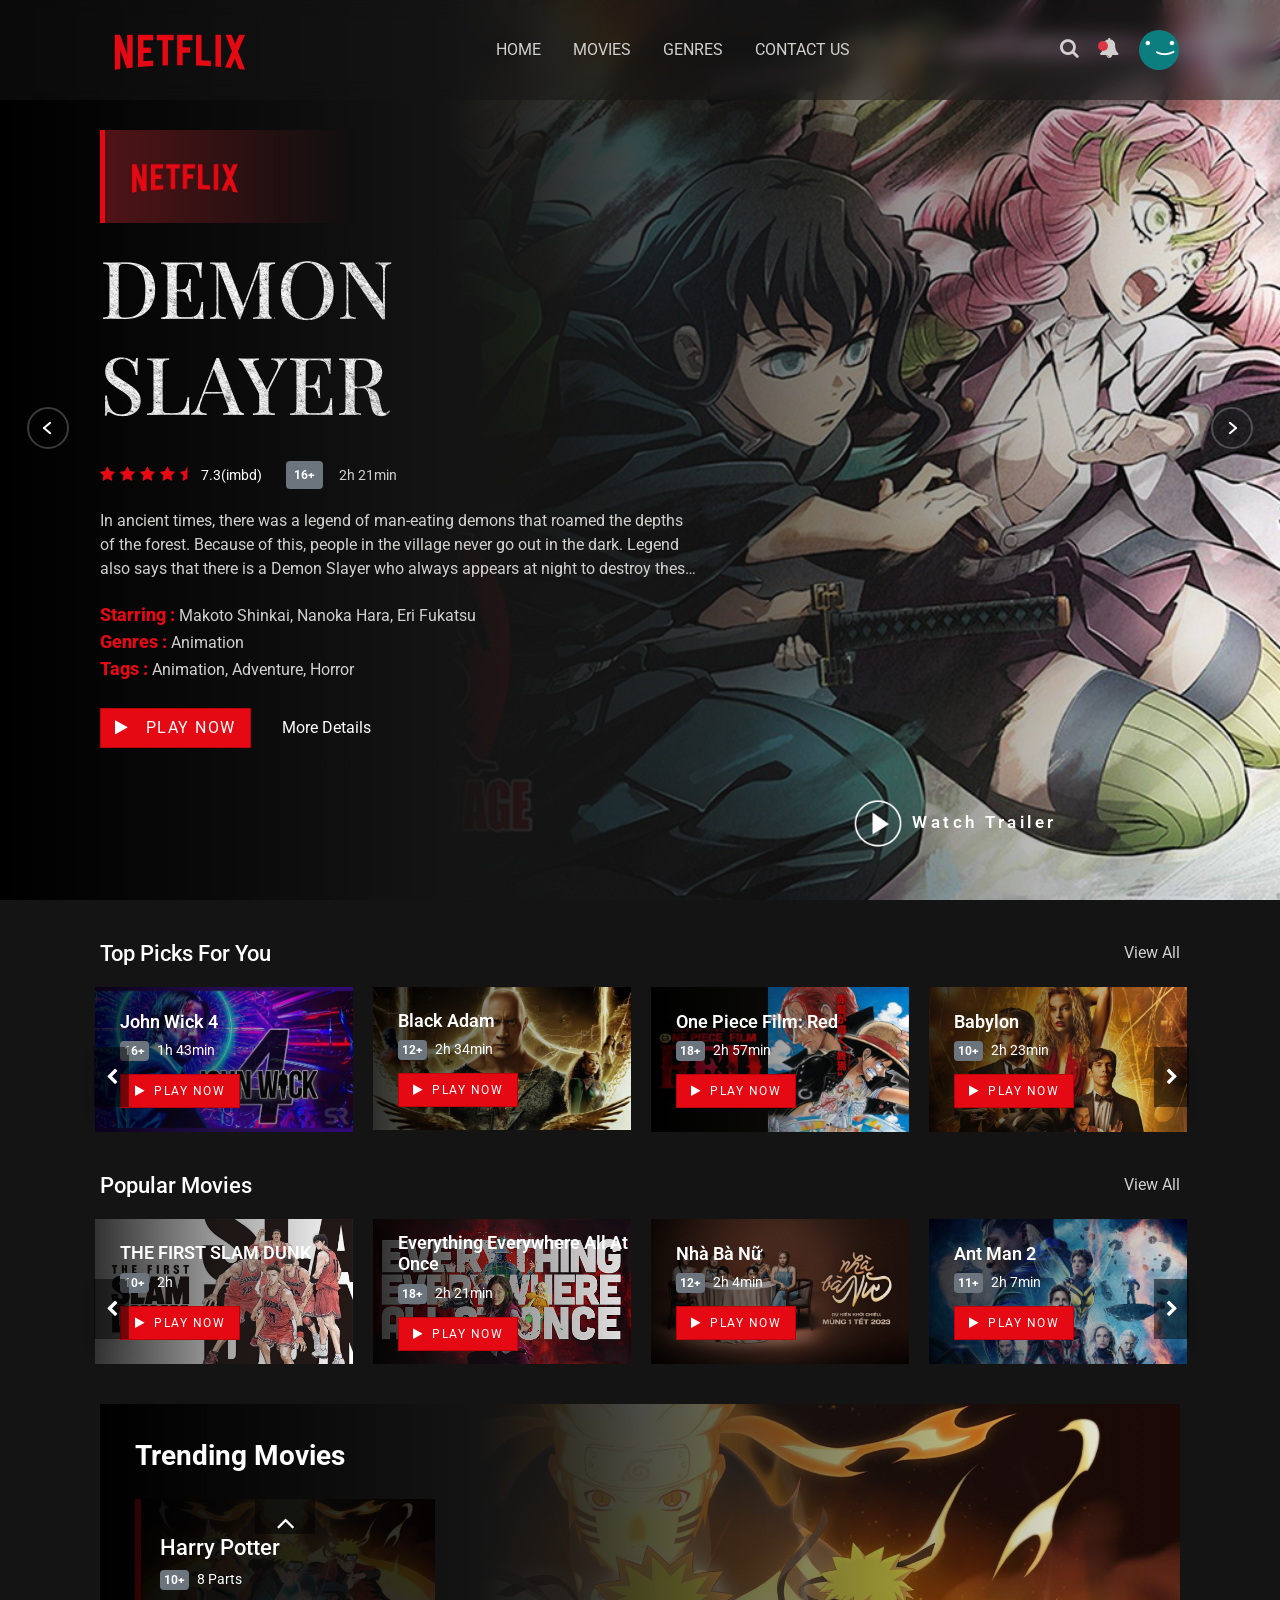
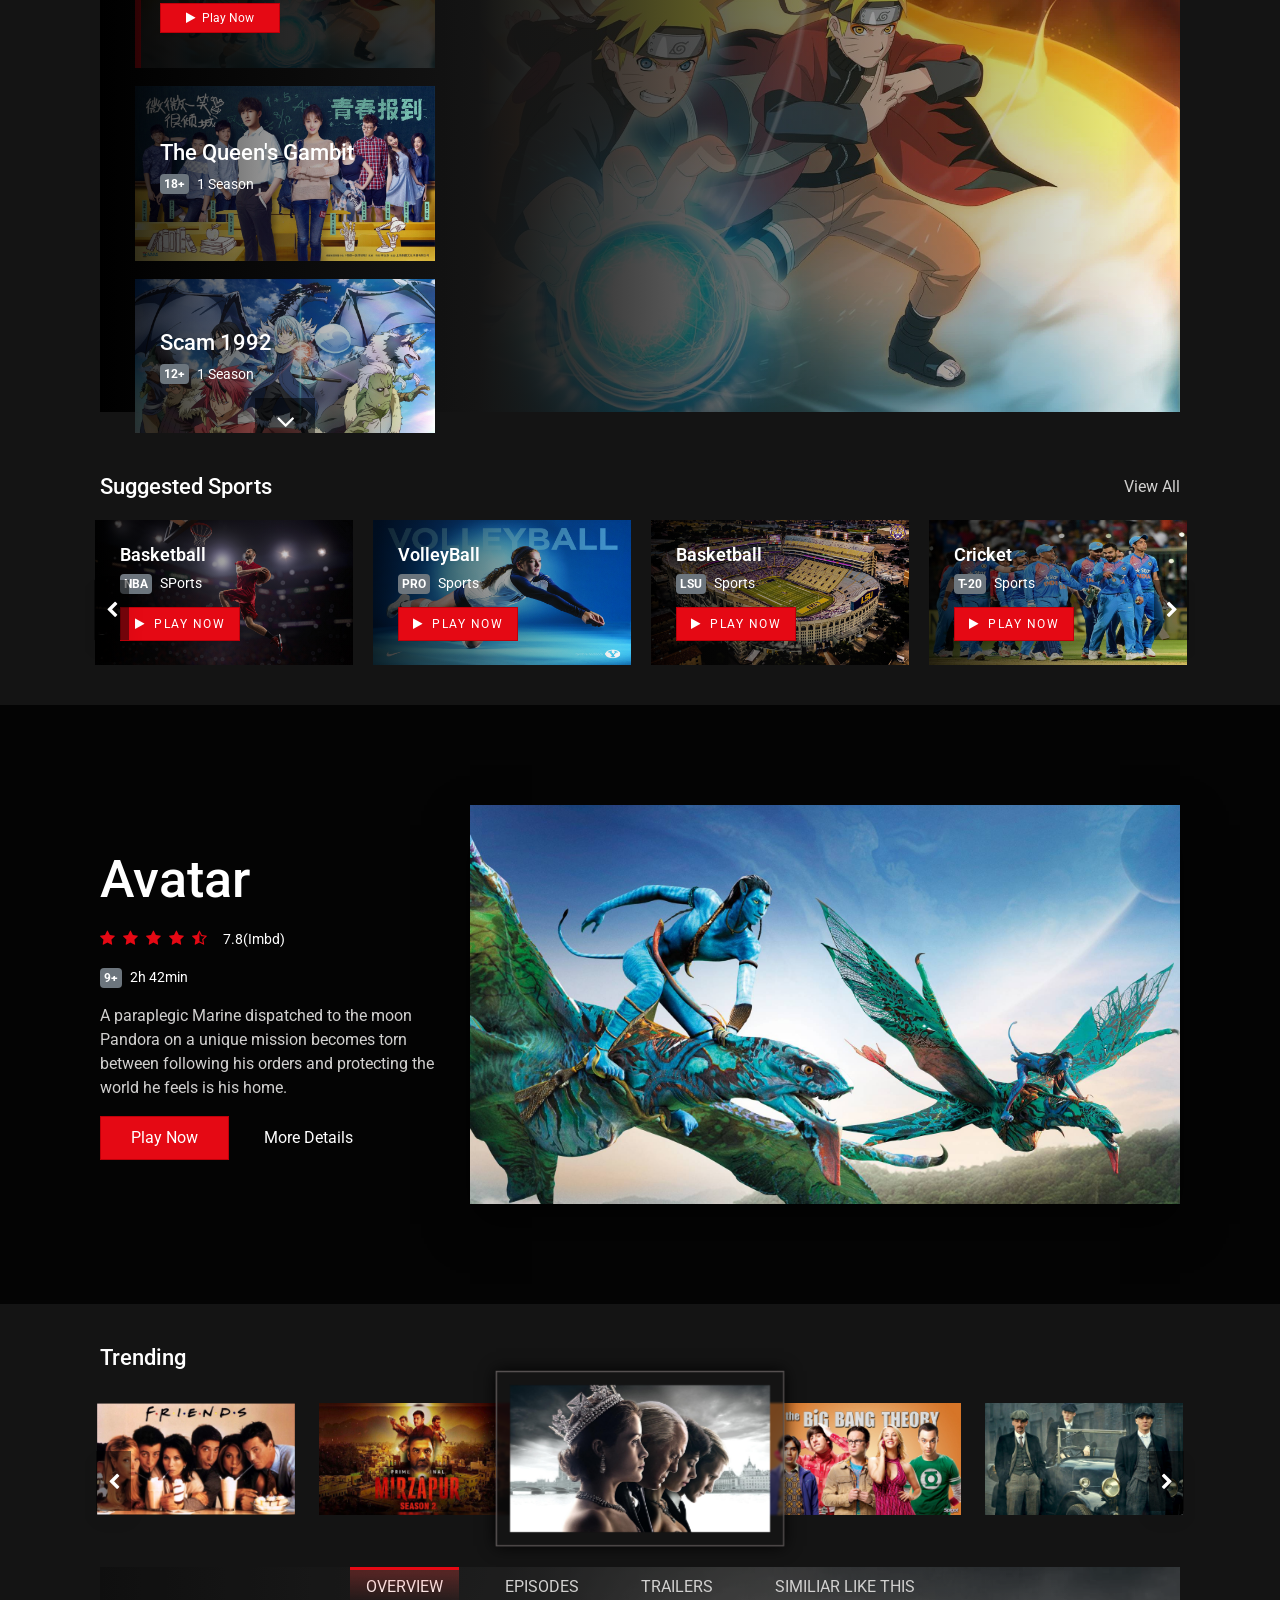
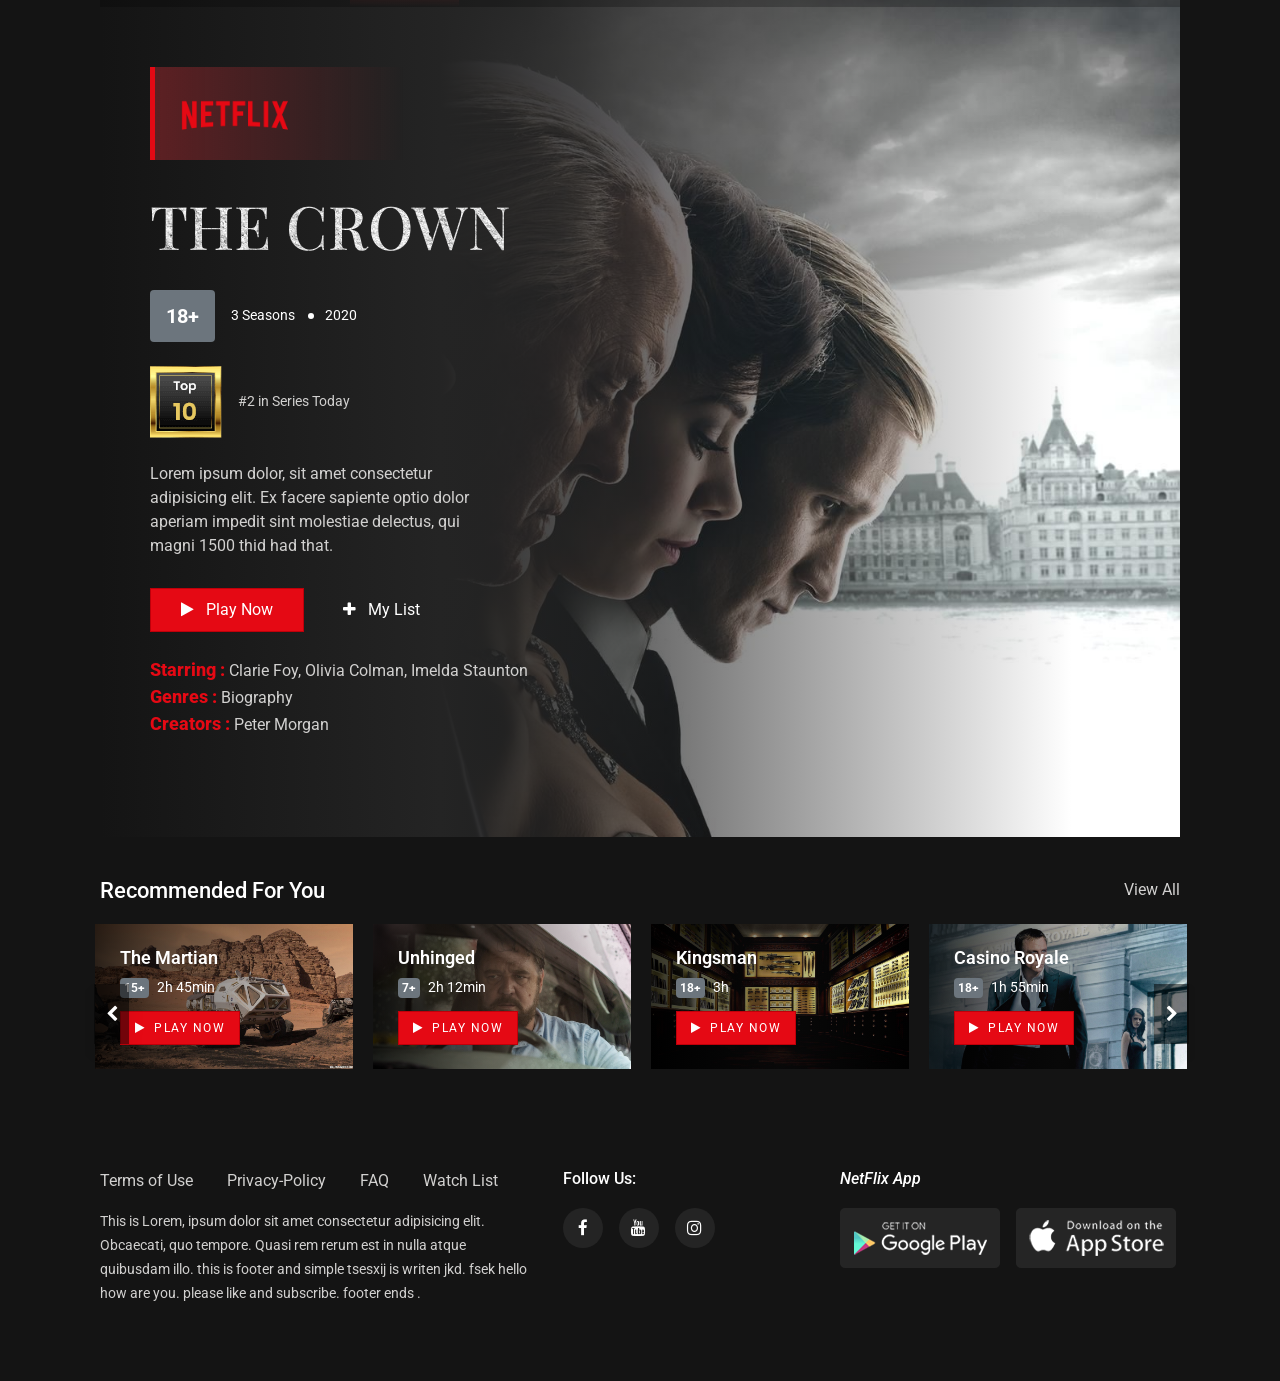
<file: home.html>
<!DOCTYPE html>
<html lang="en">

<head>
  <meta charset="UTF-8" />
  <meta http-equiv="X-UA-Compatible" content="IE=edge" />
  <meta name="viewport" content="width=device-width, initial-scale=1.0" />
  <title>Video Streaming</title>
  <link rel="stylesheet" href="css/bootstrap.min.css" />
  <link rel="stylesheet" href="https://stackpath.bootstrapcdn.com/font-awesome/4.7.0/css/font-awesome.min.css" />
  <!-- i will provide this in description  -->
  <link rel="stylesheet" href="css/slick.css" />
  <link rel="stylesheet" href="css/slick-theme.css" />
  <link rel="stylesheet" href="css/owl.carousel.min.css" />
  <link rel="stylesheet" href="css/animate.min.css" />
  <link rel="stylesheet" href="css/magnific-popup.css" />
  <link rel="stylesheet" href="css/select2.min.css" />
  <link rel="stylesheet" href="css/select2-bootstrap4.min.css" />

  <link rel="stylesheet" href="css/slick-animation.css" />
  <link rel="stylesheet" href="style.css" />
</head>

<body>
  <header id="main-header">
    <div class="main-header">
      <div class="container-fluid">
        <div class="row">
          <div class="col-sm-12">
            <nav class="navbar navbar-expand-lg navbar-light p-0">
              <a href="#" class="navbar-toggler c-toggler" data-toggle="collapse" data-target="#navbarSupportedContent"
                aria-controls="navbarSupportedContent" aria-expanded="false" aria-label="Toggle navigation">
                <div class="navbar-toggler-icon" data-toggle="collapse">
                  <span class="navbar-menu-icon navbar-menu-icon--top"></span>
                  <span class="navbar-menu-icon navbar-menu-icon--middle"></span>
                  <span class="navbar-menu-icon navbar-menu-icon--bottom"></span>
                </div>
              </a>
              <a href="index.html" class="navbar-brand">
                <img src="images/logo.png" class="img-fluid logo" alt="" />
              </a>
              <div class="collapse navbar-collapse" id="navbarSupportedContent">
                <div class="menu-main-menu-container">
                  <ul id="top-menu" class="navbar-nav ml-auto">
                    <li class="menu-item"><a href="#">Home</a></li>
                    <li class="menu-item"><a href="#">Movies</a></li>
                    <li class="menu-item"><a href="#">Genres</a></li>
                    <li class="menu-item">
                      <a href="#">Contact Us</a>
                      <ul class="sub-menu">
                        <li class="menu-item"><a href="#">About Us</a></li>
                        <li class="menu-item"><a href="#">Contact</a></li>
                        <li class="menu-item"><a href="#">FAQ</a></li>
                        <li class="menu-item">
                          <a href="#">Privacy-Policy</a>
                        </li>
                        <li class="menu-item">
                          <a href="#">Pricing</a>
                          <ul class="sub-menu">
                            <li class="menu-item">
                              <a href="#">Gold Membership</a>
                            </li>
                            <li class="menu-item">
                              <a href="#">Silver Membership</a>
                            </li>
                            <li class="menu-item">
                              <a href="#">Bronze Membership</a>
                            </li>
                          </ul>
                        </li>
                      </ul>
                    </li>
                  </ul>
                </div>
              </div>
              <div class="mobile-more-menu">
                <a href="javascript:void(0);" class="more-toggle" id="dropdownMenuButton" data-toggle="more-toggle"
                  aria-haspopup="true" aria-expanded="false">
                  <i class="fa fa-ellipsis-h"></i>
                </a>
                <div class="more-menu" aria-labelledby="dropdownMenuButton">
                  <div class="navbar-right position-relative">
                    <ul class="d-flex align-items-center justify-content-end list-inline m-0">
                      <li>
                        <a href="#" class="search-toggle">
                          <i class="fa fa-search"></i>
                        </a>
                        <div class="search-box iq-search-bar">
                          <form action="#" class="searchbox">
                            <div class="form-group position-relative">
                              <input type="text" class="text search-input font-size-12"
                                placeholder="type here to search..." />
                              <i class="search-link fa fa-search"></i>
                            </div>
                          </form>
                        </div>
                      </li>
                      <li class="nav-item nav-icon">
                        <a href="#" class="search-toggle position-relative">
                          <i class="fa fa-bell"></i>
                          <span class="bg-danger dots"></span>
                        </a>
                        <div class="iq-sub-dropdown">
                          <div class="iq-card shadow-none m-0">
                            <div class="iq-card-body">
                              <a href="#" class="iq-sub-card">
                                <div class="media align-items-center">
                                  <img src="images/notify/thumb-1.jpg" alt="" class="img-fluid mr-3" />
                                  <div class="media-body">
                                    <h6 class="mb-0">Captain Marvel</h6>
                                    <small class="font-size-12">just now</small>
                                  </div>
                                </div>
                              </a>
                              <a href="#" class="iq-sub-card">
                                <div class="media align-items-center">
                                  <img src="images/notify/thumb-2.jpg" alt="" class="img-fluid mr-3" />
                                  <div class="media-body">
                                    <h6 class="mb-0">
                                      Dora and The Lost City of Gold
                                    </h6>
                                    <small class="font-size-12">25 mins ago</small>
                                  </div>
                                </div>
                              </a>
                              <a href="#" class="iq-sub-card">
                                <div class="media align-items-center">
                                  <img src="images/notify/thumb-3.jpg" alt="" class="img-fluid mr-3" />
                                  <div class="media-body">
                                    <h6 class="mb-0">Mulan</h6>
                                    <small class="font-size-12">1h 30 mins ago</small>
                                  </div>
                                </div>
                              </a>
                            </div>
                          </div>
                        </div>
                      </li>
                      <li>
                        <a href="#" class="iq-user-dropdown search-toggle d-flex align-items-center">
                          <img src="images/user/user.png" class="img-fluid user-m rounded-circle" alt="" />
                        </a>
                        <div class="iq-sub-dropdown iq-user-dropdown">
                          <div class="iq-card shadow-none m-0">
                            <div class="iq-card-body p-0 pl-3 pr-3">
                              <a href="#" class="iq-sub-card setting-dropdown">
                                <div class="media align-items-center">
                                  <div class="right-icon">
                                    <i class="fa fa-user text-primary"></i>
                                  </div>
                                  <div class="media-body ml-3">
                                    <h6 class="mb-0">Manage Profile</h6>
                                  </div>
                                </div>
                              </a>
                              <a href="#" class="iq-sub-card setting-dropdown">
                                <div class="media align-items-center">
                                  <div class="right-icon">
                                    <i class="fa fa-cog text-primary"></i>
                                  </div>
                                  <div class="media-body ml-3">
                                    <h6 class="mb-0">Settings</h6>
                                  </div>
                                </div>
                              </a>
                              <a href="#" class="iq-sub-card setting-dropdown">
                                <div class="media align-items-center">
                                  <div class="right-icon">
                                    <i class="fa fa-inr text-primary"></i>
                                  </div>
                                  <div class="media-body ml-3">
                                    <h6 class="mb-0">Pricing Plan</h6>
                                  </div>
                                </div>
                              </a>
                              <a href="#" class="iq-sub-card setting-dropdown">
                                <div class="media align-items-center">
                                  <div class="right-icon">
                                    <i class="fa fa-sign-out text-primary"></i>
                                  </div>
                                  <div class="media-body ml-3">
                                    <h6 class="mb-0" >Log out</h6>
                                  </div>
                                </div>
                              </a>
                            </div>
                          </div>
                        </div>
                      </li>
                    </ul>
                  </div>
                </div>
              </div>

              <div class="navbar-right menu-right">
                <ul class="d-flex align-items-center list-inline m-0">
                  <li class="nav-item nav-icon">
                    <a href="#" class="search-toggle device-search">
                      <i class="fa fa-search"></i>
                    </a>
                    <div class="search-box iq-search-bar d-search">
                      <form action="#" class="searchbox">
                        <div class="form-group position-relative">
                          <input type="text" class="text search-input font-size-12"
                            placeholder="type here to search..." />
                          <i class="search-link fa fa-search"></i>
                        </div>
                      </form>
                    </div>
                  </li>
                  <li class="nav-item nav-icon">
                    <a href="#" class="search-toggle" data-toggle="search-toggle">
                      <i class="fa fa-bell"></i>
                      <span class="bg-danger dots"></span>
                    </a>
                    <div class="iq-sub-dropdown">
                      <div class="iq-card shadow-none m-0">
                        <div class="iq-card-body">
                          <a href="#" class="iq-sub-card">
                            <div class="media align-items-center">
                              <img src="images/notify/thumb-1.jpg" alt="" class="img-fluid mr-3" />
                              <div class="media-body">
                                <h6 class="mb-0">Captain Marvel</h6>
                                <small class="font-size-12">just now</small>
                              </div>
                            </div>
                          </a>
                          <a href="#" class="iq-sub-card">
                            <div class="media align-items-center">
                              <img src="images/notify/thumb-2.jpg" alt="" class="img-fluid mr-3" />
                              <div class="media-body">
                                <h6 class="mb-0">
                                  Dora and The Lost City of Gold
                                </h6>
                                <small class="font-size-12">25 mins ago</small>
                              </div>
                            </div>
                          </a>
                          <a href="#" class="iq-sub-card">
                            <div class="media align-items-center">
                              <img src="images/notify/thumb-3.jpg" alt="" class="img-fluid mr-3" />
                              <div class="media-body">
                                <h6 class="mb-0">Mulan</h6>
                                <small class="font-size-12">1h 30 mins ago</small>
                              </div>
                            </div>
                          </a>
                        </div>
                      </div>
                    </div>
                  </li>
                  <li class="nav-item nav-icon">
                    <a href="#" class="iq-user-dropdown search-toggle d-flex align-items-center p-0">
                      <img src="images/user/user.png" class="img-fluid user-m rounded-circle" alt="" />
                    </a>
                    <div class="iq-sub-dropdown iq-user-dropdown">
                      <div class="iq-card shadow-none m-0">
                        <div class="iq-card-body p-0 pl-3 pr-3">
                          <a href="#" class="iq-sub-card setting-dropdown">
                            <div class="media align-items-center">
                              <div class="right-icon">
                                <i class="fa fa-user text-primary"></i>
                              </div>
                              <div class="media-body ml-3">
                                <h6 class="mb-0">Manage Profile</h6>
                              </div>
                            </div>
                          </a>
                          <a href="#" class="iq-sub-card setting-dropdown">
                            <div class="media align-items-center">
                              <div class="right-icon">
                                <i class="fa fa-cog text-primary"></i>
                              </div>
                              <div class="media-body ml-3">
                                <h6 class="mb-0">Settings</h6>
                              </div>
                            </div>
                          </a>
                          <a href="#" class="iq-sub-card setting-dropdown">
                            <div class="media align-items-center">
                              <div class="right-icon">
                                <i class="fa fa-inr text-primary"></i>
                              </div>
                              <div class="media-body ml-3">
                                <h6 class="mb-0">Pricing Plan</h6>
                              </div>
                            </div>
                          </a>
                          <a href="index.html" class="iq-sub-card setting-dropdown">
                            <div class="media align-items-center">
                              <div class="right-icon">
                                <i class="fa fa-sign-out text-primary"></i>
                              </div>
                              <div class="media-body ml-3">
                                <h6 class="mb-0" >Log out</h6>
                              </div>
                            </div>
                          </a>
                        </div>
                      </div>
                    </div>
                  </li>
                </ul>
              </div>
            </nav>
            <div class="nav-overlay"></div>
          </div>
        </div>
      </div>
    </div>
  </header>

  <!-- slider starts  -->
  <section id="home" class="iq-main-slider p-0">
    <div id="home-slider" class="slider m-0 p-0">
      <div class="slide slick-bg s-bg-1">
        <div class="container-fluid position-relative h-100">
          <div class="slider-inner h-100">
            <div class="row align-items-center h--100">
              <div class="col-xl-6 col-lg-12 col-md-12">
                <a href="javascript:void(0)">
                  <div class="channel-logo" data-animation-in="fadeInLeft" data-delay-in="0.5">
                    <img src="images/logo.png" class="c-logo" alt="" />
                  </div>
                </a>
                <h1 class="slider-text big-title title text-uppercase" data-animation-in="fadeInLeft"
                  data-delay-in="0.6">
                  DEMON SLAYER
                </h1>
                <div class="d-flex flex-wrap align-items-center fadeInLeft animated" data-animation-in="fadeInLeft"
                  style="opacity: 1">
                  <div class="slider-ratting d-flex align-items-center mr-4 mt-2 mt-md-3">
                    <ul
                      class="ratting-start p-0 m-0 list-inline text-primary d-flex align-items-center justify-content-left">
                      <li><i class="fa fa-star"></i></li>
                      <li><i class="fa fa-star"></i></li>
                      <li><i class="fa fa-star"></i></li>
                      <li><i class="fa fa-star"></i></li>
                      <li><i class="fa fa-star-half"></i></li>
                    </ul>
                    <span class="text-white ml-2">7.3(imbd)</span>
                  </div>
                  <div class="d-flex align-items-center mt-2 mt-md-3">
                    <span class="badge badge-secondary p-2">16+</span>
                    <span class="ml-3">2h 21min</span>
                  </div>
                </div>
                <p data-animation-in="fadeInUp">
                  In ancient times, there was a legend of man-eating demons that roamed the depths of the forest. Because of this, people in the village never go out in the dark. Legend also says that there is a Demon Slayer who always appears at night to destroy these bloodthirsty demons. For young Tanjiro, that folk tale has become the bitter reality he has to endure...
                </p>
                <div class="trending-list" data-animation-in="fadeInUp" data-delay-in="1.2">
                  <div class="text-primary title starring">
                    Starring :
                    <span class="text-body">Makoto Shinkai, Nanoka Hara, Eri Fukatsu</span>
                  </div>
                  <div class="text-primary title genres">
                    Genres : <span class="text-body">Animation</span>
                  </div>
                  <div class="text-primary title tag">
                    Tags :
                    <span class="text-body">Animation, Adventure, Horror</span>
                  </div>
                </div>
                <div class="d-flex align-items-center r-mb-23 mt-4" data-animation-in="fadeInUp" data-delay-in="1.2">
                  <a href="#" class="btn btn-hover iq-button"><i class="fa fa-play mr-3"></i>Play Now</a>
                  <a href="#" class="btn btn-link">More Details</a>
                </div>
              </div>
            </div>
            <div class="col-xl-5 col-lg-12 col-md-12 trailor-video">
              <a href="video/trailer.mp4" class="video-open playbtn">
                <img src="images/play.png" class="play" alt="" />
                <span class="w-trailor">Watch Trailer</span>
              </a>
            </div>
          </div>
        </div>
      </div>
      <div class="slide slick-bg s-bg-2">
        <div class="container-fluid position-relative h-100">
          <div class="slider-inner h-100">
            <div class="row align-items-center h--100">
              <div class="col-xl-6 col-lg-12 col-md-12">
                <a href="javascript:void(0)">
                  <div class="channel-logo" data-animation-in="fadeInLeft" data-delay-in="0.5">
                    <img src="images/logo.png" class="c-logo" alt="" />
                  </div>
                </a>
                <h1 class="slider-text big-title title text-uppercase" data-animation-in="fadeInLeft"
                  data-delay-in="0.6">
                  Avatar 2
                </h1>
                <div class="d-flex flex-wrap align-items-center fadeInLeft animated" data-animation-in="fadeInLeft"
                  style="opacity: 1">
                  <div class="slider-ratting d-flex align-items-center mr-4 mt-2 mt-md-3">
                    <ul
                      class="ratting-start p-0 m-0 list-inline text-primary d-flex align-items-center justify-content-left">
                      <li><i class="fa fa-star"></i></li>
                      <li><i class="fa fa-star"></i></li>
                      <li><i class="fa fa-star"></i></li>
                      <li><i class="fa fa-star"></i></li>
                      <li><i class="fa fa-star-half"></i></li>
                    </ul>
                    <span class="text-white ml-2">7.4(imbd)</span>
                  </div>
                  <div class="d-flex align-items-center mt-2 mt-md-3">
                    <span class="badge badge-secondary p-2">13+</span>
                    <span class="ml-3">1h 42min</span>
                  </div>
                </div>
                <p data-animation-in="fadeInUp">
                  The two main characters, Jake Sully and Neytiri, now a couple, vow to stay together. However, the two are forced to leave home and explore new lands on the moon Pandora, which is when the old dangers return to them.
                </p>
                <div class="trending-list" data-animation-in="fadeInUp" data-delay-in="1.2">
                  <div class="text-primary title starring">
                    Starring :
                    <span class="text-body">Kristan Bell, Idina menzel, Jonathan Groff</span>
                  </div>
                  <div class="text-primary title genres">
                    Genres : <span class="text-body">Animation</span>
                  </div>
                  <div class="text-primary title tag">
                    Tags :
                    <span class="text-body">Animation, Adventure, Comedy</span>
                  </div>
                </div>
                <div class="d-flex align-items-center r-mb-23 mt-4" data-animation-in="fadeInUp" data-delay-in="1.2">
                  <a href="#" class="btn btn-hover iq-button"><i class="fa fa-play mr-3"></i>Play Now</a>
                  <a href="#" class="btn btn-link">More Details</a>
                </div>
              </div>
            </div>
            <div class="col-xl-5 col-lg-12 col-md-12 trailor-video">
              <a href="video/trailer.mp4" class="video-open playbtn">
                <img src="images/play.png" class="play" alt="" />
                <span class="w-trailor">Watch Trailer</span>
              </a>
            </div>
          </div>
        </div>
      </div>
      <div class="slide slick-bg s-bg-3">
        <div class="container-fluid position-relative h-100">
          <div class="slider-inner h-100">
            <div class="row align-items-center h--100">
              <div class="col-xl-6 col-lg-12 col-md-12">
                <a href="javascript:void(0)">
                  <div class="channel-logo" data-animation-in="fadeInLeft" data-delay-in="0.5">
                    <img src="images/logo.png" class="c-logo" alt="" />
                  </div>
                </a>
                <h1 class="slider-text big-title title text-uppercase" data-animation-in="fadeInLeft"
                  data-delay-in="0.6">
                  The Conjuring
                </h1>
                <div class="d-flex flex-wrap align-items-center fadeInLeft animated" data-animation-in="fadeInLeft"
                  style="opacity: 1">
                  <div class="slider-ratting d-flex align-items-center mr-4 mt-2 mt-md-3">
                    <ul
                      class="ratting-start p-0 m-0 list-inline text-primary d-flex align-items-center justify-content-left">
                      <li><i class="fa fa-star"></i></li>
                      <li><i class="fa fa-star"></i></li>
                      <li><i class="fa fa-star"></i></li>
                      <li><i class="fa fa-star"></i></li>
                      <li><i class="fa fa-star-half"></i></li>
                    </ul>
                    <span class="text-white ml-2">7.5(imbd)</span>
                  </div>
                  <div class="d-flex align-items-center mt-2 mt-md-3">
                    <span class="badge badge-secondary p-2">16+</span>
                    <span class="ml-3">1h 52min</span>
                  </div>
                </div>
                <p data-animation-in="fadeInUp">
                  Paranomal investigators Ed and Lorraine Warren work to help
                  a family terrorized by a dark presence in their farmhouse.
                </p>
                <div class="trending-list" data-animation-in="fadeInUp" data-delay-in="1.2">
                  <div class="text-primary title starring">
                    Starring :
                    <span class="text-body">Patrick Wilson, Vera Farminga, Ron Livingston</span>
                  </div>
                  <div class="text-primary title genres">
                    Genres : <span class="text-body">Horror</span>
                  </div>
                  <div class="text-primary title tag">
                    Tags :
                    <span class="text-body">Horror, Mystery, Thriller</span>
                  </div>
                </div>
                <div class="d-flex align-items-center r-mb-23 mt-4" data-animation-in="fadeInUp" data-delay-in="1.2">
                  <a href="#" class="btn btn-hover iq-button"><i class="fa fa-play mr-3"></i>Play Now</a>
                  <a href="#" class="btn btn-link">More Details</a>
                </div>
              </div>
            </div>
            <div class="col-xl-5 col-lg-12 col-md-12 trailor-video">
              <a href="video/trailer.mp4" class="video-open playbtn">
                <img src="images/play.png" class="play" alt="" />
                <span class="w-trailor">Watch Trailer</span>
              </a>
            </div>
          </div>
        </div>
      </div>
    </div>
  </section>
  <!-- slider ends -->

  <!-- main content starts  -->
  <div class="main-content">
    <!-- favorite section starts   -->

    <section id="iq-favorites">
      <div class="container-fluid">
        <div class="row">
          <div class="col-sm-12 overflow-hidden">
            <div class="iq-main-header d-flex align-items-center justify-content-between">
              <h4 class="main-title">Top Picks For You</h4>
              <a href="#" class="iq-view-all">View All</a>
            </div>
            <div class="favorite-contens">
              <ul class="favorites-slider list-inline row p-0 mb-0">
                <!-- slide item 1 -->
                <li class="slide-item">
                  <div class="block-images position-relative">
                    <div class="img-box">
                      <img src="images/favorite/f1.jpg" class="img-fluid" alt="" />
                    </div>
                    <div class="block-description">
                      <h6 class="iq-title">
                        <a href="#"> John Wick 4 </a>
                      </h6>
                      <div class="movie-time d-flex align-items-center my-2">
                        <div class="badge badge-secondary p-1 mr-2">16+</div>
                        <span class="text-white">1h 43min</span>
                      </div>
                      <div class="hover-buttons">
                        <span class="btn btn-hover iq-button">
                          <i class="fa fa-play mr-1"></i>
                          Play Now
                        </span>
                      </div>
                    </div>
                    <div class="block-social-info">
                      <ul class="list-inline p-0 m-0 music-play-lists">
                        <li class="share">
                          <span><i class="fa fa-share-alt"></i></span>
                          <div class="share-box">
                            <div class="d-flex align-items-center">
                              <a href="#" class="share-ico"><i class="fa fa-share-alt"></i></a>
                              <a href="#" class="share-ico"><i class="fa fa-youtube"></i></a>
                              <a href="#" class="share-ico"><i class="fa fa-instagram"></i></a>
                            </div>
                          </div>
                        </li>
                        <li>
                          <span><i class="fa fa-heart"></i></span>
                          <span class="count-box">19+</span>
                        </li>
                        <li>
                          <span><i class="fa fa-plus"></i></span>
                        </li>
                      </ul>
                    </div>
                  </div>
                </li>
                <!-- slide item 2 -->
                <li class="slide-item">
                  <div class="block-images position-relative">
                    <div class="img-box">
                      <img src="images/favorite/f2.jpg" class="img-fluid" alt="" />
                    </div>
                    <div class="block-description">
                      <h6 class="iq-title">
                        <a href="#"> Black Adam </a>
                      </h6>
                      <div class="movie-time d-flex align-items-center my-2">
                        <div class="badge badge-secondary p-1 mr-2">12+</div>
                        <span class="text-white">2h 34min</span>
                      </div>
                      <div class="hover-buttons">
                        <span class="btn btn-hover iq-button">
                          <i class="fa fa-play mr-1"></i>
                          Play Now
                        </span>
                      </div>
                    </div>
                    <div class="block-social-info">
                      <ul class="list-inline p-0 m-0 music-play-lists">
                        <li class="share">
                          <span><i class="fa fa-share-alt"></i></span>
                          <div class="share-box">
                            <div class="d-flex align-items-center">
                              <a href="#" class="share-ico"><i class="fa fa-share-alt"></i></a>
                              <a href="#" class="share-ico"><i class="fa fa-youtube"></i></a>
                              <a href="#" class="share-ico"><i class="fa fa-instagram"></i></a>
                            </div>
                          </div>
                        </li>
                        <li>
                          <span><i class="fa fa-heart"></i></span>
                          <span class="count-box">58+</span>
                        </li>
                        <li>
                          <span><i class="fa fa-plus"></i></span>
                        </li>
                      </ul>
                    </div>
                  </div>
                </li>
                <!-- slide item 3 -->
                <li class="slide-item">
                  <div class="block-images position-relative">
                    <div class="img-box">
                      <img src="images/favorite/f3.jpg" class="img-fluid" alt="" />
                    </div>
                    <div class="block-description">
                      <h6 class="iq-title">
                        <a href="#">One Piece Film: Red</a>
                      </h6>
                      <div class="movie-time d-flex align-items-center my-2">
                        <div class="badge badge-secondary p-1 mr-2">18+</div>
                        <span class="text-white">2h 57min</span>
                      </div>
                      <div class="hover-buttons">
                        <span class="btn btn-hover iq-button">
                          <i class="fa fa-play mr-1"></i>
                          Play Now
                        </span>
                      </div>
                    </div>
                    <div class="block-social-info">
                      <ul class="list-inline p-0 m-0 music-play-lists">
                        <li class="share">
                          <span><i class="fa fa-share-alt"></i></span>
                          <div class="share-box">
                            <div class="d-flex align-items-center">
                              <a href="#" class="share-ico"><i class="fa fa-share-alt"></i></a>
                              <a href="#" class="share-ico"><i class="fa fa-youtube"></i></a>
                              <a href="#" class="share-ico"><i class="fa fa-instagram"></i></a>
                            </div>
                          </div>
                        </li>
                        <li>
                          <span><i class="fa fa-heart"></i></span>
                          <span class="count-box">19+</span>
                        </li>
                        <li>
                          <span><i class="fa fa-plus"></i></span>
                        </li>
                      </ul>
                    </div>
                  </div>
                </li>
                <!-- slide item 4 -->
                <li class="slide-item">
                  <div class="block-images position-relative">
                    <div class="img-box">
                      <img src="images/favorite/f4.jpg" class="img-fluid" alt="" />
                    </div>
                    <div class="block-description">
                      <h6 class="iq-title">
                        <a href="#"> Babylon </a>
                      </h6>
                      <div class="movie-time d-flex align-items-center my-2">
                        <div class="badge badge-secondary p-1 mr-2">10+</div>
                        <span class="text-white">2h 23min</span>
                      </div>
                      <div class="hover-buttons">
                        <span class="btn btn-hover iq-button">
                          <i class="fa fa-play mr-1"></i>
                          Play Now
                        </span>
                      </div>
                    </div>
                    <div class="block-social-info">
                      <ul class="list-inline p-0 m-0 music-play-lists">
                        <li class="share">
                          <span><i class="fa fa-share-alt"></i></span>
                          <div class="share-box">
                            <div class="d-flex align-items-center">
                              <a href="#" class="share-ico"><i class="fa fa-share-alt"></i></a>
                              <a href="#" class="share-ico"><i class="fa fa-youtube"></i></a>
                              <a href="#" class="share-ico"><i class="fa fa-instagram"></i></a>
                            </div>
                          </div>
                        </li>
                        <li>
                          <span><i class="fa fa-heart"></i></span>
                          <span class="count-box">19+</span>
                        </li>
                        <li>
                          <span><i class="fa fa-plus"></i></span>
                        </li>
                      </ul>
                    </div>
                  </div>
                </li>
                <!-- slide item 5 -->
                <li class="slide-item">
                  <div class="block-images position-relative">
                    <div class="img-box">
                      <img src="images/favorite/f5.jpg" class="img-fluid" alt="" />
                    </div>
                    <div class="block-description">
                      <h6 class="iq-title">
                        <a href="#"> Doctor Strange </a>
                      </h6>
                      <div class="movie-time d-flex align-items-center my-2">
                        <div class="badge badge-secondary p-1 mr-2">12+</div>
                        <span class="text-white">1h 55min</span>
                      </div>
                      <div class="hover-buttons">
                        <span class="btn btn-hover iq-button">
                          <i class="fa fa-play mr-1"></i>
                          Play Now
                        </span>
                      </div>
                    </div>
                    <div class="block-social-info">
                      <ul class="list-inline p-0 m-0 music-play-lists">
                        <li class="share">
                          <span><i class="fa fa-share-alt"></i></span>
                          <div class="share-box">
                            <div class="d-flex align-items-center">
                              <a href="#" class="share-ico"><i class="fa fa-share-alt"></i></a>
                              <a href="#" class="share-ico"><i class="fa fa-youtube"></i></a>
                              <a href="#" class="share-ico"><i class="fa fa-instagram"></i></a>
                            </div>
                          </div>
                        </li>
                        <li>
                          <span><i class="fa fa-heart"></i></span>
                          <span class="count-box">19+</span>
                        </li>
                        <li>
                          <span><i class="fa fa-plus"></i></span>
                        </li>
                      </ul>
                    </div>
                  </div>
                </li>
              </ul>
            </div>
          </div>
        </div>
      </div>
    </section>

    <!-- favourite section ends -->

    <!-- upcoming contents section starts  -->
    <section id="iq-upcoming-movie">
      <div class="container-fluid">
        <div class="row">
          <div class="col-sm-12 overflow-hidden">
            <div class="iq-main-header d-flex align-items-center justify-content-between">
              <h4 class="main-title">Popular Movies</h4>
              <a href="#" class="iq-view-all">View All</a>
            </div>
            <div class="favorite-contens">
              <ul class="favorites-slider list-inline row p-0 mb-0">
                <!-- slide item 1 -->
                <li class="slide-item">
                  <div class="block-images position-relative">
                    <div class="img-box">
                      <img src="images/popular/u1.jpg" class="img-fluid" alt="" />
                    </div>
                    <div class="block-description">
                      <h6 class="iq-title">
                        <a href="#"> THE FIRST SLAM DUNK </a>
                      </h6>
                      <div class="movie-time d-flex align-items-center my-2">
                        <div class="badge badge-secondary p-1 mr-2">10+</div>
                        <span class="text-white">2h</span>
                      </div>
                      <div class="hover-buttons">
                        <span class="btn btn-hover iq-button">
                          <i class="fa fa-play mr-1"></i>
                          Play Now
                        </span>
                      </div>
                    </div>
                    <div class="block-social-info">
                      <ul class="list-inline p-0 m-0 music-play-lists">
                        <li class="share">
                          <span><i class="fa fa-share-alt"></i></span>
                          <div class="share-box">
                            <div class="d-flex align-items-center">
                              <a href="#" class="share-ico"><i class="fa fa-share-alt"></i></a>
                              <a href="#" class="share-ico"><i class="fa fa-youtube"></i></a>
                              <a href="#" class="share-ico"><i class="fa fa-instagram"></i></a>
                            </div>
                          </div>
                        </li>
                        <li>
                          <span><i class="fa fa-heart"></i></span>
                          <span class="count-box">89+</span>
                        </li>
                        <li>
                          <span><i class="fa fa-plus"></i></span>
                        </li>
                      </ul>
                    </div>
                  </div>
                </li>
                <!-- slide item 2 -->
                <li class="slide-item">
                  <div class="block-images position-relative">
                    <div class="img-box">
                      <img src="images/popular/u2.jpg" class="img-fluid" alt="" />
                    </div>
                    <div class="block-description">
                      <h6 class="iq-title">
                        <a href="#">Everything Everywhere All at Once </a>
                      </h6>
                      <div class="movie-time d-flex align-items-center my-2">
                        <div class="badge badge-secondary p-1 mr-2">18+</div>
                        <span class="text-white">2h 21min</span>
                      </div>
                      <div class="hover-buttons">
                        <span class="btn btn-hover iq-button">
                          <i class="fa fa-play mr-1"></i>
                          Play Now
                        </span>
                      </div>
                    </div>
                    <div class="block-social-info">
                      <ul class="list-inline p-0 m-0 music-play-lists">
                        <li class="share">
                          <span><i class="fa fa-share-alt"></i></span>
                          <div class="share-box">
                            <div class="d-flex align-items-center">
                              <a href="#" class="share-ico"><i class="fa fa-share-alt"></i></a>
                              <a href="#" class="share-ico"><i class="fa fa-youtube"></i></a>
                              <a href="#" class="share-ico"><i class="fa fa-instagram"></i></a>
                            </div>
                          </div>
                        </li>
                        <li>
                          <span><i class="fa fa-heart"></i></span>
                          <span class="count-box">35+</span>
                        </li>
                        <li>
                          <span><i class="fa fa-plus"></i></span>
                        </li>
                      </ul>
                    </div>
                  </div>
                </li>
                <!-- slide item 3 -->
                <li class="slide-item">
                  <div class="block-images position-relative">
                    <div class="img-box">
                      <img src="images/popular/u3.jpg" class="img-fluid" alt="" />
                    </div>
                    <div class="block-description">
                      <h6 class="iq-title">
                        <a href="#"> Nhà Bà Nữ</a>
                      </h6>
                      <div class="movie-time d-flex align-items-center my-2">
                        <div class="badge badge-secondary p-1 mr-2">12+</div>
                        <span class="text-white">2h 4min</span>
                      </div>
                      <div class="hover-buttons">
                        <span class="btn btn-hover iq-button">
                          <i class="fa fa-play mr-1"></i>
                          Play Now
                        </span>
                      </div>
                    </div>
                    <div class="block-social-info">
                      <ul class="list-inline p-0 m-0 music-play-lists">
                        <li class="share">
                          <span><i class="fa fa-share-alt"></i></span>
                          <div class="share-box">
                            <div class="d-flex align-items-center">
                              <a href="#" class="share-ico"><i class="fa fa-share-alt"></i></a>
                              <a href="#" class="share-ico"><i class="fa fa-youtube"></i></a>
                              <a href="#" class="share-ico"><i class="fa fa-instagram"></i></a>
                            </div>
                          </div>
                        </li>
                        <li>
                          <span><i class="fa fa-heart"></i></span>
                          <span class="count-box">99+</span>
                        </li>
                        <li>
                          <span><i class="fa fa-plus"></i></span>
                        </li>
                      </ul>
                    </div>
                  </div>
                </li>
                <!-- slide item 4 -->
                <li class="slide-item">
                  <div class="block-images position-relative">
                    <div class="img-box">
                      <img src="images/popular/u4.jpg" class="img-fluid" alt="" />
                    </div>
                    <div class="block-description">
                      <h6 class="iq-title">
                        <a href="#"> Ant Man 2</a>
                      </h6>
                      <div class="movie-time d-flex align-items-center my-2">
                        <div class="badge badge-secondary p-1 mr-2">11+</div>
                        <span class="text-white">2h 7min</span>
                      </div>
                      <div class="hover-buttons">
                        <span class="btn btn-hover iq-button">
                          <i class="fa fa-play mr-1"></i>
                          Play Now
                        </span>
                      </div>
                    </div>
                    <div class="block-social-info">
                      <ul class="list-inline p-0 m-0 music-play-lists">
                        <li class="share">
                          <span><i class="fa fa-share-alt"></i></span>
                          <div class="share-box">
                            <div class="d-flex align-items-center">
                              <a href="#" class="share-ico"><i class="fa fa-share-alt"></i></a>
                              <a href="#" class="share-ico"><i class="fa fa-youtube"></i></a>
                              <a href="#" class="share-ico"><i class="fa fa-instagram"></i></a>
                            </div>
                          </div>
                        </li>
                        <li>
                          <span><i class="fa fa-heart"></i></span>
                          <span class="count-box">19+</span>
                        </li>
                        <li>
                          <span><i class="fa fa-plus"></i></span>
                        </li>
                      </ul>
                    </div>
                  </div>
                </li>
                <!-- slide item 5 -->
                <li class="slide-item">
                  <div class="block-images position-relative">
                    <div class="img-box">
                      <img src="images/popular/u5.jpg" class="img-fluid" alt="" />
                    </div>
                    <div class="block-description">
                      <h6 class="iq-title">
                        <a href="#"> SHAZAM 2 </a>
                      </h6>
                      <div class="movie-time d-flex align-items-center my-2">
                        <div class="badge badge-secondary p-1 mr-2">12+</div>
                        <span class="text-white">2h 10min</span>
                      </div>
                      <div class="hover-buttons">
                        <span class="btn btn-hover iq-button">
                          <i class="fa fa-play mr-1"></i>
                          Play Now
                        </span>
                      </div>
                    </div>
                    <div class="block-social-info">
                      <ul class="list-inline p-0 m-0 music-play-lists">
                        <li class="share">
                          <span><i class="fa fa-share-alt"></i></span>
                          <div class="share-box">
                            <div class="d-flex align-items-center">
                              <a href="#" class="share-ico"><i class="fa fa-share-alt"></i></a>
                              <a href="#" class="share-ico"><i class="fa fa-youtube"></i></a>
                              <a href="#" class="share-ico"><i class="fa fa-instagram"></i></a>
                            </div>
                          </div>
                        </li>
                        <li>
                          <span><i class="fa fa-heart"></i></span>
                          <span class="count-box">19+</span>
                        </li>
                        <li>
                          <span><i class="fa fa-plus"></i></span>
                        </li>
                      </ul>
                    </div>
                  </div>
                </li>
              </ul>
            </div>
          </div>
        </div>
      </div>
    </section>
    <!-- upcoming contents section ends -->

    <!-- top ten trending  -->

    <section id="iq-topten">
      <div class="container-fluid">
        <div class="row">
          <div class="col-sm-12 overflow-hidden">
            <div class="topten-contents">
              <h4 class="main-title iq-title topten-title">
                Trending Movies
              </h4>
              <ul id="top-ten-slider" class="list-inline p-0 m-0 d-flex align-items-center">
                <li class="slick-bg">
                  <a href="#">
                    <img src="images/top-10/01.jpg" class="img-fluid w-100" alt="" />
                    <h6 class="iq-title"><a href="#">Black Panther</a></h6>
                  </a>
                </li>
                <li class="slick-bg">
                  <a href="#">
                    <img src="images/top-10/02.jpg" class="img-fluid w-100" alt="" />
                    <h6 class="iq-title">
                      <a href="#">The Queen's Gambit</a>
                    </h6>
                  </a>
                </li>
                <li class="slick-bg">
                  <a href="#">
                    <img src="images/top-10/03.jpg" class="img-fluid w-100" alt="" />
                    <h6 class="iq-title"><a href="#">Scam 1992</a></h6>
                  </a>
                </li>
                <li class="slick-bg">
                  <a href="#">
                    <img src="images/top-10/04.jpg" class="img-fluid w-100" alt="" />
                    <h6 class="iq-title"><a href="#">Stranger Things</a></h6>
                  </a>
                </li>
                <li class="slick-bg">
                  <a href="#">
                    <img src="images/top-10/05.jpg" class="img-fluid w-100" alt="" />
                    <h6 class="iq-title"><a href="#">BoJack Horsemen</a></h6>
                  </a>
                </li>
                <li class="slick-bg">
                  <a href="#">
                    <img src="images/top-10/06.jpg" class="img-fluid w-100" alt="" />
                    <h6 class="iq-title"><a href="#">Peaky Blinders</a></h6>
                  </a>
                </li>
              </ul>
              <div class="vertical_s">
                <ul id="top-ten-slider-nav" class="list-inline p-0 m-0 d-flex align-items-center">
                  <li>
                    <div class="block-images position-relative">
                      <a href="#">
                        <img src="images/top-10/01.jpg" class="img-fluid w-100" alt="" />
                      </a>
                      <div class="block-description">
                        <h5>Harry Potter</h5>
                        <div class="movie-time d-flex align-items-center my-2">
                          <div class="badge badge-secondary p-1 mr-2">
                            10+
                          </div>
                          <span class="text-white">8 Parts</span>
                        </div>
                        <div class="hover-buttons">
                          <a href="#" class="btn btn-hover" tabindex="0">
                            <i class="fa fa-play mr-1" aria-hidden="true"></i>
                            Play Now
                          </a>
                        </div>
                      </div>
                    </div>
                  </li>
                  <li>
                    <div class="block-images position-relative">
                      <a href="#">
                        <img src="images/top-10/02.jpg" class="img-fluid w-100" alt="" />
                      </a>
                      <div class="block-description">
                        <h5>The Queen's Gambit</h5>
                        <div class="movie-time d-flex align-items-center my-2">
                          <div class="badge badge-secondary p-1 mr-2">
                            18+
                          </div>
                          <span class="text-white">1 Season</span>
                        </div>
                        <div class="hover-buttons">
                          <a href="#" class="btn btn-hover" tabindex="0">
                            <i class="fa fa-play mr-1" aria-hidden="true"></i>
                            Play Now
                          </a>
                        </div>
                      </div>
                    </div>
                  </li>
                  <li>
                    <div class="block-images position-relative">
                      <a href="#">
                        <img src="images/top-10/03.jpg" class="img-fluid w-100" alt="" />
                      </a>
                      <div class="block-description">
                        <h5>Scam 1992</h5>
                        <div class="movie-time d-flex align-items-center my-2">
                          <div class="badge badge-secondary p-1 mr-2">
                            12+
                          </div>
                          <span class="text-white">1 Season</span>
                        </div>
                        <div class="hover-buttons">
                          <a href="#" class="btn btn-hover" tabindex="0">
                            <i class="fa fa-play mr-1" aria-hidden="true"></i>
                            Play Now
                          </a>
                        </div>
                      </div>
                    </div>
                  </li>
                  <li>
                    <div class="block-images position-relative">
                      <a href="#">
                        <img src="images/top-10/04.jpg" class="img-fluid w-100" alt="" />
                      </a>
                      <div class="block-description">
                        <h5>Stranger Things</h5>
                        <div class="movie-time d-flex align-items-center my-2">
                          <div class="badge badge-secondary p-1 mr-2">
                            16+
                          </div>
                          <span class="text-white">3 Season</span>
                        </div>
                        <div class="hover-buttons">
                          <a href="#" class="btn btn-hover" tabindex="0">
                            <i class="fa fa-play mr-1" aria-hidden="true"></i>
                            Play Now
                          </a>
                        </div>
                      </div>
                    </div>
                  </li>
                  <li>
                    <div class="block-images position-relative">
                      <a href="#">
                        <img src="images/top-10/05.jpg" class="img-fluid w-100" alt="" />
                      </a>
                      <div class="block-description">
                        <h5>BoJack Horseman</h5>
                        <div class="movie-time d-flex align-items-center my-2">
                          <div class="badge badge-secondary p-1 mr-2">
                            15+
                          </div>
                          <span class="text-white">6 Season</span>
                        </div>
                        <div class="hover-buttons">
                          <a href="#" class="btn btn-hover" tabindex="0">
                            <i class="fa fa-play mr-1" aria-hidden="true"></i>
                            Play Now
                          </a>
                        </div>
                      </div>
                    </div>
                  </li>
                  <li>
                    <div class="block-images position-relative">
                      <a href="#">
                        <img src="images/top-10/06.jpg" class="img-fluid w-100" alt="" />
                      </a>
                      <div class="block-description">
                        <h5>Peaky Blinders</h5>
                        <div class="movie-time d-flex align-items-center my-2">
                          <div class="badge badge-secondary p-1 mr-2">
                            20+
                          </div>
                          <span class="text-white">5 Season</span>
                        </div>
                        <div class="hover-buttons">
                          <a href="#" class="btn btn-hover" tabindex="0">
                            <i class="fa fa-play mr-1" aria-hidden="true"></i>
                            Play Now
                          </a>
                        </div>
                      </div>
                    </div>
                  </li>
                </ul>
              </div>
            </div>
          </div>
        </div>
      </div>
    </section>

    <section id="iq-suggested" class="s-margin">
      <div class="container-fluid">
        <div class="row">
          <div class="col-sm-12 overflow-hidden">
            <div class="iq-main-header d-flex align-items-center justify-content-between">
              <h4 class="main-title">Suggested Sports</h4>
              <a href="#" class="iq-view-all">View All</a>
            </div>
            <div class="favorite-contens">
              <ul class="favorites-slider list-inline row p-0 mb-0">
                <!-- slide item 1 -->
                <li class="slide-item">
                  <div class="block-images position-relative">
                    <div class="img-box">
                      <img src="images/suggested/01.jpg" class="img-fluid" alt="" />
                    </div>
                    <div class="block-description">
                      <h6 class="iq-title">
                        <a href="#"> Basketball </a>
                      </h6>
                      <div class="movie-time d-flex align-items-center my-2">
                        <div class="badge badge-secondary p-1 mr-2">NBA</div>
                        <span class="text-white">SPorts</span>
                      </div>
                      <div class="hover-buttons">
                        <span class="btn btn-hover iq-button">
                          <i class="fa fa-play mr-1"></i>
                          Play Now
                        </span>
                      </div>
                    </div>
                    <div class="block-social-info">
                      <ul class="list-inline p-0 m-0 music-play-lists">
                        <li class="share">
                          <span><i class="fa fa-share-alt"></i></span>
                          <div class="share-box">
                            <div class="d-flex align-items-center">
                              <a href="#" class="share-ico"><i class="fa fa-share-alt"></i></a>
                              <a href="#" class="share-ico"><i class="fa fa-youtube"></i></a>
                              <a href="#" class="share-ico"><i class="fa fa-instagram"></i></a>
                            </div>
                          </div>
                        </li>
                        <li>
                          <span><i class="fa fa-heart"></i></span>
                          <span class="count-box">89+</span>
                        </li>
                        <li>
                          <span><i class="fa fa-plus"></i></span>
                        </li>
                      </ul>
                    </div>
                  </div>
                </li>
                <!-- slide item 2 -->
                <li class="slide-item">
                  <div class="block-images position-relative">
                    <div class="img-box">
                      <img src="images/suggested/02.jpg" class="img-fluid" alt="" />
                    </div>
                    <div class="block-description">
                      <h6 class="iq-title">
                        <a href="#"> VolleyBall </a>
                      </h6>
                      <div class="movie-time d-flex align-items-center my-2">
                        <div class="badge badge-secondary p-1 mr-2">PRO</div>
                        <span class="text-white">Sports</span>
                      </div>
                      <div class="hover-buttons">
                        <span class="btn btn-hover iq-button">
                          <i class="fa fa-play mr-1"></i>
                          Play Now
                        </span>
                      </div>
                    </div>
                    <div class="block-social-info">
                      <ul class="list-inline p-0 m-0 music-play-lists">
                        <li class="share">
                          <span><i class="fa fa-share-alt"></i></span>
                          <div class="share-box">
                            <div class="d-flex align-items-center">
                              <a href="#" class="share-ico"><i class="fa fa-share-alt"></i></a>
                              <a href="#" class="share-ico"><i class="fa fa-youtube"></i></a>
                              <a href="#" class="share-ico"><i class="fa fa-instagram"></i></a>
                            </div>
                          </div>
                        </li>
                        <li>
                          <span><i class="fa fa-heart"></i></span>
                          <span class="count-box">35+</span>
                        </li>
                        <li>
                          <span><i class="fa fa-plus"></i></span>
                        </li>
                      </ul>
                    </div>
                  </div>
                </li>
                <!-- slide item 3 -->
                <li class="slide-item">
                  <div class="block-images position-relative">
                    <div class="img-box">
                      <img src="images/suggested/03.jpg" class="img-fluid" alt="" />
                    </div>
                    <div class="block-description">
                      <h6 class="iq-title">
                        <a href="#"> Basketball </a>
                      </h6>
                      <div class="movie-time d-flex align-items-center my-2">
                        <div class="badge badge-secondary p-1 mr-2">LSU</div>
                        <span class="text-white">Sports</span>
                      </div>
                      <div class="hover-buttons">
                        <span class="btn btn-hover iq-button">
                          <i class="fa fa-play mr-1"></i>
                          Play Now
                        </span>
                      </div>
                    </div>
                    <div class="block-social-info">
                      <ul class="list-inline p-0 m-0 music-play-lists">
                        <li class="share">
                          <span><i class="fa fa-share-alt"></i></span>
                          <div class="share-box">
                            <div class="d-flex align-items-center">
                              <a href="#" class="share-ico"><i class="fa fa-share-alt"></i></a>
                              <a href="#" class="share-ico"><i class="fa fa-youtube"></i></a>
                              <a href="#" class="share-ico"><i class="fa fa-instagram"></i></a>
                            </div>
                          </div>
                        </li>
                        <li>
                          <span><i class="fa fa-heart"></i></span>
                          <span class="count-box">99+</span>
                        </li>
                        <li>
                          <span><i class="fa fa-plus"></i></span>
                        </li>
                      </ul>
                    </div>
                  </div>
                </li>
                <!-- slide item 4 -->
                <li class="slide-item">
                  <div class="block-images position-relative">
                    <div class="img-box">
                      <img src="images/suggested/04.jpg" class="img-fluid" alt="" />
                    </div>
                    <div class="block-description">
                      <h6 class="iq-title">
                        <a href="#"> Cricket </a>
                      </h6>
                      <div class="movie-time d-flex align-items-center my-2">
                        <div class="badge badge-secondary p-1 mr-2">T-20</div>
                        <span class="text-white">Sports</span>
                      </div>
                      <div class="hover-buttons">
                        <span class="btn btn-hover iq-button">
                          <i class="fa fa-play mr-1"></i>
                          Play Now
                        </span>
                      </div>
                    </div>
                    <div class="block-social-info">
                      <ul class="list-inline p-0 m-0 music-play-lists">
                        <li class="share">
                          <span><i class="fa fa-share-alt"></i></span>
                          <div class="share-box">
                            <div class="d-flex align-items-center">
                              <a href="#" class="share-ico"><i class="fa fa-share-alt"></i></a>
                              <a href="#" class="share-ico"><i class="fa fa-youtube"></i></a>
                              <a href="#" class="share-ico"><i class="fa fa-instagram"></i></a>
                            </div>
                          </div>
                        </li>
                        <li>
                          <span><i class="fa fa-heart"></i></span>
                          <span class="count-box">19+</span>
                        </li>
                        <li>
                          <span><i class="fa fa-plus"></i></span>
                        </li>
                      </ul>
                    </div>
                  </div>
                </li>
                <!-- slide item 5 -->
                <li class="slide-item">
                  <div class="block-images position-relative">
                    <div class="img-box">
                      <img src="images/suggested/05.jpg" class="img-fluid" alt="" />
                    </div>
                    <div class="block-description">
                      <h6 class="iq-title">
                        <a href="#"> Golf </a>
                      </h6>
                      <div class="movie-time d-flex align-items-center my-2">
                        <div class="badge badge-secondary p-1 mr-2">PGA</div>
                        <span class="text-white">Sports</span>
                      </div>
                      <div class="hover-buttons">
                        <span class="btn btn-hover iq-button">
                          <i class="fa fa-play mr-1"></i>
                          Play Now
                        </span>
                      </div>
                    </div>
                    <div class="block-social-info">
                      <ul class="list-inline p-0 m-0 music-play-lists">
                        <li class="share">
                          <span><i class="fa fa-share-alt"></i></span>
                          <div class="share-box">
                            <div class="d-flex align-items-center">
                              <a href="#" class="share-ico"><i class="fa fa-share-alt"></i></a>
                              <a href="#" class="share-ico"><i class="fa fa-youtube"></i></a>
                              <a href="#" class="share-ico"><i class="fa fa-instagram"></i></a>
                            </div>
                          </div>
                        </li>
                        <li>
                          <span><i class="fa fa-heart"></i></span>
                          <span class="count-box">19+</span>
                        </li>
                        <li>
                          <span><i class="fa fa-plus"></i></span>
                        </li>
                      </ul>
                    </div>
                  </div>
                </li>
              </ul>
            </div>
          </div>
        </div>
      </div>
    </section>

    <!-- parallax section  -->
    <section id="parallex" class="parallax-window">
      <div class="container-fluid h-100">
        <div class="row align-items-center justify-content-center h-100 parallaxt-details">
          <div class="col-lg-4 r-mb-23">
            <div class="text-left">
              <a href="javascript:void(0)">
                <h1 class="parallax-heading">Avatar</h1>
              </a>
              <div class="parallax-ratting d-flex align-items-center mt-3 mb-3">
                <ul
                  class="ratting-start p-o m-0 list-inline text-primary d-flex align-items-center justify-content-left">
                  <li>
                    <a href="#" class="text-primary"><i class="fa fa-star"></i></a>
                  </li>
                  <li>
                    <a href="#" class="text-primary"><i class="pl-2 fa fa-star"></i></a>
                  </li>
                  <li>
                    <a href="#" class="text-primary"><i class="pl-2 fa fa-star"></i></a>
                  </li>
                  <li>
                    <a href="#" class="text-primary"><i class="pl-2 fa fa-star"></i></a>
                  </li>
                  <li>
                    <a href="#" class="text-primary"><i class="pl-2 fa fa-star-half-o"></i></a>
                  </li>
                </ul>
                <span class="text-white ml-3">7.8(Imbd)</span>
              </div>
              <div class="movie-time d-flex align-items-center mb-3">
                <div class="badge badge-secondary p-1 mr-2">9+</div>
                <span class="text-white">2h 42min</span>
              </div>
              <p>
                A paraplegic Marine dispatched to the moon Pandora on a unique
                mission becomes torn between following his orders and
                protecting the world he feels is his home.
              </p>
              <div class="parallax-buttons">
                <a href="#" class="btn btn-hover">Play Now</a>
                <a href="#" class="btn btn-link">More Details</a>
              </div>
            </div>
          </div>
          <div class="col-lg-8">
            <div class="parallax-img">
              <a href="#"><img src="images/parallax/avatar.jpg" alt="" class="img-fluid w-100" /></a>
            </div>
          </div>
        </div>
      </div>
    </section>


    <!-- trending section  -->
    <section id="iq-trending" class="s-margin">
      <div class="container-fluid">
        <div class="row">
          <div class="col-sm-12 overflow-hidden">
            <div class="iq-main-header d-flex align-items-center justify-content-between">
              <h4 class="main-title">Trending</h4>
            </div>
            <div class="trending-contens">
              <ul id="trending-slider-nav" class="list-inline p-0 mb-0 row align-items-center">
                <li>
                  <a href="javascript:void(0);">
                    <div class="movie-slick position-relative">
                      <img src="images/trending/01.jpg" class="img-fluid" alt="">
                    </div>
                  </a>
                </li>
                <li>
                  <a href="javascript:void(0);">
                    <div class="movie-slick position-relative">
                      <img src="images/trending/02.jpg" class="img-fluid" alt="">
                    </div>
                  </a>
                </li>
                <li>
                  <a href="javascript:void(0);">
                    <div class="movie-slick position-relative">
                      <img src="images/trending/03.jpg" class="img-fluid" alt="">
                    </div>
                  </a>
                </li>
                <li>
                  <a href="javascript:void(0);">
                    <div class="movie-slick position-relative">
                      <img src="images/trending/04.jpg" class="img-fluid" alt="">
                    </div>
                  </a>
                </li>
                <li>
                  <a href="javascript:void(0);">
                    <div class="movie-slick position-relative">
                      <img src="images/trending/05.jpg" class="img-fluid" alt="">
                    </div>
                  </a>
                </li>
                <li>
                  <a href="javascript:void(0);">
                    <div class="movie-slick position-relative">
                      <img src="images/trending/06.jpg" class="img-fluid" alt="">
                    </div>
                  </a>
                </li>

              </ul>
              <ul id="trending-slider" class="list-inline p-0 m-0 d-flex align-items-center">
                <li>
                  <div class="tranding-block position-relative" style="background-image: url(images/trending/01.jpg);">
                    <div class="trending-custom-tab">
                      <div class="tab-title-info position-relative">
                        <ul class="trending-pills d-flex nav nav-pills justify-content-center align-items-center text-center" role="tablist">
                          <li class="nav-item">
                            <a href="#trending-data1" class="nav-link active show" data-toggle="pill" role="tab" aria-selected="true">
                              Overview
                            </a>
                          </li>
                          <li class="nav-item">
                            <a href="#trending-data2" class="nav-link" data-toggle="pill" role="tab" aria-selected="false">
                              Episodes
                            </a>
                          </li>
                          <li class="nav-item">
                            <a href="#trending-data3" class="nav-link" data-toggle="pill" role="tab" aria-selected="false">
                              Trailers
                            </a>
                          </li>
                          <li class="nav-item">
                            <a href="#trending-data4" class="nav-link" data-toggle="pill" role="tab" aria-selected="false">
                              Similiar Like This
                            </a>
                          </li>
                        </ul>
                      </div>
                      <div class="trending-content">
                        <div id="trending-data1" class="overview-tab tab-pane fade active show">
                          <div class="trending-info align-items-center w-100 animated fadeInUp">
                            <a href="javascript:void(0);" tabindex="0">
                              <div class="res-logo">
                                <div class="channel-logo">
                                  <img src="images/logo.png" class="c-logo" alt="">
                                </div>
                              </div>
                            </a>
                            <h1 class="trending-text big-title text-uppercase">The Crown</h1>
                            <div class="d-flex align-items-center text-white text-detail">
                              <span class="badge badge-secondary p-3">18+</span>
                              <span class="ml-3">3 Seasons</span>
                              <span class="trending-year">2020</span>
                            </div>
                            <div class="d-flex align-items-center series mb-4">
                              <a href="javascript:void(0);">
                                <img src="images/trending/trending-label.png" class="img-fluid" alt="">
                              </a>
                              <span class="text-gold ml-3">#2 in Series Today</span>
                            </div>
                            <p class="trending-dec">
                              Lorem ipsum dolor, sit amet consectetur adipisicing elit. Ex facere sapiente optio dolor aperiam impedit sint molestiae delectus, qui magni 1500 thid had that.
                            </p>
                            <div class="p-btns">
                              <div class="d-flex align-items-center p-0">
                                <a href="#" class="btn btn-hover mr-2" tabindex="0">
                                  <i class="fa fa-play mr-2"></i>
                                  Play Now
                                </a>
                                <a href="#" class="btn btn-link" tabindex="0">
                                  <i class="fa fa-plus pr-2"></i>
                                  My List 
                                </a>
                              </div>
                            </div>
                            <div class="trending-list mt-4">
                              <div class="text-primary title">
                                Starring : 
                                <span class="text-body">
                                  Clarie Foy, Olivia Colman, Imelda Staunton
                                </span>
                              </div>
                              <div class="text-primary title">
                                Genres :
                                <span class="text-body">
                                  Biography
                                </span>
                              </div>
                              <div class="text-primary title">
                                Creators :
                                <span class="text-body">
                                  Peter Morgan
                                </span>
                              </div>
                            </div>
                          </div>
                        </div>

                        <div id="trending-data2" class="overlay-tab tab-pane fade">
                          <div class="trending-info align-items-center w-100 animated fadeInUp">
                            <a href="#" tabindex="0">
                              <div class="channel-logo">
                                <img src="images/logo.png" class="c-logo" alt="">
                              </div>
                            </a>
                            <h1 class="trending-text big-title text-uppercase">the Crown</h1>
                            <div class="d-flex align-items-center text-white text-detail mb-4">
                              <span class="season_date">
                                2 Seasons 
                              </span>
                              <span class="trending-year">Feb 2019</span>
                            </div>
                            <div class="iq-custom-select d-inline-block sea-epi">
                              <select name="Seasons" class="form-control season-select">
                                <option value="Season1">Season 1</option>
                                <option value="Season2">Season 2</option>
                                <option value="Season3">Season 3</option>
                                <option value="Season4">Season 4</option>
                                <option value="Season4">Season 4</option>
                                <option value="Season6">Season 6</option>
                              </select>
                            </div>

                            <div class="episodes-contens mt-4">
                              <div class="owl-carousel owl-theme episodes-slider1 list-inline p-0 m-0">
                                <div class="e-item">
                                  <div class="block-image position-relative">
                                    <a href="#">
                                      <img src="images/episodes/ce1.jpg" class="img-fluid" alt="">
                                    </a>
                                    <div class="episode-play-info">
                                      <div class="episode-play">
                                        <a href="#" tabindex="0">
                                          <i class="fa fa-play"></i>
                                        </a>
                                      </div>
                                    </div>
                                  </div>
                                  <div class="episodes-description text-body">
                                    <div class="d-flex align-items-center justify-content-between">
                                      <a href="#">Episode 1</a>
                                      <span class="text-primary">2.25m</span>
                                    </div>
                                    <p class="mb-0">Lorem ipsum dolor, sit amet consectetur adipisicing elit. Cumque aliquam quisquam iure tempore earum sequi.</p>
                                  </div>
                                </div>
                                <div class="e-item">
                                  <div class="block-image position-relative">
                                    <a href="#">
                                      <img src="images/episodes/ce2.jpg" class="img-fluid" alt="">
                                    </a>
                                    <div class="episode-play-info">
                                      <div class="episode-play">
                                        <a href="#" tabindex="0">
                                          <i class="fa fa-play"></i>
                                        </a>
                                      </div>
                                    </div>
                                  </div>
                                  <div class="episodes-description text-body">
                                    <div class="d-flex align-items-center justify-content-between">
                                      <a href="#">Episode 2</a>
                                      <span class="text-primary">2.25m</span>
                                    </div>
                                    <p class="mb-0">Lorem ipsum dolor, sit amet consectetur adipisicing elit. Cumque aliquam quisquam iure tempore earum sequi.</p>
                                  </div>
                                </div>
                                <div class="e-item">
                                  <div class="block-image position-relative">
                                    <a href="#">
                                      <img src="images/episodes/ce3.jpg" class="img-fluid" alt="">
                                    </a>
                                    <div class="episode-play-info">
                                      <div class="episode-play">
                                        <a href="#" tabindex="0">
                                          <i class="fa fa-play"></i>
                                        </a>
                                      </div>
                                    </div>
                                  </div>
                                  <div class="episodes-description text-body">
                                    <div class="d-flex align-items-center justify-content-between">
                                      <a href="#">Episode 3</a>
                                      <span class="text-primary">2.25m</span>
                                    </div>
                                    <p class="mb-0">Lorem ipsum dolor, sit amet consectetur adipisicing elit. Cumque aliquam quisquam iure tempore earum sequi.</p>
                                  </div>
                                </div>
                                <div class="e-item">
                                  <div class="block-image position-relative">
                                    <a href="#">
                                      <img src="images/episodes/ce4.jpg" class="img-fluid" alt="">
                                    </a>
                                    <div class="episode-play-info">
                                      <div class="episode-play">
                                        <a href="#" tabindex="0">
                                          <i class="fa fa-play"></i>
                                        </a>
                                      </div>
                                    </div>
                                  </div>
                                  <div class="episodes-description text-body">
                                    <div class="d-flex align-items-center justify-content-between">
                                      <a href="#">Episode 4</a>
                                      <span class="text-primary">2.25m</span>
                                    </div>
                                    <p class="mb-0">Lorem ipsum dolor, sit amet consectetur adipisicing elit. Cumque aliquam quisquam iure tempore earum sequi.</p>
                                  </div>
                                </div>
                                <div class="e-item">
                                  <div class="block-image position-relative">
                                    <a href="#">
                                      <img src="images/episodes/ce5.jpg" class="img-fluid" alt="">
                                    </a>
                                    <div class="episode-play-info">
                                      <div class="episode-play">
                                        <a href="#" tabindex="0">
                                          <i class="fa fa-play"></i>
                                        </a>
                                      </div>
                                    </div>
                                  </div>
                                  <div class="episodes-description text-body">
                                    <div class="d-flex align-items-center justify-content-between">
                                      <a href="#">Episode 5</a>
                                      <span class="text-primary">2.25m</span>
                                    </div>
                                    <p class="mb-0">Lorem ipsum dolor, sit amet consectetur adipisicing elit. Cumque aliquam quisquam iure tempore earum sequi.</p>
                                  </div>
                                </div>

                              </div>
                            </div>

                          </div>
                        </div>

                        <div id="trending-data3" class="overlay-tab tab-pane fade">
                          <div class="trending-info align-items-center w-100 animated fadeInUp">
                            <a href="#" tabindex="0">
                              <div class="channel-logo">
                                <img src="images/logo.png" class="c-logo" alt="">
                              </div>
                            </a>
                            <h1 class="trending-text big-title text-uppercase">the crown</h1>
                            <div class="episodes-contens mt-4">
                              <div class="owl-carousel owl-theme episodes-slider1 list-inline p-0 m-0">
                                <div class="e-item">
                                  <div class="block-image position-relative">
                                    <a href="#">
                                      <img src="images/episodes/ce1.jpg" class="img-fluid" alt="">
                                    </a>
                                    <div class="episode-play-info">
                                      <div class="episode-play">
                                        <a href="#" tabindex="0">
                                          <i class="fa fa-play"></i>
                                        </a>
                                      </div>
                                    </div>
                                  </div>
                                  <div class="episodes-description text-body">
                                    <div class="d-flex align-items-center justify-content-between">
                                      <a href="#">Trailer 1</a>
                                      <span class="text-primary">2.25m</span>
                                    </div>
                                    <p class="mb-0">Lorem ipsum dolor, sit amet consectetur adipisicing elit. Cumque aliquam quisquam iure tempore earum sequi.</p>
                                  </div>
                                </div>
                                <div class="e-item">
                                  <div class="block-image position-relative">
                                    <a href="#">
                                      <img src="images/episodes/ce2.jpg" class="img-fluid" alt="">
                                    </a>
                                    <div class="episode-play-info">
                                      <div class="episode-play">
                                        <a href="#" tabindex="0">
                                          <i class="fa fa-play"></i>
                                        </a>
                                      </div>
                                    </div>
                                  </div>
                                  <div class="episodes-description text-body">
                                    <div class="d-flex align-items-center justify-content-between">
                                      <a href="#">Trailer 2</a>
                                      <span class="text-primary">2.25m</span>
                                    </div>
                                    <p class="mb-0">Lorem ipsum dolor, sit amet consectetur adipisicing elit. Cumque aliquam quisquam iure tempore earum sequi.</p>
                                  </div>
                                </div>
                                <div class="e-item">
                                  <div class="block-image position-relative">
                                    <a href="#">
                                      <img src="images/episodes/ce3.jpg" class="img-fluid" alt="">
                                    </a>
                                    <div class="episode-play-info">
                                      <div class="episode-play">
                                        <a href="#" tabindex="0">
                                          <i class="fa fa-play"></i>
                                        </a>
                                      </div>
                                    </div>
                                  </div>
                                  <div class="episodes-description text-body">
                                    <div class="d-flex align-items-center justify-content-between">
                                      <a href="#">Trailer 3</a>
                                      <span class="text-primary">2.25m</span>
                                    </div>
                                    <p class="mb-0">Lorem ipsum dolor, sit amet consectetur adipisicing elit. Cumque aliquam quisquam iure tempore earum sequi.</p>
                                  </div>
                                </div>
                                <div class="e-item">
                                  <div class="block-image position-relative">
                                    <a href="#">
                                      <img src="images/episodes/ce4.jpg" class="img-fluid" alt="">
                                    </a>
                                    <div class="episode-play-info">
                                      <div class="episode-play">
                                        <a href="#" tabindex="0">
                                          <i class="fa fa-play"></i>
                                        </a>
                                      </div>
                                    </div>
                                  </div>
                                  <div class="episodes-description text-body">
                                    <div class="d-flex align-items-center justify-content-between">
                                      <a href="#">Trailer 4</a>
                                      <span class="text-primary">2.25m</span>
                                    </div>
                                    <p class="mb-0">Lorem ipsum dolor, sit amet consectetur adipisicing elit. Cumque aliquam quisquam iure tempore earum sequi.</p>
                                  </div>
                                </div>
                                <div class="e-item">
                                  <div class="block-image position-relative">
                                    <a href="#">
                                      <img src="images/episodes/ce5.jpg" class="img-fluid" alt="">
                                    </a>
                                    <div class="episode-play-info">
                                      <div class="episode-play">
                                        <a href="#" tabindex="0">
                                          <i class="fa fa-play"></i>
                                        </a>
                                      </div>
                                    </div>
                                  </div>
                                  <div class="episodes-description text-body">
                                    <div class="d-flex align-items-center justify-content-between">
                                      <a href="#">Trailer 5</a>
                                      <span class="text-primary">2.25m</span>
                                    </div>
                                    <p class="mb-0">Lorem ipsum dolor, sit amet consectetur adipisicing elit. Cumque aliquam quisquam iure tempore earum sequi.</p>
                                  </div>
                                </div>

                              </div>
                            </div>
                          </div>
                        </div>

                        <div id="trending-data4" class="overlay-tab tab-pane fade">
                          <div class="trending-info align-items-center w-100 animated fadeInUp">
                            <a href="#" tabindex="0">
                              <div class="channel-logo">
                                <img src="images/logo.png" class="c-logo" alt="">
                              </div>
                            </a>
                            <h1 class="trending-text big-title text-uppercase">the Crown</h1>
                            <div class="episodes-contens mt-4">
                              <div class="owl-carousel owl-theme episodes-slider1 list-inline p-0 m-0">
                                <div class="e-item">
                                  <div class="block-image position-relative">
                                    <a href="#">
                                      <img src="images/episodes/bbt3.jpg" class="img-fluid" alt="">
                                    </a>
                                    <div class="episode-play-info">
                                      <div class="episode-play">
                                        <a href="#" tabindex="0">
                                          <i class="fa fa-play"></i>
                                        </a>
                                      </div>
                                    </div>
                                  </div>
                                  <div class="episodes-description text-body">
                                    <div class="d-flex align-items-center justify-content-between">
                                      <a href="#">Trailer 1</a>
                                      <span class="text-primary">2.25m</span>
                                    </div>
                                    <p class="mb-0">Lorem ipsum dolor, sit amet consectetur adipisicing elit. Cumque aliquam quisquam iure tempore earum sequi.</p>
                                  </div>
                                </div>
                                <div class="e-item">
                                  <div class="block-image position-relative">
                                    <a href="#">
                                      <img src="images/episodes/fe2.jpg" class="img-fluid" alt="">
                                    </a>
                                    <div class="episode-play-info">
                                      <div class="episode-play">
                                        <a href="#" tabindex="0">
                                          <i class="fa fa-play"></i>
                                        </a>
                                      </div>
                                    </div>
                                  </div>
                                  <div class="episodes-description text-body">
                                    <div class="d-flex align-items-center justify-content-between">
                                      <a href="#">Trailer 2</a>
                                      <span class="text-primary">2.25m</span>
                                    </div>
                                    <p class="mb-0">Lorem ipsum dolor, sit amet consectetur adipisicing elit. Cumque aliquam quisquam iure tempore earum sequi.</p>
                                  </div>
                                </div>
                                <div class="e-item">
                                  <div class="block-image position-relative">
                                    <a href="#">
                                      <img src="images/episodes/m4.jpg" class="img-fluid" alt="">
                                    </a>
                                    <div class="episode-play-info">
                                      <div class="episode-play">
                                        <a href="#" tabindex="0">
                                          <i class="fa fa-play"></i>
                                        </a>
                                      </div>
                                    </div>
                                  </div>
                                  <div class="episodes-description text-body">
                                    <div class="d-flex align-items-center justify-content-between">
                                      <a href="#">Trailer 3</a>
                                      <span class="text-primary">2.25m</span>
                                    </div>
                                    <p class="mb-0">Lorem ipsum dolor, sit amet consectetur adipisicing elit. Cumque aliquam quisquam iure tempore earum sequi.</p>
                                  </div>
                                </div>
                                <div class="e-item">
                                  <div class="block-image position-relative">
                                    <a href="#">
                                      <img src="images/episodes/pb3.jpg" class="img-fluid" alt="">
                                    </a>
                                    <div class="episode-play-info">
                                      <div class="episode-play">
                                        <a href="#" tabindex="0">
                                          <i class="fa fa-play"></i>
                                        </a>
                                      </div>
                                    </div>
                                  </div>
                                  <div class="episodes-description text-body">
                                    <div class="d-flex align-items-center justify-content-between">
                                      <a href="#">Trailer 4</a>
                                      <span class="text-primary">2.25m</span>
                                    </div>
                                    <p class="mb-0">Lorem ipsum dolor, sit amet consectetur adipisicing elit. Cumque aliquam quisquam iure tempore earum sequi.</p>
                                  </div>
                                </div>
                                <div class="e-item">
                                  <div class="block-image position-relative">
                                    <a href="#">
                                      <img src="images/episodes/n5.jpg" class="img-fluid" alt="">
                                    </a>
                                    <div class="episode-play-info">
                                      <div class="episode-play">
                                        <a href="#" tabindex="0">
                                          <i class="fa fa-play"></i>
                                        </a>
                                      </div>
                                    </div>
                                  </div>
                                  <div class="episodes-description text-body">
                                    <div class="d-flex align-items-center justify-content-between">
                                      <a href="#">Trailer 5</a>
                                      <span class="text-primary">2.25m</span>
                                    </div>
                                    <p class="mb-0">Lorem ipsum dolor, sit amet consectetur adipisicing elit. Cumque aliquam quisquam iure tempore earum sequi.</p>
                                  </div>
                                </div>
                              </div>
                            </div>
                          </div>
                        </div>
                      </div>
                    </div>
                  </div>
                </li>
                <li>
                  <div class="tranding-block position-relative" style="background-image: url(images/trending/02.jpg);">
                    <div class="trending-custom-tab">
                      <div class="tab-title-info position-relative">
                        <ul class="trending-pills d-flex nav nav-pills justify-content-center align-items-center text-center" role="tablist">
                          <li class="nav-item">
                            <a href="#trending-data5" class="nav-link active show" data-toggle="pill" role="tab" aria-selected="true">
                              Overview
                            </a>
                          </li>
                          <li class="nav-item">
                            <a href="#trending-data6" class="nav-link" data-toggle="pill" role="tab" aria-selected="false">
                              Episodes
                            </a>
                          </li>
                          <li class="nav-item">
                            <a href="#trending-data7" class="nav-link" data-toggle="pill" role="tab" aria-selected="false">
                              Trailers
                            </a>
                          </li>
                          <li class="nav-item">
                            <a href="#trending-data8" class="nav-link" data-toggle="pill" role="tab" aria-selected="false">
                              Similiar Like This
                            </a>
                          </li>
                        </ul>
                      </div>
                      <div class="trending-content">
                        <div id="trending-data5" class="overview-tab tab-pane fade active show">
                          <div class="trending-info align-items-center w-100 animated fadeInUp">
                            <a href="javascript:void(0);" tabindex="0">
                              <div class="res-logo">
                                <div class="channel-logo">
                                  <img src="images/logo.png" class="c-logo" alt="">
                                </div>
                              </div>
                            </a>
                            <h1 class="trending-text big-title text-uppercase">Big Bang Theory</h1>
                            <div class="d-flex align-items-center text-white text-detail">
                              <span class="badge badge-secondary p-3">15+</span>
                              <span class="ml-3">2 Seasons</span>
                              <span class="trending-year">2020</span>
                            </div>
                            <div class="d-flex align-items-center series mb-4">
                              <a href="javascript:void(0);">
                                <img src="images/trending/trending-label.png" class="img-fluid" alt="">
                              </a>
                              <span class="text-gold ml-3">#3 in Series Today</span>
                            </div>
                            <p class="trending-dec">
                              A woman who moves into an appartment across the hall from two brilliant but social awkward physicists shows then how little they know about life outside of the laboratory.
                            </p>
                            <div class="p-btns">
                              <div class="d-flex align-items-center p-0">
                                <a href="#" class="btn btn-hover mr-2" tabindex="0">
                                  <i class="fa fa-play mr-2"></i>
                                  Play Now
                                </a>
                                <a href="#" class="btn btn-link" tabindex="0">
                                  <i class="fa fa-plus pr-2"></i>
                                  My List 
                                </a>
                              </div>
                            </div>
                            <div class="trending-list mt-4">
                              <div class="text-primary title">
                                Starring : 
                                <span class="text-body">
                                  Jhonny Galecki, Jim Parsons , Kaley Cuoco
                                </span>
                              </div>
                              <div class="text-primary title">
                                Genres :
                                <span class="text-body">
                                  Comedy Romance
                                </span>
                              </div>
                              <div class="text-primary title">
                                Creators :
                                <span class="text-body">
                                  Chuck Lorre, Bill Prady
                                </span>
                              </div>
                            </div>
                          </div>
                        </div>

                        <div id="trending-data6" class="overlay-tab tab-pane fade">
                          <div class="trending-info align-items-center w-100 animated fadeInUp">
                            <a href="#" tabindex="0">
                              <div class="channel-logo">
                                <img src="images/logo.png" class="c-logo" alt="">
                              </div>
                            </a>
                            <h1 class="trending-text big-title text-uppercase">Big Bang Theory</h1>
                            <div class="d-flex align-items-center text-white text-detail mb-4">
                              <span class="season_date">
                                12 Seasons 
                              </span>
                              <span class="trending-year">Feb 2019</span>
                            </div>
                            <div class="iq-custom-select d-inline-block sea-epi">
                              <select name="Seasons" class="form-control season-select">
                                <option value="Season1">Season 1</option>
                                <option value="Season2">Season 2</option>
                                <option value="Season3">Season 3</option>
                                <option value="Season4">Season 4</option>
                                <option value="Season5">Season 5</option>
                                <option value="Season6">Season 6</option>
                                <option value="Season7">Season 7</option>
                                <option value="Season8">Season 8</option>
                                <option value="Season9">Season 9</option>
                                <option value="Season10">Season 10</option>
                                <option value="Season11">Season 11</option>
                                <option value="Season12">Season 12</option>
                              </select>
                            </div>

                            <div class="episodes-contens mt-4">
                              <div class="owl-carousel owl-theme episodes-slider1 list-inline p-0 m-0">
                                <div class="e-item">
                                  <div class="block-image position-relative">
                                    <a href="#">
                                      <img src="images/episodes/bbt1.jpg" class="img-fluid" alt="">
                                    </a>
                                    <div class="episode-play-info">
                                      <div class="episode-play">
                                        <a href="#" tabindex="0">
                                          <i class="fa fa-play"></i>
                                        </a>
                                      </div>
                                    </div>
                                  </div>
                                  <div class="episodes-description text-body">
                                    <div class="d-flex align-items-center justify-content-between">
                                      <a href="#">Episode 1</a>
                                      <span class="text-primary">2.25m</span>
                                    </div>
                                    <p class="mb-0">Lorem ipsum dolor, sit amet consectetur adipisicing elit. Cumque aliquam quisquam iure tempore earum sequi.</p>
                                  </div>
                                </div>
                                <div class="e-item">
                                  <div class="block-image position-relative">
                                    <a href="#">
                                      <img src="images/episodes/bbt2.jpg" class="img-fluid" alt="">
                                    </a>
                                    <div class="episode-play-info">
                                      <div class="episode-play">
                                        <a href="#" tabindex="0">
                                          <i class="fa fa-play"></i>
                                        </a>
                                      </div>
                                    </div>
                                  </div>
                                  <div class="episodes-description text-body">
                                    <div class="d-flex align-items-center justify-content-between">
                                      <a href="#">Episode 2</a>
                                      <span class="text-primary">2.25m</span>
                                    </div>
                                    <p class="mb-0">Lorem ipsum dolor, sit amet consectetur adipisicing elit. Cumque aliquam quisquam iure tempore earum sequi.</p>
                                  </div>
                                </div>
                                <div class="e-item">
                                  <div class="block-image position-relative">
                                    <a href="#">
                                      <img src="images/episodes/bbt3.jpg" class="img-fluid" alt="">
                                    </a>
                                    <div class="episode-play-info">
                                      <div class="episode-play">
                                        <a href="#" tabindex="0">
                                          <i class="fa fa-play"></i>
                                        </a>
                                      </div>
                                    </div>
                                  </div>
                                  <div class="episodes-description text-body">
                                    <div class="d-flex align-items-center justify-content-between">
                                      <a href="#">Episode 3</a>
                                      <span class="text-primary">2.25m</span>
                                    </div>
                                    <p class="mb-0">Lorem ipsum dolor, sit amet consectetur adipisicing elit. Cumque aliquam quisquam iure tempore earum sequi.</p>
                                  </div>
                                </div>
                                <div class="e-item">
                                  <div class="block-image position-relative">
                                    <a href="#">
                                      <img src="images/episodes/bbt4.jpg" class="img-fluid" alt="">
                                    </a>
                                    <div class="episode-play-info">
                                      <div class="episode-play">
                                        <a href="#" tabindex="0">
                                          <i class="fa fa-play"></i>
                                        </a>
                                      </div>
                                    </div>
                                  </div>
                                  <div class="episodes-description text-body">
                                    <div class="d-flex align-items-center justify-content-between">
                                      <a href="#">Episode 4</a>
                                      <span class="text-primary">2.25m</span>
                                    </div>
                                    <p class="mb-0">Lorem ipsum dolor, sit amet consectetur adipisicing elit. Cumque aliquam quisquam iure tempore earum sequi.</p>
                                  </div>
                                </div>
                                <div class="e-item">
                                  <div class="block-image position-relative">
                                    <a href="#">
                                      <img src="images/episodes/bbt5.jpg" class="img-fluid" alt="">
                                    </a>
                                    <div class="episode-play-info">
                                      <div class="episode-play">
                                        <a href="#" tabindex="0">
                                          <i class="fa fa-play"></i>
                                        </a>
                                      </div>
                                    </div>
                                  </div>
                                  <div class="episodes-description text-body">
                                    <div class="d-flex align-items-center justify-content-between">
                                      <a href="#">Episode 5</a>
                                      <span class="text-primary">2.25m</span>
                                    </div>
                                    <p class="mb-0">Lorem ipsum dolor, sit amet consectetur adipisicing elit. Cumque aliquam quisquam iure tempore earum sequi.</p>
                                  </div>
                                </div>

                              </div>
                            </div>

                          </div>
                        </div>

                        <div id="trending-data7" class="overlay-tab tab-pane fade">
                          <div class="trending-info align-items-center w-100 animated fadeInUp">
                            <a href="#" tabindex="0">
                              <div class="channel-logo">
                                <img src="images/logo.png" class="c-logo" alt="">
                              </div>
                            </a>
                            <h1 class="trending-text big-title text-uppercase">Big Bang Theory</h1>
                            <div class="episodes-contens mt-4">
                              <div class="owl-carousel owl-theme episodes-slider1 list-inline p-0 m-0">
                                <div class="e-item">
                                  <div class="block-image position-relative">
                                    <a href="#">
                                      <img src="images/episodes/bbt1.jpg" class="img-fluid" alt="">
                                    </a>
                                    <div class="episode-play-info">
                                      <div class="episode-play">
                                        <a href="#" tabindex="0">
                                          <i class="fa fa-play"></i>
                                        </a>
                                      </div>
                                    </div>
                                  </div>
                                  <div class="episodes-description text-body">
                                    <div class="d-flex align-items-center justify-content-between">
                                      <a href="#">Trailer 1</a>
                                      <span class="text-primary">2.25m</span>
                                    </div>
                                    <p class="mb-0">Lorem ipsum dolor, sit amet consectetur adipisicing elit. Cumque aliquam quisquam iure tempore earum sequi.</p>
                                  </div>
                                </div>
                                <div class="e-item">
                                  <div class="block-image position-relative">
                                    <a href="#">
                                      <img src="images/episodes/bbt2.jpg" class="img-fluid" alt="">
                                    </a>
                                    <div class="episode-play-info">
                                      <div class="episode-play">
                                        <a href="#" tabindex="0">
                                          <i class="fa fa-play"></i>
                                        </a>
                                      </div>
                                    </div>
                                  </div>
                                  <div class="episodes-description text-body">
                                    <div class="d-flex align-items-center justify-content-between">
                                      <a href="#">Trailer 2</a>
                                      <span class="text-primary">2.25m</span>
                                    </div>
                                    <p class="mb-0">Lorem ipsum dolor, sit amet consectetur adipisicing elit. Cumque aliquam quisquam iure tempore earum sequi.</p>
                                  </div>
                                </div>
                                <div class="e-item">
                                  <div class="block-image position-relative">
                                    <a href="#">
                                      <img src="images/episodes/bbt3.jpg" class="img-fluid" alt="">
                                    </a>
                                    <div class="episode-play-info">
                                      <div class="episode-play">
                                        <a href="#" tabindex="0">
                                          <i class="fa fa-play"></i>
                                        </a>
                                      </div>
                                    </div>
                                  </div>
                                  <div class="episodes-description text-body">
                                    <div class="d-flex align-items-center justify-content-between">
                                      <a href="#">Trailer 3</a>
                                      <span class="text-primary">2.25m</span>
                                    </div>
                                    <p class="mb-0">Lorem ipsum dolor, sit amet consectetur adipisicing elit. Cumque aliquam quisquam iure tempore earum sequi.</p>
                                  </div>
                                </div>
                                <div class="e-item">
                                  <div class="block-image position-relative">
                                    <a href="#">
                                      <img src="images/episodes/bbt4.jpg" class="img-fluid" alt="">
                                    </a>
                                    <div class="episode-play-info">
                                      <div class="episode-play">
                                        <a href="#" tabindex="0">
                                          <i class="fa fa-play"></i>
                                        </a>
                                      </div>
                                    </div>
                                  </div>
                                  <div class="episodes-description text-body">
                                    <div class="d-flex align-items-center justify-content-between">
                                      <a href="#">Trailer 4</a>
                                      <span class="text-primary">2.25m</span>
                                    </div>
                                    <p class="mb-0">Lorem ipsum dolor, sit amet consectetur adipisicing elit. Cumque aliquam quisquam iure tempore earum sequi.</p>
                                  </div>
                                </div>
                                <div class="e-item">
                                  <div class="block-image position-relative">
                                    <a href="#">
                                      <img src="images/episodes/bbt5.jpg" class="img-fluid" alt="">
                                    </a>
                                    <div class="episode-play-info">
                                      <div class="episode-play">
                                        <a href="#" tabindex="0">
                                          <i class="fa fa-play"></i>
                                        </a>
                                      </div>
                                    </div>
                                  </div>
                                  <div class="episodes-description text-body">
                                    <div class="d-flex align-items-center justify-content-between">
                                      <a href="#">Trailer 5</a>
                                      <span class="text-primary">2.25m</span>
                                    </div>
                                    <p class="mb-0">Lorem ipsum dolor, sit amet consectetur adipisicing elit. Cumque aliquam quisquam iure tempore earum sequi.</p>
                                  </div>
                                </div>

                              </div>
                            </div>
                          </div>
                        </div>

                        <div id="trending-data8" class="overlay-tab tab-pane fade">
                          <div class="trending-info align-items-center w-100 animated fadeInUp">
                            <a href="#" tabindex="0">
                              <div class="channel-logo">
                                <img src="images/logo.png" class="c-logo" alt="">
                              </div>
                            </a>
                            <h1 class="trending-text big-title text-uppercase">Big Bang Theory</h1>
                            <div class="episodes-contens mt-4">
                              <div class="owl-carousel owl-theme episodes-slider1 list-inline p-0 m-0">
                                <div class="e-item">
                                  <div class="block-image position-relative">
                                    <a href="#">
                                      <img src="images/episodes/ce3.jpg" class="img-fluid" alt="">
                                    </a>
                                    <div class="episode-play-info">
                                      <div class="episode-play">
                                        <a href="#" tabindex="0">
                                          <i class="fa fa-play"></i>
                                        </a>
                                      </div>
                                    </div>
                                  </div>
                                  <div class="episodes-description text-body">
                                    <div class="d-flex align-items-center justify-content-between">
                                      <a href="#">Trailer 1</a>
                                      <span class="text-primary">2.25m</span>
                                    </div>
                                    <p class="mb-0">Lorem ipsum dolor, sit amet consectetur adipisicing elit. Cumque aliquam quisquam iure tempore earum sequi.</p>
                                  </div>
                                </div>
                                <div class="e-item">
                                  <div class="block-image position-relative">
                                    <a href="#">
                                      <img src="images/episodes/fe2.jpg" class="img-fluid" alt="">
                                    </a>
                                    <div class="episode-play-info">
                                      <div class="episode-play">
                                        <a href="#" tabindex="0">
                                          <i class="fa fa-play"></i>
                                        </a>
                                      </div>
                                    </div>
                                  </div>
                                  <div class="episodes-description text-body">
                                    <div class="d-flex align-items-center justify-content-between">
                                      <a href="#">Trailer 2</a>
                                      <span class="text-primary">2.25m</span>
                                    </div>
                                    <p class="mb-0">Lorem ipsum dolor, sit amet consectetur adipisicing elit. Cumque aliquam quisquam iure tempore earum sequi.</p>
                                  </div>
                                </div>
                                <div class="e-item">
                                  <div class="block-image position-relative">
                                    <a href="#">
                                      <img src="images/episodes/m4.jpg" class="img-fluid" alt="">
                                    </a>
                                    <div class="episode-play-info">
                                      <div class="episode-play">
                                        <a href="#" tabindex="0">
                                          <i class="fa fa-play"></i>
                                        </a>
                                      </div>
                                    </div>
                                  </div>
                                  <div class="episodes-description text-body">
                                    <div class="d-flex align-items-center justify-content-between">
                                      <a href="#">Trailer 3</a>
                                      <span class="text-primary">2.25m</span>
                                    </div>
                                    <p class="mb-0">Lorem ipsum dolor, sit amet consectetur adipisicing elit. Cumque aliquam quisquam iure tempore earum sequi.</p>
                                  </div>
                                </div>
                                <div class="e-item">
                                  <div class="block-image position-relative">
                                    <a href="#">
                                      <img src="images/episodes/pb3.jpg" class="img-fluid" alt="">
                                    </a>
                                    <div class="episode-play-info">
                                      <div class="episode-play">
                                        <a href="#" tabindex="0">
                                          <i class="fa fa-play"></i>
                                        </a>
                                      </div>
                                    </div>
                                  </div>
                                  <div class="episodes-description text-body">
                                    <div class="d-flex align-items-center justify-content-between">
                                      <a href="#">Trailer 4</a>
                                      <span class="text-primary">2.25m</span>
                                    </div>
                                    <p class="mb-0">Lorem ipsum dolor, sit amet consectetur adipisicing elit. Cumque aliquam quisquam iure tempore earum sequi.</p>
                                  </div>
                                </div>
                                <div class="e-item">
                                  <div class="block-image position-relative">
                                    <a href="#">
                                      <img src="images/episodes/n5.jpg" class="img-fluid" alt="">
                                    </a>
                                    <div class="episode-play-info">
                                      <div class="episode-play">
                                        <a href="#" tabindex="0">
                                          <i class="fa fa-play"></i>
                                        </a>
                                      </div>
                                    </div>
                                  </div>
                                  <div class="episodes-description text-body">
                                    <div class="d-flex align-items-center justify-content-between">
                                      <a href="#">Trailer 5</a>
                                      <span class="text-primary">2.25m</span>
                                    </div>
                                    <p class="mb-0">Lorem ipsum dolor, sit amet consectetur adipisicing elit. Cumque aliquam quisquam iure tempore earum sequi.</p>
                                  </div>
                                </div>
                              </div>
                            </div>
                          </div>
                        </div>
                      </div>
                    </div>
                  </div>
                </li>
                <li>
                  <div class="tranding-block position-relative" style="background-image: url(images/trending/03.jpg);">
                    <div class="trending-custom-tab">
                      <div class="tab-title-info position-relative">
                        <ul class="trending-pills d-flex nav nav-pills justify-content-center align-items-center text-center" role="tablist">
                          <li class="nav-item">
                            <a href="#trending-data9" class="nav-link active show" data-toggle="pill" role="tab" aria-selected="true">
                              Overview
                            </a>
                          </li>
                          <li class="nav-item">
                            <a href="#trending-data10" class="nav-link" data-toggle="pill" role="tab" aria-selected="false">
                              Episodes
                            </a>
                          </li>
                          <li class="nav-item">
                            <a href="#trending-data11" class="nav-link" data-toggle="pill" role="tab" aria-selected="false">
                              Trailers
                            </a>
                          </li>
                          <li class="nav-item">
                            <a href="#trending-data12" class="nav-link" data-toggle="pill" role="tab" aria-selected="false">
                              Similiar Like This
                            </a>
                          </li>
                        </ul>
                      </div>
                      <div class="trending-content">
                        <div id="trending-data9" class="overview-tab tab-pane fade active show">
                          <div class="trending-info align-items-center w-100 animated fadeInUp">
                            <a href="javascript:void(0);" tabindex="0">
                              <div class="res-logo">
                                <div class="channel-logo">
                                  <img src="images/logo.png" class="c-logo" alt="">
                                </div>
                              </div>
                            </a>
                            <h1 class="trending-text big-title text-uppercase">Peaky Blinders</h1>
                            <div class="d-flex align-items-center text-white text-detail">
                              <span class="badge badge-secondary p-3">11+</span>
                              <span class="ml-3">3 Seasons</span>
                              <span class="trending-year">2020</span>
                            </div>
                            <div class="d-flex align-items-center series mb-4">
                              <a href="javascript:void(0);">
                                <img src="images/trending/trending-label.png" class="img-fluid" alt="">
                              </a>
                              <span class="text-gold ml-3">#5 in Series Today</span>
                            </div>
                            <p class="trending-dec">
                              A gangster family epic set in 1990s England, centering on a gang who sew razor blades in the peaks of their caps, and their fierce boss Tommy Shelby.
                            </p>
                            <div class="p-btns">
                              <div class="d-flex align-items-center p-0">
                                <a href="#" class="btn btn-hover mr-2" tabindex="0">
                                  <i class="fa fa-play mr-2"></i>
                                  Play Now
                                </a>
                                <a href="#" class="btn btn-link" tabindex="0">
                                  <i class="fa fa-plus pr-2"></i>
                                  My List 
                                </a>
                              </div>
                            </div>
                            <div class="trending-list mt-4">
                              <div class="text-primary title">
                                Starring : 
                                <span class="text-body">
                                  Cillian Murphy, Paul Anderson, Helen McCrory
                                </span>
                              </div>
                              <div class="text-primary title">
                                Genres :
                                <span class="text-body">
                                  Crime, Drama
                                </span>
                              </div>
                              <div class="text-primary title">
                                Creators :
                                <span class="text-body">
                                  Steven Knight
                                </span>
                              </div>
                            </div>
                          </div>
                        </div>

                        <div id="trending-data10" class="overlay-tab tab-pane fade">
                          <div class="trending-info align-items-center w-100 animated fadeInUp">
                            <a href="#" tabindex="0">
                              <div class="channel-logo">
                                <img src="images/logo.png" class="c-logo" alt="">
                              </div>
                            </a>
                            <h1 class="trending-text big-title text-uppercase">Peaky Blinders</h1>
                            <div class="d-flex align-items-center text-white text-detail mb-4">
                              <span class="season_date">
                                2 Seasons 
                              </span>
                              <span class="trending-year">Feb 2019</span>
                            </div>
                            <div class="iq-custom-select d-inline-block sea-epi">
                              <select name="Seasons" class="form-control season-select">
                                <option value="Season1">Season 1</option>
                                <option value="Season2">Season 2</option>
                                <option value="Season3">Season 3</option>
                                <option value="Season4">Season 4</option>
                                <option value="Season4">Season 4</option>
                                <option value="Season6">Season 6</option>
                              </select>
                            </div>

                            <div class="episodes-contens mt-4">
                              <div class="owl-carousel owl-theme episodes-slider1 list-inline p-0 m-0">
                                <div class="e-item">
                                  <div class="block-image position-relative">
                                    <a href="#">
                                      <img src="images/episodes/pb1.jpg" class="img-fluid" alt="">
                                    </a>
                                    <div class="episode-play-info">
                                      <div class="episode-play">
                                        <a href="#" tabindex="0">
                                          <i class="fa fa-play"></i>
                                        </a>
                                      </div>
                                    </div>
                                  </div>
                                  <div class="episodes-description text-body">
                                    <div class="d-flex align-items-center justify-content-between">
                                      <a href="#">Episode 1</a>
                                      <span class="text-primary">2.25m</span>
                                    </div>
                                    <p class="mb-0">Lorem ipsum dolor, sit amet consectetur adipisicing elit. Cumque aliquam quisquam iure tempore earum sequi.</p>
                                  </div>
                                </div>
                                <div class="e-item">
                                  <div class="block-image position-relative">
                                    <a href="#">
                                      <img src="images/episodes/pb2.jpg" class="img-fluid" alt="">
                                    </a>
                                    <div class="episode-play-info">
                                      <div class="episode-play">
                                        <a href="#" tabindex="0">
                                          <i class="fa fa-play"></i>
                                        </a>
                                      </div>
                                    </div>
                                  </div>
                                  <div class="episodes-description text-body">
                                    <div class="d-flex align-items-center justify-content-between">
                                      <a href="#">Episode 2</a>
                                      <span class="text-primary">2.25m</span>
                                    </div>
                                    <p class="mb-0">Lorem ipsum dolor, sit amet consectetur adipisicing elit. Cumque aliquam quisquam iure tempore earum sequi.</p>
                                  </div>
                                </div>
                                <div class="e-item">
                                  <div class="block-image position-relative">
                                    <a href="#">
                                      <img src="images/episodes/pb3.jpg" class="img-fluid" alt="">
                                    </a>
                                    <div class="episode-play-info">
                                      <div class="episode-play">
                                        <a href="#" tabindex="0">
                                          <i class="fa fa-play"></i>
                                        </a>
                                      </div>
                                    </div>
                                  </div>
                                  <div class="episodes-description text-body">
                                    <div class="d-flex align-items-center justify-content-between">
                                      <a href="#">Episode 3</a>
                                      <span class="text-primary">2.25m</span>
                                    </div>
                                    <p class="mb-0">Lorem ipsum dolor, sit amet consectetur adipisicing elit. Cumque aliquam quisquam iure tempore earum sequi.</p>
                                  </div>
                                </div>
                                <div class="e-item">
                                  <div class="block-image position-relative">
                                    <a href="#">
                                      <img src="images/episodes/pb4.jpg" class="img-fluid" alt="">
                                    </a>
                                    <div class="episode-play-info">
                                      <div class="episode-play">
                                        <a href="#" tabindex="0">
                                          <i class="fa fa-play"></i>
                                        </a>
                                      </div>
                                    </div>
                                  </div>
                                  <div class="episodes-description text-body">
                                    <div class="d-flex align-items-center justify-content-between">
                                      <a href="#">Episode 4</a>
                                      <span class="text-primary">2.25m</span>
                                    </div>
                                    <p class="mb-0">Lorem ipsum dolor, sit amet consectetur adipisicing elit. Cumque aliquam quisquam iure tempore earum sequi.</p>
                                  </div>
                                </div>
                                <div class="e-item">
                                  <div class="block-image position-relative">
                                    <a href="#">
                                      <img src="images/episodes/pb5.jpg" class="img-fluid" alt="">
                                    </a>
                                    <div class="episode-play-info">
                                      <div class="episode-play">
                                        <a href="#" tabindex="0">
                                          <i class="fa fa-play"></i>
                                        </a>
                                      </div>
                                    </div>
                                  </div>
                                  <div class="episodes-description text-body">
                                    <div class="d-flex align-items-center justify-content-between">
                                      <a href="#">Episode 5</a>
                                      <span class="text-primary">2.25m</span>
                                    </div>
                                    <p class="mb-0">Lorem ipsum dolor, sit amet consectetur adipisicing elit. Cumque aliquam quisquam iure tempore earum sequi.</p>
                                  </div>
                                </div>

                              </div>
                            </div>

                          </div>
                        </div>

                        <div id="trending-data11" class="overlay-tab tab-pane fade">
                          <div class="trending-info align-items-center w-100 animated fadeInUp">
                            <a href="#" tabindex="0">
                              <div class="channel-logo">
                                <img src="images/logo.png" class="c-logo" alt="">
                              </div>
                            </a>
                            <h1 class="trending-text big-title text-uppercase">Peaky Blinders</h1>
                            <div class="episodes-contens mt-4">
                              <div class="owl-carousel owl-theme episodes-slider1 list-inline p-0 m-0">
                                <div class="e-item">
                                  <div class="block-image position-relative">
                                    <a href="#">
                                      <img src="images/episodes/pb1.jpg" class="img-fluid" alt="">
                                    </a>
                                    <div class="episode-play-info">
                                      <div class="episode-play">
                                        <a href="#" tabindex="0">
                                          <i class="fa fa-play"></i>
                                        </a>
                                      </div>
                                    </div>
                                  </div>
                                  <div class="episodes-description text-body">
                                    <div class="d-flex align-items-center justify-content-between">
                                      <a href="#">Trailer 1</a>
                                      <span class="text-primary">2.25m</span>
                                    </div>
                                    <p class="mb-0">Lorem ipsum dolor, sit amet consectetur adipisicing elit. Cumque aliquam quisquam iure tempore earum sequi.</p>
                                  </div>
                                </div>
                                <div class="e-item">
                                  <div class="block-image position-relative">
                                    <a href="#">
                                      <img src="images/episodes/pb2.jpg" class="img-fluid" alt="">
                                    </a>
                                    <div class="episode-play-info">
                                      <div class="episode-play">
                                        <a href="#" tabindex="0">
                                          <i class="fa fa-play"></i>
                                        </a>
                                      </div>
                                    </div>
                                  </div>
                                  <div class="episodes-description text-body">
                                    <div class="d-flex align-items-center justify-content-between">
                                      <a href="#">Trailer 2</a>
                                      <span class="text-primary">2.25m</span>
                                    </div>
                                    <p class="mb-0">Lorem ipsum dolor, sit amet consectetur adipisicing elit. Cumque aliquam quisquam iure tempore earum sequi.</p>
                                  </div>
                                </div>
                                <div class="e-item">
                                  <div class="block-image position-relative">
                                    <a href="#">
                                      <img src="images/episodes/pb3.jpg" class="img-fluid" alt="">
                                    </a>
                                    <div class="episode-play-info">
                                      <div class="episode-play">
                                        <a href="#" tabindex="0">
                                          <i class="fa fa-play"></i>
                                        </a>
                                      </div>
                                    </div>
                                  </div>
                                  <div class="episodes-description text-body">
                                    <div class="d-flex align-items-center justify-content-between">
                                      <a href="#">Trailer 3</a>
                                      <span class="text-primary">2.25m</span>
                                    </div>
                                    <p class="mb-0">Lorem ipsum dolor, sit amet consectetur adipisicing elit. Cumque aliquam quisquam iure tempore earum sequi.</p>
                                  </div>
                                </div>
                                <div class="e-item">
                                  <div class="block-image position-relative">
                                    <a href="#">
                                      <img src="images/episodes/pb4.jpg" class="img-fluid" alt="">
                                    </a>
                                    <div class="episode-play-info">
                                      <div class="episode-play">
                                        <a href="#" tabindex="0">
                                          <i class="fa fa-play"></i>
                                        </a>
                                      </div>
                                    </div>
                                  </div>
                                  <div class="episodes-description text-body">
                                    <div class="d-flex align-items-center justify-content-between">
                                      <a href="#">Trailer 4</a>
                                      <span class="text-primary">2.25m</span>
                                    </div>
                                    <p class="mb-0">Lorem ipsum dolor, sit amet consectetur adipisicing elit. Cumque aliquam quisquam iure tempore earum sequi.</p>
                                  </div>
                                </div>
                                <div class="e-item">
                                  <div class="block-image position-relative">
                                    <a href="#">
                                      <img src="images/episodes/pb5.jpg" class="img-fluid" alt="">
                                    </a>
                                    <div class="episode-play-info">
                                      <div class="episode-play">
                                        <a href="#" tabindex="0">
                                          <i class="fa fa-play"></i>
                                        </a>
                                      </div>
                                    </div>
                                  </div>
                                  <div class="episodes-description text-body">
                                    <div class="d-flex align-items-center justify-content-between">
                                      <a href="#">Trailer 5</a>
                                      <span class="text-primary">2.25m</span>
                                    </div>
                                    <p class="mb-0">Lorem ipsum dolor, sit amet consectetur adipisicing elit. Cumque aliquam quisquam iure tempore earum sequi.</p>
                                  </div>
                                </div>

                              </div>
                            </div>
                          </div>
                        </div>

                        <div id="trending-data12" class="overlay-tab tab-pane fade">
                          <div class="trending-info align-items-center w-100 animated fadeInUp">
                            <a href="#" tabindex="0">
                              <div class="channel-logo">
                                <img src="images/logo.png" class="c-logo" alt="">
                              </div>
                            </a>
                            <h1 class="trending-text big-title text-uppercase">Peaky Blinders</h1>
                            <div class="episodes-contens mt-4">
                              <div class="owl-carousel owl-theme episodes-slider1 list-inline p-0 m-0">
                                <div class="e-item">
                                  <div class="block-image position-relative">
                                    <a href="#">
                                      <img src="images/episodes/bbt3.jpg" class="img-fluid" alt="">
                                    </a>
                                    <div class="episode-play-info">
                                      <div class="episode-play">
                                        <a href="#" tabindex="0">
                                          <i class="fa fa-play"></i>
                                        </a>
                                      </div>
                                    </div>
                                  </div>
                                  <div class="episodes-description text-body">
                                    <div class="d-flex align-items-center justify-content-between">
                                      <a href="#">Trailer 1</a>
                                      <span class="text-primary">2.25m</span>
                                    </div>
                                    <p class="mb-0">Lorem ipsum dolor, sit amet consectetur adipisicing elit. Cumque aliquam quisquam iure tempore earum sequi.</p>
                                  </div>
                                </div>
                                <div class="e-item">
                                  <div class="block-image position-relative">
                                    <a href="#">
                                      <img src="images/episodes/fe2.jpg" class="img-fluid" alt="">
                                    </a>
                                    <div class="episode-play-info">
                                      <div class="episode-play">
                                        <a href="#" tabindex="0">
                                          <i class="fa fa-play"></i>
                                        </a>
                                      </div>
                                    </div>
                                  </div>
                                  <div class="episodes-description text-body">
                                    <div class="d-flex align-items-center justify-content-between">
                                      <a href="#">Trailer 2</a>
                                      <span class="text-primary">2.25m</span>
                                    </div>
                                    <p class="mb-0">Lorem ipsum dolor, sit amet consectetur adipisicing elit. Cumque aliquam quisquam iure tempore earum sequi.</p>
                                  </div>
                                </div>
                                <div class="e-item">
                                  <div class="block-image position-relative">
                                    <a href="#">
                                      <img src="images/episodes/m4.jpg" class="img-fluid" alt="">
                                    </a>
                                    <div class="episode-play-info">
                                      <div class="episode-play">
                                        <a href="#" tabindex="0">
                                          <i class="fa fa-play"></i>
                                        </a>
                                      </div>
                                    </div>
                                  </div>
                                  <div class="episodes-description text-body">
                                    <div class="d-flex align-items-center justify-content-between">
                                      <a href="#">Trailer 3</a>
                                      <span class="text-primary">2.25m</span>
                                    </div>
                                    <p class="mb-0">Lorem ipsum dolor, sit amet consectetur adipisicing elit. Cumque aliquam quisquam iure tempore earum sequi.</p>
                                  </div>
                                </div>
                                <div class="e-item">
                                  <div class="block-image position-relative">
                                    <a href="#">
                                      <img src="images/episodes/pb3.jpg" class="img-fluid" alt="">
                                    </a>
                                    <div class="episode-play-info">
                                      <div class="episode-play">
                                        <a href="#" tabindex="0">
                                          <i class="fa fa-play"></i>
                                        </a>
                                      </div>
                                    </div>
                                  </div>
                                  <div class="episodes-description text-body">
                                    <div class="d-flex align-items-center justify-content-between">
                                      <a href="#">Trailer 4</a>
                                      <span class="text-primary">2.25m</span>
                                    </div>
                                    <p class="mb-0">Lorem ipsum dolor, sit amet consectetur adipisicing elit. Cumque aliquam quisquam iure tempore earum sequi.</p>
                                  </div>
                                </div>
                                <div class="e-item">
                                  <div class="block-image position-relative">
                                    <a href="#">
                                      <img src="images/episodes/n5.jpg" class="img-fluid" alt="">
                                    </a>
                                    <div class="episode-play-info">
                                      <div class="episode-play">
                                        <a href="#" tabindex="0">
                                          <i class="fa fa-play"></i>
                                        </a>
                                      </div>
                                    </div>
                                  </div>
                                  <div class="episodes-description text-body">
                                    <div class="d-flex align-items-center justify-content-between">
                                      <a href="#">Trailer 5</a>
                                      <span class="text-primary">2.25m</span>
                                    </div>
                                    <p class="mb-0">Lorem ipsum dolor, sit amet consectetur adipisicing elit. Cumque aliquam quisquam iure tempore earum sequi.</p>
                                  </div>
                                </div>
                              </div>
                            </div>
                          </div>
                        </div>
                      </div>
                    </div>
                  </div>
                </li>
                <li>
                  <div class="tranding-block position-relative" style="background-image: url(images/trending/04.jpg);">
                    <div class="trending-custom-tab">
                      <div class="tab-title-info position-relative">
                        <ul class="trending-pills d-flex nav nav-pills justify-content-center align-items-center text-center" role="tablist">
                          <li class="nav-item">
                            <a href="#trending-data13" class="nav-link active show" data-toggle="pill" role="tab" aria-selected="true">
                              Overview
                            </a>
                          </li>
                          <li class="nav-item">
                            <a href="#trending-data14" class="nav-link" data-toggle="pill" role="tab" aria-selected="false">
                              Episodes
                            </a>
                          </li>
                          <li class="nav-item">
                            <a href="#trending-data15" class="nav-link" data-toggle="pill" role="tab" aria-selected="false">
                              Trailers
                            </a>
                          </li>
                          <li class="nav-item">
                            <a href="#trending-data16" class="nav-link" data-toggle="pill" role="tab" aria-selected="false">
                              Similiar Like This
                            </a>
                          </li>
                        </ul>
                      </div>
                      <div class="trending-content">
                        <div id="trending-data13" class="overview-tab tab-pane fade active show">
                          <div class="trending-info align-items-center w-100 animated fadeInUp">
                            <a href="javascript:void(0);" tabindex="0">
                              <div class="res-logo">
                                <div class="channel-logo">
                                  <img src="images/logo.png" class="c-logo" alt="">
                                </div>
                              </div>
                            </a>
                            <h1 class="trending-text big-title text-uppercase">Narcos</h1>
                            <div class="d-flex align-items-center text-white text-detail">
                              <span class="badge badge-secondary p-3">18+</span>
                              <span class="ml-3">3 Seasons</span>
                              <span class="trending-year">2015</span>
                            </div>
                            <div class="d-flex align-items-center series mb-4">
                              <a href="javascript:void(0);">
                                <img src="images/trending/trending-label.png" class="img-fluid" alt="">
                              </a>
                              <span class="text-gold ml-3">#21 in Series Today</span>
                            </div>
                            <p class="trending-dec">
                              A chronicled look at the criminal exploits of Colombian drug lord Pablo Escobar, as well as the many other drug kingpins who plagued the country through the years.
                            </p>
                            <div class="p-btns">
                              <div class="d-flex align-items-center p-0">
                                <a href="#" class="btn btn-hover mr-2" tabindex="0">
                                  <i class="fa fa-play mr-2"></i>
                                  Play Now
                                </a>
                                <a href="#" class="btn btn-link" tabindex="0">
                                  <i class="fa fa-plus pr-2"></i>
                                  My List 
                                </a>
                              </div>
                            </div>
                            <div class="trending-list mt-4">
                              <div class="text-primary title">
                                Starring : 
                                <span class="text-body">
                                  Pedro Pascal, Wagner Moura, Boyd Holbrook
                                </span>
                              </div>
                              <div class="text-primary title">
                                Genres :
                                <span class="text-body">
                                  Biography, Crime, Drama
                                </span>
                              </div>
                              <div class="text-primary title">
                                Creators :
                                <span class="text-body">
                                  Carlo Bernard, Chris Brancato, Doug Miro
                                </span>
                              </div>
                            </div>
                          </div>
                        </div>

                        <div id="trending-data14" class="overlay-tab tab-pane fade">
                          <div class="trending-info align-items-center w-100 animated fadeInUp">
                            <a href="#" tabindex="0">
                              <div class="channel-logo">
                                <img src="images/logo.png" class="c-logo" alt="">
                              </div>
                            </a>
                            <h1 class="trending-text big-title text-uppercase">Narcos</h1>
                            <div class="d-flex align-items-center text-white text-detail mb-4">
                              <span class="season_date">
                                2 Seasons 
                              </span>
                              <span class="trending-year">Feb 2019</span>
                            </div>
                            <div class="iq-custom-select d-inline-block sea-epi">
                              <select name="Seasons" class="form-control season-select">
                                <option value="Season1">Season 1</option>
                                <option value="Season2">Season 2</option>
                                <option value="Season3">Season 3</option>
                                <option value="Season4">Season 4</option>
                                <option value="Season4">Season 4</option>
                                <option value="Season6">Season 6</option>
                              </select>
                            </div>

                            <div class="episodes-contens mt-4">
                              <div class="owl-carousel owl-theme episodes-slider1 list-inline p-0 m-0">
                                <div class="e-item">
                                  <div class="block-image position-relative">
                                    <a href="#">
                                      <img src="images/episodes/n1.jpg" class="img-fluid" alt="">
                                    </a>
                                    <div class="episode-play-info">
                                      <div class="episode-play">
                                        <a href="#" tabindex="0">
                                          <i class="fa fa-play"></i>
                                        </a>
                                      </div>
                                    </div>
                                  </div>
                                  <div class="episodes-description text-body">
                                    <div class="d-flex align-items-center justify-content-between">
                                      <a href="#">Episode 1</a>
                                      <span class="text-primary">2.25m</span>
                                    </div>
                                    <p class="mb-0">Lorem ipsum dolor, sit amet consectetur adipisicing elit. Cumque aliquam quisquam iure tempore earum sequi.</p>
                                  </div>
                                </div>
                                <div class="e-item">
                                  <div class="block-image position-relative">
                                    <a href="#">
                                      <img src="images/episodes/n2.png" class="img-fluid" alt="">
                                    </a>
                                    <div class="episode-play-info">
                                      <div class="episode-play">
                                        <a href="#" tabindex="0">
                                          <i class="fa fa-play"></i>
                                        </a>
                                      </div>
                                    </div>
                                  </div>
                                  <div class="episodes-description text-body">
                                    <div class="d-flex align-items-center justify-content-between">
                                      <a href="#">Episode 2</a>
                                      <span class="text-primary">2.25m</span>
                                    </div>
                                    <p class="mb-0">Lorem ipsum dolor, sit amet consectetur adipisicing elit. Cumque aliquam quisquam iure tempore earum sequi.</p>
                                  </div>
                                </div>
                                <div class="e-item">
                                  <div class="block-image position-relative">
                                    <a href="#">
                                      <img src="images/episodes/n3.jpg" class="img-fluid" alt="">
                                    </a>
                                    <div class="episode-play-info">
                                      <div class="episode-play">
                                        <a href="#" tabindex="0">
                                          <i class="fa fa-play"></i>
                                        </a>
                                      </div>
                                    </div>
                                  </div>
                                  <div class="episodes-description text-body">
                                    <div class="d-flex align-items-center justify-content-between">
                                      <a href="#">Episode 3</a>
                                      <span class="text-primary">2.25m</span>
                                    </div>
                                    <p class="mb-0">Lorem ipsum dolor, sit amet consectetur adipisicing elit. Cumque aliquam quisquam iure tempore earum sequi.</p>
                                  </div>
                                </div>
                                <div class="e-item">
                                  <div class="block-image position-relative">
                                    <a href="#">
                                      <img src="images/episodes/n4.jpg" class="img-fluid" alt="">
                                    </a>
                                    <div class="episode-play-info">
                                      <div class="episode-play">
                                        <a href="#" tabindex="0">
                                          <i class="fa fa-play"></i>
                                        </a>
                                      </div>
                                    </div>
                                  </div>
                                  <div class="episodes-description text-body">
                                    <div class="d-flex align-items-center justify-content-between">
                                      <a href="#">Episode 4</a>
                                      <span class="text-primary">2.25m</span>
                                    </div>
                                    <p class="mb-0">Lorem ipsum dolor, sit amet consectetur adipisicing elit. Cumque aliquam quisquam iure tempore earum sequi.</p>
                                  </div>
                                </div>
                                <div class="e-item">
                                  <div class="block-image position-relative">
                                    <a href="#">
                                      <img src="images/episodes/n5.jpg" class="img-fluid" alt="">
                                    </a>
                                    <div class="episode-play-info">
                                      <div class="episode-play">
                                        <a href="#" tabindex="0">
                                          <i class="fa fa-play"></i>
                                        </a>
                                      </div>
                                    </div>
                                  </div>
                                  <div class="episodes-description text-body">
                                    <div class="d-flex align-items-center justify-content-between">
                                      <a href="#">Episode 5</a>
                                      <span class="text-primary">2.25m</span>
                                    </div>
                                    <p class="mb-0">Lorem ipsum dolor, sit amet consectetur adipisicing elit. Cumque aliquam quisquam iure tempore earum sequi.</p>
                                  </div>
                                </div>

                              </div>
                            </div>

                          </div>
                        </div>

                        <div id="trending-data15" class="overlay-tab tab-pane fade">
                          <div class="trending-info align-items-center w-100 animated fadeInUp">
                            <a href="#" tabindex="0">
                              <div class="channel-logo">
                                <img src="images/logo.png" class="c-logo" alt="">
                              </div>
                            </a>
                            <h1 class="trending-text big-title text-uppercase">Narcos</h1>
                            <div class="episodes-contens mt-4">
                              <div class="owl-carousel owl-theme episodes-slider1 list-inline p-0 m-0">
                                <div class="e-item">
                                  <div class="block-image position-relative">
                                    <a href="#">
                                      <img src="images/episodes/n1.jpg" class="img-fluid" alt="">
                                    </a>
                                    <div class="episode-play-info">
                                      <div class="episode-play">
                                        <a href="#" tabindex="0">
                                          <i class="fa fa-play"></i>
                                        </a>
                                      </div>
                                    </div>
                                  </div>
                                  <div class="episodes-description text-body">
                                    <div class="d-flex align-items-center justify-content-between">
                                      <a href="#">Trailer 1</a>
                                      <span class="text-primary">2.25m</span>
                                    </div>
                                    <p class="mb-0">Lorem ipsum dolor, sit amet consectetur adipisicing elit. Cumque aliquam quisquam iure tempore earum sequi.</p>
                                  </div>
                                </div>
                                <div class="e-item">
                                  <div class="block-image position-relative">
                                    <a href="#">
                                      <img src="images/episodes/n2.png" class="img-fluid" alt="">
                                    </a>
                                    <div class="episode-play-info">
                                      <div class="episode-play">
                                        <a href="#" tabindex="0">
                                          <i class="fa fa-play"></i>
                                        </a>
                                      </div>
                                    </div>
                                  </div>
                                  <div class="episodes-description text-body">
                                    <div class="d-flex align-items-center justify-content-between">
                                      <a href="#">Trailer 2</a>
                                      <span class="text-primary">2.25m</span>
                                    </div>
                                    <p class="mb-0">Lorem ipsum dolor, sit amet consectetur adipisicing elit. Cumque aliquam quisquam iure tempore earum sequi.</p>
                                  </div>
                                </div>
                                <div class="e-item">
                                  <div class="block-image position-relative">
                                    <a href="#">
                                      <img src="images/episodes/n3.jpg" class="img-fluid" alt="">
                                    </a>
                                    <div class="episode-play-info">
                                      <div class="episode-play">
                                        <a href="#" tabindex="0">
                                          <i class="fa fa-play"></i>
                                        </a>
                                      </div>
                                    </div>
                                  </div>
                                  <div class="episodes-description text-body">
                                    <div class="d-flex align-items-center justify-content-between">
                                      <a href="#">Trailer 3</a>
                                      <span class="text-primary">2.25m</span>
                                    </div>
                                    <p class="mb-0">Lorem ipsum dolor, sit amet consectetur adipisicing elit. Cumque aliquam quisquam iure tempore earum sequi.</p>
                                  </div>
                                </div>
                                <div class="e-item">
                                  <div class="block-image position-relative">
                                    <a href="#">
                                      <img src="images/episodes/n4.jpg" class="img-fluid" alt="">
                                    </a>
                                    <div class="episode-play-info">
                                      <div class="episode-play">
                                        <a href="#" tabindex="0">
                                          <i class="fa fa-play"></i>
                                        </a>
                                      </div>
                                    </div>
                                  </div>
                                  <div class="episodes-description text-body">
                                    <div class="d-flex align-items-center justify-content-between">
                                      <a href="#">Trailer 4</a>
                                      <span class="text-primary">2.25m</span>
                                    </div>
                                    <p class="mb-0">Lorem ipsum dolor, sit amet consectetur adipisicing elit. Cumque aliquam quisquam iure tempore earum sequi.</p>
                                  </div>
                                </div>
                                <div class="e-item">
                                  <div class="block-image position-relative">
                                    <a href="#">
                                      <img src="images/episodes/n5.jpg" class="img-fluid" alt="">
                                    </a>
                                    <div class="episode-play-info">
                                      <div class="episode-play">
                                        <a href="#" tabindex="0">
                                          <i class="fa fa-play"></i>
                                        </a>
                                      </div>
                                    </div>
                                  </div>
                                  <div class="episodes-description text-body">
                                    <div class="d-flex align-items-center justify-content-between">
                                      <a href="#">Trailer 5</a>
                                      <span class="text-primary">2.25m</span>
                                    </div>
                                    <p class="mb-0">Lorem ipsum dolor, sit amet consectetur adipisicing elit. Cumque aliquam quisquam iure tempore earum sequi.</p>
                                  </div>
                                </div>

                              </div>
                            </div>
                          </div>
                        </div>

                        <div id="trending-data16" class="overlay-tab tab-pane fade">
                          <div class="trending-info align-items-center w-100 animated fadeInUp">
                            <a href="#" tabindex="0">
                              <div class="channel-logo">
                                <img src="images/logo.png" class="c-logo" alt="">
                              </div>
                            </a>
                            <h1 class="trending-text big-title text-uppercase">Narcos</h1>
                            <div class="episodes-contens mt-4">
                              <div class="owl-carousel owl-theme episodes-slider1 list-inline p-0 m-0">
                                <div class="e-item">
                                  <div class="block-image position-relative">
                                    <a href="#">
                                      <img src="images/episodes/bbt3.jpg" class="img-fluid" alt="">
                                    </a>
                                    <div class="episode-play-info">
                                      <div class="episode-play">
                                        <a href="#" tabindex="0">
                                          <i class="fa fa-play"></i>
                                        </a>
                                      </div>
                                    </div>
                                  </div>
                                  <div class="episodes-description text-body">
                                    <div class="d-flex align-items-center justify-content-between">
                                      <a href="#">Trailer 1</a>
                                      <span class="text-primary">2.25m</span>
                                    </div>
                                    <p class="mb-0">Lorem ipsum dolor, sit amet consectetur adipisicing elit. Cumque aliquam quisquam iure tempore earum sequi.</p>
                                  </div>
                                </div>
                                <div class="e-item">
                                  <div class="block-image position-relative">
                                    <a href="#">
                                      <img src="images/episodes/fe2.jpg" class="img-fluid" alt="">
                                    </a>
                                    <div class="episode-play-info">
                                      <div class="episode-play">
                                        <a href="#" tabindex="0">
                                          <i class="fa fa-play"></i>
                                        </a>
                                      </div>
                                    </div>
                                  </div>
                                  <div class="episodes-description text-body">
                                    <div class="d-flex align-items-center justify-content-between">
                                      <a href="#">Trailer 2</a>
                                      <span class="text-primary">2.25m</span>
                                    </div>
                                    <p class="mb-0">Lorem ipsum dolor, sit amet consectetur adipisicing elit. Cumque aliquam quisquam iure tempore earum sequi.</p>
                                  </div>
                                </div>
                                <div class="e-item">
                                  <div class="block-image position-relative">
                                    <a href="#">
                                      <img src="images/episodes/m4.jpg" class="img-fluid" alt="">
                                    </a>
                                    <div class="episode-play-info">
                                      <div class="episode-play">
                                        <a href="#" tabindex="0">
                                          <i class="fa fa-play"></i>
                                        </a>
                                      </div>
                                    </div>
                                  </div>
                                  <div class="episodes-description text-body">
                                    <div class="d-flex align-items-center justify-content-between">
                                      <a href="#">Trailer 3</a>
                                      <span class="text-primary">2.25m</span>
                                    </div>
                                    <p class="mb-0">Lorem ipsum dolor, sit amet consectetur adipisicing elit. Cumque aliquam quisquam iure tempore earum sequi.</p>
                                  </div>
                                </div>
                                <div class="e-item">
                                  <div class="block-image position-relative">
                                    <a href="#">
                                      <img src="images/episodes/pb3.jpg" class="img-fluid" alt="">
                                    </a>
                                    <div class="episode-play-info">
                                      <div class="episode-play">
                                        <a href="#" tabindex="0">
                                          <i class="fa fa-play"></i>
                                        </a>
                                      </div>
                                    </div>
                                  </div>
                                  <div class="episodes-description text-body">
                                    <div class="d-flex align-items-center justify-content-between">
                                      <a href="#">Trailer 4</a>
                                      <span class="text-primary">2.25m</span>
                                    </div>
                                    <p class="mb-0">Lorem ipsum dolor, sit amet consectetur adipisicing elit. Cumque aliquam quisquam iure tempore earum sequi.</p>
                                  </div>
                                </div>
                                <div class="e-item">
                                  <div class="block-image position-relative">
                                    <a href="#">
                                      <img src="images/episodes/n5.jpg" class="img-fluid" alt="">
                                    </a>
                                    <div class="episode-play-info">
                                      <div class="episode-play">
                                        <a href="#" tabindex="0">
                                          <i class="fa fa-play"></i>
                                        </a>
                                      </div>
                                    </div>
                                  </div>
                                  <div class="episodes-description text-body">
                                    <div class="d-flex align-items-center justify-content-between">
                                      <a href="#">Trailer 5</a>
                                      <span class="text-primary">2.25m</span>
                                    </div>
                                    <p class="mb-0">Lorem ipsum dolor, sit amet consectetur adipisicing elit. Cumque aliquam quisquam iure tempore earum sequi.</p>
                                  </div>
                                </div>
                              </div>
                            </div>
                          </div>
                        </div>
                      </div>
                    </div>
                  </div>
                </li>
                <li>
                  <div class="tranding-block position-relative" style="background-image: url(images/trending/05.jpg);">
                    <div class="trending-custom-tab">
                      <div class="tab-title-info position-relative">
                        <ul class="trending-pills d-flex nav nav-pills justify-content-center align-items-center text-center" role="tablist">
                          <li class="nav-item">
                            <a href="#trending-data17" class="nav-link active show" data-toggle="pill" role="tab" aria-selected="true">
                              Overview
                            </a>
                          </li>
                          <li class="nav-item">
                            <a href="#trending-data18" class="nav-link" data-toggle="pill" role="tab" aria-selected="false">
                              Episodes
                            </a>
                          </li>
                          <li class="nav-item">
                            <a href="#trending-data19" class="nav-link" data-toggle="pill" role="tab" aria-selected="false">
                              Trailers
                            </a>
                          </li>
                          <li class="nav-item">
                            <a href="#trending-data20" class="nav-link" data-toggle="pill" role="tab" aria-selected="false">
                              Similiar Like This
                            </a>
                          </li>
                        </ul>
                      </div>
                      <div class="trending-content">
                        <div id="trending-data17" class="overview-tab tab-pane fade active show">
                          <div class="trending-info align-items-center w-100 animated fadeInUp">
                            <a href="javascript:void(0);" tabindex="0">
                              <div class="res-logo">
                                <div class="channel-logo">
                                  <img src="images/logo.png" class="c-logo" alt="">
                                </div>
                              </div>
                            </a>
                            <h1 class="trending-text big-title text-uppercase">FRIENDS</h1>
                            <div class="d-flex align-items-center text-white text-detail">
                              <span class="badge badge-secondary p-3">7+</span>
                              <span class="ml-3">10 Seasons</span>
                              <span class="trending-year">1994 - 2004</span>
                            </div>
                            <div class="d-flex align-items-center series mb-4">
                              <a href="javascript:void(0);">
                                <img src="images/trending/trending-label.png" class="img-fluid" alt="">
                              </a>
                              <span class="text-gold ml-3">#6 in Series Today</span>
                            </div>
                            <p class="trending-dec">
                              Follows the personal and professional lives of six twenty to thirty-something-year-old friends living in Manhattan.
                            </p>
                            <div class="p-btns">
                              <div class="d-flex align-items-center p-0">
                                <a href="#" class="btn btn-hover mr-2" tabindex="0">
                                  <i class="fa fa-play mr-2"></i>
                                  Play Now
                                </a>
                                <a href="#" class="btn btn-link" tabindex="0">
                                  <i class="fa fa-plus pr-2"></i>
                                  My List 
                                </a>
                              </div>
                            </div>
                            <div class="trending-list mt-4">
                              <div class="text-primary title">
                                Starring : 
                                <span class="text-body">
                                  Jennifer Aniston, Courteney Cox, Lisa Kudrow
                                </span>
                              </div>
                              <div class="text-primary title">
                                Genres :
                                <span class="text-body">
                                  Comedy , Romance
                                </span>
                              </div>
                              <div class="text-primary title">
                                Creators :
                                <span class="text-body">
                                  David Crane, Marta Kauffman
                                </span>
                              </div>
                            </div>
                          </div>
                        </div>

                        <div id="trending-data18" class="overlay-tab tab-pane fade">
                          <div class="trending-info align-items-center w-100 animated fadeInUp">
                            <a href="#" tabindex="0">
                              <div class="channel-logo">
                                <img src="images/logo.png" class="c-logo" alt="">
                              </div>
                            </a>
                            <h1 class="trending-text big-title text-uppercase">FRIENDS</h1>
                            <div class="d-flex align-items-center text-white text-detail mb-4">
                              <span class="season_date">
                                10 Seasons 
                              </span>
                              <span class="trending-year">Feb 2019</span>
                            </div>
                            <div class="iq-custom-select d-inline-block sea-epi">
                              <select name="Seasons" class="form-control season-select">
                                <option value="Season1">Season 1</option>
                                <option value="Season2">Season 2</option>
                                <option value="Season3">Season 3</option>
                                <option value="Season4">Season 4</option>
                                <option value="Season4">Season 4</option>
                                <option value="Season6">Season 6</option>
                              </select>
                            </div>

                            <div class="episodes-contens mt-4">
                              <div class="owl-carousel owl-theme episodes-slider1 list-inline p-0 m-0">
                                <div class="e-item">
                                  <div class="block-image position-relative">
                                    <a href="#">
                                      <img src="images/episodes/fe1.jpg" class="img-fluid" alt="">
                                    </a>
                                    <div class="episode-play-info">
                                      <div class="episode-play">
                                        <a href="#" tabindex="0">
                                          <i class="fa fa-play"></i>
                                        </a>
                                      </div>
                                    </div>
                                  </div>
                                  <div class="episodes-description text-body">
                                    <div class="d-flex align-items-center justify-content-between">
                                      <a href="#">Episode 1</a>
                                      <span class="text-primary">2.25m</span>
                                    </div>
                                    <p class="mb-0">Lorem ipsum dolor, sit amet consectetur adipisicing elit. Cumque aliquam quisquam iure tempore earum sequi.</p>
                                  </div>
                                </div>
                                <div class="e-item">
                                  <div class="block-image position-relative">
                                    <a href="#">
                                      <img src="images/episodes/fe2.jpg" class="img-fluid" alt="">
                                    </a>
                                    <div class="episode-play-info">
                                      <div class="episode-play">
                                        <a href="#" tabindex="0">
                                          <i class="fa fa-play"></i>
                                        </a>
                                      </div>
                                    </div>
                                  </div>
                                  <div class="episodes-description text-body">
                                    <div class="d-flex align-items-center justify-content-between">
                                      <a href="#">Episode 2</a>
                                      <span class="text-primary">2.25m</span>
                                    </div>
                                    <p class="mb-0">Lorem ipsum dolor, sit amet consectetur adipisicing elit. Cumque aliquam quisquam iure tempore earum sequi.</p>
                                  </div>
                                </div>
                                <div class="e-item">
                                  <div class="block-image position-relative">
                                    <a href="#">
                                      <img src="images/episodes/fe3.jpg" class="img-fluid" alt="">
                                    </a>
                                    <div class="episode-play-info">
                                      <div class="episode-play">
                                        <a href="#" tabindex="0">
                                          <i class="fa fa-play"></i>
                                        </a>
                                      </div>
                                    </div>
                                  </div>
                                  <div class="episodes-description text-body">
                                    <div class="d-flex align-items-center justify-content-between">
                                      <a href="#">Episode 3</a>
                                      <span class="text-primary">2.25m</span>
                                    </div>
                                    <p class="mb-0">Lorem ipsum dolor, sit amet consectetur adipisicing elit. Cumque aliquam quisquam iure tempore earum sequi.</p>
                                  </div>
                                </div>
                                <div class="e-item">
                                  <div class="block-image position-relative">
                                    <a href="#">
                                      <img src="images/episodes/fe4.jpg" class="img-fluid" alt="">
                                    </a>
                                    <div class="episode-play-info">
                                      <div class="episode-play">
                                        <a href="#" tabindex="0">
                                          <i class="fa fa-play"></i>
                                        </a>
                                      </div>
                                    </div>
                                  </div>
                                  <div class="episodes-description text-body">
                                    <div class="d-flex align-items-center justify-content-between">
                                      <a href="#">Episode 4</a>
                                      <span class="text-primary">2.25m</span>
                                    </div>
                                    <p class="mb-0">Lorem ipsum dolor, sit amet consectetur adipisicing elit. Cumque aliquam quisquam iure tempore earum sequi.</p>
                                  </div>
                                </div>
                                <div class="e-item">
                                  <div class="block-image position-relative">
                                    <a href="#">
                                      <img src="images/episodes/fe5.jpg" class="img-fluid" alt="">
                                    </a>
                                    <div class="episode-play-info">
                                      <div class="episode-play">
                                        <a href="#" tabindex="0">
                                          <i class="fa fa-play"></i>
                                        </a>
                                      </div>
                                    </div>
                                  </div>
                                  <div class="episodes-description text-body">
                                    <div class="d-flex align-items-center justify-content-between">
                                      <a href="#">Episode 5</a>
                                      <span class="text-primary">2.25m</span>
                                    </div>
                                    <p class="mb-0">Lorem ipsum dolor, sit amet consectetur adipisicing elit. Cumque aliquam quisquam iure tempore earum sequi.</p>
                                  </div>
                                </div>

                              </div>
                            </div>

                          </div>
                        </div>

                        <div id="trending-data19" class="overlay-tab tab-pane fade">
                          <div class="trending-info align-items-center w-100 animated fadeInUp">
                            <a href="#" tabindex="0">
                              <div class="channel-logo">
                                <img src="images/logo.png" class="c-logo" alt="">
                              </div>
                            </a>
                            <h1 class="trending-text big-title text-uppercase">FRIENDS</h1>
                            <div class="episodes-contens mt-4">
                              <div class="owl-carousel owl-theme episodes-slider1 list-inline p-0 m-0">
                                <div class="e-item">
                                  <div class="block-image position-relative">
                                    <a href="#">
                                      <img src="images/episodes/fe1.jpg" class="img-fluid" alt="">
                                    </a>
                                    <div class="episode-play-info">
                                      <div class="episode-play">
                                        <a href="#" tabindex="0">
                                          <i class="fa fa-play"></i>
                                        </a>
                                      </div>
                                    </div>
                                  </div>
                                  <div class="episodes-description text-body">
                                    <div class="d-flex align-items-center justify-content-between">
                                      <a href="#">Trailer 1</a>
                                      <span class="text-primary">2.25m</span>
                                    </div>
                                    <p class="mb-0">Lorem ipsum dolor, sit amet consectetur adipisicing elit. Cumque aliquam quisquam iure tempore earum sequi.</p>
                                  </div>
                                </div>
                                <div class="e-item">
                                  <div class="block-image position-relative">
                                    <a href="#">
                                      <img src="images/episodes/fe2.jpg" class="img-fluid" alt="">
                                    </a>
                                    <div class="episode-play-info">
                                      <div class="episode-play">
                                        <a href="#" tabindex="0">
                                          <i class="fa fa-play"></i>
                                        </a>
                                      </div>
                                    </div>
                                  </div>
                                  <div class="episodes-description text-body">
                                    <div class="d-flex align-items-center justify-content-between">
                                      <a href="#">Trailer 2</a>
                                      <span class="text-primary">2.25m</span>
                                    </div>
                                    <p class="mb-0">Lorem ipsum dolor, sit amet consectetur adipisicing elit. Cumque aliquam quisquam iure tempore earum sequi.</p>
                                  </div>
                                </div>
                                <div class="e-item">
                                  <div class="block-image position-relative">
                                    <a href="#">
                                      <img src="images/episodes/fe3.jpg" class="img-fluid" alt="">
                                    </a>
                                    <div class="episode-play-info">
                                      <div class="episode-play">
                                        <a href="#" tabindex="0">
                                          <i class="fa fa-play"></i>
                                        </a>
                                      </div>
                                    </div>
                                  </div>
                                  <div class="episodes-description text-body">
                                    <div class="d-flex align-items-center justify-content-between">
                                      <a href="#">Trailer 3</a>
                                      <span class="text-primary">2.25m</span>
                                    </div>
                                    <p class="mb-0">Lorem ipsum dolor, sit amet consectetur adipisicing elit. Cumque aliquam quisquam iure tempore earum sequi.</p>
                                  </div>
                                </div>
                                <div class="e-item">
                                  <div class="block-image position-relative">
                                    <a href="#">
                                      <img src="images/episodes/fe4.jpg" class="img-fluid" alt="">
                                    </a>
                                    <div class="episode-play-info">
                                      <div class="episode-play">
                                        <a href="#" tabindex="0">
                                          <i class="fa fa-play"></i>
                                        </a>
                                      </div>
                                    </div>
                                  </div>
                                  <div class="episodes-description text-body">
                                    <div class="d-flex align-items-center justify-content-between">
                                      <a href="#">Trailer 4</a>
                                      <span class="text-primary">2.25m</span>
                                    </div>
                                    <p class="mb-0">Lorem ipsum dolor, sit amet consectetur adipisicing elit. Cumque aliquam quisquam iure tempore earum sequi.</p>
                                  </div>
                                </div>
                                <div class="e-item">
                                  <div class="block-image position-relative">
                                    <a href="#">
                                      <img src="images/episodes/fe5.jpg" class="img-fluid" alt="">
                                    </a>
                                    <div class="episode-play-info">
                                      <div class="episode-play">
                                        <a href="#" tabindex="0">
                                          <i class="fa fa-play"></i>
                                        </a>
                                      </div>
                                    </div>
                                  </div>
                                  <div class="episodes-description text-body">
                                    <div class="d-flex align-items-center justify-content-between">
                                      <a href="#">Trailer 5</a>
                                      <span class="text-primary">2.25m</span>
                                    </div>
                                    <p class="mb-0">Lorem ipsum dolor, sit amet consectetur adipisicing elit. Cumque aliquam quisquam iure tempore earum sequi.</p>
                                  </div>
                                </div>

                              </div>
                            </div>
                          </div>
                        </div>

                        <div id="trending-data20" class="overlay-tab tab-pane fade">
                          <div class="trending-info align-items-center w-100 animated fadeInUp">
                            <a href="#" tabindex="0">
                              <div class="channel-logo">
                                <img src="images/logo.png" class="c-logo" alt="">
                              </div>
                            </a>
                            <h1 class="trending-text big-title text-uppercase">FRIENDS</h1>
                            <div class="episodes-contens mt-4">
                              <div class="owl-carousel owl-theme episodes-slider1 list-inline p-0 m-0">
                                <div class="e-item">
                                  <div class="block-image position-relative">
                                    <a href="#">
                                      <img src="images/episodes/bbt3.jpg" class="img-fluid" alt="">
                                    </a>
                                    <div class="episode-play-info">
                                      <div class="episode-play">
                                        <a href="#" tabindex="0">
                                          <i class="fa fa-play"></i>
                                        </a>
                                      </div>
                                    </div>
                                  </div>
                                  <div class="episodes-description text-body">
                                    <div class="d-flex align-items-center justify-content-between">
                                      <a href="#">Trailer 1</a>
                                      <span class="text-primary">2.25m</span>
                                    </div>
                                    <p class="mb-0">Lorem ipsum dolor, sit amet consectetur adipisicing elit. Cumque aliquam quisquam iure tempore earum sequi.</p>
                                  </div>
                                </div>
                                <div class="e-item">
                                  <div class="block-image position-relative">
                                    <a href="#">
                                      <img src="images/episodes/fe2.jpg" class="img-fluid" alt="">
                                    </a>
                                    <div class="episode-play-info">
                                      <div class="episode-play">
                                        <a href="#" tabindex="0">
                                          <i class="fa fa-play"></i>
                                        </a>
                                      </div>
                                    </div>
                                  </div>
                                  <div class="episodes-description text-body">
                                    <div class="d-flex align-items-center justify-content-between">
                                      <a href="#">Trailer 2</a>
                                      <span class="text-primary">2.25m</span>
                                    </div>
                                    <p class="mb-0">Lorem ipsum dolor, sit amet consectetur adipisicing elit. Cumque aliquam quisquam iure tempore earum sequi.</p>
                                  </div>
                                </div>
                                <div class="e-item">
                                  <div class="block-image position-relative">
                                    <a href="#">
                                      <img src="images/episodes/m4.jpg" class="img-fluid" alt="">
                                    </a>
                                    <div class="episode-play-info">
                                      <div class="episode-play">
                                        <a href="#" tabindex="0">
                                          <i class="fa fa-play"></i>
                                        </a>
                                      </div>
                                    </div>
                                  </div>
                                  <div class="episodes-description text-body">
                                    <div class="d-flex align-items-center justify-content-between">
                                      <a href="#">Trailer 3</a>
                                      <span class="text-primary">2.25m</span>
                                    </div>
                                    <p class="mb-0">Lorem ipsum dolor, sit amet consectetur adipisicing elit. Cumque aliquam quisquam iure tempore earum sequi.</p>
                                  </div>
                                </div>
                                <div class="e-item">
                                  <div class="block-image position-relative">
                                    <a href="#">
                                      <img src="images/episodes/pb3.jpg" class="img-fluid" alt="">
                                    </a>
                                    <div class="episode-play-info">
                                      <div class="episode-play">
                                        <a href="#" tabindex="0">
                                          <i class="fa fa-play"></i>
                                        </a>
                                      </div>
                                    </div>
                                  </div>
                                  <div class="episodes-description text-body">
                                    <div class="d-flex align-items-center justify-content-between">
                                      <a href="#">Trailer 4</a>
                                      <span class="text-primary">2.25m</span>
                                    </div>
                                    <p class="mb-0">Lorem ipsum dolor, sit amet consectetur adipisicing elit. Cumque aliquam quisquam iure tempore earum sequi.</p>
                                  </div>
                                </div>
                                <div class="e-item">
                                  <div class="block-image position-relative">
                                    <a href="#">
                                      <img src="images/episodes/n5.jpg" class="img-fluid" alt="">
                                    </a>
                                    <div class="episode-play-info">
                                      <div class="episode-play">
                                        <a href="#" tabindex="0">
                                          <i class="fa fa-play"></i>
                                        </a>
                                      </div>
                                    </div>
                                  </div>
                                  <div class="episodes-description text-body">
                                    <div class="d-flex align-items-center justify-content-between">
                                      <a href="#">Trailer 5</a>
                                      <span class="text-primary">2.25m</span>
                                    </div>
                                    <p class="mb-0">Lorem ipsum dolor, sit amet consectetur adipisicing elit. Cumque aliquam quisquam iure tempore earum sequi.</p>
                                  </div>
                                </div>
                              </div>
                            </div>
                          </div>
                        </div>
                      </div>
                    </div>
                  </div>
                </li>

                <li>
                  <div class="tranding-block position-relative" style="background-image: url(images/trending/06.jpg);">
                    <div class="trending-custom-tab">
                      <div class="tab-title-info position-relative">
                        <ul class="trending-pills d-flex nav nav-pills justify-content-center align-items-center text-center" role="tablist">
                          <li class="nav-item">
                            <a href="#trending-data21" class="nav-link active show" data-toggle="pill" role="tab" aria-selected="true">
                              Overview
                            </a>
                          </li>
                          <li class="nav-item">
                            <a href="#trending-data22" class="nav-link" data-toggle="pill" role="tab" aria-selected="false">
                              Episodes
                            </a>
                          </li>
                          <li class="nav-item">
                            <a href="#trending-data23" class="nav-link" data-toggle="pill" role="tab" aria-selected="false">
                              Trailers
                            </a>
                          </li>
                          <li class="nav-item">
                            <a href="#trending-data24" class="nav-link" data-toggle="pill" role="tab" aria-selected="false">
                              Similiar Like This
                            </a>
                          </li>
                        </ul>
                      </div>
                      <div class="trending-content">
                        <div id="trending-data21" class="overview-tab tab-pane fade active show">
                          <div class="trending-info align-items-center w-100 animated fadeInUp">
                            <a href="javascript:void(0);" tabindex="0">
                              <div class="res-logo">
                                <div class="channel-logo">
                                  <img src="images/logo.png" class="c-logo" alt="">
                                </div>
                              </div>
                            </a>
                            <h1 class="trending-text big-title text-uppercase">Mirzapur</h1>
                            <div class="d-flex align-items-center text-white text-detail">
                              <span class="badge badge-secondary p-3">18+</span>
                              <span class="ml-3">2 Seasons</span>
                              <span class="trending-year">2018</span>
                            </div>
                            <div class="d-flex align-items-center series mb-4">
                              <a href="javascript:void(0);">
                                <img src="images/trending/trending-label.png" class="img-fluid" alt="">
                              </a>
                              <span class="text-gold ml-3">#11 in Series Today</span>
                            </div>
                            <p class="trending-dec">
                              A shocking incident at a wedding procession ignites a series of events entangling the lives of two families in the lawless city of Mirzapur.
                            </p>
                            <div class="p-btns">
                              <div class="d-flex align-items-center p-0">
                                <a href="#" class="btn btn-hover mr-2" tabindex="0">
                                  <i class="fa fa-play mr-2"></i>
                                  Play Now
                                </a>
                                <a href="#" class="btn btn-link" tabindex="0">
                                  <i class="fa fa-plus pr-2"></i>
                                  My List 
                                </a>
                              </div>
                            </div>
                            <div class="trending-list mt-4">
                              <div class="text-primary title">
                                Starring : 
                                <span class="text-body">
                                  Pankaj Tripathi, Ali Fazal, Divyendu Sharma 
                                </span>
                              </div>
                              <div class="text-primary title">
                                Genres :
                                <span class="text-body">
                                  Action, Crime, Drama 
                                </span>
                              </div>
                              <div class="text-primary title">
                                Creators :
                                <span class="text-body">
                                  Puneet Krishna, Karan Anshuman
                                </span>
                              </div>
                            </div>
                          </div>
                        </div>

                        <div id="trending-data22" class="overlay-tab tab-pane fade">
                          <div class="trending-info align-items-center w-100 animated fadeInUp">
                            <a href="#" tabindex="0">
                              <div class="channel-logo">
                                <img src="images/logo.png" class="c-logo" alt="">
                              </div>
                            </a>
                            <h1 class="trending-text big-title text-uppercase">Mirzapur</h1>
                            <div class="d-flex align-items-center text-white text-detail mb-4">
                              <span class="season_date">
                                2 Seasons 
                              </span>
                              <span class="trending-year">Feb 2019</span>
                            </div>
                            <div class="iq-custom-select d-inline-block sea-epi">
                              <select name="Seasons" class="form-control season-select">
                                <option value="Season1">Season 1</option>
                                <option value="Season2">Season 2</option>
                              </select>
                            </div>

                            <div class="episodes-contens mt-4">
                              <div class="owl-carousel owl-theme episodes-slider1 list-inline p-0 m-0">
                                <div class="e-item">
                                  <div class="block-image position-relative">
                                    <a href="#">
                                      <img src="images/episodes/m1.jpg" class="img-fluid" alt="">
                                    </a>
                                    <div class="episode-play-info">
                                      <div class="episode-play">
                                        <a href="#" tabindex="0">
                                          <i class="fa fa-play"></i>
                                        </a>
                                      </div>
                                    </div>
                                  </div>
                                  <div class="episodes-description text-body">
                                    <div class="d-flex align-items-center justify-content-between">
                                      <a href="#">Episode 1</a>
                                      <span class="text-primary">2.25m</span>
                                    </div>
                                    <p class="mb-0">Lorem ipsum dolor, sit amet consectetur adipisicing elit. Cumque aliquam quisquam iure tempore earum sequi.</p>
                                  </div>
                                </div>
                                <div class="e-item">
                                  <div class="block-image position-relative">
                                    <a href="#">
                                      <img src="images/episodes/m2.jpg" class="img-fluid" alt="">
                                    </a>
                                    <div class="episode-play-info">
                                      <div class="episode-play">
                                        <a href="#" tabindex="0">
                                          <i class="fa fa-play"></i>
                                        </a>
                                      </div>
                                    </div>
                                  </div>
                                  <div class="episodes-description text-body">
                                    <div class="d-flex align-items-center justify-content-between">
                                      <a href="#">Episode 2</a>
                                      <span class="text-primary">2.25m</span>
                                    </div>
                                    <p class="mb-0">Lorem ipsum dolor, sit amet consectetur adipisicing elit. Cumque aliquam quisquam iure tempore earum sequi.</p>
                                  </div>
                                </div>
                                <div class="e-item">
                                  <div class="block-image position-relative">
                                    <a href="#">
                                      <img src="images/episodes/m3.jpg" class="img-fluid" alt="">
                                    </a>
                                    <div class="episode-play-info">
                                      <div class="episode-play">
                                        <a href="#" tabindex="0">
                                          <i class="fa fa-play"></i>
                                        </a>
                                      </div>
                                    </div>
                                  </div>
                                  <div class="episodes-description text-body">
                                    <div class="d-flex align-items-center justify-content-between">
                                      <a href="#">Episode 3</a>
                                      <span class="text-primary">2.25m</span>
                                    </div>
                                    <p class="mb-0">Lorem ipsum dolor, sit amet consectetur adipisicing elit. Cumque aliquam quisquam iure tempore earum sequi.</p>
                                  </div>
                                </div>
                                <div class="e-item">
                                  <div class="block-image position-relative">
                                    <a href="#">
                                      <img src="images/episodes/m4.jpg" class="img-fluid" alt="">
                                    </a>
                                    <div class="episode-play-info">
                                      <div class="episode-play">
                                        <a href="#" tabindex="0">
                                          <i class="fa fa-play"></i>
                                        </a>
                                      </div>
                                    </div>
                                  </div>
                                  <div class="episodes-description text-body">
                                    <div class="d-flex align-items-center justify-content-between">
                                      <a href="#">Episode 4</a>
                                      <span class="text-primary">2.25m</span>
                                    </div>
                                    <p class="mb-0">Lorem ipsum dolor, sit amet consectetur adipisicing elit. Cumque aliquam quisquam iure tempore earum sequi.</p>
                                  </div>
                                </div>
                                <div class="e-item">
                                  <div class="block-image position-relative">
                                    <a href="#">
                                      <img src="images/episodes/m5.jpg" class="img-fluid" alt="">
                                    </a>
                                    <div class="episode-play-info">
                                      <div class="episode-play">
                                        <a href="#" tabindex="0">
                                          <i class="fa fa-play"></i>
                                        </a>
                                      </div>
                                    </div>
                                  </div>
                                  <div class="episodes-description text-body">
                                    <div class="d-flex align-items-center justify-content-between">
                                      <a href="#">Episode 5</a>
                                      <span class="text-primary">2.25m</span>
                                    </div>
                                    <p class="mb-0">Lorem ipsum dolor, sit amet consectetur adipisicing elit. Cumque aliquam quisquam iure tempore earum sequi.</p>
                                  </div>
                                </div>

                              </div>
                            </div>

                          </div>
                        </div>

                        <div id="trending-data23" class="overlay-tab tab-pane fade">
                          <div class="trending-info align-items-center w-100 animated fadeInUp">
                            <a href="#" tabindex="0">
                              <div class="channel-logo">
                                <img src="images/logo.png" class="c-logo" alt="">
                              </div>
                            </a>
                            <h1 class="trending-text big-title text-uppercase">Mirzapur</h1>
                            <div class="episodes-contens mt-4">
                              <div class="owl-carousel owl-theme episodes-slider1 list-inline p-0 m-0">
                                <div class="e-item">
                                  <div class="block-image position-relative">
                                    <a href="#">
                                      <img src="images/episodes/m1.jpg" class="img-fluid" alt="">
                                    </a>
                                    <div class="episode-play-info">
                                      <div class="episode-play">
                                        <a href="#" tabindex="0">
                                          <i class="fa fa-play"></i>
                                        </a>
                                      </div>
                                    </div>
                                  </div>
                                  <div class="episodes-description text-body">
                                    <div class="d-flex align-items-center justify-content-between">
                                      <a href="#">Trailer 1</a>
                                      <span class="text-primary">2.25m</span>
                                    </div>
                                    <p class="mb-0">Lorem ipsum dolor, sit amet consectetur adipisicing elit. Cumque aliquam quisquam iure tempore earum sequi.</p>
                                  </div>
                                </div>
                                <div class="e-item">
                                  <div class="block-image position-relative">
                                    <a href="#">
                                      <img src="images/episodes/m2.jpg" class="img-fluid" alt="">
                                    </a>
                                    <div class="episode-play-info">
                                      <div class="episode-play">
                                        <a href="#" tabindex="0">
                                          <i class="fa fa-play"></i>
                                        </a>
                                      </div>
                                    </div>
                                  </div>
                                  <div class="episodes-description text-body">
                                    <div class="d-flex align-items-center justify-content-between">
                                      <a href="#">Trailer 2</a>
                                      <span class="text-primary">2.25m</span>
                                    </div>
                                    <p class="mb-0">Lorem ipsum dolor, sit amet consectetur adipisicing elit. Cumque aliquam quisquam iure tempore earum sequi.</p>
                                  </div>
                                </div>
                                <div class="e-item">
                                  <div class="block-image position-relative">
                                    <a href="#">
                                      <img src="images/episodes/m3.jpg" class="img-fluid" alt="">
                                    </a>
                                    <div class="episode-play-info">
                                      <div class="episode-play">
                                        <a href="#" tabindex="0">
                                          <i class="fa fa-play"></i>
                                        </a>
                                      </div>
                                    </div>
                                  </div>
                                  <div class="episodes-description text-body">
                                    <div class="d-flex align-items-center justify-content-between">
                                      <a href="#">Trailer 3</a>
                                      <span class="text-primary">2.25m</span>
                                    </div>
                                    <p class="mb-0">Lorem ipsum dolor, sit amet consectetur adipisicing elit. Cumque aliquam quisquam iure tempore earum sequi.</p>
                                  </div>
                                </div>
                                <div class="e-item">
                                  <div class="block-image position-relative">
                                    <a href="#">
                                      <img src="images/episodes/m4.jpg" class="img-fluid" alt="">
                                    </a>
                                    <div class="episode-play-info">
                                      <div class="episode-play">
                                        <a href="#" tabindex="0">
                                          <i class="fa fa-play"></i>
                                        </a>
                                      </div>
                                    </div>
                                  </div>
                                  <div class="episodes-description text-body">
                                    <div class="d-flex align-items-center justify-content-between">
                                      <a href="#">Trailer 4</a>
                                      <span class="text-primary">2.25m</span>
                                    </div>
                                    <p class="mb-0">Lorem ipsum dolor, sit amet consectetur adipisicing elit. Cumque aliquam quisquam iure tempore earum sequi.</p>
                                  </div>
                                </div>
                                <div class="e-item">
                                  <div class="block-image position-relative">
                                    <a href="#">
                                      <img src="images/episodes/m5.jpg" class="img-fluid" alt="">
                                    </a>
                                    <div class="episode-play-info">
                                      <div class="episode-play">
                                        <a href="#" tabindex="0">
                                          <i class="fa fa-play"></i>
                                        </a>
                                      </div>
                                    </div>
                                  </div>
                                  <div class="episodes-description text-body">
                                    <div class="d-flex align-items-center justify-content-between">
                                      <a href="#">Trailer 5</a>
                                      <span class="text-primary">2.25m</span>
                                    </div>
                                    <p class="mb-0">Lorem ipsum dolor, sit amet consectetur adipisicing elit. Cumque aliquam quisquam iure tempore earum sequi.</p>
                                  </div>
                                </div>

                              </div>
                            </div>
                          </div>
                        </div>

                        <div id="trending-data24" class="overlay-tab tab-pane fade">
                          <div class="trending-info align-items-center w-100 animated fadeInUp">
                            <a href="#" tabindex="0">
                              <div class="channel-logo">
                                <img src="images/logo.png" class="c-logo" alt="">
                              </div>
                            </a>
                            <h1 class="trending-text big-title text-uppercase">Mirzapur</h1>
                            <div class="episodes-contens mt-4">
                              <div class="owl-carousel owl-theme episodes-slider1 list-inline p-0 m-0">
                                <div class="e-item">
                                  <div class="block-image position-relative">
                                    <a href="#">
                                      <img src="images/episodes/bbt3.jpg" class="img-fluid" alt="">
                                    </a>
                                    <div class="episode-play-info">
                                      <div class="episode-play">
                                        <a href="#" tabindex="0">
                                          <i class="fa fa-play"></i>
                                        </a>
                                      </div>
                                    </div>
                                  </div>
                                  <div class="episodes-description text-body">
                                    <div class="d-flex align-items-center justify-content-between">
                                      <a href="#">Trailer 1</a>
                                      <span class="text-primary">2.25m</span>
                                    </div>
                                    <p class="mb-0">Lorem ipsum dolor, sit amet consectetur adipisicing elit. Cumque aliquam quisquam iure tempore earum sequi.</p>
                                  </div>
                                </div>
                                <div class="e-item">
                                  <div class="block-image position-relative">
                                    <a href="#">
                                      <img src="images/episodes/fe2.jpg" class="img-fluid" alt="">
                                    </a>
                                    <div class="episode-play-info">
                                      <div class="episode-play">
                                        <a href="#" tabindex="0">
                                          <i class="fa fa-play"></i>
                                        </a>
                                      </div>
                                    </div>
                                  </div>
                                  <div class="episodes-description text-body">
                                    <div class="d-flex align-items-center justify-content-between">
                                      <a href="#">Trailer 2</a>
                                      <span class="text-primary">2.25m</span>
                                    </div>
                                    <p class="mb-0">Lorem ipsum dolor, sit amet consectetur adipisicing elit. Cumque aliquam quisquam iure tempore earum sequi.</p>
                                  </div>
                                </div>
                                <div class="e-item">
                                  <div class="block-image position-relative">
                                    <a href="#">
                                      <img src="images/episodes/m4.jpg" class="img-fluid" alt="">
                                    </a>
                                    <div class="episode-play-info">
                                      <div class="episode-play">
                                        <a href="#" tabindex="0">
                                          <i class="fa fa-play"></i>
                                        </a>
                                      </div>
                                    </div>
                                  </div>
                                  <div class="episodes-description text-body">
                                    <div class="d-flex align-items-center justify-content-between">
                                      <a href="#">Trailer 3</a>
                                      <span class="text-primary">2.25m</span>
                                    </div>
                                    <p class="mb-0">Lorem ipsum dolor, sit amet consectetur adipisicing elit. Cumque aliquam quisquam iure tempore earum sequi.</p>
                                  </div>
                                </div>
                                <div class="e-item">
                                  <div class="block-image position-relative">
                                    <a href="#">
                                      <img src="images/episodes/pb3.jpg" class="img-fluid" alt="">
                                    </a>
                                    <div class="episode-play-info">
                                      <div class="episode-play">
                                        <a href="#" tabindex="0">
                                          <i class="fa fa-play"></i>
                                        </a>
                                      </div>
                                    </div>
                                  </div>
                                  <div class="episodes-description text-body">
                                    <div class="d-flex align-items-center justify-content-between">
                                      <a href="#">Trailer 4</a>
                                      <span class="text-primary">2.25m</span>
                                    </div>
                                    <p class="mb-0">Lorem ipsum dolor, sit amet consectetur adipisicing elit. Cumque aliquam quisquam iure tempore earum sequi.</p>
                                  </div>
                                </div>
                                <div class="e-item">
                                  <div class="block-image position-relative">
                                    <a href="#">
                                      <img src="images/episodes/n5.jpg" class="img-fluid" alt="">
                                    </a>
                                    <div class="episode-play-info">
                                      <div class="episode-play">
                                        <a href="#" tabindex="0">
                                          <i class="fa fa-play"></i>
                                        </a>
                                      </div>
                                    </div>
                                  </div>
                                  <div class="episodes-description text-body">
                                    <div class="d-flex align-items-center justify-content-between">
                                      <a href="#">Trailer 5</a>
                                      <span class="text-primary">2.25m</span>
                                    </div>
                                    <p class="mb-0">Lorem ipsum dolor, sit amet consectetur adipisicing elit. Cumque aliquam quisquam iure tempore earum sequi.</p>
                                  </div>
                                </div>
                              </div>
                            </div>
                          </div>
                        </div>
                      </div>
                    </div>
                  </div>
                </li>
              </ul>
            </div>
          </div>
        </div>
      </div>
    </section>


    <section id="iq-suggested" class="s-margin">
      <div class="container-fluid">
        <div class="row">
          <div class="col-sm-12 overflow-hidden">
            <div class="iq-main-header d-flex align-items-center justify-content-between">
              <h4 class="main-title">Recommended For You</h4>
              <a href="#" class="iq-view-all">View All</a>
            </div>
            <div class="favorite-contens">
              <ul class="favorites-slider list-inline row p-0 mb-0">
                <!-- slide item 1 -->
                <li class="slide-item">
                  <div class="block-images position-relative">
                    <div class="img-box">
                      <img src="images/tvthrillers/01.jpg" class="img-fluid" alt="" />
                    </div>
                    <div class="block-description">
                      <h6 class="iq-title">
                        <a href="#">The Martian</a>
                      </h6>
                      <div class="movie-time d-flex align-items-center my-2">
                        <div class="badge badge-secondary p-1 mr-2">15+</div>
                        <span class="text-white">2h 45min</span>
                      </div>
                      <div class="hover-buttons">
                        <span class="btn btn-hover iq-button">
                          <i class="fa fa-play mr-1"></i>
                          Play Now
                        </span>
                      </div>
                    </div>
                    <div class="block-social-info">
                      <ul class="list-inline p-0 m-0 music-play-lists">
                        <li class="share">
                          <span><i class="fa fa-share-alt"></i></span>
                          <div class="share-box">
                            <div class="d-flex align-items-center">
                              <a href="#" class="share-ico"><i class="fa fa-share-alt"></i></a>
                              <a href="#" class="share-ico"><i class="fa fa-youtube"></i></a>
                              <a href="#" class="share-ico"><i class="fa fa-instagram"></i></a>
                            </div>
                          </div>
                        </li>
                        <li>
                          <span><i class="fa fa-heart"></i></span>
                          <span class="count-box">89+</span>
                        </li>
                        <li>
                          <span><i class="fa fa-plus"></i></span>
                        </li>
                      </ul>
                    </div>
                  </div>
                </li>
                <!-- slide item 2 -->
                <li class="slide-item">
                  <div class="block-images position-relative">
                    <div class="img-box">
                      <img src="images/tvthrillers/02.jpg" class="img-fluid" alt="" />
                    </div>
                    <div class="block-description">
                      <h6 class="iq-title">
                        <a href="#">Unhinged</a>
                      </h6>
                      <div class="movie-time d-flex align-items-center my-2">
                        <div class="badge badge-secondary p-1 mr-2">7+</div>
                        <span class="text-white">2h 12min</span>
                      </div>
                      <div class="hover-buttons">
                        <span class="btn btn-hover iq-button">
                          <i class="fa fa-play mr-1"></i>
                          Play Now
                        </span>
                      </div>
                    </div>
                    <div class="block-social-info">
                      <ul class="list-inline p-0 m-0 music-play-lists">
                        <li class="share">
                          <span><i class="fa fa-share-alt"></i></span>
                          <div class="share-box">
                            <div class="d-flex align-items-center">
                              <a href="#" class="share-ico"><i class="fa fa-share-alt"></i></a>
                              <a href="#" class="share-ico"><i class="fa fa-youtube"></i></a>
                              <a href="#" class="share-ico"><i class="fa fa-instagram"></i></a>
                            </div>
                          </div>
                        </li>
                        <li>
                          <span><i class="fa fa-heart"></i></span>
                          <span class="count-box">35+</span>
                        </li>
                        <li>
                          <span><i class="fa fa-plus"></i></span>
                        </li>
                      </ul>
                    </div>
                  </div>
                </li>
                <!-- slide item 3 -->
                <li class="slide-item">
                  <div class="block-images position-relative">
                    <div class="img-box">
                      <img src="images/tvthrillers/03.jpg" class="img-fluid" alt="" />
                    </div>
                    <div class="block-description">
                      <h6 class="iq-title">
                        <a href="#">Kingsman</a>
                      </h6>
                      <div class="movie-time d-flex align-items-center my-2">
                        <div class="badge badge-secondary p-1 mr-2">18+</div>
                        <span class="text-white">3h</span>
                      </div>
                      <div class="hover-buttons">
                        <span class="btn btn-hover iq-button">
                          <i class="fa fa-play mr-1"></i>
                          Play Now
                        </span>
                      </div>
                    </div>
                    <div class="block-social-info">
                      <ul class="list-inline p-0 m-0 music-play-lists">
                        <li class="share">
                          <span><i class="fa fa-share-alt"></i></span>
                          <div class="share-box">
                            <div class="d-flex align-items-center">
                              <a href="#" class="share-ico"><i class="fa fa-share-alt"></i></a>
                              <a href="#" class="share-ico"><i class="fa fa-youtube"></i></a>
                              <a href="#" class="share-ico"><i class="fa fa-instagram"></i></a>
                            </div>
                          </div>
                        </li>
                        <li>
                          <span><i class="fa fa-heart"></i></span>
                          <span class="count-box">99+</span>
                        </li>
                        <li>
                          <span><i class="fa fa-plus"></i></span>
                        </li>
                      </ul>
                    </div>
                  </div>
                </li>
                <!-- slide item 4 -->
                <li class="slide-item">
                  <div class="block-images position-relative">
                    <div class="img-box">
                      <img src="images/tvthrillers/04.jpg" class="img-fluid" alt="" />
                    </div>
                    <div class="block-description">
                      <h6 class="iq-title">
                        <a href="#"> Casino Royale</a>
                      </h6>
                      <div class="movie-time d-flex align-items-center my-2">
                        <div class="badge badge-secondary p-1 mr-2">18+</div>
                        <span class="text-white">1h 55min</span>
                      </div>
                      <div class="hover-buttons">
                        <span class="btn btn-hover iq-button">
                          <i class="fa fa-play mr-1"></i>
                          Play Now
                        </span>
                      </div>
                    </div>
                    <div class="block-social-info">
                      <ul class="list-inline p-0 m-0 music-play-lists">
                        <li class="share">
                          <span><i class="fa fa-share-alt"></i></span>
                          <div class="share-box">
                            <div class="d-flex align-items-center">
                              <a href="#" class="share-ico"><i class="fa fa-share-alt"></i></a>
                              <a href="#" class="share-ico"><i class="fa fa-youtube"></i></a>
                              <a href="#" class="share-ico"><i class="fa fa-instagram"></i></a>
                            </div>
                          </div>
                        </li>
                        <li>
                          <span><i class="fa fa-heart"></i></span>
                          <span class="count-box">19+</span>
                        </li>
                        <li>
                          <span><i class="fa fa-plus"></i></span>
                        </li>
                      </ul>
                    </div>
                  </div>
                </li>
                <!-- slide item 5 -->
                <li class="slide-item">
                  <div class="block-images position-relative">
                    <div class="img-box">
                      <img src="images/tvthrillers/05.jpg" class="img-fluid" alt="" />
                    </div>
                    <div class="block-description">
                      <h6 class="iq-title">
                        <a href="#"> Mision Impossible</a>
                      </h6>
                      <div class="movie-time d-flex align-items-center my-2">
                        <div class="badge badge-secondary p-1 mr-2">17+</div>
                        <span class="text-white">1h 35min</span>
                      </div>
                      <div class="hover-buttons">
                        <span class="btn btn-hover iq-button">
                          <i class="fa fa-play mr-1"></i>
                          Play Now
                        </span>
                      </div>
                    </div>
                    <div class="block-social-info">
                      <ul class="list-inline p-0 m-0 music-play-lists">
                        <li class="share">
                          <span><i class="fa fa-share-alt"></i></span>
                          <div class="share-box">
                            <div class="d-flex align-items-center">
                              <a href="#" class="share-ico"><i class="fa fa-share-alt"></i></a>
                              <a href="#" class="share-ico"><i class="fa fa-youtube"></i></a>
                              <a href="#" class="share-ico"><i class="fa fa-instagram"></i></a>
                            </div>
                          </div>
                        </li>
                        <li>
                          <span><i class="fa fa-heart"></i></span>
                          <span class="count-box">19+</span>
                        </li>
                        <li>
                          <span><i class="fa fa-plus"></i></span>
                        </li>
                      </ul>
                    </div>
                  </div>
                </li>
              </ul>
            </div>
          </div>
        </div>
      </div>
    </section>


  </div>

  <!-- main content ends  -->


  <footer class="iq-bg-dark">
    <div class="footer-top">
      <div class="container-fluid">
        <div class="row footer-standard">
          <div class="col-lg-5">
            <div class="widget text-left">
              <div>
                <ul class="menu p-0">
                  <li><a href="#">Terms of Use</a></li>
                  <li><a href="#">Privacy-Policy</a></li>
                  <li><a href="#">FAQ</a></li>
                  <li><a href="#">Watch List</a></li>
                </ul>
              </div>
            </div>
            <div class="widget text-left">
              <div class="textwidget">
                <p><small>This is Lorem, ipsum dolor sit amet consectetur adipisicing elit. Obcaecati, quo tempore. Quasi rem rerum est in nulla atque quibusdam illo. this is footer and simple tsesxij is writen jkd. fsek hello how are you. please like and subscribe. footer ends .</small></p>
              </div>
            </div>
          </div>
          <div class="col-lg-3 col-md-6 mt-4 mt-lg-0">
            <h6 class="footer-link-title">
              Follow Us:
            </h6>
            <ul class="info-share">
              <li>
                <a href="#">
                  <i>
                  <fa class="fa fa-facebook"></fa>
                </a>
              </li>
              <li>
                <a href="#">
                  <i>
                  <fa class="fa fa-youtube"></fa>
                </a>
              </li>
              <li>
                <a href="#">
                  <i>
                  <fa class="fa fa-instagram"></fa>
                </a>
              </li>
            </ul>
          </div>
          <div class="col-lg-3 col-md-6 mt-4 mt-lg-0">
            <div class="widget text-left">
              <div class="textwidget">
                <h6 class="footer-link-title">
                  NetFlix App 
                </h6>
                <div class="d-flex align-items-center">
                  <a href="#"><img src="images/footer/01.jpg" alt=""></a>
                  <br>
                  <a href="#" class="ml-3"><img src="images/footer/02.jpg" alt=""></a>
                </div>
              </div>
            </div>
          </div>
        </div>
      </div>
    </div>
  </footer>

  <!-- js files  -->
  <script src="js/jquery-3.4.1.min.js"></script>
  <script src="js/popper.min.js"></script>
  <script src="js/bootstrap.min.js"></script>
  <script src="js/slick.min.js"></script>
  <script src="js/owl.carousel.min.js"></script>
  <script src="js/select2.min.js"></script>
  <script src="js/jquery.magnific-popup.min.js"></script>
  <script src="js/slick-animation.min.js"></script>

  <script src="main.js"></script>
</body>

</html>
</file>
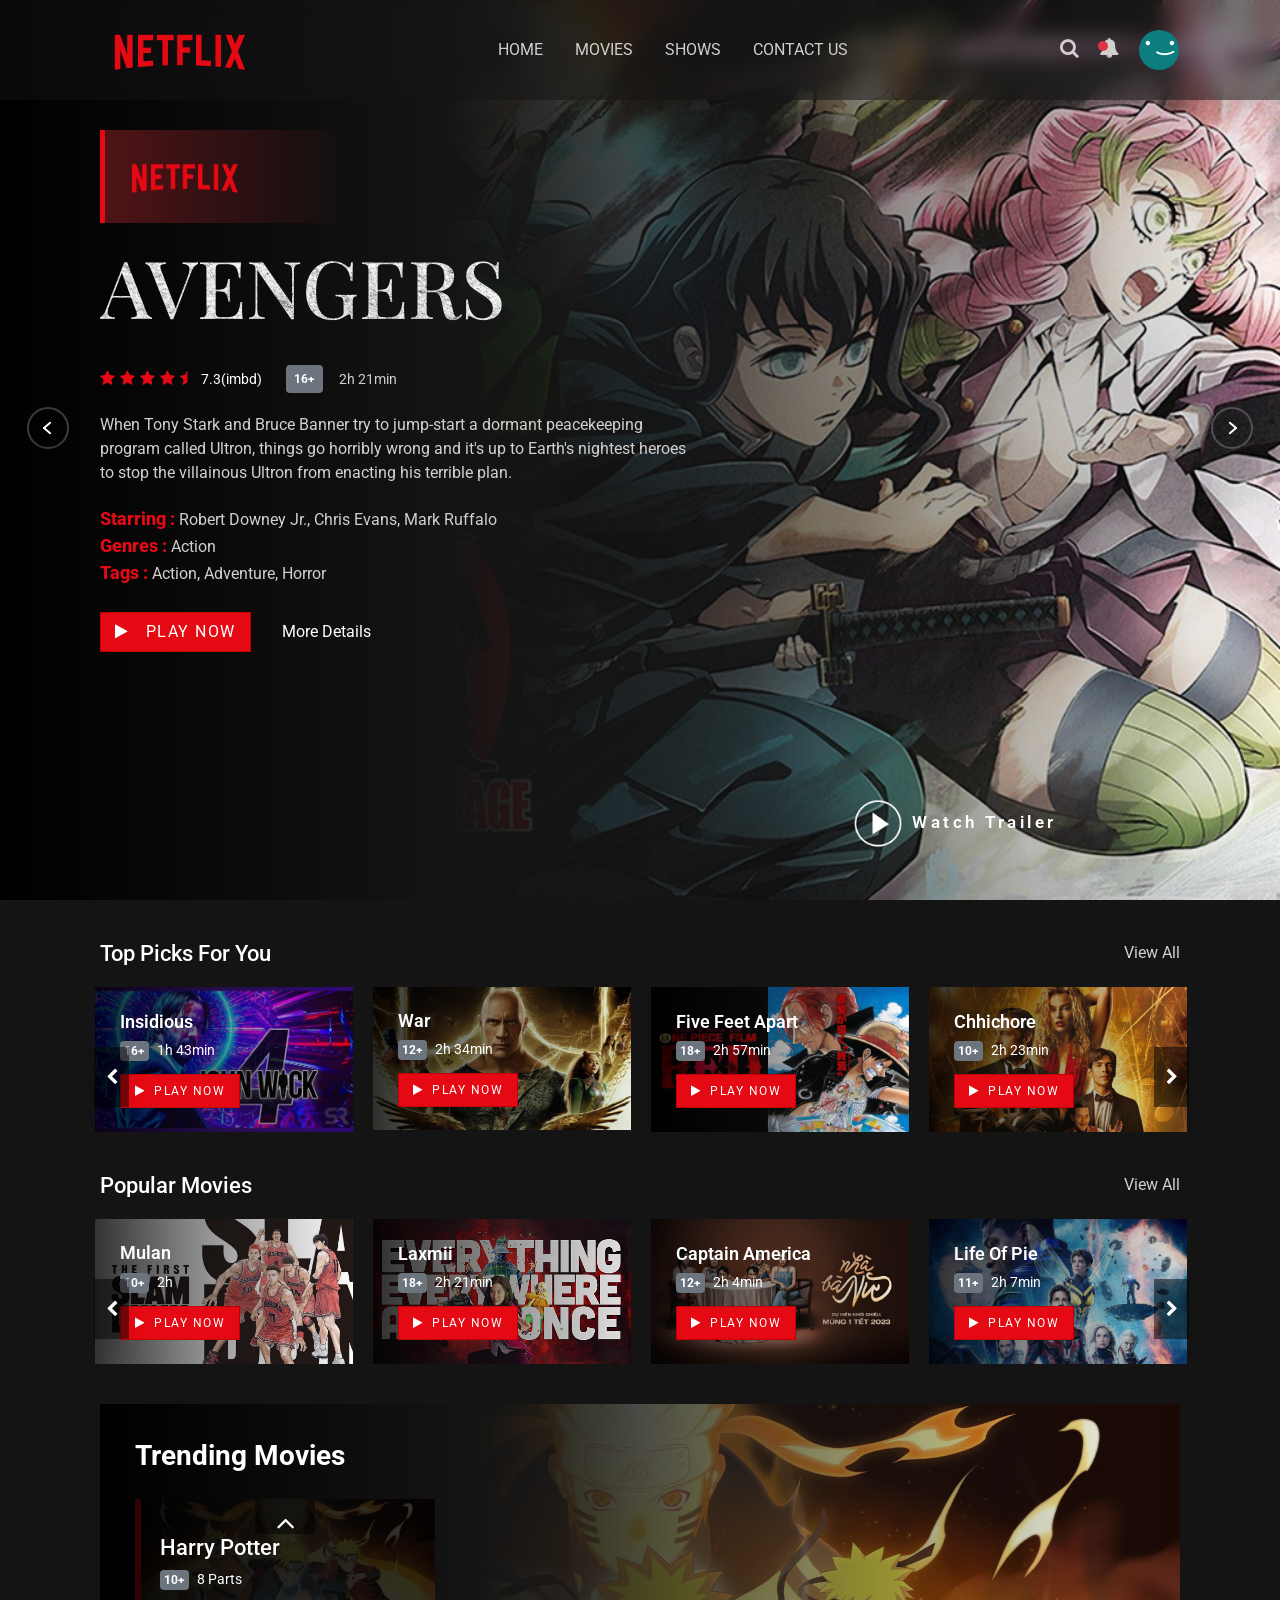
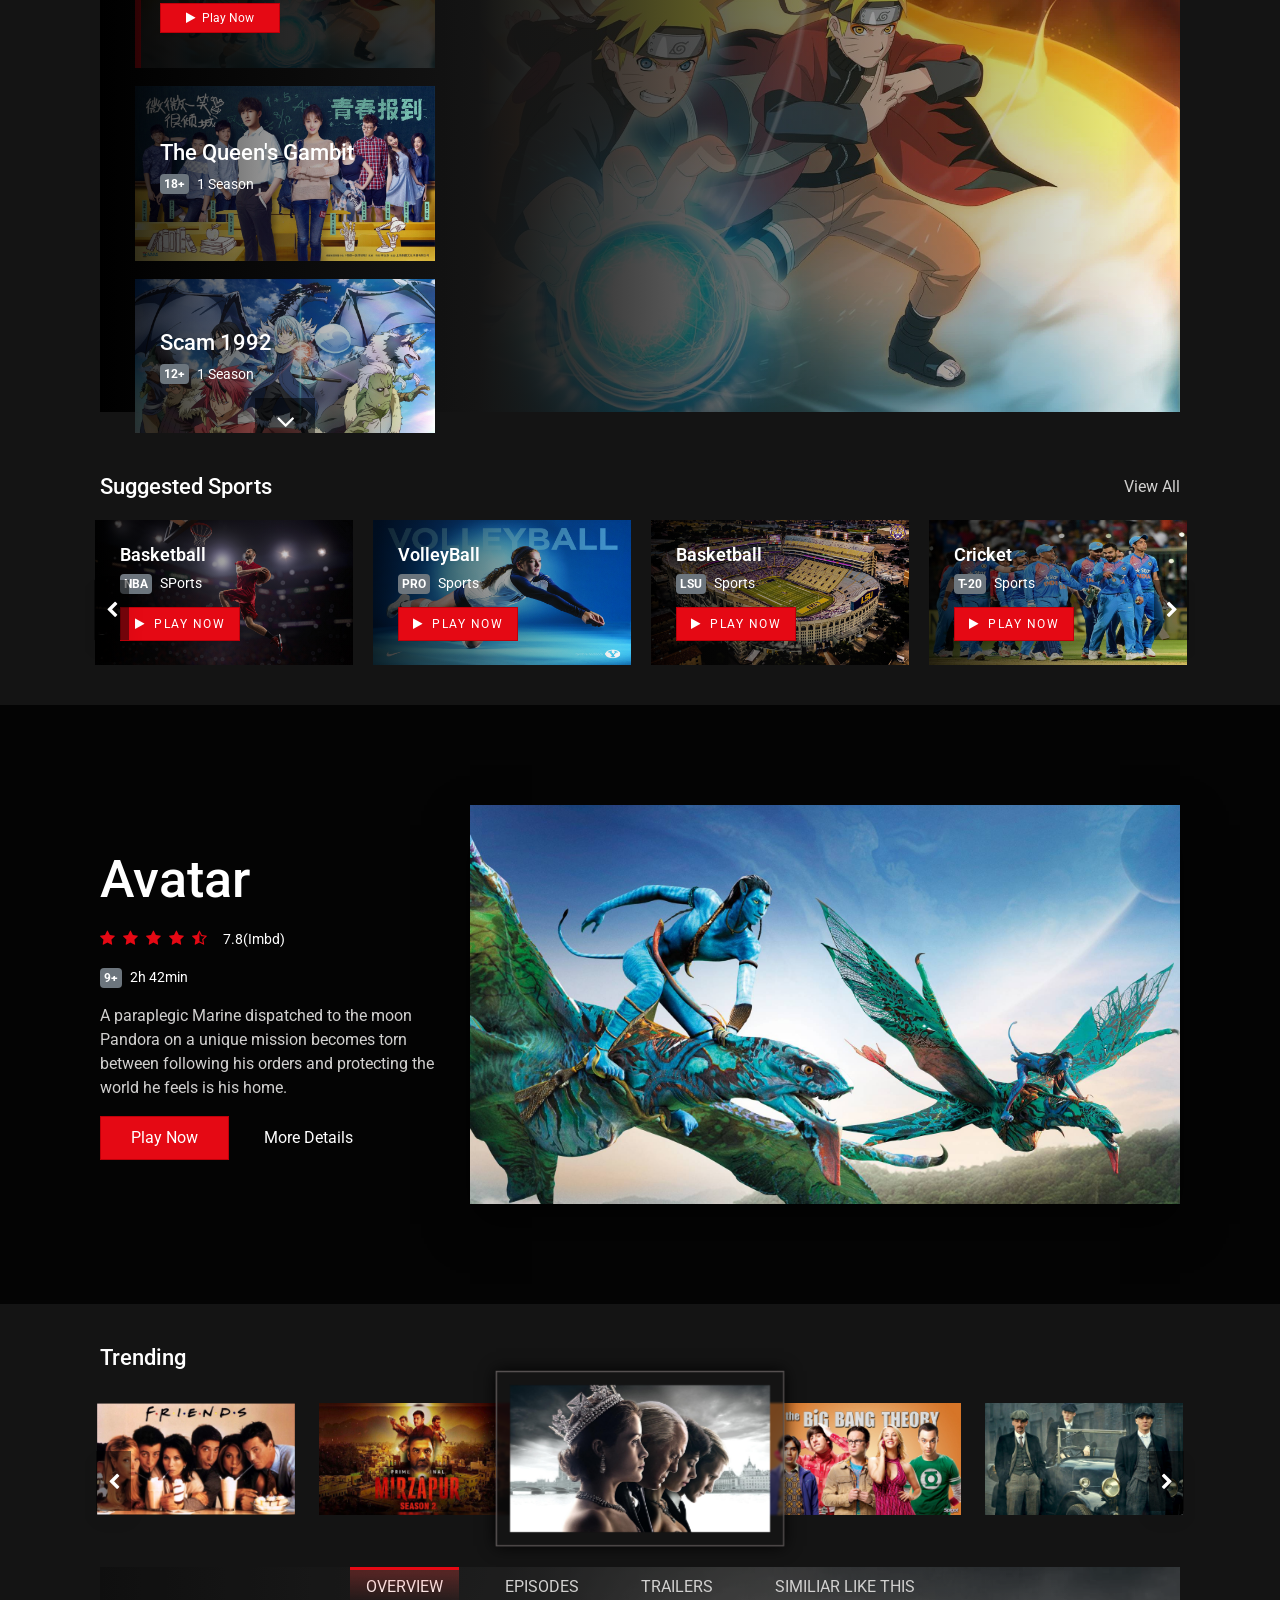
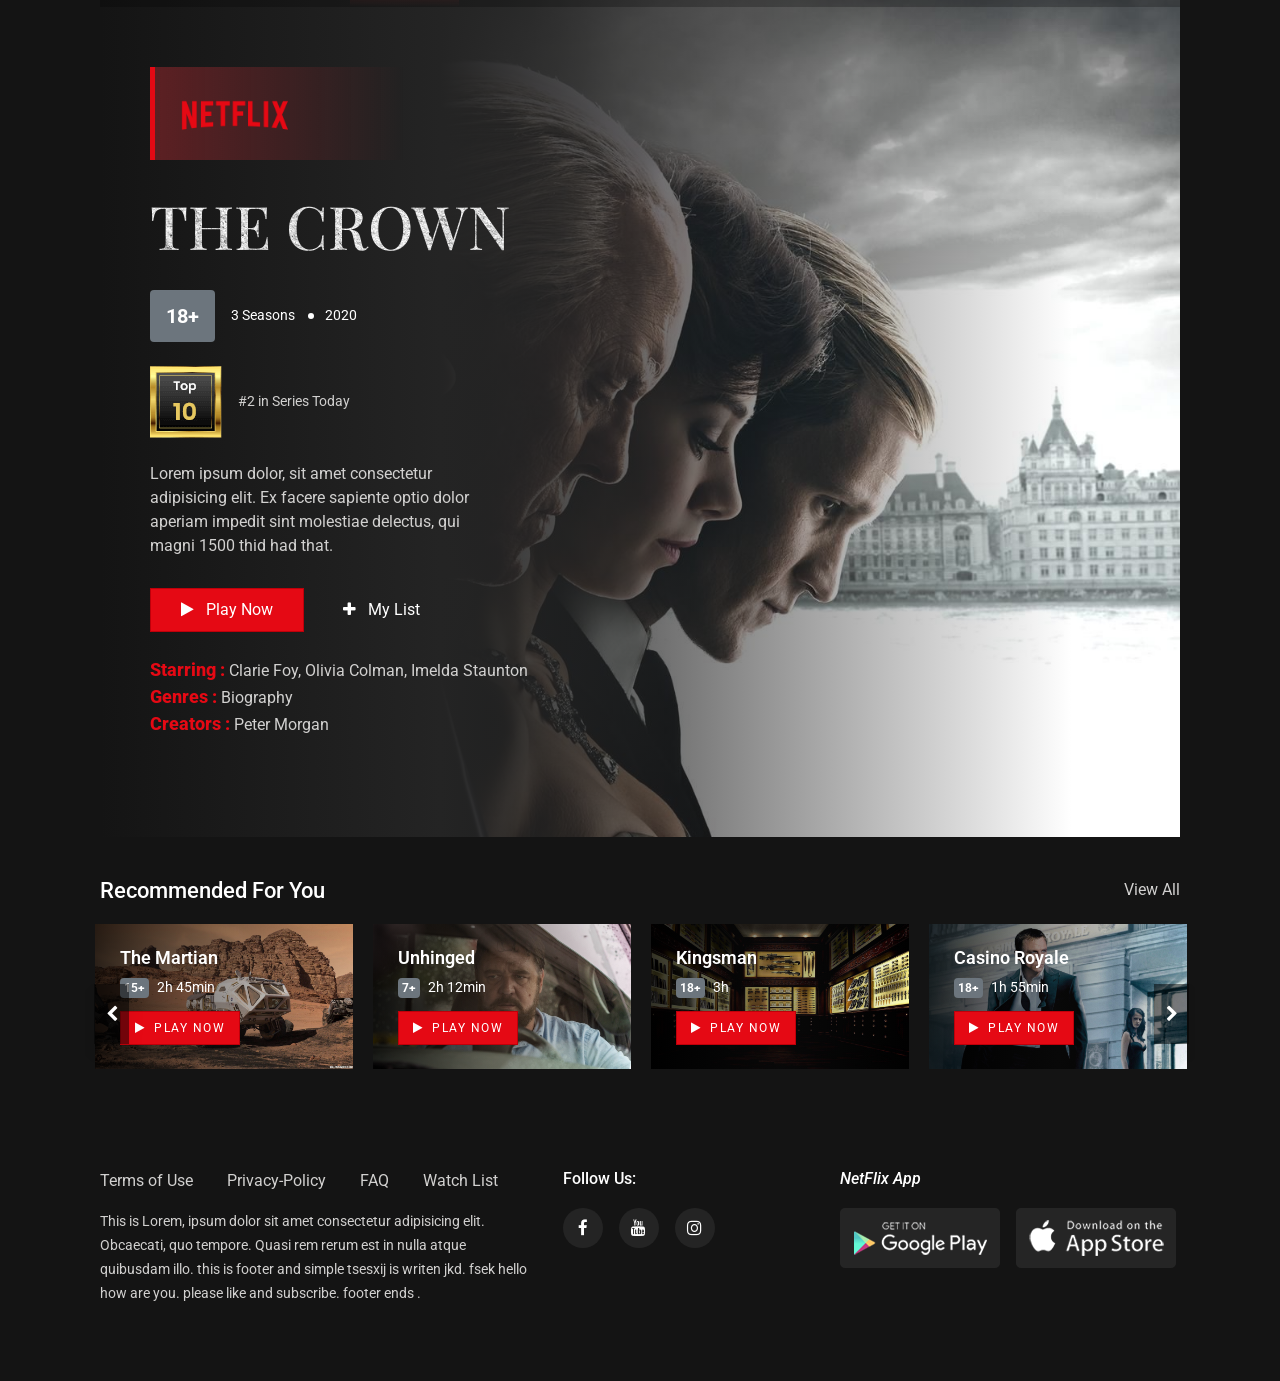
<file: test.html>
<!DOCTYPE html>
<html lang="en">

<head>
  <meta charset="UTF-8" />
  <meta http-equiv="X-UA-Compatible" content="IE=edge" />
  <meta name="viewport" content="width=device-width, initial-scale=1.0" />
  <title>Video Streaming</title>
  <link rel="stylesheet" href="css/bootstrap.min.css" />
  <link rel="stylesheet" href="https://stackpath.bootstrapcdn.com/font-awesome/4.7.0/css/font-awesome.min.css" />
  <!-- i will provide this in description  -->
  <link rel="stylesheet" href="css/slick.css" />
  <link rel="stylesheet" href="css/slick-theme.css" />
  <link rel="stylesheet" href="css/owl.carousel.min.css" />
  <link rel="stylesheet" href="css/animate.min.css" />
  <link rel="stylesheet" href="css/magnific-popup.css" />
  <link rel="stylesheet" href="css/select2.min.css" />
  <link rel="stylesheet" href="css/select2-bootstrap4.min.css" />

  <link rel="stylesheet" href="css/slick-animation.css" />
  <link rel="stylesheet" href="style.css" />
</head>

<body>
  <header id="main-header">
    <div class="main-header">
      <div class="container-fluid">
        <div class="row">
          <div class="col-sm-12">
            <nav class="navbar navbar-expand-lg navbar-light p-0">
              <a href="#" class="navbar-toggler c-toggler" data-toggle="collapse" data-target="#navbarSupportedContent"
                aria-controls="navbarSupportedContent" aria-expanded="false" aria-label="Toggle navigation">
                <div class="navbar-toggler-icon" data-toggle="collapse">
                  <span class="navbar-menu-icon navbar-menu-icon--top"></span>
                  <span class="navbar-menu-icon navbar-menu-icon--middle"></span>
                  <span class="navbar-menu-icon navbar-menu-icon--bottom"></span>
                </div>
              </a>
              <a href="index.html" class="navbar-brand">
                <img src="images/logo.png" class="img-fluid logo" alt="" />
              </a>
              <div class="collapse navbar-collapse" id="navbarSupportedContent">
                <div class="menu-main-menu-container">
                  <ul id="top-menu" class="navbar-nav ml-auto">
                    <li class="menu-item"><a href="#">Home</a></li>
                    <li class="menu-item"><a href="#">Movies</a></li>
                    <li class="menu-item"><a href="#">Shows</a></li>
                    <li class="menu-item">
                      <a href="#">Contact Us</a>
                      <ul class="sub-menu">
                        <li class="menu-item"><a href="#">About Us</a></li>
                        <li class="menu-item"><a href="#">Contact</a></li>
                        <li class="menu-item"><a href="#">FAQ</a></li>
                        <li class="menu-item">
                          <a href="#">Privacy-Policy</a>
                        </li>
                        <li class="menu-item">
                          <a href="#">Pricing</a>
                          <ul class="sub-menu">
                            <li class="menu-item">
                              <a href="#">Gold Membership</a>
                            </li>
                            <li class="menu-item">
                              <a href="#">Silver Membership</a>
                            </li>
                            <li class="menu-item">
                              <a href="#">Bronze Membership</a>
                            </li>
                          </ul>
                        </li>
                      </ul>
                    </li>
                  </ul>
                </div>
              </div>
              <div class="mobile-more-menu">
                <a href="javascript:void(0);" class="more-toggle" id="dropdownMenuButton" data-toggle="more-toggle"
                  aria-haspopup="true" aria-expanded="false">
                  <i class="fa fa-ellipsis-h"></i>
                </a>
                <div class="more-menu" aria-labelledby="dropdownMenuButton">
                  <div class="navbar-right position-relative">
                    <ul class="d-flex align-items-center justify-content-end list-inline m-0">
                      <li>
                        <a href="#" class="search-toggle">
                          <i class="fa fa-search"></i>
                        </a>
                        <div class="search-box iq-search-bar">
                          <form action="#" class="searchbox">
                            <div class="form-group position-relative">
                              <input type="text" class="text search-input font-size-12"
                                placeholder="type here to search..." />
                              <i class="search-link fa fa-search"></i>
                            </div>
                          </form>
                        </div>
                      </li>
                      <li class="nav-item nav-icon">
                        <a href="#" class="search-toggle position-relative">
                          <i class="fa fa-bell"></i>
                          <span class="bg-danger dots"></span>
                        </a>
                        <div class="iq-sub-dropdown">
                          <div class="iq-card shadow-none m-0">
                            <div class="iq-card-body">
                              <a href="#" class="iq-sub-card">
                                <div class="media align-items-center">
                                  <img src="images/notify/thumb-1.jpg" alt="" class="img-fluid mr-3" />
                                  <div class="media-body">
                                    <h6 class="mb-0">Captain Marvel</h6>
                                    <small class="font-size-12">just now</small>
                                  </div>
                                </div>
                              </a>
                              <a href="#" class="iq-sub-card">
                                <div class="media align-items-center">
                                  <img src="images/notify/thumb-2.jpg" alt="" class="img-fluid mr-3" />
                                  <div class="media-body">
                                    <h6 class="mb-0">
                                      Dora and The Lost City of Gold
                                    </h6>
                                    <small class="font-size-12">25 mins ago</small>
                                  </div>
                                </div>
                              </a>
                              <a href="#" class="iq-sub-card">
                                <div class="media align-items-center">
                                  <img src="images/notify/thumb-3.jpg" alt="" class="img-fluid mr-3" />
                                  <div class="media-body">
                                    <h6 class="mb-0">Mulan</h6>
                                    <small class="font-size-12">1h 30 mins ago</small>
                                  </div>
                                </div>
                              </a>
                            </div>
                          </div>
                        </div>
                      </li>
                      <li>
                        <a href="#" class="iq-user-dropdown search-toggle d-flex align-items-center">
                          <img src="images/user/user.png" class="img-fluid user-m rounded-circle" alt="" />
                        </a>
                        <div class="iq-sub-dropdown iq-user-dropdown">
                          <div class="iq-card shadow-none m-0">
                            <div class="iq-card-body p-0 pl-3 pr-3">
                              <a href="#" class="iq-sub-card setting-dropdown">
                                <div class="media align-items-center">
                                  <div class="right-icon">
                                    <i class="fa fa-user text-primary"></i>
                                  </div>
                                  <div class="media-body ml-3">
                                    <h6 class="mb-0">Manage Profile</h6>
                                  </div>
                                </div>
                              </a>
                              <a href="#" class="iq-sub-card setting-dropdown">
                                <div class="media align-items-center">
                                  <div class="right-icon">
                                    <i class="fa fa-cog text-primary"></i>
                                  </div>
                                  <div class="media-body ml-3">
                                    <h6 class="mb-0">Settings</h6>
                                  </div>
                                </div>
                              </a>
                              <a href="#" class="iq-sub-card setting-dropdown">
                                <div class="media align-items-center">
                                  <div class="right-icon">
                                    <i class="fa fa-inr text-primary"></i>
                                  </div>
                                  <div class="media-body ml-3">
                                    <h6 class="mb-0">Pricing Plan</h6>
                                  </div>
                                </div>
                              </a>
                              <a href="#" class="iq-sub-card setting-dropdown">
                                <div class="media align-items-center">
                                  <div class="right-icon">
                                    <i class="fa fa-sign-out text-primary"></i>
                                  </div>
                                  <div class="media-body ml-3">
                                    <h6 class="mb-0">Logout</h6>
                                  </div>
                                </div>
                              </a>
                            </div>
                          </div>
                        </div>
                      </li>
                    </ul>
                  </div>
                </div>
              </div>

              <div class="navbar-right menu-right">
                <ul class="d-flex align-items-center list-inline m-0">
                  <li class="nav-item nav-icon">
                    <a href="#" class="search-toggle device-search">
                      <i class="fa fa-search"></i>
                    </a>
                    <div class="search-box iq-search-bar d-search">
                      <form action="#" class="searchbox">
                        <div class="form-group position-relative">
                          <input type="text" class="text search-input font-size-12"
                            placeholder="type here to search..." />
                          <i class="search-link fa fa-search"></i>
                        </div>
                      </form>
                    </div>
                  </li>
                  <li class="nav-item nav-icon">
                    <a href="#" class="search-toggle" data-toggle="search-toggle">
                      <i class="fa fa-bell"></i>
                      <span class="bg-danger dots"></span>
                    </a>
                    <div class="iq-sub-dropdown">
                      <div class="iq-card shadow-none m-0">
                        <div class="iq-card-body">
                          <a href="#" class="iq-sub-card">
                            <div class="media align-items-center">
                              <img src="images/notify/thumb-1.jpg" alt="" class="img-fluid mr-3" />
                              <div class="media-body">
                                <h6 class="mb-0">Captain Marvel</h6>
                                <small class="font-size-12">just now</small>
                              </div>
                            </div>
                          </a>
                          <a href="#" class="iq-sub-card">
                            <div class="media align-items-center">
                              <img src="images/notify/thumb-2.jpg" alt="" class="img-fluid mr-3" />
                              <div class="media-body">
                                <h6 class="mb-0">
                                  Dora and The Lost City of Gold
                                </h6>
                                <small class="font-size-12">25 mins ago</small>
                              </div>
                            </div>
                          </a>
                          <a href="#" class="iq-sub-card">
                            <div class="media align-items-center">
                              <img src="images/notify/thumb-3.jpg" alt="" class="img-fluid mr-3" />
                              <div class="media-body">
                                <h6 class="mb-0">Mulan</h6>
                                <small class="font-size-12">1h 30 mins ago</small>
                              </div>
                            </div>
                          </a>
                        </div>
                      </div>
                    </div>
                  </li>
                  <li class="nav-item nav-icon">
                    <a href="#" class="iq-user-dropdown search-toggle d-flex align-items-center p-0">
                      <img src="images/user/user.png" class="img-fluid user-m rounded-circle" alt="" />
                    </a>
                    <div class="iq-sub-dropdown iq-user-dropdown">
                      <div class="iq-card shadow-none m-0">
                        <div class="iq-card-body p-0 pl-3 pr-3">
                          <a href="#" class="iq-sub-card setting-dropdown">
                            <div class="media align-items-center">
                              <div class="right-icon">
                                <i class="fa fa-user text-primary"></i>
                              </div>
                              <div class="media-body ml-3">
                                <h6 class="mb-0">Manage Profile</h6>
                              </div>
                            </div>
                          </a>
                          <a href="#" class="iq-sub-card setting-dropdown">
                            <div class="media align-items-center">
                              <div class="right-icon">
                                <i class="fa fa-cog text-primary"></i>
                              </div>
                              <div class="media-body ml-3">
                                <h6 class="mb-0">Settings</h6>
                              </div>
                            </div>
                          </a>
                          <a href="#" class="iq-sub-card setting-dropdown">
                            <div class="media align-items-center">
                              <div class="right-icon">
                                <i class="fa fa-inr text-primary"></i>
                              </div>
                              <div class="media-body ml-3">
                                <h6 class="mb-0">Pricing Plan</h6>
                              </div>
                            </div>
                          </a>
                          <a href="#" class="iq-sub-card setting-dropdown">
                            <div class="media align-items-center">
                              <div class="right-icon">
                                <i class="fa fa-sign-out text-primary"></i>
                              </div>
                              <div class="media-body ml-3">
                                <h6 class="mb-0">Logout</h6>
                              </div>
                            </div>
                          </a>
                        </div>
                      </div>
                    </div>
                  </li>
                </ul>
              </div>
            </nav>
            <div class="nav-overlay"></div>
          </div>
        </div>
      </div>
    </div>
  </header>

  <!-- slider starts  -->
  <section id="home" class="iq-main-slider p-0">
    <div id="home-slider" class="slider m-0 p-0">
      <div class="slide slick-bg s-bg-1">
        <div class="container-fluid position-relative h-100">
          <div class="slider-inner h-100">
            <div class="row align-items-center h--100">
              <div class="col-xl-6 col-lg-12 col-md-12">
                <a href="javascript:void(0)">
                  <div class="channel-logo" data-animation-in="fadeInLeft" data-delay-in="0.5">
                    <img src="images/logo.png" class="c-logo" alt="" />
                  </div>
                </a>
                <h1 class="slider-text big-title title text-uppercase" data-animation-in="fadeInLeft"
                  data-delay-in="0.6">
                  Avengers
                </h1>
                <div class="d-flex flex-wrap align-items-center fadeInLeft animated" data-animation-in="fadeInLeft"
                  style="opacity: 1">
                  <div class="slider-ratting d-flex align-items-center mr-4 mt-2 mt-md-3">
                    <ul
                      class="ratting-start p-0 m-0 list-inline text-primary d-flex align-items-center justify-content-left">
                      <li><i class="fa fa-star"></i></li>
                      <li><i class="fa fa-star"></i></li>
                      <li><i class="fa fa-star"></i></li>
                      <li><i class="fa fa-star"></i></li>
                      <li><i class="fa fa-star-half"></i></li>
                    </ul>
                    <span class="text-white ml-2">7.3(imbd)</span>
                  </div>
                  <div class="d-flex align-items-center mt-2 mt-md-3">
                    <span class="badge badge-secondary p-2">16+</span>
                    <span class="ml-3">2h 21min</span>
                  </div>
                </div>
                <p data-animation-in="fadeInUp">
                  When Tony Stark and Bruce Banner try to jump-start a dormant
                  peacekeeping program called Ultron, things go horribly wrong
                  and it's up to Earth's nightest heroes to stop the
                  villainous Ultron from enacting his terrible plan.
                </p>
                <div class="trending-list" data-animation-in="fadeInUp" data-delay-in="1.2">
                  <div class="text-primary title starring">
                    Starring :
                    <span class="text-body">Robert Downey Jr., Chris Evans, Mark Ruffalo</span>
                  </div>
                  <div class="text-primary title genres">
                    Genres : <span class="text-body">Action</span>
                  </div>
                  <div class="text-primary title tag">
                    Tags :
                    <span class="text-body">Action, Adventure, Horror</span>
                  </div>
                </div>
                <div class="d-flex align-items-center r-mb-23 mt-4" data-animation-in="fadeInUp" data-delay-in="1.2">
                  <a href="#" class="btn btn-hover iq-button"><i class="fa fa-play mr-3"></i>Play Now</a>
                  <a href="#" class="btn btn-link">More Details</a>
                </div>
              </div>
            </div>
            <div class="col-xl-5 col-lg-12 col-md-12 trailor-video">
              <a href="video/trailer.mp4" class="video-open playbtn">
                <img src="images/play.png" class="play" alt="" />
                <span class="w-trailor">Watch Trailer</span>
              </a>
            </div>
          </div>
        </div>
      </div>
      <div class="slide slick-bg s-bg-2">
        <div class="container-fluid position-relative h-100">
          <div class="slider-inner h-100">
            <div class="row align-items-center h--100">
              <div class="col-xl-6 col-lg-12 col-md-12">
                <a href="javascript:void(0)">
                  <div class="channel-logo" data-animation-in="fadeInLeft" data-delay-in="0.5">
                    <img src="images/logo.png" class="c-logo" alt="" />
                  </div>
                </a>
                <h1 class="slider-text big-title title text-uppercase" data-animation-in="fadeInLeft"
                  data-delay-in="0.6">
                  Frozen
                </h1>
                <div class="d-flex flex-wrap align-items-center fadeInLeft animated" data-animation-in="fadeInLeft"
                  style="opacity: 1">
                  <div class="slider-ratting d-flex align-items-center mr-4 mt-2 mt-md-3">
                    <ul
                      class="ratting-start p-0 m-0 list-inline text-primary d-flex align-items-center justify-content-left">
                      <li><i class="fa fa-star"></i></li>
                      <li><i class="fa fa-star"></i></li>
                      <li><i class="fa fa-star"></i></li>
                      <li><i class="fa fa-star"></i></li>
                      <li><i class="fa fa-star-half"></i></li>
                    </ul>
                    <span class="text-white ml-2">7.4(imbd)</span>
                  </div>
                  <div class="d-flex align-items-center mt-2 mt-md-3">
                    <span class="badge badge-secondary p-2">13+</span>
                    <span class="ml-3">1h 42min</span>
                  </div>
                </div>
                <p data-animation-in="fadeInUp">
                  When the newly crowned Queen Elsa accidentally uses her
                  power to turn things into ice to curse her home in infinte
                  winter, her sister Anna teams up with a mountain man, his
                  playful reindeer, and a snowman to change the weather
                  condition.
                </p>
                <div class="trending-list" data-animation-in="fadeInUp" data-delay-in="1.2">
                  <div class="text-primary title starring">
                    Starring :
                    <span class="text-body">Kristan Bell, Idina menzel, Jonathan Groff</span>
                  </div>
                  <div class="text-primary title genres">
                    Genres : <span class="text-body">Animation</span>
                  </div>
                  <div class="text-primary title tag">
                    Tags :
                    <span class="text-body">Animation, Adventure, Comedy</span>
                  </div>
                </div>
                <div class="d-flex align-items-center r-mb-23 mt-4" data-animation-in="fadeInUp" data-delay-in="1.2">
                  <a href="#" class="btn btn-hover iq-button"><i class="fa fa-play mr-3"></i>Play Now</a>
                  <a href="#" class="btn btn-link">More Details</a>
                </div>
              </div>
            </div>
            <div class="col-xl-5 col-lg-12 col-md-12 trailor-video">
              <a href="video/trailer.mp4" class="video-open playbtn">
                <img src="images/play.png" class="play" alt="" />
                <span class="w-trailor">Watch Trailer</span>
              </a>
            </div>
          </div>
        </div>
      </div>
      <div class="slide slick-bg s-bg-3">
        <div class="container-fluid position-relative h-100">
          <div class="slider-inner h-100">
            <div class="row align-items-center h--100">
              <div class="col-xl-6 col-lg-12 col-md-12">
                <a href="javascript:void(0)">
                  <div class="channel-logo" data-animation-in="fadeInLeft" data-delay-in="0.5">
                    <img src="images/logo.png" class="c-logo" alt="" />
                  </div>
                </a>
                <h1 class="slider-text big-title title text-uppercase" data-animation-in="fadeInLeft"
                  data-delay-in="0.6">
                  The Conjuring
                </h1>
                <div class="d-flex flex-wrap align-items-center fadeInLeft animated" data-animation-in="fadeInLeft"
                  style="opacity: 1">
                  <div class="slider-ratting d-flex align-items-center mr-4 mt-2 mt-md-3">
                    <ul
                      class="ratting-start p-0 m-0 list-inline text-primary d-flex align-items-center justify-content-left">
                      <li><i class="fa fa-star"></i></li>
                      <li><i class="fa fa-star"></i></li>
                      <li><i class="fa fa-star"></i></li>
                      <li><i class="fa fa-star"></i></li>
                      <li><i class="fa fa-star-half"></i></li>
                    </ul>
                    <span class="text-white ml-2">7.5(imbd)</span>
                  </div>
                  <div class="d-flex align-items-center mt-2 mt-md-3">
                    <span class="badge badge-secondary p-2">16+</span>
                    <span class="ml-3">1h 52min</span>
                  </div>
                </div>
                <p data-animation-in="fadeInUp">
                  Paranomal investigators Ed and Lorraine Warren work to help
                  a family terrorized by a dark presence in their farmhouse.
                </p>
                <div class="trending-list" data-animation-in="fadeInUp" data-delay-in="1.2">
                  <div class="text-primary title starring">
                    Starring :
                    <span class="text-body">Patrick Wilson, Vera Farminga, Ron Livingston</span>
                  </div>
                  <div class="text-primary title genres">
                    Genres : <span class="text-body">Horror</span>
                  </div>
                  <div class="text-primary title tag">
                    Tags :
                    <span class="text-body">Horror, Mystery, Thriller</span>
                  </div>
                </div>
                <div class="d-flex align-items-center r-mb-23 mt-4" data-animation-in="fadeInUp" data-delay-in="1.2">
                  <a href="#" class="btn btn-hover iq-button"><i class="fa fa-play mr-3"></i>Play Now</a>
                  <a href="#" class="btn btn-link">More Details</a>
                </div>
              </div>
            </div>
            <div class="col-xl-5 col-lg-12 col-md-12 trailor-video">
              <a href="video/trailer.mp4" class="video-open playbtn">
                <img src="images/play.png" class="play" alt="" />
                <span class="w-trailor">Watch Trailer</span>
              </a>
            </div>
          </div>
        </div>
      </div>
    </div>
  </section>
  <!-- slider ends -->

  <!-- main content starts  -->
  <div class="main-content">
    <!-- favorite section starts   -->

    <section id="iq-favorites">
      <div class="container-fluid">
        <div class="row">
          <div class="col-sm-12 overflow-hidden">
            <div class="iq-main-header d-flex align-items-center justify-content-between">
              <h4 class="main-title">Top Picks For You</h4>
              <a href="#" class="iq-view-all">View All</a>
            </div>
            <div class="favorite-contens">
              <ul class="favorites-slider list-inline row p-0 mb-0">
                <!-- slide item 1 -->
                <li class="slide-item">
                  <div class="block-images position-relative">
                    <div class="img-box">
                      <img src="images/favorite/f1.jpg" class="img-fluid" alt="" />
                    </div>
                    <div class="block-description">
                      <h6 class="iq-title">
                        <a href="#"> Insidious </a>
                      </h6>
                      <div class="movie-time d-flex align-items-center my-2">
                        <div class="badge badge-secondary p-1 mr-2">16+</div>
                        <span class="text-white">1h 43min</span>
                      </div>
                      <div class="hover-buttons">
                        <span class="btn btn-hover iq-button">
                          <i class="fa fa-play mr-1"></i>
                          Play Now
                        </span>
                      </div>
                    </div>
                    <div class="block-social-info">
                      <ul class="list-inline p-0 m-0 music-play-lists">
                        <li class="share">
                          <span><i class="fa fa-share-alt"></i></span>
                          <div class="share-box">
                            <div class="d-flex align-items-center">
                              <a href="#" class="share-ico"><i class="fa fa-share-alt"></i></a>
                              <a href="#" class="share-ico"><i class="fa fa-youtube"></i></a>
                              <a href="#" class="share-ico"><i class="fa fa-instagram"></i></a>
                            </div>
                          </div>
                        </li>
                        <li>
                          <span><i class="fa fa-heart"></i></span>
                          <span class="count-box">19+</span>
                        </li>
                        <li>
                          <span><i class="fa fa-plus"></i></span>
                        </li>
                      </ul>
                    </div>
                  </div>
                </li>
                <!-- slide item 2 -->
                <li class="slide-item">
                  <div class="block-images position-relative">
                    <div class="img-box">
                      <img src="images/favorite/f2.jpg" class="img-fluid" alt="" />
                    </div>
                    <div class="block-description">
                      <h6 class="iq-title">
                        <a href="#"> War </a>
                      </h6>
                      <div class="movie-time d-flex align-items-center my-2">
                        <div class="badge badge-secondary p-1 mr-2">12+</div>
                        <span class="text-white">2h 34min</span>
                      </div>
                      <div class="hover-buttons">
                        <span class="btn btn-hover iq-button">
                          <i class="fa fa-play mr-1"></i>
                          Play Now
                        </span>
                      </div>
                    </div>
                    <div class="block-social-info">
                      <ul class="list-inline p-0 m-0 music-play-lists">
                        <li class="share">
                          <span><i class="fa fa-share-alt"></i></span>
                          <div class="share-box">
                            <div class="d-flex align-items-center">
                              <a href="#" class="share-ico"><i class="fa fa-share-alt"></i></a>
                              <a href="#" class="share-ico"><i class="fa fa-youtube"></i></a>
                              <a href="#" class="share-ico"><i class="fa fa-instagram"></i></a>
                            </div>
                          </div>
                        </li>
                        <li>
                          <span><i class="fa fa-heart"></i></span>
                          <span class="count-box">58+</span>
                        </li>
                        <li>
                          <span><i class="fa fa-plus"></i></span>
                        </li>
                      </ul>
                    </div>
                  </div>
                </li>
                <!-- slide item 3 -->
                <li class="slide-item">
                  <div class="block-images position-relative">
                    <div class="img-box">
                      <img src="images/favorite/f3.jpg" class="img-fluid" alt="" />
                    </div>
                    <div class="block-description">
                      <h6 class="iq-title">
                        <a href="#"> Five Feet Apart </a>
                      </h6>
                      <div class="movie-time d-flex align-items-center my-2">
                        <div class="badge badge-secondary p-1 mr-2">18+</div>
                        <span class="text-white">2h 57min</span>
                      </div>
                      <div class="hover-buttons">
                        <span class="btn btn-hover iq-button">
                          <i class="fa fa-play mr-1"></i>
                          Play Now
                        </span>
                      </div>
                    </div>
                    <div class="block-social-info">
                      <ul class="list-inline p-0 m-0 music-play-lists">
                        <li class="share">
                          <span><i class="fa fa-share-alt"></i></span>
                          <div class="share-box">
                            <div class="d-flex align-items-center">
                              <a href="#" class="share-ico"><i class="fa fa-share-alt"></i></a>
                              <a href="#" class="share-ico"><i class="fa fa-youtube"></i></a>
                              <a href="#" class="share-ico"><i class="fa fa-instagram"></i></a>
                            </div>
                          </div>
                        </li>
                        <li>
                          <span><i class="fa fa-heart"></i></span>
                          <span class="count-box">19+</span>
                        </li>
                        <li>
                          <span><i class="fa fa-plus"></i></span>
                        </li>
                      </ul>
                    </div>
                  </div>
                </li>
                <!-- slide item 4 -->
                <li class="slide-item">
                  <div class="block-images position-relative">
                    <div class="img-box">
                      <img src="images/favorite/f4.jpg" class="img-fluid" alt="" />
                    </div>
                    <div class="block-description">
                      <h6 class="iq-title">
                        <a href="#"> Chhichore </a>
                      </h6>
                      <div class="movie-time d-flex align-items-center my-2">
                        <div class="badge badge-secondary p-1 mr-2">10+</div>
                        <span class="text-white">2h 23min</span>
                      </div>
                      <div class="hover-buttons">
                        <span class="btn btn-hover iq-button">
                          <i class="fa fa-play mr-1"></i>
                          Play Now
                        </span>
                      </div>
                    </div>
                    <div class="block-social-info">
                      <ul class="list-inline p-0 m-0 music-play-lists">
                        <li class="share">
                          <span><i class="fa fa-share-alt"></i></span>
                          <div class="share-box">
                            <div class="d-flex align-items-center">
                              <a href="#" class="share-ico"><i class="fa fa-share-alt"></i></a>
                              <a href="#" class="share-ico"><i class="fa fa-youtube"></i></a>
                              <a href="#" class="share-ico"><i class="fa fa-instagram"></i></a>
                            </div>
                          </div>
                        </li>
                        <li>
                          <span><i class="fa fa-heart"></i></span>
                          <span class="count-box">19+</span>
                        </li>
                        <li>
                          <span><i class="fa fa-plus"></i></span>
                        </li>
                      </ul>
                    </div>
                  </div>
                </li>
                <!-- slide item 5 -->
                <li class="slide-item">
                  <div class="block-images position-relative">
                    <div class="img-box">
                      <img src="images/favorite/f5.jpg" class="img-fluid" alt="" />
                    </div>
                    <div class="block-description">
                      <h6 class="iq-title">
                        <a href="#"> Doctor Strange </a>
                      </h6>
                      <div class="movie-time d-flex align-items-center my-2">
                        <div class="badge badge-secondary p-1 mr-2">12+</div>
                        <span class="text-white">1h 55min</span>
                      </div>
                      <div class="hover-buttons">
                        <span class="btn btn-hover iq-button">
                          <i class="fa fa-play mr-1"></i>
                          Play Now
                        </span>
                      </div>
                    </div>
                    <div class="block-social-info">
                      <ul class="list-inline p-0 m-0 music-play-lists">
                        <li class="share">
                          <span><i class="fa fa-share-alt"></i></span>
                          <div class="share-box">
                            <div class="d-flex align-items-center">
                              <a href="#" class="share-ico"><i class="fa fa-share-alt"></i></a>
                              <a href="#" class="share-ico"><i class="fa fa-youtube"></i></a>
                              <a href="#" class="share-ico"><i class="fa fa-instagram"></i></a>
                            </div>
                          </div>
                        </li>
                        <li>
                          <span><i class="fa fa-heart"></i></span>
                          <span class="count-box">19+</span>
                        </li>
                        <li>
                          <span><i class="fa fa-plus"></i></span>
                        </li>
                      </ul>
                    </div>
                  </div>
                </li>
              </ul>
            </div>
          </div>
        </div>
      </div>
    </section>

    <!-- favourite section ends -->

    <!-- upcoming contents section starts  -->
    <section id="iq-upcoming-movie">
      <div class="container-fluid">
        <div class="row">
          <div class="col-sm-12 overflow-hidden">
            <div class="iq-main-header d-flex align-items-center justify-content-between">
              <h4 class="main-title">Popular Movies</h4>
              <a href="#" class="iq-view-all">View All</a>
            </div>
            <div class="favorite-contens">
              <ul class="favorites-slider list-inline row p-0 mb-0">
                <!-- slide item 1 -->
                <li class="slide-item">
                  <div class="block-images position-relative">
                    <div class="img-box">
                      <img src="images/popular/u1.jpg" class="img-fluid" alt="" />
                    </div>
                    <div class="block-description">
                      <h6 class="iq-title">
                        <a href="#"> Mulan </a>
                      </h6>
                      <div class="movie-time d-flex align-items-center my-2">
                        <div class="badge badge-secondary p-1 mr-2">10+</div>
                        <span class="text-white">2h</span>
                      </div>
                      <div class="hover-buttons">
                        <span class="btn btn-hover iq-button">
                          <i class="fa fa-play mr-1"></i>
                          Play Now
                        </span>
                      </div>
                    </div>
                    <div class="block-social-info">
                      <ul class="list-inline p-0 m-0 music-play-lists">
                        <li class="share">
                          <span><i class="fa fa-share-alt"></i></span>
                          <div class="share-box">
                            <div class="d-flex align-items-center">
                              <a href="#" class="share-ico"><i class="fa fa-share-alt"></i></a>
                              <a href="#" class="share-ico"><i class="fa fa-youtube"></i></a>
                              <a href="#" class="share-ico"><i class="fa fa-instagram"></i></a>
                            </div>
                          </div>
                        </li>
                        <li>
                          <span><i class="fa fa-heart"></i></span>
                          <span class="count-box">89+</span>
                        </li>
                        <li>
                          <span><i class="fa fa-plus"></i></span>
                        </li>
                      </ul>
                    </div>
                  </div>
                </li>
                <!-- slide item 2 -->
                <li class="slide-item">
                  <div class="block-images position-relative">
                    <div class="img-box">
                      <img src="images/popular/u2.jpg" class="img-fluid" alt="" />
                    </div>
                    <div class="block-description">
                      <h6 class="iq-title">
                        <a href="#"> Laxmii </a>
                      </h6>
                      <div class="movie-time d-flex align-items-center my-2">
                        <div class="badge badge-secondary p-1 mr-2">18+</div>
                        <span class="text-white">2h 21min</span>
                      </div>
                      <div class="hover-buttons">
                        <span class="btn btn-hover iq-button">
                          <i class="fa fa-play mr-1"></i>
                          Play Now
                        </span>
                      </div>
                    </div>
                    <div class="block-social-info">
                      <ul class="list-inline p-0 m-0 music-play-lists">
                        <li class="share">
                          <span><i class="fa fa-share-alt"></i></span>
                          <div class="share-box">
                            <div class="d-flex align-items-center">
                              <a href="#" class="share-ico"><i class="fa fa-share-alt"></i></a>
                              <a href="#" class="share-ico"><i class="fa fa-youtube"></i></a>
                              <a href="#" class="share-ico"><i class="fa fa-instagram"></i></a>
                            </div>
                          </div>
                        </li>
                        <li>
                          <span><i class="fa fa-heart"></i></span>
                          <span class="count-box">35+</span>
                        </li>
                        <li>
                          <span><i class="fa fa-plus"></i></span>
                        </li>
                      </ul>
                    </div>
                  </div>
                </li>
                <!-- slide item 3 -->
                <li class="slide-item">
                  <div class="block-images position-relative">
                    <div class="img-box">
                      <img src="images/popular/u3.jpg" class="img-fluid" alt="" />
                    </div>
                    <div class="block-description">
                      <h6 class="iq-title">
                        <a href="#"> Captain America </a>
                      </h6>
                      <div class="movie-time d-flex align-items-center my-2">
                        <div class="badge badge-secondary p-1 mr-2">12+</div>
                        <span class="text-white">2h 4min</span>
                      </div>
                      <div class="hover-buttons">
                        <span class="btn btn-hover iq-button">
                          <i class="fa fa-play mr-1"></i>
                          Play Now
                        </span>
                      </div>
                    </div>
                    <div class="block-social-info">
                      <ul class="list-inline p-0 m-0 music-play-lists">
                        <li class="share">
                          <span><i class="fa fa-share-alt"></i></span>
                          <div class="share-box">
                            <div class="d-flex align-items-center">
                              <a href="#" class="share-ico"><i class="fa fa-share-alt"></i></a>
                              <a href="#" class="share-ico"><i class="fa fa-youtube"></i></a>
                              <a href="#" class="share-ico"><i class="fa fa-instagram"></i></a>
                            </div>
                          </div>
                        </li>
                        <li>
                          <span><i class="fa fa-heart"></i></span>
                          <span class="count-box">99+</span>
                        </li>
                        <li>
                          <span><i class="fa fa-plus"></i></span>
                        </li>
                      </ul>
                    </div>
                  </div>
                </li>
                <!-- slide item 4 -->
                <li class="slide-item">
                  <div class="block-images position-relative">
                    <div class="img-box">
                      <img src="images/popular/u4.jpg" class="img-fluid" alt="" />
                    </div>
                    <div class="block-description">
                      <h6 class="iq-title">
                        <a href="#"> Life of Pie </a>
                      </h6>
                      <div class="movie-time d-flex align-items-center my-2">
                        <div class="badge badge-secondary p-1 mr-2">11+</div>
                        <span class="text-white">2h 7min</span>
                      </div>
                      <div class="hover-buttons">
                        <span class="btn btn-hover iq-button">
                          <i class="fa fa-play mr-1"></i>
                          Play Now
                        </span>
                      </div>
                    </div>
                    <div class="block-social-info">
                      <ul class="list-inline p-0 m-0 music-play-lists">
                        <li class="share">
                          <span><i class="fa fa-share-alt"></i></span>
                          <div class="share-box">
                            <div class="d-flex align-items-center">
                              <a href="#" class="share-ico"><i class="fa fa-share-alt"></i></a>
                              <a href="#" class="share-ico"><i class="fa fa-youtube"></i></a>
                              <a href="#" class="share-ico"><i class="fa fa-instagram"></i></a>
                            </div>
                          </div>
                        </li>
                        <li>
                          <span><i class="fa fa-heart"></i></span>
                          <span class="count-box">19+</span>
                        </li>
                        <li>
                          <span><i class="fa fa-plus"></i></span>
                        </li>
                      </ul>
                    </div>
                  </div>
                </li>
                <!-- slide item 5 -->
                <li class="slide-item">
                  <div class="block-images position-relative">
                    <div class="img-box">
                      <img src="images/popular/u5.jpg" class="img-fluid" alt="" />
                    </div>
                    <div class="block-description">
                      <h6 class="iq-title">
                        <a href="#"> Mission Mangal </a>
                      </h6>
                      <div class="movie-time d-flex align-items-center my-2">
                        <div class="badge badge-secondary p-1 mr-2">12+</div>
                        <span class="text-white">2h 10min</span>
                      </div>
                      <div class="hover-buttons">
                        <span class="btn btn-hover iq-button">
                          <i class="fa fa-play mr-1"></i>
                          Play Now
                        </span>
                      </div>
                    </div>
                    <div class="block-social-info">
                      <ul class="list-inline p-0 m-0 music-play-lists">
                        <li class="share">
                          <span><i class="fa fa-share-alt"></i></span>
                          <div class="share-box">
                            <div class="d-flex align-items-center">
                              <a href="#" class="share-ico"><i class="fa fa-share-alt"></i></a>
                              <a href="#" class="share-ico"><i class="fa fa-youtube"></i></a>
                              <a href="#" class="share-ico"><i class="fa fa-instagram"></i></a>
                            </div>
                          </div>
                        </li>
                        <li>
                          <span><i class="fa fa-heart"></i></span>
                          <span class="count-box">19+</span>
                        </li>
                        <li>
                          <span><i class="fa fa-plus"></i></span>
                        </li>
                      </ul>
                    </div>
                  </div>
                </li>
              </ul>
            </div>
          </div>
        </div>
      </div>
    </section>
    <!-- upcoming contents section ends -->

    <!-- top ten trending  -->

    <section id="iq-topten">
      <div class="container-fluid">
        <div class="row">
          <div class="col-sm-12 overflow-hidden">
            <div class="topten-contents">
              <h4 class="main-title iq-title topten-title">
                Trending Movies
              </h4>
              <ul id="top-ten-slider" class="list-inline p-0 m-0 d-flex align-items-center">
                <li class="slick-bg">
                  <a href="#">
                    <img src="images/top-10/01.jpg" class="img-fluid w-100" alt="" />
                    <h6 class="iq-title"><a href="#">Harry Potter</a></h6>
                  </a>
                </li>
                <li class="slick-bg">
                  <a href="#">
                    <img src="images/top-10/02.jpg" class="img-fluid w-100" alt="" />
                    <h6 class="iq-title">
                      <a href="#">The Queen's Gambit</a>
                    </h6>
                  </a>
                </li>
                <li class="slick-bg">
                  <a href="#">
                    <img src="images/top-10/03.jpg" class="img-fluid w-100" alt="" />
                    <h6 class="iq-title"><a href="#">Scam 1992</a></h6>
                  </a>
                </li>
                <li class="slick-bg">
                  <a href="#">
                    <img src="images/top-10/04.jpg" class="img-fluid w-100" alt="" />
                    <h6 class="iq-title"><a href="#">Stranger Things</a></h6>
                  </a>
                </li>
                <li class="slick-bg">
                  <a href="#">
                    <img src="images/top-10/05.jpg" class="img-fluid w-100" alt="" />
                    <h6 class="iq-title"><a href="#">BoJack Horsemen</a></h6>
                  </a>
                </li>
                <li class="slick-bg">
                  <a href="#">
                    <img src="images/top-10/06.jpg" class="img-fluid w-100" alt="" />
                    <h6 class="iq-title"><a href="#">Peaky Blinders</a></h6>
                  </a>
                </li>
              </ul>
              <div class="vertical_s">
                <ul id="top-ten-slider-nav" class="list-inline p-0 m-0 d-flex align-items-center">
                  <li>
                    <div class="block-images position-relative">
                      <a href="#">
                        <img src="images/top-10/01.jpg" class="img-fluid w-100" alt="" />
                      </a>
                      <div class="block-description">
                        <h5>Harry Potter</h5>
                        <div class="movie-time d-flex align-items-center my-2">
                          <div class="badge badge-secondary p-1 mr-2">
                            10+
                          </div>
                          <span class="text-white">8 Parts</span>
                        </div>
                        <div class="hover-buttons">
                          <a href="#" class="btn btn-hover" tabindex="0">
                            <i class="fa fa-play mr-1" aria-hidden="true"></i>
                            Play Now
                          </a>
                        </div>
                      </div>
                    </div>
                  </li>
                  <li>
                    <div class="block-images position-relative">
                      <a href="#">
                        <img src="images/top-10/02.jpg" class="img-fluid w-100" alt="" />
                      </a>
                      <div class="block-description">
                        <h5>The Queen's Gambit</h5>
                        <div class="movie-time d-flex align-items-center my-2">
                          <div class="badge badge-secondary p-1 mr-2">
                            18+
                          </div>
                          <span class="text-white">1 Season</span>
                        </div>
                        <div class="hover-buttons">
                          <a href="#" class="btn btn-hover" tabindex="0">
                            <i class="fa fa-play mr-1" aria-hidden="true"></i>
                            Play Now
                          </a>
                        </div>
                      </div>
                    </div>
                  </li>
                  <li>
                    <div class="block-images position-relative">
                      <a href="#">
                        <img src="images/top-10/03.jpg" class="img-fluid w-100" alt="" />
                      </a>
                      <div class="block-description">
                        <h5>Scam 1992</h5>
                        <div class="movie-time d-flex align-items-center my-2">
                          <div class="badge badge-secondary p-1 mr-2">
                            12+
                          </div>
                          <span class="text-white">1 Season</span>
                        </div>
                        <div class="hover-buttons">
                          <a href="#" class="btn btn-hover" tabindex="0">
                            <i class="fa fa-play mr-1" aria-hidden="true"></i>
                            Play Now
                          </a>
                        </div>
                      </div>
                    </div>
                  </li>
                  <li>
                    <div class="block-images position-relative">
                      <a href="#">
                        <img src="images/top-10/04.jpg" class="img-fluid w-100" alt="" />
                      </a>
                      <div class="block-description">
                        <h5>Stranger Things</h5>
                        <div class="movie-time d-flex align-items-center my-2">
                          <div class="badge badge-secondary p-1 mr-2">
                            16+
                          </div>
                          <span class="text-white">3 Season</span>
                        </div>
                        <div class="hover-buttons">
                          <a href="#" class="btn btn-hover" tabindex="0">
                            <i class="fa fa-play mr-1" aria-hidden="true"></i>
                            Play Now
                          </a>
                        </div>
                      </div>
                    </div>
                  </li>
                  <li>
                    <div class="block-images position-relative">
                      <a href="#">
                        <img src="images/top-10/05.jpg" class="img-fluid w-100" alt="" />
                      </a>
                      <div class="block-description">
                        <h5>BoJack Horseman</h5>
                        <div class="movie-time d-flex align-items-center my-2">
                          <div class="badge badge-secondary p-1 mr-2">
                            15+
                          </div>
                          <span class="text-white">6 Season</span>
                        </div>
                        <div class="hover-buttons">
                          <a href="#" class="btn btn-hover" tabindex="0">
                            <i class="fa fa-play mr-1" aria-hidden="true"></i>
                            Play Now
                          </a>
                        </div>
                      </div>
                    </div>
                  </li>
                  <li>
                    <div class="block-images position-relative">
                      <a href="#">
                        <img src="images/top-10/06.jpg" class="img-fluid w-100" alt="" />
                      </a>
                      <div class="block-description">
                        <h5>Peaky Blinders</h5>
                        <div class="movie-time d-flex align-items-center my-2">
                          <div class="badge badge-secondary p-1 mr-2">
                            20+
                          </div>
                          <span class="text-white">5 Season</span>
                        </div>
                        <div class="hover-buttons">
                          <a href="#" class="btn btn-hover" tabindex="0">
                            <i class="fa fa-play mr-1" aria-hidden="true"></i>
                            Play Now
                          </a>
                        </div>
                      </div>
                    </div>
                  </li>
                </ul>
              </div>
            </div>
          </div>
        </div>
      </div>
    </section>

    <section id="iq-suggested" class="s-margin">
      <div class="container-fluid">
        <div class="row">
          <div class="col-sm-12 overflow-hidden">
            <div class="iq-main-header d-flex align-items-center justify-content-between">
              <h4 class="main-title">Suggested Sports</h4>
              <a href="#" class="iq-view-all">View All</a>
            </div>
            <div class="favorite-contens">
              <ul class="favorites-slider list-inline row p-0 mb-0">
                <!-- slide item 1 -->
                <li class="slide-item">
                  <div class="block-images position-relative">
                    <div class="img-box">
                      <img src="images/suggested/01.jpg" class="img-fluid" alt="" />
                    </div>
                    <div class="block-description">
                      <h6 class="iq-title">
                        <a href="#"> Basketball </a>
                      </h6>
                      <div class="movie-time d-flex align-items-center my-2">
                        <div class="badge badge-secondary p-1 mr-2">NBA</div>
                        <span class="text-white">SPorts</span>
                      </div>
                      <div class="hover-buttons">
                        <span class="btn btn-hover iq-button">
                          <i class="fa fa-play mr-1"></i>
                          Play Now
                        </span>
                      </div>
                    </div>
                    <div class="block-social-info">
                      <ul class="list-inline p-0 m-0 music-play-lists">
                        <li class="share">
                          <span><i class="fa fa-share-alt"></i></span>
                          <div class="share-box">
                            <div class="d-flex align-items-center">
                              <a href="#" class="share-ico"><i class="fa fa-share-alt"></i></a>
                              <a href="#" class="share-ico"><i class="fa fa-youtube"></i></a>
                              <a href="#" class="share-ico"><i class="fa fa-instagram"></i></a>
                            </div>
                          </div>
                        </li>
                        <li>
                          <span><i class="fa fa-heart"></i></span>
                          <span class="count-box">89+</span>
                        </li>
                        <li>
                          <span><i class="fa fa-plus"></i></span>
                        </li>
                      </ul>
                    </div>
                  </div>
                </li>
                <!-- slide item 2 -->
                <li class="slide-item">
                  <div class="block-images position-relative">
                    <div class="img-box">
                      <img src="images/suggested/02.jpg" class="img-fluid" alt="" />
                    </div>
                    <div class="block-description">
                      <h6 class="iq-title">
                        <a href="#"> VolleyBall </a>
                      </h6>
                      <div class="movie-time d-flex align-items-center my-2">
                        <div class="badge badge-secondary p-1 mr-2">PRO</div>
                        <span class="text-white">Sports</span>
                      </div>
                      <div class="hover-buttons">
                        <span class="btn btn-hover iq-button">
                          <i class="fa fa-play mr-1"></i>
                          Play Now
                        </span>
                      </div>
                    </div>
                    <div class="block-social-info">
                      <ul class="list-inline p-0 m-0 music-play-lists">
                        <li class="share">
                          <span><i class="fa fa-share-alt"></i></span>
                          <div class="share-box">
                            <div class="d-flex align-items-center">
                              <a href="#" class="share-ico"><i class="fa fa-share-alt"></i></a>
                              <a href="#" class="share-ico"><i class="fa fa-youtube"></i></a>
                              <a href="#" class="share-ico"><i class="fa fa-instagram"></i></a>
                            </div>
                          </div>
                        </li>
                        <li>
                          <span><i class="fa fa-heart"></i></span>
                          <span class="count-box">35+</span>
                        </li>
                        <li>
                          <span><i class="fa fa-plus"></i></span>
                        </li>
                      </ul>
                    </div>
                  </div>
                </li>
                <!-- slide item 3 -->
                <li class="slide-item">
                  <div class="block-images position-relative">
                    <div class="img-box">
                      <img src="images/suggested/03.jpg" class="img-fluid" alt="" />
                    </div>
                    <div class="block-description">
                      <h6 class="iq-title">
                        <a href="#"> Basketball </a>
                      </h6>
                      <div class="movie-time d-flex align-items-center my-2">
                        <div class="badge badge-secondary p-1 mr-2">LSU</div>
                        <span class="text-white">Sports</span>
                      </div>
                      <div class="hover-buttons">
                        <span class="btn btn-hover iq-button">
                          <i class="fa fa-play mr-1"></i>
                          Play Now
                        </span>
                      </div>
                    </div>
                    <div class="block-social-info">
                      <ul class="list-inline p-0 m-0 music-play-lists">
                        <li class="share">
                          <span><i class="fa fa-share-alt"></i></span>
                          <div class="share-box">
                            <div class="d-flex align-items-center">
                              <a href="#" class="share-ico"><i class="fa fa-share-alt"></i></a>
                              <a href="#" class="share-ico"><i class="fa fa-youtube"></i></a>
                              <a href="#" class="share-ico"><i class="fa fa-instagram"></i></a>
                            </div>
                          </div>
                        </li>
                        <li>
                          <span><i class="fa fa-heart"></i></span>
                          <span class="count-box">99+</span>
                        </li>
                        <li>
                          <span><i class="fa fa-plus"></i></span>
                        </li>
                      </ul>
                    </div>
                  </div>
                </li>
                <!-- slide item 4 -->
                <li class="slide-item">
                  <div class="block-images position-relative">
                    <div class="img-box">
                      <img src="images/suggested/04.jpg" class="img-fluid" alt="" />
                    </div>
                    <div class="block-description">
                      <h6 class="iq-title">
                        <a href="#"> Cricket </a>
                      </h6>
                      <div class="movie-time d-flex align-items-center my-2">
                        <div class="badge badge-secondary p-1 mr-2">T-20</div>
                        <span class="text-white">Sports</span>
                      </div>
                      <div class="hover-buttons">
                        <span class="btn btn-hover iq-button">
                          <i class="fa fa-play mr-1"></i>
                          Play Now
                        </span>
                      </div>
                    </div>
                    <div class="block-social-info">
                      <ul class="list-inline p-0 m-0 music-play-lists">
                        <li class="share">
                          <span><i class="fa fa-share-alt"></i></span>
                          <div class="share-box">
                            <div class="d-flex align-items-center">
                              <a href="#" class="share-ico"><i class="fa fa-share-alt"></i></a>
                              <a href="#" class="share-ico"><i class="fa fa-youtube"></i></a>
                              <a href="#" class="share-ico"><i class="fa fa-instagram"></i></a>
                            </div>
                          </div>
                        </li>
                        <li>
                          <span><i class="fa fa-heart"></i></span>
                          <span class="count-box">19+</span>
                        </li>
                        <li>
                          <span><i class="fa fa-plus"></i></span>
                        </li>
                      </ul>
                    </div>
                  </div>
                </li>
                <!-- slide item 5 -->
                <li class="slide-item">
                  <div class="block-images position-relative">
                    <div class="img-box">
                      <img src="images/suggested/05.jpg" class="img-fluid" alt="" />
                    </div>
                    <div class="block-description">
                      <h6 class="iq-title">
                        <a href="#"> Golf </a>
                      </h6>
                      <div class="movie-time d-flex align-items-center my-2">
                        <div class="badge badge-secondary p-1 mr-2">PGA</div>
                        <span class="text-white">Sports</span>
                      </div>
                      <div class="hover-buttons">
                        <span class="btn btn-hover iq-button">
                          <i class="fa fa-play mr-1"></i>
                          Play Now
                        </span>
                      </div>
                    </div>
                    <div class="block-social-info">
                      <ul class="list-inline p-0 m-0 music-play-lists">
                        <li class="share">
                          <span><i class="fa fa-share-alt"></i></span>
                          <div class="share-box">
                            <div class="d-flex align-items-center">
                              <a href="#" class="share-ico"><i class="fa fa-share-alt"></i></a>
                              <a href="#" class="share-ico"><i class="fa fa-youtube"></i></a>
                              <a href="#" class="share-ico"><i class="fa fa-instagram"></i></a>
                            </div>
                          </div>
                        </li>
                        <li>
                          <span><i class="fa fa-heart"></i></span>
                          <span class="count-box">19+</span>
                        </li>
                        <li>
                          <span><i class="fa fa-plus"></i></span>
                        </li>
                      </ul>
                    </div>
                  </div>
                </li>
              </ul>
            </div>
          </div>
        </div>
      </div>
    </section>

    <!-- parallax section  -->
    <section id="parallex" class="parallax-window">
      <div class="container-fluid h-100">
        <div class="row align-items-center justify-content-center h-100 parallaxt-details">
          <div class="col-lg-4 r-mb-23">
            <div class="text-left">
              <a href="javascript:void(0)">
                <h1 class="parallax-heading">Avatar</h1>
              </a>
              <div class="parallax-ratting d-flex align-items-center mt-3 mb-3">
                <ul
                  class="ratting-start p-o m-0 list-inline text-primary d-flex align-items-center justify-content-left">
                  <li>
                    <a href="#" class="text-primary"><i class="fa fa-star"></i></a>
                  </li>
                  <li>
                    <a href="#" class="text-primary"><i class="pl-2 fa fa-star"></i></a>
                  </li>
                  <li>
                    <a href="#" class="text-primary"><i class="pl-2 fa fa-star"></i></a>
                  </li>
                  <li>
                    <a href="#" class="text-primary"><i class="pl-2 fa fa-star"></i></a>
                  </li>
                  <li>
                    <a href="#" class="text-primary"><i class="pl-2 fa fa-star-half-o"></i></a>
                  </li>
                </ul>
                <span class="text-white ml-3">7.8(Imbd)</span>
              </div>
              <div class="movie-time d-flex align-items-center mb-3">
                <div class="badge badge-secondary p-1 mr-2">9+</div>
                <span class="text-white">2h 42min</span>
              </div>
              <p>
                A paraplegic Marine dispatched to the moon Pandora on a unique
                mission becomes torn between following his orders and
                protecting the world he feels is his home.
              </p>
              <div class="parallax-buttons">
                <a href="#" class="btn btn-hover">Play Now</a>
                <a href="#" class="btn btn-link">More Details</a>
              </div>
            </div>
          </div>
          <div class="col-lg-8">
            <div class="parallax-img">
              <a href="#"><img src="images/parallax/avatar.jpg" alt="" class="img-fluid w-100" /></a>
            </div>
          </div>
        </div>
      </div>
    </section>


    <!-- trending section  -->
    <section id="iq-trending" class="s-margin">
      <div class="container-fluid">
        <div class="row">
          <div class="col-sm-12 overflow-hidden">
            <div class="iq-main-header d-flex align-items-center justify-content-between">
              <h4 class="main-title">Trending</h4>
            </div>
            <div class="trending-contens">
              <ul id="trending-slider-nav" class="list-inline p-0 mb-0 row align-items-center">
                <li>
                  <a href="javascript:void(0);">
                    <div class="movie-slick position-relative">
                      <img src="images/trending/01.jpg" class="img-fluid" alt="">
                    </div>
                  </a>
                </li>
                <li>
                  <a href="javascript:void(0);">
                    <div class="movie-slick position-relative">
                      <img src="images/trending/02.jpg" class="img-fluid" alt="">
                    </div>
                  </a>
                </li>
                <li>
                  <a href="javascript:void(0);">
                    <div class="movie-slick position-relative">
                      <img src="images/trending/03.jpg" class="img-fluid" alt="">
                    </div>
                  </a>
                </li>
                <li>
                  <a href="javascript:void(0);">
                    <div class="movie-slick position-relative">
                      <img src="images/trending/04.jpg" class="img-fluid" alt="">
                    </div>
                  </a>
                </li>
                <li>
                  <a href="javascript:void(0);">
                    <div class="movie-slick position-relative">
                      <img src="images/trending/05.jpg" class="img-fluid" alt="">
                    </div>
                  </a>
                </li>
                <li>
                  <a href="javascript:void(0);">
                    <div class="movie-slick position-relative">
                      <img src="images/trending/06.jpg" class="img-fluid" alt="">
                    </div>
                  </a>
                </li>

              </ul>
              <ul id="trending-slider" class="list-inline p-0 m-0 d-flex align-items-center">
                <li>
                  <div class="tranding-block position-relative" style="background-image: url(images/trending/01.jpg);">
                    <div class="trending-custom-tab">
                      <div class="tab-title-info position-relative">
                        <ul class="trending-pills d-flex nav nav-pills justify-content-center align-items-center text-center" role="tablist">
                          <li class="nav-item">
                            <a href="#trending-data1" class="nav-link active show" data-toggle="pill" role="tab" aria-selected="true">
                              Overview
                            </a>
                          </li>
                          <li class="nav-item">
                            <a href="#trending-data2" class="nav-link" data-toggle="pill" role="tab" aria-selected="false">
                              Episodes
                            </a>
                          </li>
                          <li class="nav-item">
                            <a href="#trending-data3" class="nav-link" data-toggle="pill" role="tab" aria-selected="false">
                              Trailers
                            </a>
                          </li>
                          <li class="nav-item">
                            <a href="#trending-data4" class="nav-link" data-toggle="pill" role="tab" aria-selected="false">
                              Similiar Like This
                            </a>
                          </li>
                        </ul>
                      </div>
                      <div class="trending-content">
                        <div id="trending-data1" class="overview-tab tab-pane fade active show">
                          <div class="trending-info align-items-center w-100 animated fadeInUp">
                            <a href="javascript:void(0);" tabindex="0">
                              <div class="res-logo">
                                <div class="channel-logo">
                                  <img src="images/logo.png" class="c-logo" alt="">
                                </div>
                              </div>
                            </a>
                            <h1 class="trending-text big-title text-uppercase">The Crown</h1>
                            <div class="d-flex align-items-center text-white text-detail">
                              <span class="badge badge-secondary p-3">18+</span>
                              <span class="ml-3">3 Seasons</span>
                              <span class="trending-year">2020</span>
                            </div>
                            <div class="d-flex align-items-center series mb-4">
                              <a href="javascript:void(0);">
                                <img src="images/trending/trending-label.png" class="img-fluid" alt="">
                              </a>
                              <span class="text-gold ml-3">#2 in Series Today</span>
                            </div>
                            <p class="trending-dec">
                              Lorem ipsum dolor, sit amet consectetur adipisicing elit. Ex facere sapiente optio dolor aperiam impedit sint molestiae delectus, qui magni 1500 thid had that.
                            </p>
                            <div class="p-btns">
                              <div class="d-flex align-items-center p-0">
                                <a href="#" class="btn btn-hover mr-2" tabindex="0">
                                  <i class="fa fa-play mr-2"></i>
                                  Play Now
                                </a>
                                <a href="#" class="btn btn-link" tabindex="0">
                                  <i class="fa fa-plus pr-2"></i>
                                  My List 
                                </a>
                              </div>
                            </div>
                            <div class="trending-list mt-4">
                              <div class="text-primary title">
                                Starring : 
                                <span class="text-body">
                                  Clarie Foy, Olivia Colman, Imelda Staunton
                                </span>
                              </div>
                              <div class="text-primary title">
                                Genres :
                                <span class="text-body">
                                  Biography
                                </span>
                              </div>
                              <div class="text-primary title">
                                Creators :
                                <span class="text-body">
                                  Peter Morgan
                                </span>
                              </div>
                            </div>
                          </div>
                        </div>

                        <div id="trending-data2" class="overlay-tab tab-pane fade">
                          <div class="trending-info align-items-center w-100 animated fadeInUp">
                            <a href="#" tabindex="0">
                              <div class="channel-logo">
                                <img src="images/logo.png" class="c-logo" alt="">
                              </div>
                            </a>
                            <h1 class="trending-text big-title text-uppercase">the Crown</h1>
                            <div class="d-flex align-items-center text-white text-detail mb-4">
                              <span class="season_date">
                                2 Seasons 
                              </span>
                              <span class="trending-year">Feb 2019</span>
                            </div>
                            <div class="iq-custom-select d-inline-block sea-epi">
                              <select name="Seasons" class="form-control season-select">
                                <option value="Season1">Season 1</option>
                                <option value="Season2">Season 2</option>
                                <option value="Season3">Season 3</option>
                                <option value="Season4">Season 4</option>
                                <option value="Season4">Season 4</option>
                                <option value="Season6">Season 6</option>
                              </select>
                            </div>

                            <div class="episodes-contens mt-4">
                              <div class="owl-carousel owl-theme episodes-slider1 list-inline p-0 m-0">
                                <div class="e-item">
                                  <div class="block-image position-relative">
                                    <a href="#">
                                      <img src="images/episodes/ce1.jpg" class="img-fluid" alt="">
                                    </a>
                                    <div class="episode-play-info">
                                      <div class="episode-play">
                                        <a href="#" tabindex="0">
                                          <i class="fa fa-play"></i>
                                        </a>
                                      </div>
                                    </div>
                                  </div>
                                  <div class="episodes-description text-body">
                                    <div class="d-flex align-items-center justify-content-between">
                                      <a href="#">Episode 1</a>
                                      <span class="text-primary">2.25m</span>
                                    </div>
                                    <p class="mb-0">Lorem ipsum dolor, sit amet consectetur adipisicing elit. Cumque aliquam quisquam iure tempore earum sequi.</p>
                                  </div>
                                </div>
                                <div class="e-item">
                                  <div class="block-image position-relative">
                                    <a href="#">
                                      <img src="images/episodes/ce2.jpg" class="img-fluid" alt="">
                                    </a>
                                    <div class="episode-play-info">
                                      <div class="episode-play">
                                        <a href="#" tabindex="0">
                                          <i class="fa fa-play"></i>
                                        </a>
                                      </div>
                                    </div>
                                  </div>
                                  <div class="episodes-description text-body">
                                    <div class="d-flex align-items-center justify-content-between">
                                      <a href="#">Episode 2</a>
                                      <span class="text-primary">2.25m</span>
                                    </div>
                                    <p class="mb-0">Lorem ipsum dolor, sit amet consectetur adipisicing elit. Cumque aliquam quisquam iure tempore earum sequi.</p>
                                  </div>
                                </div>
                                <div class="e-item">
                                  <div class="block-image position-relative">
                                    <a href="#">
                                      <img src="images/episodes/ce3.jpg" class="img-fluid" alt="">
                                    </a>
                                    <div class="episode-play-info">
                                      <div class="episode-play">
                                        <a href="#" tabindex="0">
                                          <i class="fa fa-play"></i>
                                        </a>
                                      </div>
                                    </div>
                                  </div>
                                  <div class="episodes-description text-body">
                                    <div class="d-flex align-items-center justify-content-between">
                                      <a href="#">Episode 3</a>
                                      <span class="text-primary">2.25m</span>
                                    </div>
                                    <p class="mb-0">Lorem ipsum dolor, sit amet consectetur adipisicing elit. Cumque aliquam quisquam iure tempore earum sequi.</p>
                                  </div>
                                </div>
                                <div class="e-item">
                                  <div class="block-image position-relative">
                                    <a href="#">
                                      <img src="images/episodes/ce4.jpg" class="img-fluid" alt="">
                                    </a>
                                    <div class="episode-play-info">
                                      <div class="episode-play">
                                        <a href="#" tabindex="0">
                                          <i class="fa fa-play"></i>
                                        </a>
                                      </div>
                                    </div>
                                  </div>
                                  <div class="episodes-description text-body">
                                    <div class="d-flex align-items-center justify-content-between">
                                      <a href="#">Episode 4</a>
                                      <span class="text-primary">2.25m</span>
                                    </div>
                                    <p class="mb-0">Lorem ipsum dolor, sit amet consectetur adipisicing elit. Cumque aliquam quisquam iure tempore earum sequi.</p>
                                  </div>
                                </div>
                                <div class="e-item">
                                  <div class="block-image position-relative">
                                    <a href="#">
                                      <img src="images/episodes/ce5.jpg" class="img-fluid" alt="">
                                    </a>
                                    <div class="episode-play-info">
                                      <div class="episode-play">
                                        <a href="#" tabindex="0">
                                          <i class="fa fa-play"></i>
                                        </a>
                                      </div>
                                    </div>
                                  </div>
                                  <div class="episodes-description text-body">
                                    <div class="d-flex align-items-center justify-content-between">
                                      <a href="#">Episode 5</a>
                                      <span class="text-primary">2.25m</span>
                                    </div>
                                    <p class="mb-0">Lorem ipsum dolor, sit amet consectetur adipisicing elit. Cumque aliquam quisquam iure tempore earum sequi.</p>
                                  </div>
                                </div>

                              </div>
                            </div>

                          </div>
                        </div>

                        <div id="trending-data3" class="overlay-tab tab-pane fade">
                          <div class="trending-info align-items-center w-100 animated fadeInUp">
                            <a href="#" tabindex="0">
                              <div class="channel-logo">
                                <img src="images/logo.png" class="c-logo" alt="">
                              </div>
                            </a>
                            <h1 class="trending-text big-title text-uppercase">the crown</h1>
                            <div class="episodes-contens mt-4">
                              <div class="owl-carousel owl-theme episodes-slider1 list-inline p-0 m-0">
                                <div class="e-item">
                                  <div class="block-image position-relative">
                                    <a href="#">
                                      <img src="images/episodes/ce1.jpg" class="img-fluid" alt="">
                                    </a>
                                    <div class="episode-play-info">
                                      <div class="episode-play">
                                        <a href="#" tabindex="0">
                                          <i class="fa fa-play"></i>
                                        </a>
                                      </div>
                                    </div>
                                  </div>
                                  <div class="episodes-description text-body">
                                    <div class="d-flex align-items-center justify-content-between">
                                      <a href="#">Trailer 1</a>
                                      <span class="text-primary">2.25m</span>
                                    </div>
                                    <p class="mb-0">Lorem ipsum dolor, sit amet consectetur adipisicing elit. Cumque aliquam quisquam iure tempore earum sequi.</p>
                                  </div>
                                </div>
                                <div class="e-item">
                                  <div class="block-image position-relative">
                                    <a href="#">
                                      <img src="images/episodes/ce2.jpg" class="img-fluid" alt="">
                                    </a>
                                    <div class="episode-play-info">
                                      <div class="episode-play">
                                        <a href="#" tabindex="0">
                                          <i class="fa fa-play"></i>
                                        </a>
                                      </div>
                                    </div>
                                  </div>
                                  <div class="episodes-description text-body">
                                    <div class="d-flex align-items-center justify-content-between">
                                      <a href="#">Trailer 2</a>
                                      <span class="text-primary">2.25m</span>
                                    </div>
                                    <p class="mb-0">Lorem ipsum dolor, sit amet consectetur adipisicing elit. Cumque aliquam quisquam iure tempore earum sequi.</p>
                                  </div>
                                </div>
                                <div class="e-item">
                                  <div class="block-image position-relative">
                                    <a href="#">
                                      <img src="images/episodes/ce3.jpg" class="img-fluid" alt="">
                                    </a>
                                    <div class="episode-play-info">
                                      <div class="episode-play">
                                        <a href="#" tabindex="0">
                                          <i class="fa fa-play"></i>
                                        </a>
                                      </div>
                                    </div>
                                  </div>
                                  <div class="episodes-description text-body">
                                    <div class="d-flex align-items-center justify-content-between">
                                      <a href="#">Trailer 3</a>
                                      <span class="text-primary">2.25m</span>
                                    </div>
                                    <p class="mb-0">Lorem ipsum dolor, sit amet consectetur adipisicing elit. Cumque aliquam quisquam iure tempore earum sequi.</p>
                                  </div>
                                </div>
                                <div class="e-item">
                                  <div class="block-image position-relative">
                                    <a href="#">
                                      <img src="images/episodes/ce4.jpg" class="img-fluid" alt="">
                                    </a>
                                    <div class="episode-play-info">
                                      <div class="episode-play">
                                        <a href="#" tabindex="0">
                                          <i class="fa fa-play"></i>
                                        </a>
                                      </div>
                                    </div>
                                  </div>
                                  <div class="episodes-description text-body">
                                    <div class="d-flex align-items-center justify-content-between">
                                      <a href="#">Trailer 4</a>
                                      <span class="text-primary">2.25m</span>
                                    </div>
                                    <p class="mb-0">Lorem ipsum dolor, sit amet consectetur adipisicing elit. Cumque aliquam quisquam iure tempore earum sequi.</p>
                                  </div>
                                </div>
                                <div class="e-item">
                                  <div class="block-image position-relative">
                                    <a href="#">
                                      <img src="images/episodes/ce5.jpg" class="img-fluid" alt="">
                                    </a>
                                    <div class="episode-play-info">
                                      <div class="episode-play">
                                        <a href="#" tabindex="0">
                                          <i class="fa fa-play"></i>
                                        </a>
                                      </div>
                                    </div>
                                  </div>
                                  <div class="episodes-description text-body">
                                    <div class="d-flex align-items-center justify-content-between">
                                      <a href="#">Trailer 5</a>
                                      <span class="text-primary">2.25m</span>
                                    </div>
                                    <p class="mb-0">Lorem ipsum dolor, sit amet consectetur adipisicing elit. Cumque aliquam quisquam iure tempore earum sequi.</p>
                                  </div>
                                </div>

                              </div>
                            </div>
                          </div>
                        </div>

                        <div id="trending-data4" class="overlay-tab tab-pane fade">
                          <div class="trending-info align-items-center w-100 animated fadeInUp">
                            <a href="#" tabindex="0">
                              <div class="channel-logo">
                                <img src="images/logo.png" class="c-logo" alt="">
                              </div>
                            </a>
                            <h1 class="trending-text big-title text-uppercase">the Crown</h1>
                            <div class="episodes-contens mt-4">
                              <div class="owl-carousel owl-theme episodes-slider1 list-inline p-0 m-0">
                                <div class="e-item">
                                  <div class="block-image position-relative">
                                    <a href="#">
                                      <img src="images/episodes/bbt3.jpg" class="img-fluid" alt="">
                                    </a>
                                    <div class="episode-play-info">
                                      <div class="episode-play">
                                        <a href="#" tabindex="0">
                                          <i class="fa fa-play"></i>
                                        </a>
                                      </div>
                                    </div>
                                  </div>
                                  <div class="episodes-description text-body">
                                    <div class="d-flex align-items-center justify-content-between">
                                      <a href="#">Trailer 1</a>
                                      <span class="text-primary">2.25m</span>
                                    </div>
                                    <p class="mb-0">Lorem ipsum dolor, sit amet consectetur adipisicing elit. Cumque aliquam quisquam iure tempore earum sequi.</p>
                                  </div>
                                </div>
                                <div class="e-item">
                                  <div class="block-image position-relative">
                                    <a href="#">
                                      <img src="images/episodes/fe2.jpg" class="img-fluid" alt="">
                                    </a>
                                    <div class="episode-play-info">
                                      <div class="episode-play">
                                        <a href="#" tabindex="0">
                                          <i class="fa fa-play"></i>
                                        </a>
                                      </div>
                                    </div>
                                  </div>
                                  <div class="episodes-description text-body">
                                    <div class="d-flex align-items-center justify-content-between">
                                      <a href="#">Trailer 2</a>
                                      <span class="text-primary">2.25m</span>
                                    </div>
                                    <p class="mb-0">Lorem ipsum dolor, sit amet consectetur adipisicing elit. Cumque aliquam quisquam iure tempore earum sequi.</p>
                                  </div>
                                </div>
                                <div class="e-item">
                                  <div class="block-image position-relative">
                                    <a href="#">
                                      <img src="images/episodes/m4.jpg" class="img-fluid" alt="">
                                    </a>
                                    <div class="episode-play-info">
                                      <div class="episode-play">
                                        <a href="#" tabindex="0">
                                          <i class="fa fa-play"></i>
                                        </a>
                                      </div>
                                    </div>
                                  </div>
                                  <div class="episodes-description text-body">
                                    <div class="d-flex align-items-center justify-content-between">
                                      <a href="#">Trailer 3</a>
                                      <span class="text-primary">2.25m</span>
                                    </div>
                                    <p class="mb-0">Lorem ipsum dolor, sit amet consectetur adipisicing elit. Cumque aliquam quisquam iure tempore earum sequi.</p>
                                  </div>
                                </div>
                                <div class="e-item">
                                  <div class="block-image position-relative">
                                    <a href="#">
                                      <img src="images/episodes/pb3.jpg" class="img-fluid" alt="">
                                    </a>
                                    <div class="episode-play-info">
                                      <div class="episode-play">
                                        <a href="#" tabindex="0">
                                          <i class="fa fa-play"></i>
                                        </a>
                                      </div>
                                    </div>
                                  </div>
                                  <div class="episodes-description text-body">
                                    <div class="d-flex align-items-center justify-content-between">
                                      <a href="#">Trailer 4</a>
                                      <span class="text-primary">2.25m</span>
                                    </div>
                                    <p class="mb-0">Lorem ipsum dolor, sit amet consectetur adipisicing elit. Cumque aliquam quisquam iure tempore earum sequi.</p>
                                  </div>
                                </div>
                                <div class="e-item">
                                  <div class="block-image position-relative">
                                    <a href="#">
                                      <img src="images/episodes/n5.jpg" class="img-fluid" alt="">
                                    </a>
                                    <div class="episode-play-info">
                                      <div class="episode-play">
                                        <a href="#" tabindex="0">
                                          <i class="fa fa-play"></i>
                                        </a>
                                      </div>
                                    </div>
                                  </div>
                                  <div class="episodes-description text-body">
                                    <div class="d-flex align-items-center justify-content-between">
                                      <a href="#">Trailer 5</a>
                                      <span class="text-primary">2.25m</span>
                                    </div>
                                    <p class="mb-0">Lorem ipsum dolor, sit amet consectetur adipisicing elit. Cumque aliquam quisquam iure tempore earum sequi.</p>
                                  </div>
                                </div>
                              </div>
                            </div>
                          </div>
                        </div>
                      </div>
                    </div>
                  </div>
                </li>
                <li>
                  <div class="tranding-block position-relative" style="background-image: url(images/trending/02.jpg);">
                    <div class="trending-custom-tab">
                      <div class="tab-title-info position-relative">
                        <ul class="trending-pills d-flex nav nav-pills justify-content-center align-items-center text-center" role="tablist">
                          <li class="nav-item">
                            <a href="#trending-data5" class="nav-link active show" data-toggle="pill" role="tab" aria-selected="true">
                              Overview
                            </a>
                          </li>
                          <li class="nav-item">
                            <a href="#trending-data6" class="nav-link" data-toggle="pill" role="tab" aria-selected="false">
                              Episodes
                            </a>
                          </li>
                          <li class="nav-item">
                            <a href="#trending-data7" class="nav-link" data-toggle="pill" role="tab" aria-selected="false">
                              Trailers
                            </a>
                          </li>
                          <li class="nav-item">
                            <a href="#trending-data8" class="nav-link" data-toggle="pill" role="tab" aria-selected="false">
                              Similiar Like This
                            </a>
                          </li>
                        </ul>
                      </div>
                      <div class="trending-content">
                        <div id="trending-data5" class="overview-tab tab-pane fade active show">
                          <div class="trending-info align-items-center w-100 animated fadeInUp">
                            <a href="javascript:void(0);" tabindex="0">
                              <div class="res-logo">
                                <div class="channel-logo">
                                  <img src="images/logo.png" class="c-logo" alt="">
                                </div>
                              </div>
                            </a>
                            <h1 class="trending-text big-title text-uppercase">Big Bang Theory</h1>
                            <div class="d-flex align-items-center text-white text-detail">
                              <span class="badge badge-secondary p-3">15+</span>
                              <span class="ml-3">2 Seasons</span>
                              <span class="trending-year">2020</span>
                            </div>
                            <div class="d-flex align-items-center series mb-4">
                              <a href="javascript:void(0);">
                                <img src="images/trending/trending-label.png" class="img-fluid" alt="">
                              </a>
                              <span class="text-gold ml-3">#3 in Series Today</span>
                            </div>
                            <p class="trending-dec">
                              A woman who moves into an appartment across the hall from two brilliant but social awkward physicists shows then how little they know about life outside of the laboratory.
                            </p>
                            <div class="p-btns">
                              <div class="d-flex align-items-center p-0">
                                <a href="#" class="btn btn-hover mr-2" tabindex="0">
                                  <i class="fa fa-play mr-2"></i>
                                  Play Now
                                </a>
                                <a href="#" class="btn btn-link" tabindex="0">
                                  <i class="fa fa-plus pr-2"></i>
                                  My List 
                                </a>
                              </div>
                            </div>
                            <div class="trending-list mt-4">
                              <div class="text-primary title">
                                Starring : 
                                <span class="text-body">
                                  Jhonny Galecki, Jim Parsons , Kaley Cuoco
                                </span>
                              </div>
                              <div class="text-primary title">
                                Genres :
                                <span class="text-body">
                                  Comedy Romance
                                </span>
                              </div>
                              <div class="text-primary title">
                                Creators :
                                <span class="text-body">
                                  Chuck Lorre, Bill Prady
                                </span>
                              </div>
                            </div>
                          </div>
                        </div>

                        <div id="trending-data6" class="overlay-tab tab-pane fade">
                          <div class="trending-info align-items-center w-100 animated fadeInUp">
                            <a href="#" tabindex="0">
                              <div class="channel-logo">
                                <img src="images/logo.png" class="c-logo" alt="">
                              </div>
                            </a>
                            <h1 class="trending-text big-title text-uppercase">Big Bang Theory</h1>
                            <div class="d-flex align-items-center text-white text-detail mb-4">
                              <span class="season_date">
                                12 Seasons 
                              </span>
                              <span class="trending-year">Feb 2019</span>
                            </div>
                            <div class="iq-custom-select d-inline-block sea-epi">
                              <select name="Seasons" class="form-control season-select">
                                <option value="Season1">Season 1</option>
                                <option value="Season2">Season 2</option>
                                <option value="Season3">Season 3</option>
                                <option value="Season4">Season 4</option>
                                <option value="Season5">Season 5</option>
                                <option value="Season6">Season 6</option>
                                <option value="Season7">Season 7</option>
                                <option value="Season8">Season 8</option>
                                <option value="Season9">Season 9</option>
                                <option value="Season10">Season 10</option>
                                <option value="Season11">Season 11</option>
                                <option value="Season12">Season 12</option>
                              </select>
                            </div>

                            <div class="episodes-contens mt-4">
                              <div class="owl-carousel owl-theme episodes-slider1 list-inline p-0 m-0">
                                <div class="e-item">
                                  <div class="block-image position-relative">
                                    <a href="#">
                                      <img src="images/episodes/bbt1.jpg" class="img-fluid" alt="">
                                    </a>
                                    <div class="episode-play-info">
                                      <div class="episode-play">
                                        <a href="#" tabindex="0">
                                          <i class="fa fa-play"></i>
                                        </a>
                                      </div>
                                    </div>
                                  </div>
                                  <div class="episodes-description text-body">
                                    <div class="d-flex align-items-center justify-content-between">
                                      <a href="#">Episode 1</a>
                                      <span class="text-primary">2.25m</span>
                                    </div>
                                    <p class="mb-0">Lorem ipsum dolor, sit amet consectetur adipisicing elit. Cumque aliquam quisquam iure tempore earum sequi.</p>
                                  </div>
                                </div>
                                <div class="e-item">
                                  <div class="block-image position-relative">
                                    <a href="#">
                                      <img src="images/episodes/bbt2.jpg" class="img-fluid" alt="">
                                    </a>
                                    <div class="episode-play-info">
                                      <div class="episode-play">
                                        <a href="#" tabindex="0">
                                          <i class="fa fa-play"></i>
                                        </a>
                                      </div>
                                    </div>
                                  </div>
                                  <div class="episodes-description text-body">
                                    <div class="d-flex align-items-center justify-content-between">
                                      <a href="#">Episode 2</a>
                                      <span class="text-primary">2.25m</span>
                                    </div>
                                    <p class="mb-0">Lorem ipsum dolor, sit amet consectetur adipisicing elit. Cumque aliquam quisquam iure tempore earum sequi.</p>
                                  </div>
                                </div>
                                <div class="e-item">
                                  <div class="block-image position-relative">
                                    <a href="#">
                                      <img src="images/episodes/bbt3.jpg" class="img-fluid" alt="">
                                    </a>
                                    <div class="episode-play-info">
                                      <div class="episode-play">
                                        <a href="#" tabindex="0">
                                          <i class="fa fa-play"></i>
                                        </a>
                                      </div>
                                    </div>
                                  </div>
                                  <div class="episodes-description text-body">
                                    <div class="d-flex align-items-center justify-content-between">
                                      <a href="#">Episode 3</a>
                                      <span class="text-primary">2.25m</span>
                                    </div>
                                    <p class="mb-0">Lorem ipsum dolor, sit amet consectetur adipisicing elit. Cumque aliquam quisquam iure tempore earum sequi.</p>
                                  </div>
                                </div>
                                <div class="e-item">
                                  <div class="block-image position-relative">
                                    <a href="#">
                                      <img src="images/episodes/bbt4.jpg" class="img-fluid" alt="">
                                    </a>
                                    <div class="episode-play-info">
                                      <div class="episode-play">
                                        <a href="#" tabindex="0">
                                          <i class="fa fa-play"></i>
                                        </a>
                                      </div>
                                    </div>
                                  </div>
                                  <div class="episodes-description text-body">
                                    <div class="d-flex align-items-center justify-content-between">
                                      <a href="#">Episode 4</a>
                                      <span class="text-primary">2.25m</span>
                                    </div>
                                    <p class="mb-0">Lorem ipsum dolor, sit amet consectetur adipisicing elit. Cumque aliquam quisquam iure tempore earum sequi.</p>
                                  </div>
                                </div>
                                <div class="e-item">
                                  <div class="block-image position-relative">
                                    <a href="#">
                                      <img src="images/episodes/bbt5.jpg" class="img-fluid" alt="">
                                    </a>
                                    <div class="episode-play-info">
                                      <div class="episode-play">
                                        <a href="#" tabindex="0">
                                          <i class="fa fa-play"></i>
                                        </a>
                                      </div>
                                    </div>
                                  </div>
                                  <div class="episodes-description text-body">
                                    <div class="d-flex align-items-center justify-content-between">
                                      <a href="#">Episode 5</a>
                                      <span class="text-primary">2.25m</span>
                                    </div>
                                    <p class="mb-0">Lorem ipsum dolor, sit amet consectetur adipisicing elit. Cumque aliquam quisquam iure tempore earum sequi.</p>
                                  </div>
                                </div>

                              </div>
                            </div>

                          </div>
                        </div>

                        <div id="trending-data7" class="overlay-tab tab-pane fade">
                          <div class="trending-info align-items-center w-100 animated fadeInUp">
                            <a href="#" tabindex="0">
                              <div class="channel-logo">
                                <img src="images/logo.png" class="c-logo" alt="">
                              </div>
                            </a>
                            <h1 class="trending-text big-title text-uppercase">Big Bang Theory</h1>
                            <div class="episodes-contens mt-4">
                              <div class="owl-carousel owl-theme episodes-slider1 list-inline p-0 m-0">
                                <div class="e-item">
                                  <div class="block-image position-relative">
                                    <a href="#">
                                      <img src="images/episodes/bbt1.jpg" class="img-fluid" alt="">
                                    </a>
                                    <div class="episode-play-info">
                                      <div class="episode-play">
                                        <a href="#" tabindex="0">
                                          <i class="fa fa-play"></i>
                                        </a>
                                      </div>
                                    </div>
                                  </div>
                                  <div class="episodes-description text-body">
                                    <div class="d-flex align-items-center justify-content-between">
                                      <a href="#">Trailer 1</a>
                                      <span class="text-primary">2.25m</span>
                                    </div>
                                    <p class="mb-0">Lorem ipsum dolor, sit amet consectetur adipisicing elit. Cumque aliquam quisquam iure tempore earum sequi.</p>
                                  </div>
                                </div>
                                <div class="e-item">
                                  <div class="block-image position-relative">
                                    <a href="#">
                                      <img src="images/episodes/bbt2.jpg" class="img-fluid" alt="">
                                    </a>
                                    <div class="episode-play-info">
                                      <div class="episode-play">
                                        <a href="#" tabindex="0">
                                          <i class="fa fa-play"></i>
                                        </a>
                                      </div>
                                    </div>
                                  </div>
                                  <div class="episodes-description text-body">
                                    <div class="d-flex align-items-center justify-content-between">
                                      <a href="#">Trailer 2</a>
                                      <span class="text-primary">2.25m</span>
                                    </div>
                                    <p class="mb-0">Lorem ipsum dolor, sit amet consectetur adipisicing elit. Cumque aliquam quisquam iure tempore earum sequi.</p>
                                  </div>
                                </div>
                                <div class="e-item">
                                  <div class="block-image position-relative">
                                    <a href="#">
                                      <img src="images/episodes/bbt3.jpg" class="img-fluid" alt="">
                                    </a>
                                    <div class="episode-play-info">
                                      <div class="episode-play">
                                        <a href="#" tabindex="0">
                                          <i class="fa fa-play"></i>
                                        </a>
                                      </div>
                                    </div>
                                  </div>
                                  <div class="episodes-description text-body">
                                    <div class="d-flex align-items-center justify-content-between">
                                      <a href="#">Trailer 3</a>
                                      <span class="text-primary">2.25m</span>
                                    </div>
                                    <p class="mb-0">Lorem ipsum dolor, sit amet consectetur adipisicing elit. Cumque aliquam quisquam iure tempore earum sequi.</p>
                                  </div>
                                </div>
                                <div class="e-item">
                                  <div class="block-image position-relative">
                                    <a href="#">
                                      <img src="images/episodes/bbt4.jpg" class="img-fluid" alt="">
                                    </a>
                                    <div class="episode-play-info">
                                      <div class="episode-play">
                                        <a href="#" tabindex="0">
                                          <i class="fa fa-play"></i>
                                        </a>
                                      </div>
                                    </div>
                                  </div>
                                  <div class="episodes-description text-body">
                                    <div class="d-flex align-items-center justify-content-between">
                                      <a href="#">Trailer 4</a>
                                      <span class="text-primary">2.25m</span>
                                    </div>
                                    <p class="mb-0">Lorem ipsum dolor, sit amet consectetur adipisicing elit. Cumque aliquam quisquam iure tempore earum sequi.</p>
                                  </div>
                                </div>
                                <div class="e-item">
                                  <div class="block-image position-relative">
                                    <a href="#">
                                      <img src="images/episodes/bbt5.jpg" class="img-fluid" alt="">
                                    </a>
                                    <div class="episode-play-info">
                                      <div class="episode-play">
                                        <a href="#" tabindex="0">
                                          <i class="fa fa-play"></i>
                                        </a>
                                      </div>
                                    </div>
                                  </div>
                                  <div class="episodes-description text-body">
                                    <div class="d-flex align-items-center justify-content-between">
                                      <a href="#">Trailer 5</a>
                                      <span class="text-primary">2.25m</span>
                                    </div>
                                    <p class="mb-0">Lorem ipsum dolor, sit amet consectetur adipisicing elit. Cumque aliquam quisquam iure tempore earum sequi.</p>
                                  </div>
                                </div>

                              </div>
                            </div>
                          </div>
                        </div>

                        <div id="trending-data8" class="overlay-tab tab-pane fade">
                          <div class="trending-info align-items-center w-100 animated fadeInUp">
                            <a href="#" tabindex="0">
                              <div class="channel-logo">
                                <img src="images/logo.png" class="c-logo" alt="">
                              </div>
                            </a>
                            <h1 class="trending-text big-title text-uppercase">Big Bang Theory</h1>
                            <div class="episodes-contens mt-4">
                              <div class="owl-carousel owl-theme episodes-slider1 list-inline p-0 m-0">
                                <div class="e-item">
                                  <div class="block-image position-relative">
                                    <a href="#">
                                      <img src="images/episodes/ce3.jpg" class="img-fluid" alt="">
                                    </a>
                                    <div class="episode-play-info">
                                      <div class="episode-play">
                                        <a href="#" tabindex="0">
                                          <i class="fa fa-play"></i>
                                        </a>
                                      </div>
                                    </div>
                                  </div>
                                  <div class="episodes-description text-body">
                                    <div class="d-flex align-items-center justify-content-between">
                                      <a href="#">Trailer 1</a>
                                      <span class="text-primary">2.25m</span>
                                    </div>
                                    <p class="mb-0">Lorem ipsum dolor, sit amet consectetur adipisicing elit. Cumque aliquam quisquam iure tempore earum sequi.</p>
                                  </div>
                                </div>
                                <div class="e-item">
                                  <div class="block-image position-relative">
                                    <a href="#">
                                      <img src="images/episodes/fe2.jpg" class="img-fluid" alt="">
                                    </a>
                                    <div class="episode-play-info">
                                      <div class="episode-play">
                                        <a href="#" tabindex="0">
                                          <i class="fa fa-play"></i>
                                        </a>
                                      </div>
                                    </div>
                                  </div>
                                  <div class="episodes-description text-body">
                                    <div class="d-flex align-items-center justify-content-between">
                                      <a href="#">Trailer 2</a>
                                      <span class="text-primary">2.25m</span>
                                    </div>
                                    <p class="mb-0">Lorem ipsum dolor, sit amet consectetur adipisicing elit. Cumque aliquam quisquam iure tempore earum sequi.</p>
                                  </div>
                                </div>
                                <div class="e-item">
                                  <div class="block-image position-relative">
                                    <a href="#">
                                      <img src="images/episodes/m4.jpg" class="img-fluid" alt="">
                                    </a>
                                    <div class="episode-play-info">
                                      <div class="episode-play">
                                        <a href="#" tabindex="0">
                                          <i class="fa fa-play"></i>
                                        </a>
                                      </div>
                                    </div>
                                  </div>
                                  <div class="episodes-description text-body">
                                    <div class="d-flex align-items-center justify-content-between">
                                      <a href="#">Trailer 3</a>
                                      <span class="text-primary">2.25m</span>
                                    </div>
                                    <p class="mb-0">Lorem ipsum dolor, sit amet consectetur adipisicing elit. Cumque aliquam quisquam iure tempore earum sequi.</p>
                                  </div>
                                </div>
                                <div class="e-item">
                                  <div class="block-image position-relative">
                                    <a href="#">
                                      <img src="images/episodes/pb3.jpg" class="img-fluid" alt="">
                                    </a>
                                    <div class="episode-play-info">
                                      <div class="episode-play">
                                        <a href="#" tabindex="0">
                                          <i class="fa fa-play"></i>
                                        </a>
                                      </div>
                                    </div>
                                  </div>
                                  <div class="episodes-description text-body">
                                    <div class="d-flex align-items-center justify-content-between">
                                      <a href="#">Trailer 4</a>
                                      <span class="text-primary">2.25m</span>
                                    </div>
                                    <p class="mb-0">Lorem ipsum dolor, sit amet consectetur adipisicing elit. Cumque aliquam quisquam iure tempore earum sequi.</p>
                                  </div>
                                </div>
                                <div class="e-item">
                                  <div class="block-image position-relative">
                                    <a href="#">
                                      <img src="images/episodes/n5.jpg" class="img-fluid" alt="">
                                    </a>
                                    <div class="episode-play-info">
                                      <div class="episode-play">
                                        <a href="#" tabindex="0">
                                          <i class="fa fa-play"></i>
                                        </a>
                                      </div>
                                    </div>
                                  </div>
                                  <div class="episodes-description text-body">
                                    <div class="d-flex align-items-center justify-content-between">
                                      <a href="#">Trailer 5</a>
                                      <span class="text-primary">2.25m</span>
                                    </div>
                                    <p class="mb-0">Lorem ipsum dolor, sit amet consectetur adipisicing elit. Cumque aliquam quisquam iure tempore earum sequi.</p>
                                  </div>
                                </div>
                              </div>
                            </div>
                          </div>
                        </div>
                      </div>
                    </div>
                  </div>
                </li>
                <li>
                  <div class="tranding-block position-relative" style="background-image: url(images/trending/03.jpg);">
                    <div class="trending-custom-tab">
                      <div class="tab-title-info position-relative">
                        <ul class="trending-pills d-flex nav nav-pills justify-content-center align-items-center text-center" role="tablist">
                          <li class="nav-item">
                            <a href="#trending-data9" class="nav-link active show" data-toggle="pill" role="tab" aria-selected="true">
                              Overview
                            </a>
                          </li>
                          <li class="nav-item">
                            <a href="#trending-data10" class="nav-link" data-toggle="pill" role="tab" aria-selected="false">
                              Episodes
                            </a>
                          </li>
                          <li class="nav-item">
                            <a href="#trending-data11" class="nav-link" data-toggle="pill" role="tab" aria-selected="false">
                              Trailers
                            </a>
                          </li>
                          <li class="nav-item">
                            <a href="#trending-data12" class="nav-link" data-toggle="pill" role="tab" aria-selected="false">
                              Similiar Like This
                            </a>
                          </li>
                        </ul>
                      </div>
                      <div class="trending-content">
                        <div id="trending-data9" class="overview-tab tab-pane fade active show">
                          <div class="trending-info align-items-center w-100 animated fadeInUp">
                            <a href="javascript:void(0);" tabindex="0">
                              <div class="res-logo">
                                <div class="channel-logo">
                                  <img src="images/logo.png" class="c-logo" alt="">
                                </div>
                              </div>
                            </a>
                            <h1 class="trending-text big-title text-uppercase">Peaky Blinders</h1>
                            <div class="d-flex align-items-center text-white text-detail">
                              <span class="badge badge-secondary p-3">11+</span>
                              <span class="ml-3">3 Seasons</span>
                              <span class="trending-year">2020</span>
                            </div>
                            <div class="d-flex align-items-center series mb-4">
                              <a href="javascript:void(0);">
                                <img src="images/trending/trending-label.png" class="img-fluid" alt="">
                              </a>
                              <span class="text-gold ml-3">#5 in Series Today</span>
                            </div>
                            <p class="trending-dec">
                              A gangster family epic set in 1990s England, centering on a gang who sew razor blades in the peaks of their caps, and their fierce boss Tommy Shelby.
                            </p>
                            <div class="p-btns">
                              <div class="d-flex align-items-center p-0">
                                <a href="#" class="btn btn-hover mr-2" tabindex="0">
                                  <i class="fa fa-play mr-2"></i>
                                  Play Now
                                </a>
                                <a href="#" class="btn btn-link" tabindex="0">
                                  <i class="fa fa-plus pr-2"></i>
                                  My List 
                                </a>
                              </div>
                            </div>
                            <div class="trending-list mt-4">
                              <div class="text-primary title">
                                Starring : 
                                <span class="text-body">
                                  Cillian Murphy, Paul Anderson, Helen McCrory
                                </span>
                              </div>
                              <div class="text-primary title">
                                Genres :
                                <span class="text-body">
                                  Crime, Drama
                                </span>
                              </div>
                              <div class="text-primary title">
                                Creators :
                                <span class="text-body">
                                  Steven Knight
                                </span>
                              </div>
                            </div>
                          </div>
                        </div>

                        <div id="trending-data10" class="overlay-tab tab-pane fade">
                          <div class="trending-info align-items-center w-100 animated fadeInUp">
                            <a href="#" tabindex="0">
                              <div class="channel-logo">
                                <img src="images/logo.png" class="c-logo" alt="">
                              </div>
                            </a>
                            <h1 class="trending-text big-title text-uppercase">Peaky Blinders</h1>
                            <div class="d-flex align-items-center text-white text-detail mb-4">
                              <span class="season_date">
                                2 Seasons 
                              </span>
                              <span class="trending-year">Feb 2019</span>
                            </div>
                            <div class="iq-custom-select d-inline-block sea-epi">
                              <select name="Seasons" class="form-control season-select">
                                <option value="Season1">Season 1</option>
                                <option value="Season2">Season 2</option>
                                <option value="Season3">Season 3</option>
                                <option value="Season4">Season 4</option>
                                <option value="Season4">Season 4</option>
                                <option value="Season6">Season 6</option>
                              </select>
                            </div>

                            <div class="episodes-contens mt-4">
                              <div class="owl-carousel owl-theme episodes-slider1 list-inline p-0 m-0">
                                <div class="e-item">
                                  <div class="block-image position-relative">
                                    <a href="#">
                                      <img src="images/episodes/pb1.jpg" class="img-fluid" alt="">
                                    </a>
                                    <div class="episode-play-info">
                                      <div class="episode-play">
                                        <a href="#" tabindex="0">
                                          <i class="fa fa-play"></i>
                                        </a>
                                      </div>
                                    </div>
                                  </div>
                                  <div class="episodes-description text-body">
                                    <div class="d-flex align-items-center justify-content-between">
                                      <a href="#">Episode 1</a>
                                      <span class="text-primary">2.25m</span>
                                    </div>
                                    <p class="mb-0">Lorem ipsum dolor, sit amet consectetur adipisicing elit. Cumque aliquam quisquam iure tempore earum sequi.</p>
                                  </div>
                                </div>
                                <div class="e-item">
                                  <div class="block-image position-relative">
                                    <a href="#">
                                      <img src="images/episodes/pb2.jpg" class="img-fluid" alt="">
                                    </a>
                                    <div class="episode-play-info">
                                      <div class="episode-play">
                                        <a href="#" tabindex="0">
                                          <i class="fa fa-play"></i>
                                        </a>
                                      </div>
                                    </div>
                                  </div>
                                  <div class="episodes-description text-body">
                                    <div class="d-flex align-items-center justify-content-between">
                                      <a href="#">Episode 2</a>
                                      <span class="text-primary">2.25m</span>
                                    </div>
                                    <p class="mb-0">Lorem ipsum dolor, sit amet consectetur adipisicing elit. Cumque aliquam quisquam iure tempore earum sequi.</p>
                                  </div>
                                </div>
                                <div class="e-item">
                                  <div class="block-image position-relative">
                                    <a href="#">
                                      <img src="images/episodes/pb3.jpg" class="img-fluid" alt="">
                                    </a>
                                    <div class="episode-play-info">
                                      <div class="episode-play">
                                        <a href="#" tabindex="0">
                                          <i class="fa fa-play"></i>
                                        </a>
                                      </div>
                                    </div>
                                  </div>
                                  <div class="episodes-description text-body">
                                    <div class="d-flex align-items-center justify-content-between">
                                      <a href="#">Episode 3</a>
                                      <span class="text-primary">2.25m</span>
                                    </div>
                                    <p class="mb-0">Lorem ipsum dolor, sit amet consectetur adipisicing elit. Cumque aliquam quisquam iure tempore earum sequi.</p>
                                  </div>
                                </div>
                                <div class="e-item">
                                  <div class="block-image position-relative">
                                    <a href="#">
                                      <img src="images/episodes/pb4.jpg" class="img-fluid" alt="">
                                    </a>
                                    <div class="episode-play-info">
                                      <div class="episode-play">
                                        <a href="#" tabindex="0">
                                          <i class="fa fa-play"></i>
                                        </a>
                                      </div>
                                    </div>
                                  </div>
                                  <div class="episodes-description text-body">
                                    <div class="d-flex align-items-center justify-content-between">
                                      <a href="#">Episode 4</a>
                                      <span class="text-primary">2.25m</span>
                                    </div>
                                    <p class="mb-0">Lorem ipsum dolor, sit amet consectetur adipisicing elit. Cumque aliquam quisquam iure tempore earum sequi.</p>
                                  </div>
                                </div>
                                <div class="e-item">
                                  <div class="block-image position-relative">
                                    <a href="#">
                                      <img src="images/episodes/pb5.jpg" class="img-fluid" alt="">
                                    </a>
                                    <div class="episode-play-info">
                                      <div class="episode-play">
                                        <a href="#" tabindex="0">
                                          <i class="fa fa-play"></i>
                                        </a>
                                      </div>
                                    </div>
                                  </div>
                                  <div class="episodes-description text-body">
                                    <div class="d-flex align-items-center justify-content-between">
                                      <a href="#">Episode 5</a>
                                      <span class="text-primary">2.25m</span>
                                    </div>
                                    <p class="mb-0">Lorem ipsum dolor, sit amet consectetur adipisicing elit. Cumque aliquam quisquam iure tempore earum sequi.</p>
                                  </div>
                                </div>

                              </div>
                            </div>

                          </div>
                        </div>

                        <div id="trending-data11" class="overlay-tab tab-pane fade">
                          <div class="trending-info align-items-center w-100 animated fadeInUp">
                            <a href="#" tabindex="0">
                              <div class="channel-logo">
                                <img src="images/logo.png" class="c-logo" alt="">
                              </div>
                            </a>
                            <h1 class="trending-text big-title text-uppercase">Peaky Blinders</h1>
                            <div class="episodes-contens mt-4">
                              <div class="owl-carousel owl-theme episodes-slider1 list-inline p-0 m-0">
                                <div class="e-item">
                                  <div class="block-image position-relative">
                                    <a href="#">
                                      <img src="images/episodes/pb1.jpg" class="img-fluid" alt="">
                                    </a>
                                    <div class="episode-play-info">
                                      <div class="episode-play">
                                        <a href="#" tabindex="0">
                                          <i class="fa fa-play"></i>
                                        </a>
                                      </div>
                                    </div>
                                  </div>
                                  <div class="episodes-description text-body">
                                    <div class="d-flex align-items-center justify-content-between">
                                      <a href="#">Trailer 1</a>
                                      <span class="text-primary">2.25m</span>
                                    </div>
                                    <p class="mb-0">Lorem ipsum dolor, sit amet consectetur adipisicing elit. Cumque aliquam quisquam iure tempore earum sequi.</p>
                                  </div>
                                </div>
                                <div class="e-item">
                                  <div class="block-image position-relative">
                                    <a href="#">
                                      <img src="images/episodes/pb2.jpg" class="img-fluid" alt="">
                                    </a>
                                    <div class="episode-play-info">
                                      <div class="episode-play">
                                        <a href="#" tabindex="0">
                                          <i class="fa fa-play"></i>
                                        </a>
                                      </div>
                                    </div>
                                  </div>
                                  <div class="episodes-description text-body">
                                    <div class="d-flex align-items-center justify-content-between">
                                      <a href="#">Trailer 2</a>
                                      <span class="text-primary">2.25m</span>
                                    </div>
                                    <p class="mb-0">Lorem ipsum dolor, sit amet consectetur adipisicing elit. Cumque aliquam quisquam iure tempore earum sequi.</p>
                                  </div>
                                </div>
                                <div class="e-item">
                                  <div class="block-image position-relative">
                                    <a href="#">
                                      <img src="images/episodes/pb3.jpg" class="img-fluid" alt="">
                                    </a>
                                    <div class="episode-play-info">
                                      <div class="episode-play">
                                        <a href="#" tabindex="0">
                                          <i class="fa fa-play"></i>
                                        </a>
                                      </div>
                                    </div>
                                  </div>
                                  <div class="episodes-description text-body">
                                    <div class="d-flex align-items-center justify-content-between">
                                      <a href="#">Trailer 3</a>
                                      <span class="text-primary">2.25m</span>
                                    </div>
                                    <p class="mb-0">Lorem ipsum dolor, sit amet consectetur adipisicing elit. Cumque aliquam quisquam iure tempore earum sequi.</p>
                                  </div>
                                </div>
                                <div class="e-item">
                                  <div class="block-image position-relative">
                                    <a href="#">
                                      <img src="images/episodes/pb4.jpg" class="img-fluid" alt="">
                                    </a>
                                    <div class="episode-play-info">
                                      <div class="episode-play">
                                        <a href="#" tabindex="0">
                                          <i class="fa fa-play"></i>
                                        </a>
                                      </div>
                                    </div>
                                  </div>
                                  <div class="episodes-description text-body">
                                    <div class="d-flex align-items-center justify-content-between">
                                      <a href="#">Trailer 4</a>
                                      <span class="text-primary">2.25m</span>
                                    </div>
                                    <p class="mb-0">Lorem ipsum dolor, sit amet consectetur adipisicing elit. Cumque aliquam quisquam iure tempore earum sequi.</p>
                                  </div>
                                </div>
                                <div class="e-item">
                                  <div class="block-image position-relative">
                                    <a href="#">
                                      <img src="images/episodes/pb5.jpg" class="img-fluid" alt="">
                                    </a>
                                    <div class="episode-play-info">
                                      <div class="episode-play">
                                        <a href="#" tabindex="0">
                                          <i class="fa fa-play"></i>
                                        </a>
                                      </div>
                                    </div>
                                  </div>
                                  <div class="episodes-description text-body">
                                    <div class="d-flex align-items-center justify-content-between">
                                      <a href="#">Trailer 5</a>
                                      <span class="text-primary">2.25m</span>
                                    </div>
                                    <p class="mb-0">Lorem ipsum dolor, sit amet consectetur adipisicing elit. Cumque aliquam quisquam iure tempore earum sequi.</p>
                                  </div>
                                </div>

                              </div>
                            </div>
                          </div>
                        </div>

                        <div id="trending-data12" class="overlay-tab tab-pane fade">
                          <div class="trending-info align-items-center w-100 animated fadeInUp">
                            <a href="#" tabindex="0">
                              <div class="channel-logo">
                                <img src="images/logo.png" class="c-logo" alt="">
                              </div>
                            </a>
                            <h1 class="trending-text big-title text-uppercase">Peaky Blinders</h1>
                            <div class="episodes-contens mt-4">
                              <div class="owl-carousel owl-theme episodes-slider1 list-inline p-0 m-0">
                                <div class="e-item">
                                  <div class="block-image position-relative">
                                    <a href="#">
                                      <img src="images/episodes/bbt3.jpg" class="img-fluid" alt="">
                                    </a>
                                    <div class="episode-play-info">
                                      <div class="episode-play">
                                        <a href="#" tabindex="0">
                                          <i class="fa fa-play"></i>
                                        </a>
                                      </div>
                                    </div>
                                  </div>
                                  <div class="episodes-description text-body">
                                    <div class="d-flex align-items-center justify-content-between">
                                      <a href="#">Trailer 1</a>
                                      <span class="text-primary">2.25m</span>
                                    </div>
                                    <p class="mb-0">Lorem ipsum dolor, sit amet consectetur adipisicing elit. Cumque aliquam quisquam iure tempore earum sequi.</p>
                                  </div>
                                </div>
                                <div class="e-item">
                                  <div class="block-image position-relative">
                                    <a href="#">
                                      <img src="images/episodes/fe2.jpg" class="img-fluid" alt="">
                                    </a>
                                    <div class="episode-play-info">
                                      <div class="episode-play">
                                        <a href="#" tabindex="0">
                                          <i class="fa fa-play"></i>
                                        </a>
                                      </div>
                                    </div>
                                  </div>
                                  <div class="episodes-description text-body">
                                    <div class="d-flex align-items-center justify-content-between">
                                      <a href="#">Trailer 2</a>
                                      <span class="text-primary">2.25m</span>
                                    </div>
                                    <p class="mb-0">Lorem ipsum dolor, sit amet consectetur adipisicing elit. Cumque aliquam quisquam iure tempore earum sequi.</p>
                                  </div>
                                </div>
                                <div class="e-item">
                                  <div class="block-image position-relative">
                                    <a href="#">
                                      <img src="images/episodes/m4.jpg" class="img-fluid" alt="">
                                    </a>
                                    <div class="episode-play-info">
                                      <div class="episode-play">
                                        <a href="#" tabindex="0">
                                          <i class="fa fa-play"></i>
                                        </a>
                                      </div>
                                    </div>
                                  </div>
                                  <div class="episodes-description text-body">
                                    <div class="d-flex align-items-center justify-content-between">
                                      <a href="#">Trailer 3</a>
                                      <span class="text-primary">2.25m</span>
                                    </div>
                                    <p class="mb-0">Lorem ipsum dolor, sit amet consectetur adipisicing elit. Cumque aliquam quisquam iure tempore earum sequi.</p>
                                  </div>
                                </div>
                                <div class="e-item">
                                  <div class="block-image position-relative">
                                    <a href="#">
                                      <img src="images/episodes/pb3.jpg" class="img-fluid" alt="">
                                    </a>
                                    <div class="episode-play-info">
                                      <div class="episode-play">
                                        <a href="#" tabindex="0">
                                          <i class="fa fa-play"></i>
                                        </a>
                                      </div>
                                    </div>
                                  </div>
                                  <div class="episodes-description text-body">
                                    <div class="d-flex align-items-center justify-content-between">
                                      <a href="#">Trailer 4</a>
                                      <span class="text-primary">2.25m</span>
                                    </div>
                                    <p class="mb-0">Lorem ipsum dolor, sit amet consectetur adipisicing elit. Cumque aliquam quisquam iure tempore earum sequi.</p>
                                  </div>
                                </div>
                                <div class="e-item">
                                  <div class="block-image position-relative">
                                    <a href="#">
                                      <img src="images/episodes/n5.jpg" class="img-fluid" alt="">
                                    </a>
                                    <div class="episode-play-info">
                                      <div class="episode-play">
                                        <a href="#" tabindex="0">
                                          <i class="fa fa-play"></i>
                                        </a>
                                      </div>
                                    </div>
                                  </div>
                                  <div class="episodes-description text-body">
                                    <div class="d-flex align-items-center justify-content-between">
                                      <a href="#">Trailer 5</a>
                                      <span class="text-primary">2.25m</span>
                                    </div>
                                    <p class="mb-0">Lorem ipsum dolor, sit amet consectetur adipisicing elit. Cumque aliquam quisquam iure tempore earum sequi.</p>
                                  </div>
                                </div>
                              </div>
                            </div>
                          </div>
                        </div>
                      </div>
                    </div>
                  </div>
                </li>
                <li>
                  <div class="tranding-block position-relative" style="background-image: url(images/trending/04.jpg);">
                    <div class="trending-custom-tab">
                      <div class="tab-title-info position-relative">
                        <ul class="trending-pills d-flex nav nav-pills justify-content-center align-items-center text-center" role="tablist">
                          <li class="nav-item">
                            <a href="#trending-data13" class="nav-link active show" data-toggle="pill" role="tab" aria-selected="true">
                              Overview
                            </a>
                          </li>
                          <li class="nav-item">
                            <a href="#trending-data14" class="nav-link" data-toggle="pill" role="tab" aria-selected="false">
                              Episodes
                            </a>
                          </li>
                          <li class="nav-item">
                            <a href="#trending-data15" class="nav-link" data-toggle="pill" role="tab" aria-selected="false">
                              Trailers
                            </a>
                          </li>
                          <li class="nav-item">
                            <a href="#trending-data16" class="nav-link" data-toggle="pill" role="tab" aria-selected="false">
                              Similiar Like This
                            </a>
                          </li>
                        </ul>
                      </div>
                      <div class="trending-content">
                        <div id="trending-data13" class="overview-tab tab-pane fade active show">
                          <div class="trending-info align-items-center w-100 animated fadeInUp">
                            <a href="javascript:void(0);" tabindex="0">
                              <div class="res-logo">
                                <div class="channel-logo">
                                  <img src="images/logo.png" class="c-logo" alt="">
                                </div>
                              </div>
                            </a>
                            <h1 class="trending-text big-title text-uppercase">Narcos</h1>
                            <div class="d-flex align-items-center text-white text-detail">
                              <span class="badge badge-secondary p-3">18+</span>
                              <span class="ml-3">3 Seasons</span>
                              <span class="trending-year">2015</span>
                            </div>
                            <div class="d-flex align-items-center series mb-4">
                              <a href="javascript:void(0);">
                                <img src="images/trending/trending-label.png" class="img-fluid" alt="">
                              </a>
                              <span class="text-gold ml-3">#21 in Series Today</span>
                            </div>
                            <p class="trending-dec">
                              A chronicled look at the criminal exploits of Colombian drug lord Pablo Escobar, as well as the many other drug kingpins who plagued the country through the years.
                            </p>
                            <div class="p-btns">
                              <div class="d-flex align-items-center p-0">
                                <a href="#" class="btn btn-hover mr-2" tabindex="0">
                                  <i class="fa fa-play mr-2"></i>
                                  Play Now
                                </a>
                                <a href="#" class="btn btn-link" tabindex="0">
                                  <i class="fa fa-plus pr-2"></i>
                                  My List 
                                </a>
                              </div>
                            </div>
                            <div class="trending-list mt-4">
                              <div class="text-primary title">
                                Starring : 
                                <span class="text-body">
                                  Pedro Pascal, Wagner Moura, Boyd Holbrook
                                </span>
                              </div>
                              <div class="text-primary title">
                                Genres :
                                <span class="text-body">
                                  Biography, Crime, Drama
                                </span>
                              </div>
                              <div class="text-primary title">
                                Creators :
                                <span class="text-body">
                                  Carlo Bernard, Chris Brancato, Doug Miro
                                </span>
                              </div>
                            </div>
                          </div>
                        </div>

                        <div id="trending-data14" class="overlay-tab tab-pane fade">
                          <div class="trending-info align-items-center w-100 animated fadeInUp">
                            <a href="#" tabindex="0">
                              <div class="channel-logo">
                                <img src="images/logo.png" class="c-logo" alt="">
                              </div>
                            </a>
                            <h1 class="trending-text big-title text-uppercase">Narcos</h1>
                            <div class="d-flex align-items-center text-white text-detail mb-4">
                              <span class="season_date">
                                2 Seasons 
                              </span>
                              <span class="trending-year">Feb 2019</span>
                            </div>
                            <div class="iq-custom-select d-inline-block sea-epi">
                              <select name="Seasons" class="form-control season-select">
                                <option value="Season1">Season 1</option>
                                <option value="Season2">Season 2</option>
                                <option value="Season3">Season 3</option>
                                <option value="Season4">Season 4</option>
                                <option value="Season4">Season 4</option>
                                <option value="Season6">Season 6</option>
                              </select>
                            </div>

                            <div class="episodes-contens mt-4">
                              <div class="owl-carousel owl-theme episodes-slider1 list-inline p-0 m-0">
                                <div class="e-item">
                                  <div class="block-image position-relative">
                                    <a href="#">
                                      <img src="images/episodes/n1.jpg" class="img-fluid" alt="">
                                    </a>
                                    <div class="episode-play-info">
                                      <div class="episode-play">
                                        <a href="#" tabindex="0">
                                          <i class="fa fa-play"></i>
                                        </a>
                                      </div>
                                    </div>
                                  </div>
                                  <div class="episodes-description text-body">
                                    <div class="d-flex align-items-center justify-content-between">
                                      <a href="#">Episode 1</a>
                                      <span class="text-primary">2.25m</span>
                                    </div>
                                    <p class="mb-0">Lorem ipsum dolor, sit amet consectetur adipisicing elit. Cumque aliquam quisquam iure tempore earum sequi.</p>
                                  </div>
                                </div>
                                <div class="e-item">
                                  <div class="block-image position-relative">
                                    <a href="#">
                                      <img src="images/episodes/n2.png" class="img-fluid" alt="">
                                    </a>
                                    <div class="episode-play-info">
                                      <div class="episode-play">
                                        <a href="#" tabindex="0">
                                          <i class="fa fa-play"></i>
                                        </a>
                                      </div>
                                    </div>
                                  </div>
                                  <div class="episodes-description text-body">
                                    <div class="d-flex align-items-center justify-content-between">
                                      <a href="#">Episode 2</a>
                                      <span class="text-primary">2.25m</span>
                                    </div>
                                    <p class="mb-0">Lorem ipsum dolor, sit amet consectetur adipisicing elit. Cumque aliquam quisquam iure tempore earum sequi.</p>
                                  </div>
                                </div>
                                <div class="e-item">
                                  <div class="block-image position-relative">
                                    <a href="#">
                                      <img src="images/episodes/n3.jpg" class="img-fluid" alt="">
                                    </a>
                                    <div class="episode-play-info">
                                      <div class="episode-play">
                                        <a href="#" tabindex="0">
                                          <i class="fa fa-play"></i>
                                        </a>
                                      </div>
                                    </div>
                                  </div>
                                  <div class="episodes-description text-body">
                                    <div class="d-flex align-items-center justify-content-between">
                                      <a href="#">Episode 3</a>
                                      <span class="text-primary">2.25m</span>
                                    </div>
                                    <p class="mb-0">Lorem ipsum dolor, sit amet consectetur adipisicing elit. Cumque aliquam quisquam iure tempore earum sequi.</p>
                                  </div>
                                </div>
                                <div class="e-item">
                                  <div class="block-image position-relative">
                                    <a href="#">
                                      <img src="images/episodes/n4.jpg" class="img-fluid" alt="">
                                    </a>
                                    <div class="episode-play-info">
                                      <div class="episode-play">
                                        <a href="#" tabindex="0">
                                          <i class="fa fa-play"></i>
                                        </a>
                                      </div>
                                    </div>
                                  </div>
                                  <div class="episodes-description text-body">
                                    <div class="d-flex align-items-center justify-content-between">
                                      <a href="#">Episode 4</a>
                                      <span class="text-primary">2.25m</span>
                                    </div>
                                    <p class="mb-0">Lorem ipsum dolor, sit amet consectetur adipisicing elit. Cumque aliquam quisquam iure tempore earum sequi.</p>
                                  </div>
                                </div>
                                <div class="e-item">
                                  <div class="block-image position-relative">
                                    <a href="#">
                                      <img src="images/episodes/n5.jpg" class="img-fluid" alt="">
                                    </a>
                                    <div class="episode-play-info">
                                      <div class="episode-play">
                                        <a href="#" tabindex="0">
                                          <i class="fa fa-play"></i>
                                        </a>
                                      </div>
                                    </div>
                                  </div>
                                  <div class="episodes-description text-body">
                                    <div class="d-flex align-items-center justify-content-between">
                                      <a href="#">Episode 5</a>
                                      <span class="text-primary">2.25m</span>
                                    </div>
                                    <p class="mb-0">Lorem ipsum dolor, sit amet consectetur adipisicing elit. Cumque aliquam quisquam iure tempore earum sequi.</p>
                                  </div>
                                </div>

                              </div>
                            </div>

                          </div>
                        </div>

                        <div id="trending-data15" class="overlay-tab tab-pane fade">
                          <div class="trending-info align-items-center w-100 animated fadeInUp">
                            <a href="#" tabindex="0">
                              <div class="channel-logo">
                                <img src="images/logo.png" class="c-logo" alt="">
                              </div>
                            </a>
                            <h1 class="trending-text big-title text-uppercase">Narcos</h1>
                            <div class="episodes-contens mt-4">
                              <div class="owl-carousel owl-theme episodes-slider1 list-inline p-0 m-0">
                                <div class="e-item">
                                  <div class="block-image position-relative">
                                    <a href="#">
                                      <img src="images/episodes/n1.jpg" class="img-fluid" alt="">
                                    </a>
                                    <div class="episode-play-info">
                                      <div class="episode-play">
                                        <a href="#" tabindex="0">
                                          <i class="fa fa-play"></i>
                                        </a>
                                      </div>
                                    </div>
                                  </div>
                                  <div class="episodes-description text-body">
                                    <div class="d-flex align-items-center justify-content-between">
                                      <a href="#">Trailer 1</a>
                                      <span class="text-primary">2.25m</span>
                                    </div>
                                    <p class="mb-0">Lorem ipsum dolor, sit amet consectetur adipisicing elit. Cumque aliquam quisquam iure tempore earum sequi.</p>
                                  </div>
                                </div>
                                <div class="e-item">
                                  <div class="block-image position-relative">
                                    <a href="#">
                                      <img src="images/episodes/n2.png" class="img-fluid" alt="">
                                    </a>
                                    <div class="episode-play-info">
                                      <div class="episode-play">
                                        <a href="#" tabindex="0">
                                          <i class="fa fa-play"></i>
                                        </a>
                                      </div>
                                    </div>
                                  </div>
                                  <div class="episodes-description text-body">
                                    <div class="d-flex align-items-center justify-content-between">
                                      <a href="#">Trailer 2</a>
                                      <span class="text-primary">2.25m</span>
                                    </div>
                                    <p class="mb-0">Lorem ipsum dolor, sit amet consectetur adipisicing elit. Cumque aliquam quisquam iure tempore earum sequi.</p>
                                  </div>
                                </div>
                                <div class="e-item">
                                  <div class="block-image position-relative">
                                    <a href="#">
                                      <img src="images/episodes/n3.jpg" class="img-fluid" alt="">
                                    </a>
                                    <div class="episode-play-info">
                                      <div class="episode-play">
                                        <a href="#" tabindex="0">
                                          <i class="fa fa-play"></i>
                                        </a>
                                      </div>
                                    </div>
                                  </div>
                                  <div class="episodes-description text-body">
                                    <div class="d-flex align-items-center justify-content-between">
                                      <a href="#">Trailer 3</a>
                                      <span class="text-primary">2.25m</span>
                                    </div>
                                    <p class="mb-0">Lorem ipsum dolor, sit amet consectetur adipisicing elit. Cumque aliquam quisquam iure tempore earum sequi.</p>
                                  </div>
                                </div>
                                <div class="e-item">
                                  <div class="block-image position-relative">
                                    <a href="#">
                                      <img src="images/episodes/n4.jpg" class="img-fluid" alt="">
                                    </a>
                                    <div class="episode-play-info">
                                      <div class="episode-play">
                                        <a href="#" tabindex="0">
                                          <i class="fa fa-play"></i>
                                        </a>
                                      </div>
                                    </div>
                                  </div>
                                  <div class="episodes-description text-body">
                                    <div class="d-flex align-items-center justify-content-between">
                                      <a href="#">Trailer 4</a>
                                      <span class="text-primary">2.25m</span>
                                    </div>
                                    <p class="mb-0">Lorem ipsum dolor, sit amet consectetur adipisicing elit. Cumque aliquam quisquam iure tempore earum sequi.</p>
                                  </div>
                                </div>
                                <div class="e-item">
                                  <div class="block-image position-relative">
                                    <a href="#">
                                      <img src="images/episodes/n5.jpg" class="img-fluid" alt="">
                                    </a>
                                    <div class="episode-play-info">
                                      <div class="episode-play">
                                        <a href="#" tabindex="0">
                                          <i class="fa fa-play"></i>
                                        </a>
                                      </div>
                                    </div>
                                  </div>
                                  <div class="episodes-description text-body">
                                    <div class="d-flex align-items-center justify-content-between">
                                      <a href="#">Trailer 5</a>
                                      <span class="text-primary">2.25m</span>
                                    </div>
                                    <p class="mb-0">Lorem ipsum dolor, sit amet consectetur adipisicing elit. Cumque aliquam quisquam iure tempore earum sequi.</p>
                                  </div>
                                </div>

                              </div>
                            </div>
                          </div>
                        </div>

                        <div id="trending-data16" class="overlay-tab tab-pane fade">
                          <div class="trending-info align-items-center w-100 animated fadeInUp">
                            <a href="#" tabindex="0">
                              <div class="channel-logo">
                                <img src="images/logo.png" class="c-logo" alt="">
                              </div>
                            </a>
                            <h1 class="trending-text big-title text-uppercase">Narcos</h1>
                            <div class="episodes-contens mt-4">
                              <div class="owl-carousel owl-theme episodes-slider1 list-inline p-0 m-0">
                                <div class="e-item">
                                  <div class="block-image position-relative">
                                    <a href="#">
                                      <img src="images/episodes/bbt3.jpg" class="img-fluid" alt="">
                                    </a>
                                    <div class="episode-play-info">
                                      <div class="episode-play">
                                        <a href="#" tabindex="0">
                                          <i class="fa fa-play"></i>
                                        </a>
                                      </div>
                                    </div>
                                  </div>
                                  <div class="episodes-description text-body">
                                    <div class="d-flex align-items-center justify-content-between">
                                      <a href="#">Trailer 1</a>
                                      <span class="text-primary">2.25m</span>
                                    </div>
                                    <p class="mb-0">Lorem ipsum dolor, sit amet consectetur adipisicing elit. Cumque aliquam quisquam iure tempore earum sequi.</p>
                                  </div>
                                </div>
                                <div class="e-item">
                                  <div class="block-image position-relative">
                                    <a href="#">
                                      <img src="images/episodes/fe2.jpg" class="img-fluid" alt="">
                                    </a>
                                    <div class="episode-play-info">
                                      <div class="episode-play">
                                        <a href="#" tabindex="0">
                                          <i class="fa fa-play"></i>
                                        </a>
                                      </div>
                                    </div>
                                  </div>
                                  <div class="episodes-description text-body">
                                    <div class="d-flex align-items-center justify-content-between">
                                      <a href="#">Trailer 2</a>
                                      <span class="text-primary">2.25m</span>
                                    </div>
                                    <p class="mb-0">Lorem ipsum dolor, sit amet consectetur adipisicing elit. Cumque aliquam quisquam iure tempore earum sequi.</p>
                                  </div>
                                </div>
                                <div class="e-item">
                                  <div class="block-image position-relative">
                                    <a href="#">
                                      <img src="images/episodes/m4.jpg" class="img-fluid" alt="">
                                    </a>
                                    <div class="episode-play-info">
                                      <div class="episode-play">
                                        <a href="#" tabindex="0">
                                          <i class="fa fa-play"></i>
                                        </a>
                                      </div>
                                    </div>
                                  </div>
                                  <div class="episodes-description text-body">
                                    <div class="d-flex align-items-center justify-content-between">
                                      <a href="#">Trailer 3</a>
                                      <span class="text-primary">2.25m</span>
                                    </div>
                                    <p class="mb-0">Lorem ipsum dolor, sit amet consectetur adipisicing elit. Cumque aliquam quisquam iure tempore earum sequi.</p>
                                  </div>
                                </div>
                                <div class="e-item">
                                  <div class="block-image position-relative">
                                    <a href="#">
                                      <img src="images/episodes/pb3.jpg" class="img-fluid" alt="">
                                    </a>
                                    <div class="episode-play-info">
                                      <div class="episode-play">
                                        <a href="#" tabindex="0">
                                          <i class="fa fa-play"></i>
                                        </a>
                                      </div>
                                    </div>
                                  </div>
                                  <div class="episodes-description text-body">
                                    <div class="d-flex align-items-center justify-content-between">
                                      <a href="#">Trailer 4</a>
                                      <span class="text-primary">2.25m</span>
                                    </div>
                                    <p class="mb-0">Lorem ipsum dolor, sit amet consectetur adipisicing elit. Cumque aliquam quisquam iure tempore earum sequi.</p>
                                  </div>
                                </div>
                                <div class="e-item">
                                  <div class="block-image position-relative">
                                    <a href="#">
                                      <img src="images/episodes/n5.jpg" class="img-fluid" alt="">
                                    </a>
                                    <div class="episode-play-info">
                                      <div class="episode-play">
                                        <a href="#" tabindex="0">
                                          <i class="fa fa-play"></i>
                                        </a>
                                      </div>
                                    </div>
                                  </div>
                                  <div class="episodes-description text-body">
                                    <div class="d-flex align-items-center justify-content-between">
                                      <a href="#">Trailer 5</a>
                                      <span class="text-primary">2.25m</span>
                                    </div>
                                    <p class="mb-0">Lorem ipsum dolor, sit amet consectetur adipisicing elit. Cumque aliquam quisquam iure tempore earum sequi.</p>
                                  </div>
                                </div>
                              </div>
                            </div>
                          </div>
                        </div>
                      </div>
                    </div>
                  </div>
                </li>
                <li>
                  <div class="tranding-block position-relative" style="background-image: url(images/trending/05.jpg);">
                    <div class="trending-custom-tab">
                      <div class="tab-title-info position-relative">
                        <ul class="trending-pills d-flex nav nav-pills justify-content-center align-items-center text-center" role="tablist">
                          <li class="nav-item">
                            <a href="#trending-data17" class="nav-link active show" data-toggle="pill" role="tab" aria-selected="true">
                              Overview
                            </a>
                          </li>
                          <li class="nav-item">
                            <a href="#trending-data18" class="nav-link" data-toggle="pill" role="tab" aria-selected="false">
                              Episodes
                            </a>
                          </li>
                          <li class="nav-item">
                            <a href="#trending-data19" class="nav-link" data-toggle="pill" role="tab" aria-selected="false">
                              Trailers
                            </a>
                          </li>
                          <li class="nav-item">
                            <a href="#trending-data20" class="nav-link" data-toggle="pill" role="tab" aria-selected="false">
                              Similiar Like This
                            </a>
                          </li>
                        </ul>
                      </div>
                      <div class="trending-content">
                        <div id="trending-data17" class="overview-tab tab-pane fade active show">
                          <div class="trending-info align-items-center w-100 animated fadeInUp">
                            <a href="javascript:void(0);" tabindex="0">
                              <div class="res-logo">
                                <div class="channel-logo">
                                  <img src="images/logo.png" class="c-logo" alt="">
                                </div>
                              </div>
                            </a>
                            <h1 class="trending-text big-title text-uppercase">FRIENDS</h1>
                            <div class="d-flex align-items-center text-white text-detail">
                              <span class="badge badge-secondary p-3">7+</span>
                              <span class="ml-3">10 Seasons</span>
                              <span class="trending-year">1994 - 2004</span>
                            </div>
                            <div class="d-flex align-items-center series mb-4">
                              <a href="javascript:void(0);">
                                <img src="images/trending/trending-label.png" class="img-fluid" alt="">
                              </a>
                              <span class="text-gold ml-3">#6 in Series Today</span>
                            </div>
                            <p class="trending-dec">
                              Follows the personal and professional lives of six twenty to thirty-something-year-old friends living in Manhattan.
                            </p>
                            <div class="p-btns">
                              <div class="d-flex align-items-center p-0">
                                <a href="#" class="btn btn-hover mr-2" tabindex="0">
                                  <i class="fa fa-play mr-2"></i>
                                  Play Now
                                </a>
                                <a href="#" class="btn btn-link" tabindex="0">
                                  <i class="fa fa-plus pr-2"></i>
                                  My List 
                                </a>
                              </div>
                            </div>
                            <div class="trending-list mt-4">
                              <div class="text-primary title">
                                Starring : 
                                <span class="text-body">
                                  Jennifer Aniston, Courteney Cox, Lisa Kudrow
                                </span>
                              </div>
                              <div class="text-primary title">
                                Genres :
                                <span class="text-body">
                                  Comedy , Romance
                                </span>
                              </div>
                              <div class="text-primary title">
                                Creators :
                                <span class="text-body">
                                  David Crane, Marta Kauffman
                                </span>
                              </div>
                            </div>
                          </div>
                        </div>

                        <div id="trending-data18" class="overlay-tab tab-pane fade">
                          <div class="trending-info align-items-center w-100 animated fadeInUp">
                            <a href="#" tabindex="0">
                              <div class="channel-logo">
                                <img src="images/logo.png" class="c-logo" alt="">
                              </div>
                            </a>
                            <h1 class="trending-text big-title text-uppercase">FRIENDS</h1>
                            <div class="d-flex align-items-center text-white text-detail mb-4">
                              <span class="season_date">
                                10 Seasons 
                              </span>
                              <span class="trending-year">Feb 2019</span>
                            </div>
                            <div class="iq-custom-select d-inline-block sea-epi">
                              <select name="Seasons" class="form-control season-select">
                                <option value="Season1">Season 1</option>
                                <option value="Season2">Season 2</option>
                                <option value="Season3">Season 3</option>
                                <option value="Season4">Season 4</option>
                                <option value="Season4">Season 4</option>
                                <option value="Season6">Season 6</option>
                              </select>
                            </div>

                            <div class="episodes-contens mt-4">
                              <div class="owl-carousel owl-theme episodes-slider1 list-inline p-0 m-0">
                                <div class="e-item">
                                  <div class="block-image position-relative">
                                    <a href="#">
                                      <img src="images/episodes/fe1.jpg" class="img-fluid" alt="">
                                    </a>
                                    <div class="episode-play-info">
                                      <div class="episode-play">
                                        <a href="#" tabindex="0">
                                          <i class="fa fa-play"></i>
                                        </a>
                                      </div>
                                    </div>
                                  </div>
                                  <div class="episodes-description text-body">
                                    <div class="d-flex align-items-center justify-content-between">
                                      <a href="#">Episode 1</a>
                                      <span class="text-primary">2.25m</span>
                                    </div>
                                    <p class="mb-0">Lorem ipsum dolor, sit amet consectetur adipisicing elit. Cumque aliquam quisquam iure tempore earum sequi.</p>
                                  </div>
                                </div>
                                <div class="e-item">
                                  <div class="block-image position-relative">
                                    <a href="#">
                                      <img src="images/episodes/fe2.jpg" class="img-fluid" alt="">
                                    </a>
                                    <div class="episode-play-info">
                                      <div class="episode-play">
                                        <a href="#" tabindex="0">
                                          <i class="fa fa-play"></i>
                                        </a>
                                      </div>
                                    </div>
                                  </div>
                                  <div class="episodes-description text-body">
                                    <div class="d-flex align-items-center justify-content-between">
                                      <a href="#">Episode 2</a>
                                      <span class="text-primary">2.25m</span>
                                    </div>
                                    <p class="mb-0">Lorem ipsum dolor, sit amet consectetur adipisicing elit. Cumque aliquam quisquam iure tempore earum sequi.</p>
                                  </div>
                                </div>
                                <div class="e-item">
                                  <div class="block-image position-relative">
                                    <a href="#">
                                      <img src="images/episodes/fe3.jpg" class="img-fluid" alt="">
                                    </a>
                                    <div class="episode-play-info">
                                      <div class="episode-play">
                                        <a href="#" tabindex="0">
                                          <i class="fa fa-play"></i>
                                        </a>
                                      </div>
                                    </div>
                                  </div>
                                  <div class="episodes-description text-body">
                                    <div class="d-flex align-items-center justify-content-between">
                                      <a href="#">Episode 3</a>
                                      <span class="text-primary">2.25m</span>
                                    </div>
                                    <p class="mb-0">Lorem ipsum dolor, sit amet consectetur adipisicing elit. Cumque aliquam quisquam iure tempore earum sequi.</p>
                                  </div>
                                </div>
                                <div class="e-item">
                                  <div class="block-image position-relative">
                                    <a href="#">
                                      <img src="images/episodes/fe4.jpg" class="img-fluid" alt="">
                                    </a>
                                    <div class="episode-play-info">
                                      <div class="episode-play">
                                        <a href="#" tabindex="0">
                                          <i class="fa fa-play"></i>
                                        </a>
                                      </div>
                                    </div>
                                  </div>
                                  <div class="episodes-description text-body">
                                    <div class="d-flex align-items-center justify-content-between">
                                      <a href="#">Episode 4</a>
                                      <span class="text-primary">2.25m</span>
                                    </div>
                                    <p class="mb-0">Lorem ipsum dolor, sit amet consectetur adipisicing elit. Cumque aliquam quisquam iure tempore earum sequi.</p>
                                  </div>
                                </div>
                                <div class="e-item">
                                  <div class="block-image position-relative">
                                    <a href="#">
                                      <img src="images/episodes/fe5.jpg" class="img-fluid" alt="">
                                    </a>
                                    <div class="episode-play-info">
                                      <div class="episode-play">
                                        <a href="#" tabindex="0">
                                          <i class="fa fa-play"></i>
                                        </a>
                                      </div>
                                    </div>
                                  </div>
                                  <div class="episodes-description text-body">
                                    <div class="d-flex align-items-center justify-content-between">
                                      <a href="#">Episode 5</a>
                                      <span class="text-primary">2.25m</span>
                                    </div>
                                    <p class="mb-0">Lorem ipsum dolor, sit amet consectetur adipisicing elit. Cumque aliquam quisquam iure tempore earum sequi.</p>
                                  </div>
                                </div>

                              </div>
                            </div>

                          </div>
                        </div>

                        <div id="trending-data19" class="overlay-tab tab-pane fade">
                          <div class="trending-info align-items-center w-100 animated fadeInUp">
                            <a href="#" tabindex="0">
                              <div class="channel-logo">
                                <img src="images/logo.png" class="c-logo" alt="">
                              </div>
                            </a>
                            <h1 class="trending-text big-title text-uppercase">FRIENDS</h1>
                            <div class="episodes-contens mt-4">
                              <div class="owl-carousel owl-theme episodes-slider1 list-inline p-0 m-0">
                                <div class="e-item">
                                  <div class="block-image position-relative">
                                    <a href="#">
                                      <img src="images/episodes/fe1.jpg" class="img-fluid" alt="">
                                    </a>
                                    <div class="episode-play-info">
                                      <div class="episode-play">
                                        <a href="#" tabindex="0">
                                          <i class="fa fa-play"></i>
                                        </a>
                                      </div>
                                    </div>
                                  </div>
                                  <div class="episodes-description text-body">
                                    <div class="d-flex align-items-center justify-content-between">
                                      <a href="#">Trailer 1</a>
                                      <span class="text-primary">2.25m</span>
                                    </div>
                                    <p class="mb-0">Lorem ipsum dolor, sit amet consectetur adipisicing elit. Cumque aliquam quisquam iure tempore earum sequi.</p>
                                  </div>
                                </div>
                                <div class="e-item">
                                  <div class="block-image position-relative">
                                    <a href="#">
                                      <img src="images/episodes/fe2.jpg" class="img-fluid" alt="">
                                    </a>
                                    <div class="episode-play-info">
                                      <div class="episode-play">
                                        <a href="#" tabindex="0">
                                          <i class="fa fa-play"></i>
                                        </a>
                                      </div>
                                    </div>
                                  </div>
                                  <div class="episodes-description text-body">
                                    <div class="d-flex align-items-center justify-content-between">
                                      <a href="#">Trailer 2</a>
                                      <span class="text-primary">2.25m</span>
                                    </div>
                                    <p class="mb-0">Lorem ipsum dolor, sit amet consectetur adipisicing elit. Cumque aliquam quisquam iure tempore earum sequi.</p>
                                  </div>
                                </div>
                                <div class="e-item">
                                  <div class="block-image position-relative">
                                    <a href="#">
                                      <img src="images/episodes/fe3.jpg" class="img-fluid" alt="">
                                    </a>
                                    <div class="episode-play-info">
                                      <div class="episode-play">
                                        <a href="#" tabindex="0">
                                          <i class="fa fa-play"></i>
                                        </a>
                                      </div>
                                    </div>
                                  </div>
                                  <div class="episodes-description text-body">
                                    <div class="d-flex align-items-center justify-content-between">
                                      <a href="#">Trailer 3</a>
                                      <span class="text-primary">2.25m</span>
                                    </div>
                                    <p class="mb-0">Lorem ipsum dolor, sit amet consectetur adipisicing elit. Cumque aliquam quisquam iure tempore earum sequi.</p>
                                  </div>
                                </div>
                                <div class="e-item">
                                  <div class="block-image position-relative">
                                    <a href="#">
                                      <img src="images/episodes/fe4.jpg" class="img-fluid" alt="">
                                    </a>
                                    <div class="episode-play-info">
                                      <div class="episode-play">
                                        <a href="#" tabindex="0">
                                          <i class="fa fa-play"></i>
                                        </a>
                                      </div>
                                    </div>
                                  </div>
                                  <div class="episodes-description text-body">
                                    <div class="d-flex align-items-center justify-content-between">
                                      <a href="#">Trailer 4</a>
                                      <span class="text-primary">2.25m</span>
                                    </div>
                                    <p class="mb-0">Lorem ipsum dolor, sit amet consectetur adipisicing elit. Cumque aliquam quisquam iure tempore earum sequi.</p>
                                  </div>
                                </div>
                                <div class="e-item">
                                  <div class="block-image position-relative">
                                    <a href="#">
                                      <img src="images/episodes/fe5.jpg" class="img-fluid" alt="">
                                    </a>
                                    <div class="episode-play-info">
                                      <div class="episode-play">
                                        <a href="#" tabindex="0">
                                          <i class="fa fa-play"></i>
                                        </a>
                                      </div>
                                    </div>
                                  </div>
                                  <div class="episodes-description text-body">
                                    <div class="d-flex align-items-center justify-content-between">
                                      <a href="#">Trailer 5</a>
                                      <span class="text-primary">2.25m</span>
                                    </div>
                                    <p class="mb-0">Lorem ipsum dolor, sit amet consectetur adipisicing elit. Cumque aliquam quisquam iure tempore earum sequi.</p>
                                  </div>
                                </div>

                              </div>
                            </div>
                          </div>
                        </div>

                        <div id="trending-data20" class="overlay-tab tab-pane fade">
                          <div class="trending-info align-items-center w-100 animated fadeInUp">
                            <a href="#" tabindex="0">
                              <div class="channel-logo">
                                <img src="images/logo.png" class="c-logo" alt="">
                              </div>
                            </a>
                            <h1 class="trending-text big-title text-uppercase">FRIENDS</h1>
                            <div class="episodes-contens mt-4">
                              <div class="owl-carousel owl-theme episodes-slider1 list-inline p-0 m-0">
                                <div class="e-item">
                                  <div class="block-image position-relative">
                                    <a href="#">
                                      <img src="images/episodes/bbt3.jpg" class="img-fluid" alt="">
                                    </a>
                                    <div class="episode-play-info">
                                      <div class="episode-play">
                                        <a href="#" tabindex="0">
                                          <i class="fa fa-play"></i>
                                        </a>
                                      </div>
                                    </div>
                                  </div>
                                  <div class="episodes-description text-body">
                                    <div class="d-flex align-items-center justify-content-between">
                                      <a href="#">Trailer 1</a>
                                      <span class="text-primary">2.25m</span>
                                    </div>
                                    <p class="mb-0">Lorem ipsum dolor, sit amet consectetur adipisicing elit. Cumque aliquam quisquam iure tempore earum sequi.</p>
                                  </div>
                                </div>
                                <div class="e-item">
                                  <div class="block-image position-relative">
                                    <a href="#">
                                      <img src="images/episodes/fe2.jpg" class="img-fluid" alt="">
                                    </a>
                                    <div class="episode-play-info">
                                      <div class="episode-play">
                                        <a href="#" tabindex="0">
                                          <i class="fa fa-play"></i>
                                        </a>
                                      </div>
                                    </div>
                                  </div>
                                  <div class="episodes-description text-body">
                                    <div class="d-flex align-items-center justify-content-between">
                                      <a href="#">Trailer 2</a>
                                      <span class="text-primary">2.25m</span>
                                    </div>
                                    <p class="mb-0">Lorem ipsum dolor, sit amet consectetur adipisicing elit. Cumque aliquam quisquam iure tempore earum sequi.</p>
                                  </div>
                                </div>
                                <div class="e-item">
                                  <div class="block-image position-relative">
                                    <a href="#">
                                      <img src="images/episodes/m4.jpg" class="img-fluid" alt="">
                                    </a>
                                    <div class="episode-play-info">
                                      <div class="episode-play">
                                        <a href="#" tabindex="0">
                                          <i class="fa fa-play"></i>
                                        </a>
                                      </div>
                                    </div>
                                  </div>
                                  <div class="episodes-description text-body">
                                    <div class="d-flex align-items-center justify-content-between">
                                      <a href="#">Trailer 3</a>
                                      <span class="text-primary">2.25m</span>
                                    </div>
                                    <p class="mb-0">Lorem ipsum dolor, sit amet consectetur adipisicing elit. Cumque aliquam quisquam iure tempore earum sequi.</p>
                                  </div>
                                </div>
                                <div class="e-item">
                                  <div class="block-image position-relative">
                                    <a href="#">
                                      <img src="images/episodes/pb3.jpg" class="img-fluid" alt="">
                                    </a>
                                    <div class="episode-play-info">
                                      <div class="episode-play">
                                        <a href="#" tabindex="0">
                                          <i class="fa fa-play"></i>
                                        </a>
                                      </div>
                                    </div>
                                  </div>
                                  <div class="episodes-description text-body">
                                    <div class="d-flex align-items-center justify-content-between">
                                      <a href="#">Trailer 4</a>
                                      <span class="text-primary">2.25m</span>
                                    </div>
                                    <p class="mb-0">Lorem ipsum dolor, sit amet consectetur adipisicing elit. Cumque aliquam quisquam iure tempore earum sequi.</p>
                                  </div>
                                </div>
                                <div class="e-item">
                                  <div class="block-image position-relative">
                                    <a href="#">
                                      <img src="images/episodes/n5.jpg" class="img-fluid" alt="">
                                    </a>
                                    <div class="episode-play-info">
                                      <div class="episode-play">
                                        <a href="#" tabindex="0">
                                          <i class="fa fa-play"></i>
                                        </a>
                                      </div>
                                    </div>
                                  </div>
                                  <div class="episodes-description text-body">
                                    <div class="d-flex align-items-center justify-content-between">
                                      <a href="#">Trailer 5</a>
                                      <span class="text-primary">2.25m</span>
                                    </div>
                                    <p class="mb-0">Lorem ipsum dolor, sit amet consectetur adipisicing elit. Cumque aliquam quisquam iure tempore earum sequi.</p>
                                  </div>
                                </div>
                              </div>
                            </div>
                          </div>
                        </div>
                      </div>
                    </div>
                  </div>
                </li>

                <li>
                  <div class="tranding-block position-relative" style="background-image: url(images/trending/06.jpg);">
                    <div class="trending-custom-tab">
                      <div class="tab-title-info position-relative">
                        <ul class="trending-pills d-flex nav nav-pills justify-content-center align-items-center text-center" role="tablist">
                          <li class="nav-item">
                            <a href="#trending-data21" class="nav-link active show" data-toggle="pill" role="tab" aria-selected="true">
                              Overview
                            </a>
                          </li>
                          <li class="nav-item">
                            <a href="#trending-data22" class="nav-link" data-toggle="pill" role="tab" aria-selected="false">
                              Episodes
                            </a>
                          </li>
                          <li class="nav-item">
                            <a href="#trending-data23" class="nav-link" data-toggle="pill" role="tab" aria-selected="false">
                              Trailers
                            </a>
                          </li>
                          <li class="nav-item">
                            <a href="#trending-data24" class="nav-link" data-toggle="pill" role="tab" aria-selected="false">
                              Similiar Like This
                            </a>
                          </li>
                        </ul>
                      </div>
                      <div class="trending-content">
                        <div id="trending-data21" class="overview-tab tab-pane fade active show">
                          <div class="trending-info align-items-center w-100 animated fadeInUp">
                            <a href="javascript:void(0);" tabindex="0">
                              <div class="res-logo">
                                <div class="channel-logo">
                                  <img src="images/logo.png" class="c-logo" alt="">
                                </div>
                              </div>
                            </a>
                            <h1 class="trending-text big-title text-uppercase">Mirzapur</h1>
                            <div class="d-flex align-items-center text-white text-detail">
                              <span class="badge badge-secondary p-3">18+</span>
                              <span class="ml-3">2 Seasons</span>
                              <span class="trending-year">2018</span>
                            </div>
                            <div class="d-flex align-items-center series mb-4">
                              <a href="javascript:void(0);">
                                <img src="images/trending/trending-label.png" class="img-fluid" alt="">
                              </a>
                              <span class="text-gold ml-3">#11 in Series Today</span>
                            </div>
                            <p class="trending-dec">
                              A shocking incident at a wedding procession ignites a series of events entangling the lives of two families in the lawless city of Mirzapur.
                            </p>
                            <div class="p-btns">
                              <div class="d-flex align-items-center p-0">
                                <a href="#" class="btn btn-hover mr-2" tabindex="0">
                                  <i class="fa fa-play mr-2"></i>
                                  Play Now
                                </a>
                                <a href="#" class="btn btn-link" tabindex="0">
                                  <i class="fa fa-plus pr-2"></i>
                                  My List 
                                </a>
                              </div>
                            </div>
                            <div class="trending-list mt-4">
                              <div class="text-primary title">
                                Starring : 
                                <span class="text-body">
                                  Pankaj Tripathi, Ali Fazal, Divyendu Sharma 
                                </span>
                              </div>
                              <div class="text-primary title">
                                Genres :
                                <span class="text-body">
                                  Action, Crime, Drama 
                                </span>
                              </div>
                              <div class="text-primary title">
                                Creators :
                                <span class="text-body">
                                  Puneet Krishna, Karan Anshuman
                                </span>
                              </div>
                            </div>
                          </div>
                        </div>

                        <div id="trending-data22" class="overlay-tab tab-pane fade">
                          <div class="trending-info align-items-center w-100 animated fadeInUp">
                            <a href="#" tabindex="0">
                              <div class="channel-logo">
                                <img src="images/logo.png" class="c-logo" alt="">
                              </div>
                            </a>
                            <h1 class="trending-text big-title text-uppercase">Mirzapur</h1>
                            <div class="d-flex align-items-center text-white text-detail mb-4">
                              <span class="season_date">
                                2 Seasons 
                              </span>
                              <span class="trending-year">Feb 2019</span>
                            </div>
                            <div class="iq-custom-select d-inline-block sea-epi">
                              <select name="Seasons" class="form-control season-select">
                                <option value="Season1">Season 1</option>
                                <option value="Season2">Season 2</option>
                              </select>
                            </div>

                            <div class="episodes-contens mt-4">
                              <div class="owl-carousel owl-theme episodes-slider1 list-inline p-0 m-0">
                                <div class="e-item">
                                  <div class="block-image position-relative">
                                    <a href="#">
                                      <img src="images/episodes/m1.jpg" class="img-fluid" alt="">
                                    </a>
                                    <div class="episode-play-info">
                                      <div class="episode-play">
                                        <a href="#" tabindex="0">
                                          <i class="fa fa-play"></i>
                                        </a>
                                      </div>
                                    </div>
                                  </div>
                                  <div class="episodes-description text-body">
                                    <div class="d-flex align-items-center justify-content-between">
                                      <a href="#">Episode 1</a>
                                      <span class="text-primary">2.25m</span>
                                    </div>
                                    <p class="mb-0">Lorem ipsum dolor, sit amet consectetur adipisicing elit. Cumque aliquam quisquam iure tempore earum sequi.</p>
                                  </div>
                                </div>
                                <div class="e-item">
                                  <div class="block-image position-relative">
                                    <a href="#">
                                      <img src="images/episodes/m2.jpg" class="img-fluid" alt="">
                                    </a>
                                    <div class="episode-play-info">
                                      <div class="episode-play">
                                        <a href="#" tabindex="0">
                                          <i class="fa fa-play"></i>
                                        </a>
                                      </div>
                                    </div>
                                  </div>
                                  <div class="episodes-description text-body">
                                    <div class="d-flex align-items-center justify-content-between">
                                      <a href="#">Episode 2</a>
                                      <span class="text-primary">2.25m</span>
                                    </div>
                                    <p class="mb-0">Lorem ipsum dolor, sit amet consectetur adipisicing elit. Cumque aliquam quisquam iure tempore earum sequi.</p>
                                  </div>
                                </div>
                                <div class="e-item">
                                  <div class="block-image position-relative">
                                    <a href="#">
                                      <img src="images/episodes/m3.jpg" class="img-fluid" alt="">
                                    </a>
                                    <div class="episode-play-info">
                                      <div class="episode-play">
                                        <a href="#" tabindex="0">
                                          <i class="fa fa-play"></i>
                                        </a>
                                      </div>
                                    </div>
                                  </div>
                                  <div class="episodes-description text-body">
                                    <div class="d-flex align-items-center justify-content-between">
                                      <a href="#">Episode 3</a>
                                      <span class="text-primary">2.25m</span>
                                    </div>
                                    <p class="mb-0">Lorem ipsum dolor, sit amet consectetur adipisicing elit. Cumque aliquam quisquam iure tempore earum sequi.</p>
                                  </div>
                                </div>
                                <div class="e-item">
                                  <div class="block-image position-relative">
                                    <a href="#">
                                      <img src="images/episodes/m4.jpg" class="img-fluid" alt="">
                                    </a>
                                    <div class="episode-play-info">
                                      <div class="episode-play">
                                        <a href="#" tabindex="0">
                                          <i class="fa fa-play"></i>
                                        </a>
                                      </div>
                                    </div>
                                  </div>
                                  <div class="episodes-description text-body">
                                    <div class="d-flex align-items-center justify-content-between">
                                      <a href="#">Episode 4</a>
                                      <span class="text-primary">2.25m</span>
                                    </div>
                                    <p class="mb-0">Lorem ipsum dolor, sit amet consectetur adipisicing elit. Cumque aliquam quisquam iure tempore earum sequi.</p>
                                  </div>
                                </div>
                                <div class="e-item">
                                  <div class="block-image position-relative">
                                    <a href="#">
                                      <img src="images/episodes/m5.jpg" class="img-fluid" alt="">
                                    </a>
                                    <div class="episode-play-info">
                                      <div class="episode-play">
                                        <a href="#" tabindex="0">
                                          <i class="fa fa-play"></i>
                                        </a>
                                      </div>
                                    </div>
                                  </div>
                                  <div class="episodes-description text-body">
                                    <div class="d-flex align-items-center justify-content-between">
                                      <a href="#">Episode 5</a>
                                      <span class="text-primary">2.25m</span>
                                    </div>
                                    <p class="mb-0">Lorem ipsum dolor, sit amet consectetur adipisicing elit. Cumque aliquam quisquam iure tempore earum sequi.</p>
                                  </div>
                                </div>

                              </div>
                            </div>

                          </div>
                        </div>

                        <div id="trending-data23" class="overlay-tab tab-pane fade">
                          <div class="trending-info align-items-center w-100 animated fadeInUp">
                            <a href="#" tabindex="0">
                              <div class="channel-logo">
                                <img src="images/logo.png" class="c-logo" alt="">
                              </div>
                            </a>
                            <h1 class="trending-text big-title text-uppercase">Mirzapur</h1>
                            <div class="episodes-contens mt-4">
                              <div class="owl-carousel owl-theme episodes-slider1 list-inline p-0 m-0">
                                <div class="e-item">
                                  <div class="block-image position-relative">
                                    <a href="#">
                                      <img src="images/episodes/m1.jpg" class="img-fluid" alt="">
                                    </a>
                                    <div class="episode-play-info">
                                      <div class="episode-play">
                                        <a href="#" tabindex="0">
                                          <i class="fa fa-play"></i>
                                        </a>
                                      </div>
                                    </div>
                                  </div>
                                  <div class="episodes-description text-body">
                                    <div class="d-flex align-items-center justify-content-between">
                                      <a href="#">Trailer 1</a>
                                      <span class="text-primary">2.25m</span>
                                    </div>
                                    <p class="mb-0">Lorem ipsum dolor, sit amet consectetur adipisicing elit. Cumque aliquam quisquam iure tempore earum sequi.</p>
                                  </div>
                                </div>
                                <div class="e-item">
                                  <div class="block-image position-relative">
                                    <a href="#">
                                      <img src="images/episodes/m2.jpg" class="img-fluid" alt="">
                                    </a>
                                    <div class="episode-play-info">
                                      <div class="episode-play">
                                        <a href="#" tabindex="0">
                                          <i class="fa fa-play"></i>
                                        </a>
                                      </div>
                                    </div>
                                  </div>
                                  <div class="episodes-description text-body">
                                    <div class="d-flex align-items-center justify-content-between">
                                      <a href="#">Trailer 2</a>
                                      <span class="text-primary">2.25m</span>
                                    </div>
                                    <p class="mb-0">Lorem ipsum dolor, sit amet consectetur adipisicing elit. Cumque aliquam quisquam iure tempore earum sequi.</p>
                                  </div>
                                </div>
                                <div class="e-item">
                                  <div class="block-image position-relative">
                                    <a href="#">
                                      <img src="images/episodes/m3.jpg" class="img-fluid" alt="">
                                    </a>
                                    <div class="episode-play-info">
                                      <div class="episode-play">
                                        <a href="#" tabindex="0">
                                          <i class="fa fa-play"></i>
                                        </a>
                                      </div>
                                    </div>
                                  </div>
                                  <div class="episodes-description text-body">
                                    <div class="d-flex align-items-center justify-content-between">
                                      <a href="#">Trailer 3</a>
                                      <span class="text-primary">2.25m</span>
                                    </div>
                                    <p class="mb-0">Lorem ipsum dolor, sit amet consectetur adipisicing elit. Cumque aliquam quisquam iure tempore earum sequi.</p>
                                  </div>
                                </div>
                                <div class="e-item">
                                  <div class="block-image position-relative">
                                    <a href="#">
                                      <img src="images/episodes/m4.jpg" class="img-fluid" alt="">
                                    </a>
                                    <div class="episode-play-info">
                                      <div class="episode-play">
                                        <a href="#" tabindex="0">
                                          <i class="fa fa-play"></i>
                                        </a>
                                      </div>
                                    </div>
                                  </div>
                                  <div class="episodes-description text-body">
                                    <div class="d-flex align-items-center justify-content-between">
                                      <a href="#">Trailer 4</a>
                                      <span class="text-primary">2.25m</span>
                                    </div>
                                    <p class="mb-0">Lorem ipsum dolor, sit amet consectetur adipisicing elit. Cumque aliquam quisquam iure tempore earum sequi.</p>
                                  </div>
                                </div>
                                <div class="e-item">
                                  <div class="block-image position-relative">
                                    <a href="#">
                                      <img src="images/episodes/m5.jpg" class="img-fluid" alt="">
                                    </a>
                                    <div class="episode-play-info">
                                      <div class="episode-play">
                                        <a href="#" tabindex="0">
                                          <i class="fa fa-play"></i>
                                        </a>
                                      </div>
                                    </div>
                                  </div>
                                  <div class="episodes-description text-body">
                                    <div class="d-flex align-items-center justify-content-between">
                                      <a href="#">Trailer 5</a>
                                      <span class="text-primary">2.25m</span>
                                    </div>
                                    <p class="mb-0">Lorem ipsum dolor, sit amet consectetur adipisicing elit. Cumque aliquam quisquam iure tempore earum sequi.</p>
                                  </div>
                                </div>

                              </div>
                            </div>
                          </div>
                        </div>

                        <div id="trending-data24" class="overlay-tab tab-pane fade">
                          <div class="trending-info align-items-center w-100 animated fadeInUp">
                            <a href="#" tabindex="0">
                              <div class="channel-logo">
                                <img src="images/logo.png" class="c-logo" alt="">
                              </div>
                            </a>
                            <h1 class="trending-text big-title text-uppercase">Mirzapur</h1>
                            <div class="episodes-contens mt-4">
                              <div class="owl-carousel owl-theme episodes-slider1 list-inline p-0 m-0">
                                <div class="e-item">
                                  <div class="block-image position-relative">
                                    <a href="#">
                                      <img src="images/episodes/bbt3.jpg" class="img-fluid" alt="">
                                    </a>
                                    <div class="episode-play-info">
                                      <div class="episode-play">
                                        <a href="#" tabindex="0">
                                          <i class="fa fa-play"></i>
                                        </a>
                                      </div>
                                    </div>
                                  </div>
                                  <div class="episodes-description text-body">
                                    <div class="d-flex align-items-center justify-content-between">
                                      <a href="#">Trailer 1</a>
                                      <span class="text-primary">2.25m</span>
                                    </div>
                                    <p class="mb-0">Lorem ipsum dolor, sit amet consectetur adipisicing elit. Cumque aliquam quisquam iure tempore earum sequi.</p>
                                  </div>
                                </div>
                                <div class="e-item">
                                  <div class="block-image position-relative">
                                    <a href="#">
                                      <img src="images/episodes/fe2.jpg" class="img-fluid" alt="">
                                    </a>
                                    <div class="episode-play-info">
                                      <div class="episode-play">
                                        <a href="#" tabindex="0">
                                          <i class="fa fa-play"></i>
                                        </a>
                                      </div>
                                    </div>
                                  </div>
                                  <div class="episodes-description text-body">
                                    <div class="d-flex align-items-center justify-content-between">
                                      <a href="#">Trailer 2</a>
                                      <span class="text-primary">2.25m</span>
                                    </div>
                                    <p class="mb-0">Lorem ipsum dolor, sit amet consectetur adipisicing elit. Cumque aliquam quisquam iure tempore earum sequi.</p>
                                  </div>
                                </div>
                                <div class="e-item">
                                  <div class="block-image position-relative">
                                    <a href="#">
                                      <img src="images/episodes/m4.jpg" class="img-fluid" alt="">
                                    </a>
                                    <div class="episode-play-info">
                                      <div class="episode-play">
                                        <a href="#" tabindex="0">
                                          <i class="fa fa-play"></i>
                                        </a>
                                      </div>
                                    </div>
                                  </div>
                                  <div class="episodes-description text-body">
                                    <div class="d-flex align-items-center justify-content-between">
                                      <a href="#">Trailer 3</a>
                                      <span class="text-primary">2.25m</span>
                                    </div>
                                    <p class="mb-0">Lorem ipsum dolor, sit amet consectetur adipisicing elit. Cumque aliquam quisquam iure tempore earum sequi.</p>
                                  </div>
                                </div>
                                <div class="e-item">
                                  <div class="block-image position-relative">
                                    <a href="#">
                                      <img src="images/episodes/pb3.jpg" class="img-fluid" alt="">
                                    </a>
                                    <div class="episode-play-info">
                                      <div class="episode-play">
                                        <a href="#" tabindex="0">
                                          <i class="fa fa-play"></i>
                                        </a>
                                      </div>
                                    </div>
                                  </div>
                                  <div class="episodes-description text-body">
                                    <div class="d-flex align-items-center justify-content-between">
                                      <a href="#">Trailer 4</a>
                                      <span class="text-primary">2.25m</span>
                                    </div>
                                    <p class="mb-0">Lorem ipsum dolor, sit amet consectetur adipisicing elit. Cumque aliquam quisquam iure tempore earum sequi.</p>
                                  </div>
                                </div>
                                <div class="e-item">
                                  <div class="block-image position-relative">
                                    <a href="#">
                                      <img src="images/episodes/n5.jpg" class="img-fluid" alt="">
                                    </a>
                                    <div class="episode-play-info">
                                      <div class="episode-play">
                                        <a href="#" tabindex="0">
                                          <i class="fa fa-play"></i>
                                        </a>
                                      </div>
                                    </div>
                                  </div>
                                  <div class="episodes-description text-body">
                                    <div class="d-flex align-items-center justify-content-between">
                                      <a href="#">Trailer 5</a>
                                      <span class="text-primary">2.25m</span>
                                    </div>
                                    <p class="mb-0">Lorem ipsum dolor, sit amet consectetur adipisicing elit. Cumque aliquam quisquam iure tempore earum sequi.</p>
                                  </div>
                                </div>
                              </div>
                            </div>
                          </div>
                        </div>
                      </div>
                    </div>
                  </div>
                </li>
              </ul>
            </div>
          </div>
        </div>
      </div>
    </section>


    <section id="iq-suggested" class="s-margin">
      <div class="container-fluid">
        <div class="row">
          <div class="col-sm-12 overflow-hidden">
            <div class="iq-main-header d-flex align-items-center justify-content-between">
              <h4 class="main-title">Recommended For You</h4>
              <a href="#" class="iq-view-all">View All</a>
            </div>
            <div class="favorite-contens">
              <ul class="favorites-slider list-inline row p-0 mb-0">
                <!-- slide item 1 -->
                <li class="slide-item">
                  <div class="block-images position-relative">
                    <div class="img-box">
                      <img src="images/tvthrillers/01.jpg" class="img-fluid" alt="" />
                    </div>
                    <div class="block-description">
                      <h6 class="iq-title">
                        <a href="#">The Martian</a>
                      </h6>
                      <div class="movie-time d-flex align-items-center my-2">
                        <div class="badge badge-secondary p-1 mr-2">15+</div>
                        <span class="text-white">2h 45min</span>
                      </div>
                      <div class="hover-buttons">
                        <span class="btn btn-hover iq-button">
                          <i class="fa fa-play mr-1"></i>
                          Play Now
                        </span>
                      </div>
                    </div>
                    <div class="block-social-info">
                      <ul class="list-inline p-0 m-0 music-play-lists">
                        <li class="share">
                          <span><i class="fa fa-share-alt"></i></span>
                          <div class="share-box">
                            <div class="d-flex align-items-center">
                              <a href="#" class="share-ico"><i class="fa fa-share-alt"></i></a>
                              <a href="#" class="share-ico"><i class="fa fa-youtube"></i></a>
                              <a href="#" class="share-ico"><i class="fa fa-instagram"></i></a>
                            </div>
                          </div>
                        </li>
                        <li>
                          <span><i class="fa fa-heart"></i></span>
                          <span class="count-box">89+</span>
                        </li>
                        <li>
                          <span><i class="fa fa-plus"></i></span>
                        </li>
                      </ul>
                    </div>
                  </div>
                </li>
                <!-- slide item 2 -->
                <li class="slide-item">
                  <div class="block-images position-relative">
                    <div class="img-box">
                      <img src="images/tvthrillers/02.jpg" class="img-fluid" alt="" />
                    </div>
                    <div class="block-description">
                      <h6 class="iq-title">
                        <a href="#">Unhinged</a>
                      </h6>
                      <div class="movie-time d-flex align-items-center my-2">
                        <div class="badge badge-secondary p-1 mr-2">7+</div>
                        <span class="text-white">2h 12min</span>
                      </div>
                      <div class="hover-buttons">
                        <span class="btn btn-hover iq-button">
                          <i class="fa fa-play mr-1"></i>
                          Play Now
                        </span>
                      </div>
                    </div>
                    <div class="block-social-info">
                      <ul class="list-inline p-0 m-0 music-play-lists">
                        <li class="share">
                          <span><i class="fa fa-share-alt"></i></span>
                          <div class="share-box">
                            <div class="d-flex align-items-center">
                              <a href="#" class="share-ico"><i class="fa fa-share-alt"></i></a>
                              <a href="#" class="share-ico"><i class="fa fa-youtube"></i></a>
                              <a href="#" class="share-ico"><i class="fa fa-instagram"></i></a>
                            </div>
                          </div>
                        </li>
                        <li>
                          <span><i class="fa fa-heart"></i></span>
                          <span class="count-box">35+</span>
                        </li>
                        <li>
                          <span><i class="fa fa-plus"></i></span>
                        </li>
                      </ul>
                    </div>
                  </div>
                </li>
                <!-- slide item 3 -->
                <li class="slide-item">
                  <div class="block-images position-relative">
                    <div class="img-box">
                      <img src="images/tvthrillers/03.jpg" class="img-fluid" alt="" />
                    </div>
                    <div class="block-description">
                      <h6 class="iq-title">
                        <a href="#">Kingsman</a>
                      </h6>
                      <div class="movie-time d-flex align-items-center my-2">
                        <div class="badge badge-secondary p-1 mr-2">18+</div>
                        <span class="text-white">3h</span>
                      </div>
                      <div class="hover-buttons">
                        <span class="btn btn-hover iq-button">
                          <i class="fa fa-play mr-1"></i>
                          Play Now
                        </span>
                      </div>
                    </div>
                    <div class="block-social-info">
                      <ul class="list-inline p-0 m-0 music-play-lists">
                        <li class="share">
                          <span><i class="fa fa-share-alt"></i></span>
                          <div class="share-box">
                            <div class="d-flex align-items-center">
                              <a href="#" class="share-ico"><i class="fa fa-share-alt"></i></a>
                              <a href="#" class="share-ico"><i class="fa fa-youtube"></i></a>
                              <a href="#" class="share-ico"><i class="fa fa-instagram"></i></a>
                            </div>
                          </div>
                        </li>
                        <li>
                          <span><i class="fa fa-heart"></i></span>
                          <span class="count-box">99+</span>
                        </li>
                        <li>
                          <span><i class="fa fa-plus"></i></span>
                        </li>
                      </ul>
                    </div>
                  </div>
                </li>
                <!-- slide item 4 -->
                <li class="slide-item">
                  <div class="block-images position-relative">
                    <div class="img-box">
                      <img src="images/tvthrillers/04.jpg" class="img-fluid" alt="" />
                    </div>
                    <div class="block-description">
                      <h6 class="iq-title">
                        <a href="#"> Casino Royale</a>
                      </h6>
                      <div class="movie-time d-flex align-items-center my-2">
                        <div class="badge badge-secondary p-1 mr-2">18+</div>
                        <span class="text-white">1h 55min</span>
                      </div>
                      <div class="hover-buttons">
                        <span class="btn btn-hover iq-button">
                          <i class="fa fa-play mr-1"></i>
                          Play Now
                        </span>
                      </div>
                    </div>
                    <div class="block-social-info">
                      <ul class="list-inline p-0 m-0 music-play-lists">
                        <li class="share">
                          <span><i class="fa fa-share-alt"></i></span>
                          <div class="share-box">
                            <div class="d-flex align-items-center">
                              <a href="#" class="share-ico"><i class="fa fa-share-alt"></i></a>
                              <a href="#" class="share-ico"><i class="fa fa-youtube"></i></a>
                              <a href="#" class="share-ico"><i class="fa fa-instagram"></i></a>
                            </div>
                          </div>
                        </li>
                        <li>
                          <span><i class="fa fa-heart"></i></span>
                          <span class="count-box">19+</span>
                        </li>
                        <li>
                          <span><i class="fa fa-plus"></i></span>
                        </li>
                      </ul>
                    </div>
                  </div>
                </li>
                <!-- slide item 5 -->
                <li class="slide-item">
                  <div class="block-images position-relative">
                    <div class="img-box">
                      <img src="images/tvthrillers/05.jpg" class="img-fluid" alt="" />
                    </div>
                    <div class="block-description">
                      <h6 class="iq-title">
                        <a href="#"> Mision Impossible</a>
                      </h6>
                      <div class="movie-time d-flex align-items-center my-2">
                        <div class="badge badge-secondary p-1 mr-2">17+</div>
                        <span class="text-white">1h 35min</span>
                      </div>
                      <div class="hover-buttons">
                        <span class="btn btn-hover iq-button">
                          <i class="fa fa-play mr-1"></i>
                          Play Now
                        </span>
                      </div>
                    </div>
                    <div class="block-social-info">
                      <ul class="list-inline p-0 m-0 music-play-lists">
                        <li class="share">
                          <span><i class="fa fa-share-alt"></i></span>
                          <div class="share-box">
                            <div class="d-flex align-items-center">
                              <a href="#" class="share-ico"><i class="fa fa-share-alt"></i></a>
                              <a href="#" class="share-ico"><i class="fa fa-youtube"></i></a>
                              <a href="#" class="share-ico"><i class="fa fa-instagram"></i></a>
                            </div>
                          </div>
                        </li>
                        <li>
                          <span><i class="fa fa-heart"></i></span>
                          <span class="count-box">19+</span>
                        </li>
                        <li>
                          <span><i class="fa fa-plus"></i></span>
                        </li>
                      </ul>
                    </div>
                  </div>
                </li>
              </ul>
            </div>
          </div>
        </div>
      </div>
    </section>


  </div>

  <!-- main content ends  -->


  <footer class="iq-bg-dark">
    <div class="footer-top">
      <div class="container-fluid">
        <div class="row footer-standard">
          <div class="col-lg-5">
            <div class="widget text-left">
              <div>
                <ul class="menu p-0">
                  <li><a href="#">Terms of Use</a></li>
                  <li><a href="#">Privacy-Policy</a></li>
                  <li><a href="#">FAQ</a></li>
                  <li><a href="#">Watch List</a></li>
                </ul>
              </div>
            </div>
            <div class="widget text-left">
              <div class="textwidget">
                <p><small>This is Lorem, ipsum dolor sit amet consectetur adipisicing elit. Obcaecati, quo tempore. Quasi rem rerum est in nulla atque quibusdam illo. this is footer and simple tsesxij is writen jkd. fsek hello how are you. please like and subscribe. footer ends .</small></p>
              </div>
            </div>
          </div>
          <div class="col-lg-3 col-md-6 mt-4 mt-lg-0">
            <h6 class="footer-link-title">
              Follow Us:
            </h6>
            <ul class="info-share">
              <li>
                <a href="#">
                  <i>
                  <fa class="fa fa-facebook"></fa>
                </a>
              </li>
              <li>
                <a href="#">
                  <i>
                  <fa class="fa fa-youtube"></fa>
                </a>
              </li>
              <li>
                <a href="#">
                  <i>
                  <fa class="fa fa-instagram"></fa>
                </a>
              </li>
            </ul>
          </div>
          <div class="col-lg-3 col-md-6 mt-4 mt-lg-0">
            <div class="widget text-left">
              <div class="textwidget">
                <h6 class="footer-link-title">
                  NetFlix App 
                </h6>
                <div class="d-flex align-items-center">
                  <a href="#"><img src="images/footer/01.jpg" alt=""></a>
                  <br>
                  <a href="#" class="ml-3"><img src="images/footer/02.jpg" alt=""></a>
                </div>
              </div>
            </div>
          </div>
        </div>
      </div>
    </div>
  </footer>

  <!-- js files  -->
  <script src="js/jquery-3.4.1.min.js"></script>
  <script src="js/popper.min.js"></script>
  <script src="js/bootstrap.min.js"></script>
  <script src="js/slick.min.js"></script>
  <script src="js/owl.carousel.min.js"></script>
  <script src="js/select2.min.js"></script>
  <script src="js/jquery.magnific-popup.min.js"></script>
  <script src="js/slick-animation.min.js"></script>

  <script src="main.js"></script>
</body>

</html>
</file>
<file: style.css>
@import url('https://fonts.googleapis.com/css2?family=Playfair+Display:ital,wght@0,400;0,500;0,600;0,700;0,800;0,900;1,400;1,500;1,600;1,700;1,800;1,900&family=Roboto:ital,wght@0,100;0,300;0,400;0,500;0,700;0,900;1,100;1,300;1,400;1,500;1,700;1,900&display=swap');

body{ 
    font-family: 'Roboto', sans-serif;
    font-weight: 400;
    font-style: normal;
    font-size: 16px;
    line-height: 1.5;
    padding: 0;
    margin: 0;
    color: #d1d0cf;
    background: #141414;
}
.container-fluid{
    padding: 0 100px;
}
header#main-header{
    position: fixed;
    left: 0;
    right: 0;
    text-align: center;
    z-index: 99;
    background: rgba(20, 20, 20, 0.5) !important;
    backdrop-filter: blur(10px);
}
header .navbar-light .navbar-brand img.logo{
    width: 160px;
}
header .navbar .menu-header-menu-container, header .navbar .menu-main-menu-container{
    display: inline-block;
    width: 100%;
}
a{
    color: #d1d0cf;
    text-decoration: none;
    outline: medium none;
    transition: all 0.5s ease-out 0s;
}
header .navbar ul.navbar-nav{
    display: block;
    text-align: center;
}
header .navbar ul li{
    list-style: none;
    margin-right: 18px;
    position: relative;
    transition: all 0.3s ease-in-out;
    display: inline-block;
}
header .navbar ul li.menu-item a{
    font-size: 16px;
    font-weight: 400;
    position: relative;
    padding: 0 0 0 10px;
    line-height: 70px;
    z-index: 9;
    text-decoration: none;
    transition: all 0.3s ease-in-out;
    text-transform: uppercase;
}
header .navbar ul li.menu-item a:hover{
    color: #e50914 !important;
}
.navbar ul li:hover > .sub-menu{
    display: block !important;
    animation: fade-in 0.5s cubic-bezier(0.39,0.575,0.565,1) both;
}
.navbar ul li:hover .sub-menu{
    display: block;
    padding: 15px 0;
    background: #141414;
    position: absolute;
    top: 100%;
    left: 0;
    padding-left: 0;
    display: inline-block;
    min-width: 256px;
    box-shadow: 0 1px 30px 0 rgb(36 38 43 / 10%);
}
.navbar ul li .sub-menu li>.sub-menu{
    display: none;
}
.navbar .navbar-nav li:last-child .sub-menu li:hover>.sub-menu, .navbar .navbar-nav li:nth-last-child(2) .sub-menu li:hover > .sub-menu{
    left: auto;
    right: 100%;
    top: -15px;
}
.navbar ul li:last-child{
    margin-right: 0;
}
.navbar ul.navbar-nav>li.menu-item:hover > a, .navbar ul.navbar-nav > li.menu-item:hover>i{
    color: #e50914;
}

.navbar ul.navbar-nav>li.menu-item>a{
    text-transform: uppercase;
}
.navbar ul.navbar-nav>li:hover > a{
    font-weight: 600;
}

.navbar ul li.menu-item a{
    font-size: 16px;
    font-weight: 400;
    position: relative;
    padding: 0 0 0 10px;
    line-height: 70px;
    z-index: 9;
    text-decoration: none;
    transition: all 0.3s ease-in-out;
    text-transform: capitalize;
}
.navbar ul li .sub-menu{
    display: none;
}
.navbar ul li .sub-menu li{
    margin-right: 0;
    padding: 0 15px;
}
.navbar ul.sub-menu li{
    display: block;
    text-align: left;
}
.navbar ul li{
    list-style: none;
    margin-right: 18px;
    position: relative;
    transition: all 0.3s ease-in-out;
    display: inline-block;
}

.menu-sticky .navbar ul li .sub-menu > li a{
    line-height: 1em;
}

.navbar ul li .sub-menu li > a{
    font-size: 14px;
    border-radius: 0;
    display: inline-block;
    width: 100%;
    line-height: 1em;
    padding: 15px;
    color: #d1d0cf;
    position: relative;
    overflow: hidden;
}

.navbar ul li.menu-item a{
    font-size: 16px;
    font-weight: 400;
    position: relative;
    padding: 0 0 0 10px;
    line-height: 70px;
    position: relative;
    z-index: 9;
    text-decoration: none;
    transition: all 0.3s ease-in-out;
    text-transform: capitalize;
}
.navbar ul li .sub-menu li>a::before{
    position: absolute;
    content: "";
    background: #e50914;
    top: 0;
    bottom: 0;
    left: 0;
    right: 0;
    width: 4px;
    opacity: 0;
    transform: translate3d(-100%,0,0);
    transition: all 0.5s ease-in-out;
}

header .navbar ul li .sub-menu li.current-menu-parent>a::after, 
header .navbar ul li .sub-menu li .sub-menu li.menu-item.current-menu-item>a::after,
header .navbar ul li .sub-menu li .sub-menu li.menu-item:hover>a::after{
    opacity: 1;
    transform: translate3d(0,0,0);
    transition: all 0.5s ease-in-out;
}

header .navbar ul li .sub-menu li:hover>a::after{
    opacity: 1;
    transform: translate3d(0,0,0);
    transition: all 0.5s ease-in-out;
}
.navbar ul li .sub-menu li >a::after{
    position: absolute;
    content: "";
    background: linear-gradient(270deg, rgba(11,1,2,0) 0% , rgba(255,55,65,0.3) 100%);
    top: 0;
    bottom: 0;
    left: 0;
    right: 0;
    transform: translate3d(-100%,0,0);
    transition: all 0.5s ease-in-out;
    z-index: -1;
    opacity: 0;
}

header .navbar ul li .sub-menu li:hover>a::before{
    opacity: 1;
    transform: translate3d(0,0,0);
    transition: all .5s ease-in-out;
}
.nav-open .nav-overlay{
    visibility: visible;
    transition: 0.3s;
}

.nav-overlay{
    left: 0;
    right: 0;
    top: 0;
    bottom: 0;
    opacity: 0;
    z-index: 900;
    display: block;
    width: 100%;
    position: fixed;
    visibility: hidden;
    background: rgba(0, 0, 0, 0.6);
    transition: 0.3s;
}
.more-toggle{
    color: #fff !important;
    font-size: 22px;
}

.dropdown-toggle.more-toggle::after{
    content: none;
}
.mobile-more-menu{
    display: none;
}
.more-menu{
    position: absolute;
    top: 50px;
    left: auto;
    right: 0;
    min-width: 18rem;
    padding: 0.35rem 0.5rem;
    margin: 0;
    opacity: 0;
    transform: translate(0,70px);
    transition: all 0.3s ease-out 0s;
    background: #191919;
    box-shadow: 0px 3px 10px rgba(0, 0, 0, 0.75);
    visibility: hidden;
    z-index: 999;
}
.more-menu.show{
    opacity: 1;
    transform: translate(0,0);
    visibility: visible;
}

header .navbar ul li:last-child{
    margin-right: 0;
}

.nav-item span.dots{
    height: 10px;
    width: 10px;
    font-size: 0;
    text-align: center;
    padding: 0;
    position: absolute;
    top: 3px;
    right: 12px;
    border-radius: 50%;
}
.menu-right .nav-items span.dots{
    right: 0;
}

.navbar-right li .iq-sub-dropdown .iq-sub-card{
    position: relative;
    font-size: inherit;
    padding: 15px 15px;
    line-height: normal;
    color: inherit;
    text-align: left;
    display: inline-block;
    width: 100%;
    border: 1px solid;
    border-image-slice: 1;
    border-width: 0 0 1px 0;
    border-image-source: linear-gradient(to right, rgba(209,208,207,0.6), rgba(209,208,207,0.3), rgba(209,208,207,0));
}
.iq-sub-card.setting-dropdown{
    padding: 15px 15px 15px 0 !important;

}

.navbar-right li .iq-sub-dropdown a.iq-sub-card:last-child{
    border-bottom: 0;
}
.notify-bg{
    overflow: hidden;
    z-index: 99;
}

.notify-bg::before{
    content: "";
    display: block;
    position: absolute;
    background: rgba(255, 255, 255, 0.5);
    width: 70px;
    height: 100%;
    left: 0;
    top: 0;
    opacity: 0.5;
    filter: blur(30px);
    transform: translateX(-100px) skewX(-30deg);
    animation: noti-before-animation 2s infinite 2s;
}

.notify-bg::after{
    content: "";
    display: block;
    position: absolute;
    background: rgba(255, 255, 255, 0.2);
    width: 30px;
    height: 100%;
    left: 30px;
    top: 0;
    opacity: 0;
    filter: blur(5px);
    transform: translateX(-100px) skewX(-30deg);
    animation: noti-after-animation 2s infinite 2s;
}

.navbar-right .iq-sub-dropdown .iq-card-body div{
    border-radius: 0;
}

.navbar-right .iq-show .iq-sub-dropdown,  .iq-show .search-box{
    opacity: 1;
    visibility: visible;
    transform: translate(0,0);
}

.navbar-right .iq-sub-dropdown{
    width: 300px;
    opacity: 0;
    visibility: hidden;
    position: absolute;
    top: 100%;
    right: 15px;
    background: #191919;
    transform: translate(0,70px);
    transition: all 0.3s;
    padding: 0;
    box-shadow: 0 0 20px 0 rgba(0, 0, 0, 0.5);
    transition: all 0.3s ease-out 0s;
    z-index: 1;
}
.navbar-light .navbar-toggler-icon{
    background: url(images/menu.png) no-repeat scroll center center;
}
.search-toggle:hover, header .navbar ul li.menu-item a:hover{
    color: #e50914 !important;
}

.search-wrapper{
    position: relative;
    display: inline-block;
    height: 36px;
    vertical-align: bottom;
}
.searchbutton{
    position: absolute;
    font-size: 22px ;
    width: 100%;
    margin: 0;
    padding: 0;
    right: 16px;
    color: #d1d0cf;
}

.search:focus+.searchbutton{
    transition-duration: 0.4s;
    color: #e50914;
}
.search:hover+.searchbutton{
    color: #fff;
}

.search{
    position: absolute;
    left: 49px;
    background-color: transparent;
    outline: none;
    border: none;
    border-bottom: 1px solid transparent;
    padding: 0 0 0 16px;
    width: 0;
    height: 100%;
    z-index: 10;
    color: #fff;
    transition-duration: 0.4s;
}

.search:focus, .search:hover{
    width: 350px;
    padding: 0;
    border-color: #d1d0cf;
}
.expandright{
    left: auto;
    right: -6px;
    bottom: -2px;
}
.search::placeholder{
    color: #fff !important;
}

.noti-svg{
    animation: notify 1.5s ease infinite;
    fill: #d1d0cf;
}

.noti-svg:hover{
    fill: #e50914;
}

.search-box{
    position: absolute;
    left: 0;
    right: 0;
    top: 46px;
    min-width: 25rem;
    width: 100%;
    z-index: -1;
    opacity: 0;
    transform: translate(0,70px);
    transition: all 0.3s ease-out 0s;
    box-shadow:  0 0 20px 0 rgba(0, 0, 0, 0.15);
}

.search-toggle{
    padding: 0 !important;
}

.iq-search-bar .search-input{
    width: 100%;
    height: 40px;
    padding: 5px 15px 5px 40px;
    border: none;
    border-radius: 0;
    color: #fff;
    background: #191919 ;
}

.iq-search-bar .searchbox .search-link{
    position: absolute;
    left: 15px;
    top: 6px;
    font-size: 16px;
}

input,input[type="search"]{
    width: 100%;
    padding: 0px 15px;
    height: 48px;
    line-height: 48px;
    background: #141414;
    border: 1px solid #404043;
    border-radius: 0;
    color: #d1d0cf;
    transition: all 0.5s ease-in-out;
}

input:focus , input[type="search"]:focus{
    border-color: #e50914;
    box-shadow: none;
    outline: none;
}

.user-m{
    height: 40px;
    width: 40px;
    min-width: 40px;
    line-height: 40px;
    font-size: 0.6rem;
}

h1,h2,h3,h4,h5,h6{
    font-weight: 500;
    margin: 0;
    line-height: 1.2;
    color: #fff;
}
h1 a, h2 a, h3 a, h4 a,h5 a,h6 a{
    color: inherit;
}

.font-size-12{
    font-size: 12px;
}
h6 .h6{
    font-size: 1.0em;
}

a.text-primary:focus, a.text-primary:hover{
    color: #e50914 !important;
}

.text-primary{
    color: #e50914 !important;
}
header#main-header.menu-sticky{
    position: fixed;
    top: 0;
    width: 100%;
    background: rgba(20, 20, 20, 0.5) !important;
    box-shadow: 0 0 30px 0 rgba(0, 0, 0, 0.4);
    z-index: 1;
}


/* *********** Responsiveness of header ************** */
@media (min-width : 1300px){
    .container{
        max-width: 1170px;
    }
}
@media (min-width : 1499px){
    .container{
        max-width: 1266px;

    }
}

@media only screen and (min-width:1200px ) and (max-width : 1366px){
    .search:focus , .search:hover{
        width: 220px !important;
    }
}

@media (min-width:992px){
    .search-box{
        left: auto !important;
        right: 0 !important;
    }
}
@media (max-width:991px){
    header .navbar-light .navbar-brand img.logo{
        width: 100px;
    }
    .navbar-collapse{
        position: fixed;
        top: 0;
        left: 0;
        padding-bottom: 15px;
        width: 260px;
        height: 100vh;
        background: #191919;
        padding-top: 40px;
        box-shadow: 0 2px 5px 0 rgba(0, 0, 0,0.2);
    }
    .vertical_s{
        position: static;
    }
    .navbar-collapse.collapsing{
        height: auto;
        transition: left 0.3s ease;
        left: -100%;
    }
    .navbar-collapse.show{
        left: -15px;
        transition: left 0.3s ease-in;
        z-index: 999;
    }
    header .navbar ul li.menu-item a{
        line-height: 10px;
        float: left;
        width: 100%;
        text-align: left;
        padding: 10px 30px;
        color: #fff;
    }
    .mobile-more-menu{
        display: block;
    }
    .menu-right{
        display: none;
    }
    .navbar-brand{
        padding: 0;
        margin-right: 0;
    }
    .more-menu .iq-sub-dropdown{
        width: 90%;
        margin: 0 auto;
        left: 0;
        right: 0;
        top: 60px;
    }

    .mobile-more-menu .iq-user-dropdown img{
        width: 40px;
    }
    .iq-search-bar .search-input{
        background: #141414;
        color: #d1d0cf;
        box-shadow: 0 3px 10px rgba(0, 0, 0, 0.75);
    }
    .navbar-right li{
        position: static !important;
    }
    .container-fluid{
        padding-left: 30px;
        padding-right: 30px;
    }
    .main-header{
        padding: 10px 0;
    }
    .search-box{
        min-width: 16.2rem;
        top: 55px;
    }
    header .navbar ul li{
        display: block;
    }
}
@media (min-width : 576px){
    .iq-search-bar a.search-toggle{
        display: none;
    }
}

@media (min-width : 1499px){
    .container{
        max-width: 1200px;
    }
}

@media (max-width : 479px){
    header .navbar ul li.list-inline-item a{
        padding-left: 20px;
        padding-right: 20px;
    }
    header .navbar .iq-usermenu-dropdown>ul>li{
        position: static;
    }
    .search-box{
        left: 0;
        right: 0;
        min-width: 100%;
        width: 100%;
    }
    header .iq-usermenu-dropdown .iq-sub-dropdown{
        width: 250px;
    }
}

/* header menu responsiveness  */
@media screen and (min-width : 1200px){
    header .navbar ul li .sub-menu li a, header.menu-sticky .navbar ul li .sub-menu li a{
        white-space: nowrap;
    }
}
@media screen and (max-width : 4000px) and (min-width : 1200px){
    .navbar ul li:hover a, .navbar ul li:hover i{
        color: #e50914;
        text-decoration: none;
    }
}
@media (max-width :991px){
    .navbar ul.navbar-nav{
        overflow-y: scroll;
        overflow-x: hidden;
        max-height: 350px;
        display: inline-block;
        width: 100%;
    }
    .navbar ul{
        width: 100%;
        background: #191919;
    }
    header .navbar ul li a, header .navbar ul li.menu-item a{
        padding: 15px;
        z-index: inherit;
        text-align: left;
        font-weight: normal;
    }
    header .navbar ul li.menu-item a{
        line-height: 10px;
        float: left;
        width: 100%;
        text-align: left;
        padding: 10px 30px;
        color: #fff;
    }
    header .navbar ul li:hover .sub-menu{
        box-shadow: none;
    }
    header .navbar ul li .sub-menu, header .navbar ul li:hover .sub-menu{
        display: none;
        position: relative;
        top: 0;
        width: 100%;
        padding: 0;
        z-index: 9;
    }
    header .navbar ul li .sub-menu li .sub-menu li.menu-item a{
        background: transparent;
    }
    .navbar .navbar-nav li:last-child .sub-menu li:hover>.sub-menu, .navbar .navbar-nav li:nth-last-child(2) .sub-menu li:hover >.sub-menu{
        left: auto;
        right: 0;
        top: 0;
    }
}

/* ******************** slider main **************** */
.iq-main-slider{
    position: relative;
}

#home-slider ul.slick-dots{
    bottom: 30px;
}

#home-slider .slick-dots li{
    height: auto;
    width: auto;
}
#home-slider .slick-dots li button{
    height: 2px;
    width: 30px;
    background: rgba(229, 9, 20, 0.4);
    padding: 0;
}

#home-slider .slick-dots li.slick-active button{
    background: #e50914;
}

#home-slider li {
    position: relative;
}
.slider-description{
    position: absolute;
    top: 15%;
    left: 80px;
}
#home-slider h1.slider-text{
    font-size: 80px;
    margin: 15px 0;
}
#home-slider p{
    margin: 20px 0;
    width: 600px;
    overflow: hidden;
    text-overflow: ellipsis;
    display: -webkit-box;
    -webkit-line-clamp: 3;
    -webkit-box-orient: vertical;
}

#home-slider .slick-bg{
    padding: 130px 0 50px;
    width: 100%;
    background-size: cover;
    background-position: center center;
    background-repeat: no-repeat;
    height: 100vh;
    position: relative;
    z-index: 1;
}
#home-slider .slick-bg.s-bg-1{
    background-image: url(images/slider/slider1.jpg);
}
#home-slider .slick-bg.s-bg-2{
    background-image: url(images/slider/slider2.jpg);
}
#home-slider .slick-bg.s-bg-3{
    background-image: url(images/slider/slider3.jpg);
}

.slick-bg::before{
    content: "";
    position: absolute;
    top: 0;
    left: 0;
    height: 100%;
    background: linear-gradient(90deg, rgba(0,0,0,1) 0%, rgba(20,20,20,1) 35%, rgba(83,100,141,0) 100%);
    width: 100%;
    z-index: -1;
}
.trailor-video{
    position: absolute;
    bottom: 0;
    right: 0;
    z-index: 999;
    text-align: center;
}
.channel-name{
    color: #e50914;
    font-size: 20px;
    margin-left: 10px;
    letter-spacing: 2.5px;
    font-weight: 500;
}
.c-logo{
    width: 130px;
}

.channel-logo{
    border-left: 5px solid #e50914;
    background: transparent linear-gradient(270deg, rgba(11,1,2,0) 0%, rgba(255,55,65,0.3) 100%);
    padding: 10px 10px 10px 15px;
    width: 255px;
    position: relative;
    overflow : hidden;
}

.playbtn{
    display: inline-block;
}
.playbtn img{
    display: inline-block;
    width: 50px;
    filter: invert(1);
}
.playbtn img:hover{
    background: #e50914;
    border-radius: 50%;
    filter: invert(0);
}
.w-trailor{
    font-size: 17px;
    letter-spacing: 3.5px;
    font-weight: 600;
    color: #fff;
    margin-left: 5px;

}
.slider-inner{
    position: relative;
    overflow: hidden;
    width: 100%;
}
.big-title{
   font-family: 'Playfair Display', serif;
   background: url(images/texure.jpg);
   background-repeat: repeat-x;
   background-position: 100% 100%;
   color: transparent;
   background-clip: text;
   -webkit-font-smoothing : antialiased;
   -webkit-background-clip: text;
   -webkit-text-fill-color: transparent;
}

.slick-track{
    margin: unset !important;
}
h1, .h1{
    font-size: 3.052em;
}
h2, .h2{
    font-size: 2.300em;
}
h3, .h3{
    font-size: 1.953em;
}
h4, .h4{
    font-size: 1.400em;
}
h5, .h5{
    font-size: 1.300em;
}
h6, .h6{
    font-size: 1.0em;
}
.slider-ratting ul li{
    margin-right: 5px;
}
.text-white{
    color: #fff !important;
}
.text-body{
    color: #d1d0cf !important;
}

.text-primary{
    color: #e50914 !important;
}

.iq-button.btn{
    padding: 12px 14px;
    text-transform: uppercase;
    letter-spacing: 1.5px;
}
.btn{
    outline: medium none;
    padding: 9px 30px;
    position: relative;
    display: inline-block;
    border-radius: 0 !important;
    cursor: pointer;
    z-index: 4;
    transition: all 0.5s ease-out 0s;
}
.btn-hover{
    background: #bf000a;
    border: 1px solid #bf000a;
    color: #fff;
    transition:color 0.3s ease;
    display: inline-block;
    vertical-align: middle;
    transform: perspective(1px) translateZ(0);
    box-shadow: 0 0 1px rgba(0,0,0,0);
    position: relative;
    border-radius: 5px;

}

.btn-hover::before{
    content: "";
    position: absolute;
    z-index: -1;
    top: 0;
    bottom: 0;
    left: 0;
    right: 0;
    background: #e50914;
    border: 1px solid #e50914;
    transform: scaleX(1);
    transform-origin: 50%;
    transition: transform 0.3s ease-out;

}
.btn-hover:hover, .btn-hover:focus, .btn-hover:active{
    color: #fff;
}
.btn-hover:focus{
    box-shadow: none !important;
}

.btn-hover:hover::before, .btn-hover:focus::before, .btn-hover:active::before{
    transform: scaleX(0);
}

.btn-link{
    background: transparent;
    color: #fff;
}
.btn-link:hover{
    color: #e50914;
    text-decoration: none;
}

a:hover{
    text-decoration: none;
}
a.text-primary:focus, a.text-primary:hover{
    color: #e50914 !important;
}
.w-trailor:hover{
    transition: all 0.5s ease;
    color: #e50914;
}
/* responsiveness *********************** */

@media (min-width : 1499px){
    #home-slider h1.slider-text{
        margin: 25px 0 0;
    }
    #home-slider p{
        margin: 32px 0px;
    }
}
@media (max-width : 1199px){
    #home-slider .slick-bg{
        height: 100%;
    }
}
@media (max-width : 991px){
    .hover-buttons .btn{
        font-size: 10px;
    }
    #home-slider .slick-bg{
        padding: 50px 0;
    }

    .r-mb-23{
        margin-bottom: 23px;
    }

    .trailor-video{
        display: none;
    }
    #home-slider h1.slider-text{
        font-size: 35px;
    }
    .iq-main-slider{
        padding-top: 60px !important;
    }
}

@media (max-width : 767px){
    #home-slider h1.slider-text{
        line-height: 62px;
        margin: 0;
    }
    #home-slider p{
        margin: 22px 0; 
    }

    .iq-main-header{
        margin-bottom: 10px;
    }
    .main-content{
        padding-top: 25px;
    }
    #home-slider p{
        width: 100%;
    }
    .slick-bg::before{
        background: linear-gradient(-360deg, rgba(0,0,0,1) 0%, rgba(20,20,20,1) 40%,
         rgba(83,100,141,0) 100%);

    }
    .play-button i{
        font-size: 16px;
    }
    .play-button::after, .play-button::before{
        width: 40px;
        height: 40px;
    }
}

/* ******************************** */
.main-content{
    padding-top: 40px;
}

.iq-main-header{
    margin-bottom: 20px;
}
.main-title a:hover , .main-title a:focus{
    color: #e50914 !important;
}
.iq-view-all:hover{
    color: #bf000a;
}
.favorites-slider .slick-list{
    overflow: visible;
    padding-bottom: 40px !important;
}

.favorites-slider li.slide-item{
    float: left;
    width: 25%;
}

li.slide-item{
    position: relative;
    padding: 0px 15px;
}

li.slide-item .block-images{
    position: relative;
    width: 100%;
    transition: all 0.45s ease 0s;
    overflow: hidden;
    backface-visibility: hidden;
    transform: translate3d(0,0,0);
    transition: all 0.6s ease 0s;
}
li.slide-item:hover .block-images{
    overflow: visible;
    border-left: 5px solid #e50914;
}

li.slide-item:hover .block-images .img-box{
    position: relative;
}
.favorites-slider .slick-list{
    overflow: visible;
}
li.slide-item:hover .block-images{
    z-index: 99;
    transform: scale3d(1.1,1.1,1) translate3d(0,0,0) perspective(500px);
    transform-origin: 50% 50%;
    transition: all 0.6s ease 0s;
    box-shadow: 0 0 12px rgba(0, 0, 0, 0.9);
}
.block-social-info{
    position: absolute;
    top: 0;
    left: auto;
    bottom: 0;
    right: 25px;
    z-index: 999;
    display: flex;
    align-items: center;
    opacity: 0;
}
.block-description{
    position: absolute;
    left: 25px;
    top: 0;
    bottom: 0;
    z-index: 999;
    display: flex;
    justify-content: center;
    flex-direction: column;
}

.block-description>h6{
    font-size: 1.5em;
}
.block-description .iq-title{
    font-size: 18px;
    color: #fff;
    text-transform: capitalize;
    font-weight: 600;
}
.music-play-lists li{
    position: relative;
    height: 30px;
    width: 30px;
    line-height: 35px;
    text-align: center;
    background: rgba(255, 255, 255, 0.3);
    border-radius: 50%;
    margin: 0 auto 7px;
    display: flex;
    align-items: center;
}
.music-play-lists span{
    position: relative;
    display: block;
    height: 20px;
    width: 20px;
    line-height: 26px;
    font-size: 12px;
    text-align: center;
    background: #fff;
    color: #e50914;
    border-radius: 50%;
    margin: 0 auto;
    display: flex;
    align-items: center;
    justify-content: center;
    transition: all 0.45s ease 0s;
    cursor: pointer;
}
.music-play-lists .count-box{
    height: 15px !important;
    width: 15px !important;
    line-height: 15px !important;
    font-size: 8px !important;
    background: #e50914 !important;
    color: #fff !important;
    position: absolute;
    right: 0;
    top: 0;
    padding: 0;
    text-align: center !important;
}

.music-play-lists li:hover span{
    background: #e50914;
    color: #fff;
    transition: all 0.45s ease 0s;

}

.text-white{
    font-size: 14px;
}

li.slide-item .block-images::before{
    position: absolute;
    content: "";
    top: 0;
    bottom: 0;
    left: 0;
    right: 0;
    background: rgba(0, 0, 0, 0.8);
    width: 100%;
    height: 100%;
    opacity: 0;
}

li.slide-item:hover .block-images::before{
    opacity: 1;
    z-index: 9;
}
li.slide-item:hover .block-description{
    animation: fadeIn 0.6s ease-in-out;
    opacity: 1;
}
li.slide-item:hover .block-social-info{
    animation: fadeIn 0.6s ease-in-out;
    opacity: 1;
}

.hover-buttons .btn{
    padding: 5px 15px;
    font-size: 12px;
}
li.slide-item.slick-current:hover .block-images{
    transform: scale3d(1.1,1.1,1) translate3d(6%,0,0) perspective(500px) ;
}
li.slide-item .block-images::after{
    position: absolute;
    content: "";
    top: 0;
    bottom: 0;
    left: 0;
    right: 0;
    background: linear-gradient(90deg, rgba(0,0,0,0.8) 0%, rgba(20,20,20,0.4) 50%, rgba(83,100,141,0) 100%);
    transition: all 0.6s ease 0s;
}
small, .text-small, span{
    font-size: 14px;
}

a:focus, a:hover{
    color: #e50914;
    outline: none;
}

li.slide-item{
    position: relative;
    padding: 0px 10px;
}

.iq-button.btn{
    padding: 7px 14px;
    text-transform: uppercase;
    letter-spacing: 1.5px;
}
.block-images .hover-buttons{
    margin-top: 5px;
}

.block-social-info .music-play-lists li {
    width: 40px;
    height: 40px;
}

.block-social-info .music-play-lists span{
    width: 30px;
    height: 30px;
}
.block-social-info .music-play-lists span i{
    font-size: 15px;
}

.overflow-hidden{
    overflow: hidden;
}
.share{
    position: relative;
}

.share-box{
    box-shadow: 0px 3px 10px rgba(0, 0, 0, 0.75);
    display: none;
    position: absolute;
    width: 105px;
    top: 3px;
    right: 40px;
    left: auto;
    background-color: #191919;
    padding: 0 10px;
    border-radius: 0;
    text-align: center;
    z-index: 2;
    animation: side-in 0.5s forwards;
    margin-bottom: 10px;
    transition: all 0.45s ease 0s;
}

.share:hover .share-box{
    display: inline-block;
}
.share-box a{
    background: transparent !important;
    color: #d7d3f8 !important;
    margin-right: 15px;

}
.share-box i{
    font-size: 15px !important;
}
.share-box a:hover{
    color: #bf000a !important;
}
.favorites-slider .slick-arrow{
    display: flex;
    text-align: center;
    justify-content: center;
    flex-direction: column;
    width: 35px;
    height: 60px;
}

.favorites-slider .slick-arrow i{
    display: flex;
    align-items: center;
    justify-content: center;
    width: 35px;
    height: 60px;
    text-align: center;
    opacity: 1;
    z-index: 9;
    top: 0;
    background: rgba(0, 0, 0, 0.5);
    margin: 0;
    line-height: 5px;
    box-shadow: 0 9px 19px #01041b0d;
    font-size: 0;
    transform: none;
    color: #fff;
    transition: all 0.4s ease-in-out 0s;
}
.favorites-slider .slick-arrow.slick-disabled{
    opacity: 0;
}
.favorites-slider .slick-prev{
    color: #fff;
    right: auto;
    left: 9px;
    z-index: 9;
    top: 90px;
}
.favorites-slider .slick-next{
    left: auto;
    color: #fff;
    right: 6px;
    z-index: 9;
    top: 90px;
}

.favorites-slider .slick-prev::before, .favorites-slider .slick-next::before{
    font-size: 0px;
}

.favorites-slider .slick-arrow i{
    font-size: 17px;
}


/* ****************** Responsiveness **************** */
@media (min-width : 1200px){
    li.slide-item.slick-active + li.slide-item.slick-active + li.slide-item.slick-active + li.slide-item.slick-active:hover .block-images{
        transform:  scale3d(1.1,1.1,1) translate3d(-6% , 0,0) perspective(500px);
    }  
}

@media (max-width : 1199px){
    li.slide-item.slick-active + li.slide-item.slick-active + li.slide-item.slick-active:hover .block-images{
        transform:  scale3d(1.1,1.1,1) translate3d(-6% , 0,0) perspective(500px);
    }
}

@media (max-width : 991px){
    li.slide-item .block-description .movie-time span, li.slide-item .block-description .ratting-start, .block-description .movie-content li{
        font-size: 10px;
    }
}
@media (max-width : 768px){
    li.slide-item .block-images::before{
        content: none;
    }
    li.slide-item.slick-current:hover .block-images, li.slide-item:hover .block-images, li.slide-item.slick-active + li.slide-item.slick-active + li.slide-item.slick-active + li.slide-item.slick-active:hover .block-images, li.slide-item.slick-active + li.slide-item.slick-active + li.slide-item.slick-active:hover .block-images{
        transform: none;
    } 
    .type{
        padding: 9px 10px;
        font-size: 13px;
    }
}

@media (max-width : 767px) {
    .main-title{
        font-size: 1em;
    }

    .slick-bg::before{
        background: linear-gradient(-360deg, rgba(0,0,0,1) 0% , rgba(20,20,20,1) 40% , rgba(83,100,141,0) 100%);

    }
    .favorites-slider .slick-arrow, .favorites-slider .slick-arrow:hover{
        background: none;
    }
    .favorites-slider .slick-prev{
        right: 37px;
    }

    .image-box img{
        display: block;
        margin-left: auto;
        margin-right: auto;
        width: 50%;
    }
}

/* ************************** */
.topten-contents{
    position: relative;
    overflow: hidden;
}
h1,h2,h3,h4,h5{
    font-size: 1.4em;
    font-weight: 500;
    margin: 0;
    line-height: 1.2;
    color: #fff;
}

h1 a, h2 a, h3 a , h4 a, h5 a, h6 a{
    color: inherit;
} 

#top-ten-slider-nav .slick-list{
    overflow: visible;
    padding-bottom: 40px !important;
}
#iq-topten .iq-title{
    position: absolute;
    left: 35px;
    top: 35px;
    z-index: 50;
    font-size: 28px;
    font-weight: 700;
}
#top-ten-slider .slick-bg .iq-title a{
    display: none;
}

.topten-title-sm{
    display: none;
}

.vertical_s{
    position: absolute;
    top: 95px;
    right: 0;
    bottom: 0;
    left: 35px;
    overflow: hidden;
}
#top-ten-slider-nav{
    width: 300px;
    height: 100%;
    position: relative;
}
#top-ten-slider-nav .slick-list.draggable{
    height: 100% !important; 
}
#top-ten-slider-nav .slick-prev, #top-ten-slider-nav .slick-next{
    left: 0;
    right: 0;
    margin: 0 auto;
}
#top-ten-slider-nav .NextArrow, #top-ten-slider-nav .PrevArrow{
    position: absolute;
    left: 0;
    right: 0;
    margin: 0 auto;
    z-index: 999;
    background: rgba(0, 0, 0, 0.5);
    border: none;
    outline: none;
    color: #fff;
    font-size: 30px;
    width: 60px;
    height: 35px;
}
#top-ten-slider .NextArrow, #top-ten-slider .PrevArrow{
    position: absolute;
    left: 0;
    right: 0;
    margin: 0 auto;
    z-index: 999;
    background: rgba(0, 0, 0, 0.5);
    border: none;
    color: #fff;
    font-size: 30px;
    width: 35px;
    height: 60px !important;
    outline: none;
}
#top-ten-slider-nav .NextArrow{
    bottom: 0;
}
#top-ten-slider-nav .PrevArrow{
    top: 0;
}

#top-ten-slider .NextArrow{
    right: 0;
    left: auto;
}
#top-ten-slider .PrevArrow{
    left: 0;
    right: auto;
}

/* we will see about arrow afterwards  */
#top-ten-slider-nav .slick-next::before, #top-ten-slider-nav .slick-prev::before, #top-ten-slider .slick-next::before , #top-ten-slider .slick-prev::before{
    display: none;
}
.slick-arrow{
    cursor: pointer;
}
ul#top-ten-slider .slick-bg::before{
    z-index: 0;
}
#top-ten-slider-nav .NextArrow:hover, #top-ten-slider-nav .NextArrow:focus{
    outline: none !important;
    border:  none !important;
}
#top-ten-slider-nav .PrevArrow:hover, #top-ten-slider-nav .PrevArrow:focus{
    outline: none !important;
    border:  none !important;
}
#top-ten-slider .NextArrow{
    right: 10px;
}
#top-ten-slider .PrevArrow{
    left: 10px;
}

.slick-vertical .slick-slide .block-images::after{
    position: absolute;
    content: "";
    top: 0;
    bottom: 0;
    left: 0;
    right: 0;
    background: linear-gradient(90deg, rgba(0,0,0,0.8) 0% , rgba(20,20,20,0.4) 50% , rgba(83,100,141,0) 100%);
    transition: all 0.45s ease 0s;
}
.slick-vertical .slick-slide .block-images{
    overflow: visible;
}
.slick-vertical .slick-slide .block-images::before{
    position: absolute;
    content: "";
    top: 0;
    bottom: 0;
    left: 0;
    right: 0;
    background: rgba(0, 0, 0, 0.8);
    opacity: 0;
    transition: all 0.45s ease 0s;
    border-left:  6px solid #e50914;
}
.slick-vertical .slick-slide.slick-current.slick-active .block-images::before{
    opacity: 1;
    transition: all 0.45s ease 0s;
}
.slick-vertical .slick-slide.slick-current.slick-active .block-images{
    width: 100%;
    overflow: visible;
    transform-origin: 100% 100%;
    transition: all 0.45s ease 0s;
    z-index: 9;

}
.slick-vertical li.slick-slide.slick-current.slick-active{
    transition: all 0.45s ease 0s;
}

.slick-vertical .slick-slide{
    margin-bottom: 18px;
}
.slick-vertical li.slick-slide:last-child{
    margin-bottom: 0 !important;
}
.slick-vertical .block-description .hover-buttons > a{
    opacity: 0;
    display: none;
    transition: all 0.45s ease 0s;
}

.slick-vertical .slick-slide.slick-current.slick-active .block-description .hover-buttons > a{
    transition: all 0.45s ease 0s;
    opacity: 1;
    display: block;
}

/* ************* Responsiveness **************** */
@media (max-width : 991px){
    #top-ten-slider .NextArrow, #top-ten-slider .PrevArrow{
        display: none;
    }
    .topten-title{
        display: none;
    }
}
@media (max-width : 767px){
    #top-ten-slider .NextArrow{
        right: 10px !important;
    }
    #top-ten-slider .PrevArrow{
        left: 10px !important;
    }

    .container-fluid{
        padding-left: 15px;
        padding-right: 15px;
    }

    #top-ten-slider .NextArrow, #top-ten-slider .PrevArrow{
        width: 30px;
        height: 30px;
        font-size: 23px;
    }

    .vertical_s{
        position: static;
    }
    #top-ten-slider-nav{
        width: 100%;
        height: 100%;
    }

    #top-ten-slider .slick-bg .iq-title a{
        display: block;
        font-size: 0.7em;
        color: #d1d0cf;
    }
    .vertical_s{
        display: none;
    }
    .topten-title-sm{
        display: block;
    }
    .topten-title{
        display: none;
    }
    #top-ten-slider .slick-bg::before{
        content: "";
        position: absolute;
        top: 0;
        left: 0;
        height: 100%;
        background: linear-gradient(90deg, rgba(0,0,0,1) 0% , rgba(20,20,20,1) 35%, rgba(83,100,141,0) 100%);
        width: 100%;
        z-index: -1;
    }
}

/* *************************** */
.s-margin{
    margin-top: 40px;
}

/* ***************************** */
li.slide-item .block-description .parallax-ratting span{
    font-size: 14px;
}
.parallax-img img{
    box-shadow: 0 20px 40px rgba(0, 0, 0, 0.6);
}
.parallax-window{
    height: 100%;
    padding: 100px 0;
    position: relative;
    background: url(images/parallax/avatar.jpg) center center;
    background-size: cover;
    background-attachment: fixed ;
}
.parallax-window::after{
position: absolute;
content: "";
top: 0;
bottom: 0;
left: 0;
right: 0;
background: rgba(0, 0, 0, 0.8);
}
.parallaxt-details{
    z-index: 9;
    position: relative;
}
.parallax-heading{
    font-size: 52px;
}

/* *********** responsiveness ********** */
@media (max-width : 991px){
    li.slide-item .block-description .parallax-ratting span{
        font-size: 10px;
    }
}
@media (max-width : 767px){
    .parallax-window{
        padding: 60px 0;
    }
    .parallax-heading{
        font-size: 35px;
    }
}


/* **************************************** */
#trending-slider-nav .slick-arrow, .trending-contens .slick-arrow{
    display: flex;
    align-items: center;
    justify-content: center;
    flex-direction: column;
    width: 35px;
    height: 60px;
}
#trending-slider-nav .slick-arrow i, .trending-contens .slick-arrow i{
    display: flex;
    align-items: center;
    justify-content: center;
    width: 35px;
    height: 60px;
    text-align: center;
    opacity: 1;
    z-index: 9;
    top: 0;
    background: rgba(0, 0, 0, 0.5);
    margin: 0;
    line-height: 5px;
    box-shadow: 0 9px 19px #01041b0d;
    font-size: 0;
    transform: none;
    color: #fff;
    transition: all 0.4s ease-in-out 0s;
}
.trending-contens .slick-arrow.slick-disabled{
    opacity: 0;
}
#trending-slider-nav .slick-prev, .trending-contens .slick-prev{
    color: #fff;
    right: auto;
    left: 11px;
    z-index: 9;
    top: 90px;
}
#trending-slider-nav .slick-next, .trending-contens .slick-next{
    left: auto;
    color: #fff;
    right: 11px;
    z-index: 9;
    top: 90px;
}
#trending-slider-nav .slick-prev::before, .trending-contens .slick-next::before, .trending-contens .slick-prev::before, .trending-contens .slick-next::before{
    font-size: 0;
}

#trending-slider-nav .slick-arrow i, .trending-contens .slick-arrow i{
    font-size: 17px;
}
.trending-contens .slick-arrow{
    top: 50%;
}
#trending-slider-nav .slick-current.slick-active{
    transform: scale3d(1.1,1.1,1) translate3d(0,0,0) perspective(500px);
    transform-origin: 50% 50% ;
    transition: all 0.6s ease 0s;
    box-shadow: 0 0 12px rgba(0,0,0,0.9);
}
#iq-trending{
    overflow: hidden;
}
#trending-slider-nav .slick-list{
    padding-bottom: 40px !important;
    overflow: visible;
}

#trending-slider-nav .movie-slick{
    border: 12px solid transparent;
    transition: all 0.4s ease;
    z-index: -1;
}
#trending-slider-nav .slick-current.slick-active .movie-slick{
    transition: all 0.4s ease;
    padding: 10px;
    background: rgba(20, 20, 20, 0.5) !important;
    backdrop-filter: blur(1px);
    border: 1px solid #5d5757;
}
#trending-slider-nav .slick-current.slick-active{
    transform: scale3d(1.3,1.3,1) translate3d(0,0,0) perspective(500px);
    transform-origin: 50% 50% ;
    transition: all 0.6s ease 0s;
    box-shadow: 0 0 12px rgba(0, 0, 0, 0.9);
}
#trending-slider .tranding-block {
    background-size: cover;
    background-position: top right;
    position: relative;
}

.trending-pills{
    background: rgba(0, 0, 0, 0.25);
}
.trending-info{
    padding: 60px 0;
}
.tab-title-info{
    z-index: 99;
}

.trending-content .tab-pane.fade{
    display: none;
    visibility: hidden;
    opacity: 0;
}
.trending-content .tab-pane.fade.active.show{
    display: block;
    visibility: visible;
    opacity: 1;
}
.trending-content .tab-pane{
    width: 100%;
    height: 100%;
}
.nav-pills .nav-item a{
    color: #d1d0cf;
    border-radius: 50px;
}
.nav-pills .nav-link.active, .nav-pills .show >.nav-link{
    color: #fff;
    background: transparent;
}

.nav-pills .nav-link:hover{
    color: #e50914;
}
.nav-tabs{
    border-bottom: 2px solid #d7d3f8;
    margin-bottom: 15px;
}
.nav-tabs .nav-item{
    margin-bottom: -2px;
}

.nav-tabs .nav-item a{
    color: #d1d0cf;
    border: none;
    border-bottom: 2px solid transparent;
}

.nav-tabs .nav-item.show .nav-link, .nav-tabs .nav-link.active{
    border-bottom: 2px solid #e50914;
    color: #e50914;
}
.trending-pills.nav-pills .nav-item a{
    position: relative;
    overflow: hidden;
    border-radius: 0;
    text-transform: uppercase;
    margin-left: 15px;
    margin-right: 15px;
}

.trending-pills.nav-pills .nav-item a::after{
    content: "";
    position: absolute;
    left: 0;
    top: 0;
    width: 0;
    height: 3px;
    background: #e50914;
    opacity: 0;
    transition: all 0.8s linear;
}
.trending-pills.nav-pills .nav-item a::before{
    position: absolute;
    top: 0;
    left: 0;
    width: 100%;
    height: 100%;
    background: linear-gradient(to top, rgba(83,100,141,0) 0%, rgba(218,64,60,0.3) 85%);
    content: "";
    opacity: 0;
    filter: alpha(opacity=0);
    transform: translate3d(0,-50%,0);
    transition: all 0.5s ease-in-out;
}
.trending-pills.nav-pills .nav-item a.show::before{
    opacity: 1;
    filter: alpha(opacity=100);
    transform: translate3d(0,0,0);
    transition: all 0.5s ease-in-out;
}
.trending-pills.nav-pills .nav-item a.show::after{
    opacity: 1;
    width: 100%;
}
.trending-pills.nav-pills .nav-item a:hover{
    color: #e50914;
}

.trending-content{
    padding : 0 50px;
    display: flex;
}
.p-btns{
    display: flex;
    align-items: center;
}
.trending-info .trending-text{
    font-size: 60px;
    line-height: 100px;
    margin: 15px 0;
}
.trending-info .text-details{
    font-size: 20px;
    font-weight: 500;
    letter-spacing: 0.7px;
    margin-bottom: 30px;
}

.trending-info .text-detail .badge{
    font-size: 20px;
}
.badge.badge-trend{
    background: rgba(0, 0, 0, 0.42);
}

.text-detail .trending-year{
    position: relative;
    padding-left: 30px;
}

.text-detail .trending-year::before{
    content: "";
    height: 6px;
    width: 6px;
    background: #fff;
    position: absolute;
    top: 50%;
    transform: translateY(-50%);
    left: 13px;
    border-radius: 50%;
}
.overview-tab::before, .slick-bg::before{
    content: "";
    position: absolute;
    top: 0;
    left: 0;
    width: 90%;
    height: 100%;
    background: linear-gradient(90deg, rgba(20,20,20,1) 0%, rgba(36,36,36,1) 35%,
     rgba(83,100,141,0) 100%);
    z-index: 1;
}
.slick-bg::before{
    background: linear-gradient(90deg, rgba(0,0,0,1) 0%, rgba(20,20,20,1) 35% ,
     rgba(83,100,141,0) 100%);
     width: 100%;
     z-index: -1;

}
.overlay-tab::before{
    content: "";
    position: absolute;
    top: 0;
    left: 0;
    right: 0;
    width: 100%;
    height: 100%;
    background: rgba(36,36,36,0.8);
    z-index: 1;
}
.trending-info{
    position: relative;
    z-index: 99;
}

.trending-info .trending-dec{
    margin-bottom: 30px;
    width: 35%;
}
.trending-info .block-social{
    height: 45px;
    width: 45px;
    line-height: 45px;
    text-align: center;
    background: rgba(255, 255, 255, 0.15);
    border-radius: 50%;
    margin-left: 15px;
    display: flex;
    align-items: center;
}
.trending-info .block-social a{
    position: relative;
    display: block;
    height: 32px;
    width: 32px;
    line-height: 26px;
    font-size: 26px;
    text-align: center;
    background: #fff;
    color: #e50914;
    border-radius: 50%;
    margin: 0 auto;
    display: flex;
    align-items: center;
    justify-content: center;
    transition: all 0.45s ease 0s;
}
.trending-info .block-social.social1 a{
    background: #e50914;
    color: #fff;

}
.trending-list .title{
    font-size: 18px;
    font-weight: 800;
}

.trending-list .title span{
    font-size: 16px;
    font-weight: 400;
}
.trending-info .iq-dropdown .form-control{
    background: rgba(0, 0, 0, 0.2);
    border-radius: 5px;
    color: #fff;
}
.iq-custom-select .select2-container--bootstrap4 .select2-selection, .select2-dropdown{
    background-color: #191919;
    border: none;
    border-radius: 0;
    color: #fff;
}
.select2-dropdown{
    top: 0;
    box-shadow: 0 12px 34px rgba(19, 10, 10, 1);
}
.iq-custom-select select{
    box-shadow: none;
}
.select2-container--bootstrap4 .select2-dropdown .select2-results__option[aria-selected = true]{
    background-color: #141414;
}
.select2-container--bootstrap4 .select2-results__option--highlighted, .select2-container--bootstrap4 .select2-results__option--highlighted.select2-results__option[aria-selected = true]{
    background-color: #e50914;
    color: #fff;
}
.select2-container .select2-selection--single .select2-selection__rendered{
    line-height: calc(1.5em + 1.2rem);
    padding-left: 10px;
}
.select2-container--bootstrap4.select2-container--focus .select2-selection{
    box-shadow: none;
}
.select2-search--dropdown .select2-search__field{
    border-radius: 0;
    border: none;
    background: rgba(85, 85, 85, 0.65);
    color: #fff;
}
.select2-container--bootstrap4 .select2-selection--single .select2-selection__arrow b{
    border: none;
}
.select2-container--bootstrap4 .select2-selection--single .select2-selection__arrow b::before{
    content: '\f107';
    position: absolute;
    font-family: fontAwesome;
    top: 50%;
    transform: translateY(-50%);
    right: 1px;
    color: #fff;
    font-size: 16px;
    z-index: 99;
    transition: all 0.4s ease;
}
.select2-container--bootstrap4.select2-container--open .select2-selection__arrow b::before{
    transform: translateY(-50%) rotate(180deg);
}

.select2-container--bootstrap4 .select2-selection--single .select2-selection__arrow b{
    margin-top: 0;
}

.select2-container--bootstrap4 .select2-selection--single .select2-selection__arrow{
    width: auto;
}
.select2-container--bootstrap4 .select2-selection--single , .select2-container--bootstrap4 .select2-selection--multiple{
    height: 40px !important;
}
.select2-container--bootstrap4 .select2-dropdown.select2-dropdown--above{
    border-radius: 0;
    border: none;
}
.sea-epi .select2-container{
    width: 150px !important;
}

.series {
    margin-top: 1.5rem;
}

.trending-contens .episodes-contens{
    margin-top: 30px;
}
.e-item .episodes-description{
    color: #d1d0cf;
    background: #141414;
    padding: 15px;
}
.e-item:hover .episodes-description{
    color: #fff !important; 
    transition: all 0.4s ease;
}
.episodes-description a:hover{
    color: #e50914;
}

.episode-number{
    color: #fff;
}
.episode-duration{
    position: absolute;
    top: 15px;
    left: auto;
    right: 15px;
    font-weight: 700;
    background: #e50914;
    color: #fff;
    padding: 0 5px;
}
.e-item .episodes-description p{
    overflow: hidden;
    text-overflow: ellipsis;
    display: -webkit-box;
    -webkit-line-clamp: 1;
    -webkit-box-orient: vertical;
}
.e-item:hover .episode-number{
    opacity: 1;
    filter: alpha(opacity=100);
    transition: all 0.5s ease-in-out;
}

.episode-play-info{
    position: absolute;
    left: 0;
    right: 0;
    top: 0;
    bottom: 0;
    opacity: 0;
    filter: alpha(opacity=0);
    transition: all 0.5s ease-in-out;
    display: flex;
    flex-direction: column;
    align-items: center;
    justify-content: center;
}
.e-item:hover .episode-play-info{
    opacity: 1;
    filter: alpha(opacity=100);
    transition: all 0.5s ease-in-out;
}
.episode-play{
    height: 45px;
    width: 45px;
    line-height: 45px;
    text-align: center;
    background: rgba(255, 255, 255, 0.15);
    border-radius: 50%;
    margin: 0 auto;
    display: flex;
    align-items: center;
}
.episode-play a{
    position: relative;
    display: block;
    height: 40px;
    width: 40px;
    line-height: 26px;
    font-size: 20px;
    text-align: center;
    background: #fff;
    color: #e50914;
    border-radius: 50%;
    margin:  0 auto;
    display: flex;
    align-items: center;
    justify-content: center;
    transition: all 0.45s ease 0s;
}
.episodes-slider1 .owl-nav{
    position: absolute;
    top: 50%;
    transform: translateY(-50%);
    left: 0;
    right: 0;
    color: #fff;
}
.episodes-slider1 .owl-nav button.owl-prev, .episodes-slider1 .owl-nav button.owl-next{
    float: left;
    width: 35px;
    height: 60px;
    background: rgba(0, 0, 0, 0.5);
    line-height: 23px;
    font-size: 30px;
    text-align: center;
    display: flex;
    align-items: center;
    justify-content: center;
    color: #fff;
    outline: none;
    border: none;
}
.episodes-slider1 .owl-nav button.owl-next{
    float: right !important;
}

/* ****************** responsiveness************ */
@media (max-width: 767px){
    .trending-content{
        padding: 0;
    }
    .trending-info .trending-dec{
        width: 70%;
    }
    .trending-pills{
        flex-direction: column;
        margin-top: 25px;
    }
    .main-title{
        font-size: 1em;
    }
    .iq-main-header{
        margin-bottom: 10px;
    }
    .iq-main-header .title{
        margin-bottom: 50px;
    }
    .trending-info .block-social.social1{
        margin-left: 0 !important;
    }
    .trending-info .trending-text{
        font-size: 35px !important;
        line-height: 1.3;
    }
    .trending-info{
        padding: 60px 15px;
    }
    .episode-name{
        flex-direction: column;
        align-items: flex-start !important;
    }
    .text-detail.episode-name .trending-year{
        padding-left: 0;
        font-size: 24px;
    }
    .episodes-slider1 .owl-nav button.owl-prev, .episodes-slider1 .owl-nav button.owl-next{
        width: 30px;
        height: 30px;
        font-size: 27px;
    }
    .episode-name .trending-year::before{
        content: none;
    }

    .overlay-wrapper::before{
        background-image: linear-gradient(to bottom, rgba(51,51,51,0), rgba(0,0,0,0.8) 40%, #000 100%);
    }
    #trending-slider-nav .slick-arrow, #trending-slider-nav .slick-arrow:hover{
        background: none;
    }
    #trending-slider-nav .slick-prev{
        left: 0px;
        top: 150px;
    
    }
    #trending-slider-nav .slick-next{
        right: 0px;
        top: 150px;
        
    }
    

}

@media (max-width : 479px){
    .banner-caption , .overlay-s-name{
        left: 15px;
    }
    .banner-wrapper .trending-info .trending-dec{
        display: none;
    }
}

/* ***************** footer **************** */
.footer-top{
    padding: 60px 0;
}

footer .footer-standard .widget ul li{
    display: inline-block;
    padding-right: 30px;
}
footer .footer-standard .widget ul>li>a{
    padding: 0;
    font-weight: 400;
}
footer .footer-standard .widget ul>li>a::before{
    display: none;
}
footer .footer-link-title{
    margin-bottom: 20px;
    margin-top: 0;
}
footer .widget{
    background: transparent;
    border: none;
    padding: 0;
}

footer .info-share li a{
    color: #6c757d;
}
footer .footer-top .info-share li{
    margin-right: 15px;
    margin-bottom: 15px;
}
footer .footer-top .info-share li:last-child{
    margin-right: 0;
}


.iq-bg-dark{
    position: relative;
}
footer .footer-top .info-share{
    padding-left: 0;
}
footer .footer-top .info-share li{
    margin-right: 12px;
    display: inline-block;
}
footer .footer-top .info-share li a{
    position: relative;
    display: inline-block;
    width: 40px;
    height: 40px;
    text-align: center;
    line-height: 40px;
    margin-right: 0;
    color: #fff;
    font-size: 17px;
    border-radius: 50%;
    background: rgba(41, 41, 41, 0.76);
    transition: all 0.4s ease 0s;
}
footer .footer-top .info-share li a:hover{
    box-shadow: 0 0 10px #bf000a;
    text-shadow: 0 0 2px #bf000a;
    color: #e50914;
    transition: all 0.4s ease 0s;
}
footer .footer-top .info-share li a::before{
    content: "";
    position: absolute;
    top: 0;
    left: 0;
    width: 100%;
    height: 100%;
    transform: scale(0.9);
    z-index: -1;
    border-radius: 50%;
    transition: all 0.4s ease 0s;
}
.textwidget .footer-link-title{
    width: 100px;
}
</file>
